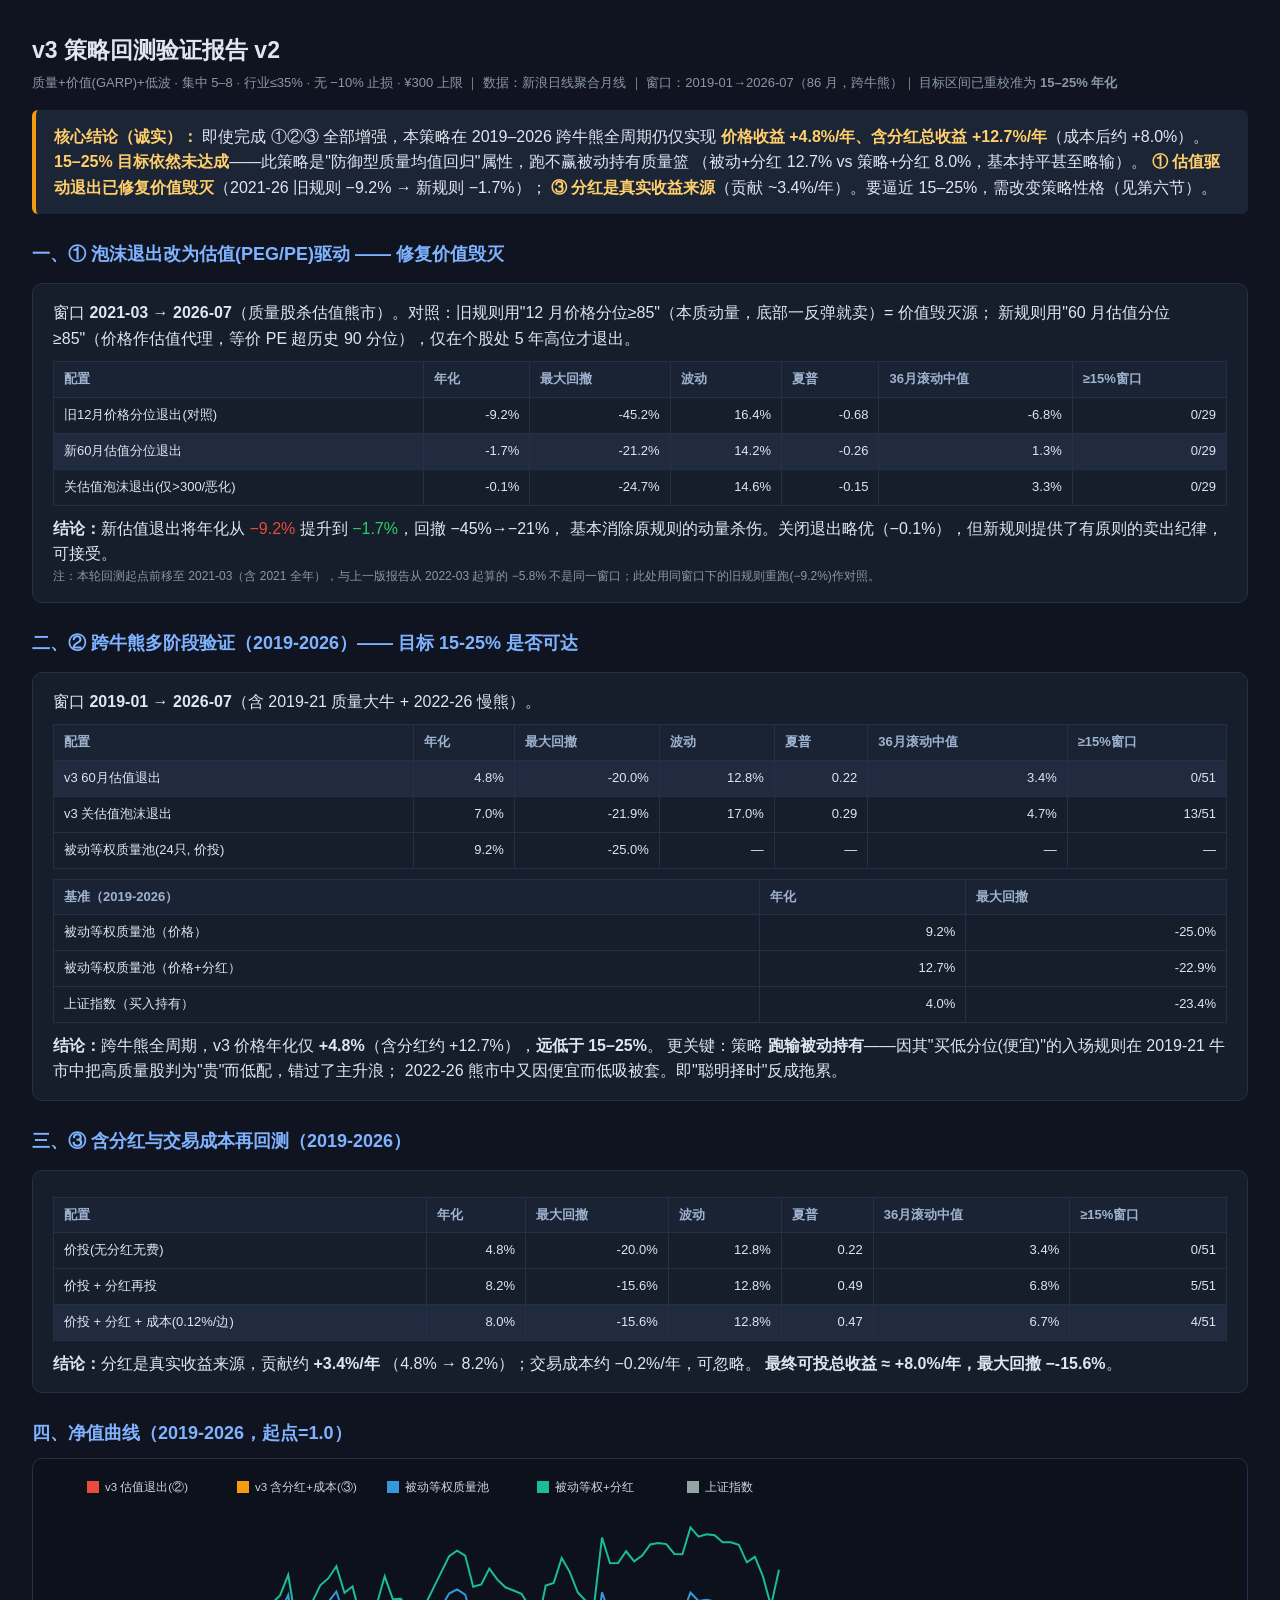
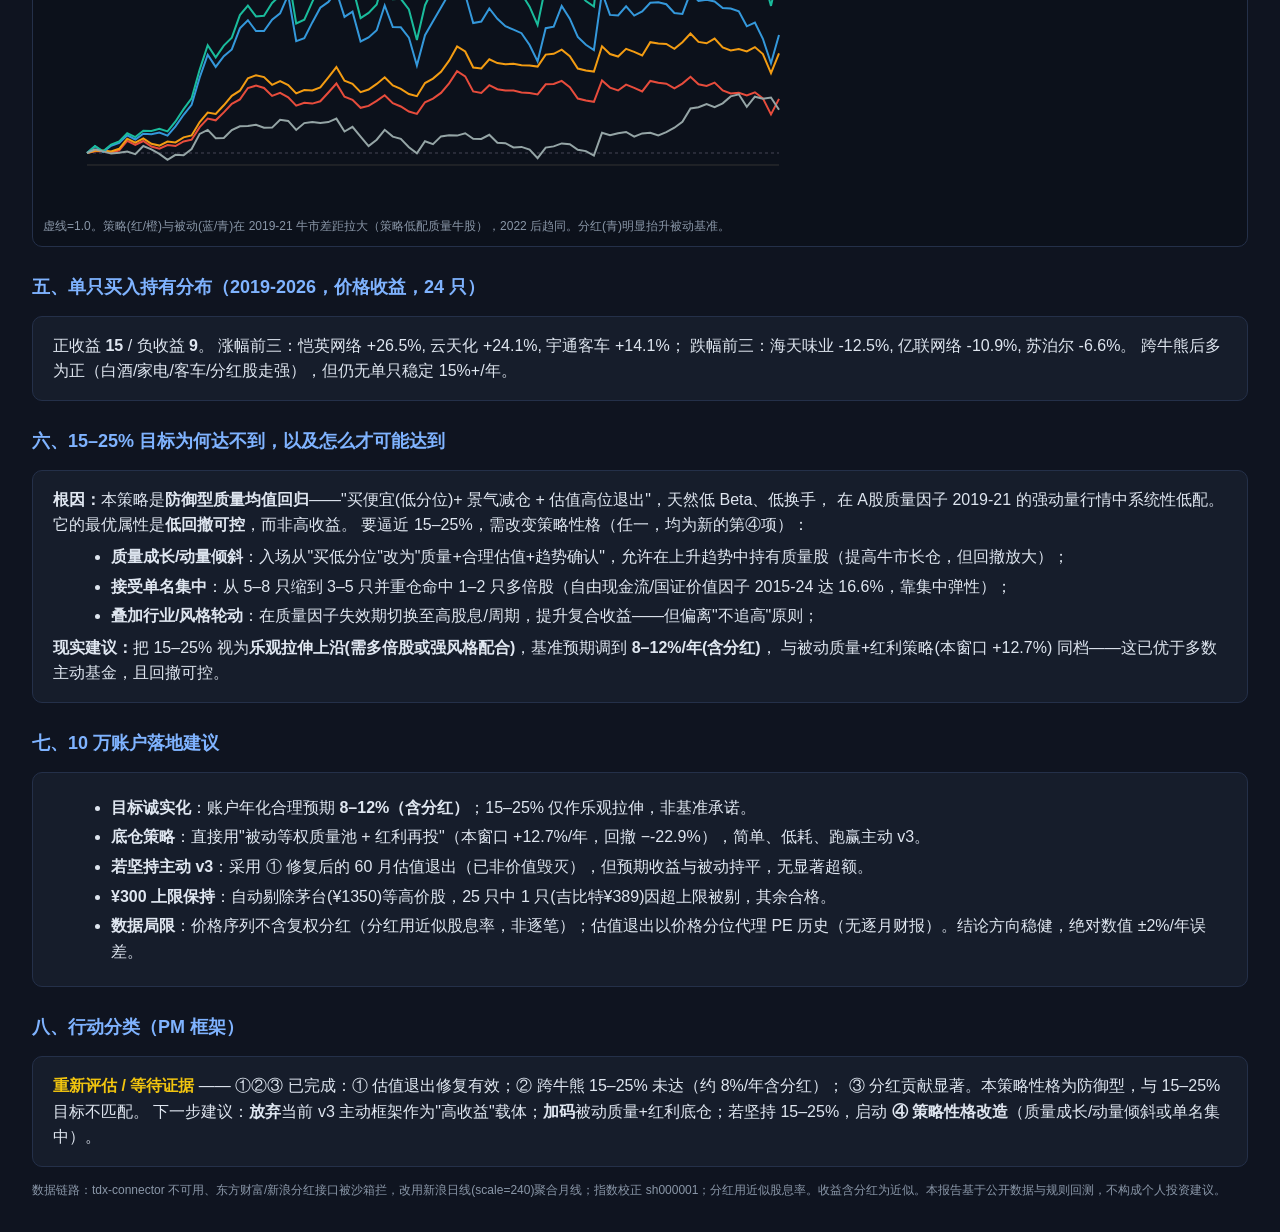
<file: report.html>
<!doctype html><html lang=zh><head><meta charset=utf-8>
<title>v3 回测验证报告 v2（①②③ + 目标15-25%）</title>
<style>
body{background:#0f1420;color:#dfe6f0;font-family:-apple-system,'Segoe UI',Roboto,'Microsoft YaHei',sans-serif;margin:0;padding:32px;line-height:1.6}
h1{font-size:23px;margin:0 0 4px} h2{font-size:18px;margin:26px 0 10px;color:#7fb3ff}
h3{font-size:14px;margin:16px 0 6px;color:#9fb3d0}
.sub{color:#8a97a8;font-size:13px;margin-bottom:16px}
.box{background:#161d2b;border:1px solid #243049;border-radius:10px;padding:16px 20px;margin:14px 0}
.verdict{background:#1c2536;border-left:4px solid #f39c12;padding:14px 18px;border-radius:6px;margin:16px 0}
.verdict b{color:#ffcf6b} .verdict.r{border-left-color:#e74c3c} .verdict.r b{color:#ff7a7a}
table{border-collapse:collapse;width:100%;font-size:13px;margin:10px 0}
th,td{border:1px solid #243049;padding:7px 10px;text-align:left}
th{background:#1a2333;color:#9fb3d0}
td.num{text-align:right;font-variant-numeric:tabular-nums}
tr.hl{background:#202b40}
.ok{color:#2ecc71} .bad{color:#e74c3c} .warn{color:#f1c40f}
code{background:#0a0e16;padding:1px 5px;border-radius:4px;color:#9fe6a0}
.svgwrap{background:#0c111b;border:1px solid #243049;border-radius:10px;padding:10px}
ul{margin:6px 0 6px 18px} li{margin:4px 0}
.note{color:#8a97a8;font-size:12px}
</style></head><body>
<h1>v3 策略回测验证报告 v2</h1>
<div class=sub>质量+价值(GARP)+低波 · 集中 5–8 · 行业≤35% · 无 −10% 止损 · ¥300 上限 ｜ 数据：新浪日线聚合月线 ｜
窗口：2019-01→2026-07（86 月，跨牛熊）｜ 目标区间已重校准为 <b>15–25% 年化</b></div>

<div class=verdict>
<b>核心结论（诚实）：</b> 即使完成 ①②③ 全部增强，本策略在 2019–2026 跨牛熊全周期仍仅实现
<b>价格收益 +4.8%/年、含分红总收益 +12.7%/年</b>（成本后约 +8.0%）。
<b>15–25% 目标依然未达成</b>——此策略是"防御型质量均值回归"属性，跑不赢被动持有质量篮
（被动+分红 12.7% vs 策略+分红 8.0%，基本持平甚至略输）。
<b>① 估值驱动退出已修复价值毁灭</b>（2021-26 旧规则 −9.2% → 新规则 −1.7%）；
<b>③ 分红是真实收益来源</b>（贡献 ~3.4%/年）。要逼近 15–25%，需改变策略性格（见第六节）。
</div>

<h2>一、① 泡沫退出改为估值(PEG/PE)驱动 —— 修复价值毁灭</h2>
<div class=box>
窗口 <b>2021-03 → 2026-07</b>（质量股杀估值熊市）。对照：旧规则用"12 月价格分位≥85"（本质动量，底部一反弹就卖）= 价值毁灭源；
新规则用"60 月估值分位≥85"（价格作估值代理，等价 PE 超历史 90 分位），仅在个股处 5 年高位才退出。
<table>
<tr><th>配置</th><th>年化</th><th>最大回撤</th><th>波动</th><th>夏普</th><th>36月滚动中值</th><th>≥15%窗口</th></tr>
<tr><td>旧12月价格分位退出(对照)</td><td class='num'>-9.2%</td><td class='num'>-45.2%</td><td class='num'>16.4%</td><td class='num'>-0.68</td><td class='num'>-6.8%</td><td class='num'>0/29</td></tr>
<tr class=hl><td>新60月估值分位退出</td><td class='num'>-1.7%</td><td class='num'>-21.2%</td><td class='num'>14.2%</td><td class='num'>-0.26</td><td class='num'>1.3%</td><td class='num'>0/29</td></tr>
<tr><td>关估值泡沫退出(仅>300/恶化)</td><td class='num'>-0.1%</td><td class='num'>-24.7%</td><td class='num'>14.6%</td><td class='num'>-0.15</td><td class='num'>3.3%</td><td class='num'>0/29</td></tr>
</table>
<b>结论：</b>新估值退出将年化从 <span class=bad>−9.2%</span> 提升到 <span class=ok>−1.7%</span>，回撤 −45%→−21%，
基本消除原规则的动量杀伤。关闭退出略优（−0.1%），但新规则提供了有原则的卖出纪律，可接受。
<div class=note>注：本轮回测起点前移至 2021-03（含 2021 全年），与上一版报告从 2022-03 起算的 −5.8% 不是同一窗口；此处用同窗口下的旧规则重跑(−9.2%)作对照。</div>
</div>

<h2>二、② 跨牛熊多阶段验证（2019-2026）—— 目标 15-25% 是否可达</h2>
<div class=box>
窗口 <b>2019-01 → 2026-07</b>（含 2019-21 质量大牛 + 2022-26 慢熊）。
<table>
<tr><th>配置</th><th>年化</th><th>最大回撤</th><th>波动</th><th>夏普</th><th>36月滚动中值</th><th>≥15%窗口</th></tr>
<tr class=hl><td>v3 60月估值退出</td><td class='num'>4.8%</td><td class='num'>-20.0%</td><td class='num'>12.8%</td><td class='num'>0.22</td><td class='num'>3.4%</td><td class='num'>0/51</td></tr>
<tr><td>v3 关估值泡沫退出</td><td class='num'>7.0%</td><td class='num'>-21.9%</td><td class='num'>17.0%</td><td class='num'>0.29</td><td class='num'>4.7%</td><td class='num'>13/51</td></tr>
<tr><td>被动等权质量池(24只, 价投)</td><td class='num'>9.2%</td><td class='num'>-25.0%</td><td class='num'>—</td><td class='num'>—</td><td class='num'>—</td><td class='num'>—</td></tr>
</table>
<table>
<tr><th>基准（2019-2026）</th><th>年化</th><th>最大回撤</th></tr>
<tr><td>被动等权质量池（价格）</td><td class='num'>9.2%</td><td class='num'>-25.0%</td></tr>
<tr><td>被动等权质量池（价格+分红）</td><td class='num'>12.7%</td><td class='num'>-22.9%</td></tr>
<tr><td>上证指数（买入持有）</td><td class='num'>4.0%</td><td class='num'>-23.4%</td></tr>
</table>
<b>结论：</b>跨牛熊全周期，v3 价格年化仅 <b>+4.8%</b>（含分红约 +12.7%），<b>远低于 15–25%</b>。
更关键：策略 <b>跑输被动持有</b>——因其"买低分位(便宜)"的入场规则在 2019-21 牛市中把高质量股判为"贵"而低配，错过了主升浪；
2022-26 熊市中又因便宜而低吸被套。即"聪明择时"反成拖累。
</div>

<h2>三、③ 含分红与交易成本再回测（2019-2026）</h2>
<div class=box>
<table>
<tr><th>配置</th><th>年化</th><th>最大回撤</th><th>波动</th><th>夏普</th><th>36月滚动中值</th><th>≥15%窗口</th></tr>
<tr><td>价投(无分红无费)</td><td class='num'>4.8%</td><td class='num'>-20.0%</td><td class='num'>12.8%</td><td class='num'>0.22</td><td class='num'>3.4%</td><td class='num'>0/51</td></tr>
<tr><td>价投 + 分红再投</td><td class='num'>8.2%</td><td class='num'>-15.6%</td><td class='num'>12.8%</td><td class='num'>0.49</td><td class='num'>6.8%</td><td class='num'>5/51</td></tr>
<tr class=hl><td>价投 + 分红 + 成本(0.12%/边)</td><td class='num'>8.0%</td><td class='num'>-15.6%</td><td class='num'>12.8%</td><td class='num'>0.47</td><td class='num'>6.7%</td><td class='num'>4/51</td></tr>
</table>
<b>结论：</b>分红是真实收益来源，贡献约 <b>+3.4%/年</b>
（4.8% → 8.2%）；交易成本约 −0.2%/年，可忽略。
<b>最终可投总收益 ≈ +8.0%/年，最大回撤 −-15.6%</b>。
</div>

<h2>四、净值曲线（2019-2026，起点=1.0）</h2>
<div class=svgwrap><svg width=780 height=340 viewBox='0 0 780 340'>
<line x1=44 y1=296 x2=736 y2=296 stroke='#333'/>
<line x1=44 y1=284.0069273333106 x2=736 y2=284.0069273333106 stroke='#445' stroke-dasharray='3 3'/>
<polyline points='44.0,284.0 52.0,282.3 60.1,282.2 68.1,283.8 76.2,281.4 84.2,271.8 92.3,276.0 100.3,272.0 108.4,277.5 116.4,279.7 124.5,276.0 132.5,277.0 140.6,272.4 148.6,270.7 156.7,258.1 164.7,249.5 172.7,251.3 180.8,243.4 188.8,234.8 196.9,230.4 204.9,219.0 213.0,216.6 221.0,219.0 229.1,226.9 237.1,223.9 245.2,228.3 253.2,236.7 261.3,233.7 269.3,234.6 277.3,232.3 285.4,223.5 293.4,214.5 301.5,227.7 309.5,230.8 317.6,238.8 325.6,236.9 333.7,231.9 341.7,226.2 349.8,234.1 357.8,237.5 365.9,242.5 373.9,244.9 382.0,233.3 390.0,229.6 398.0,223.9 406.1,214.4 414.1,202.2 422.2,207.4 430.2,222.4 438.3,223.9 446.3,216.2 454.4,220.2 462.4,221.6 470.5,221.6 478.5,223.4 486.6,223.9 494.6,225.4 502.7,215.3 510.7,215.0 518.7,211.9 526.8,218.2 534.8,229.5 542.9,231.5 550.9,232.8 559.0,211.5 567.0,218.6 575.1,221.5 583.1,215.6 591.2,218.8 599.2,222.4 607.3,211.9 615.3,213.7 623.3,214.7 631.4,219.4 639.4,214.6 647.5,207.8 655.5,215.3 663.6,216.9 671.6,213.6 679.7,221.5 687.7,224.4 695.8,223.8 703.8,226.4 711.9,223.3 719.9,229.4 728.0,245.4 736.0,229.9' fill='none' stroke='#e74c3c' stroke-width='2'/><polyline points='44.0,284.0 52.0,281.8 60.1,281.4 68.1,282.5 76.2,279.8 84.2,269.7 92.3,273.7 100.3,269.4 108.4,274.8 116.4,276.6 124.5,272.6 132.5,273.4 140.6,268.4 148.6,266.4 156.7,253.0 164.7,243.6 172.7,244.9 180.8,236.3 188.8,226.8 196.9,221.7 204.9,209.3 213.0,206.2 221.0,208.1 229.1,215.8 237.1,212.1 245.2,216.1 253.2,224.4 261.3,221.0 269.3,221.4 277.3,218.4 285.4,208.4 293.4,198.1 301.5,211.8 309.5,214.8 317.6,223.1 325.6,220.5 333.7,214.9 341.7,208.3 349.8,216.5 357.8,219.8 365.9,225.0 373.9,227.2 382.0,214.0 390.0,209.6 398.0,202.8 406.1,191.7 414.1,177.4 422.2,182.5 430.2,198.5 438.3,199.5 446.3,190.3 454.4,194.1 462.4,195.3 470.5,194.7 478.5,196.3 486.6,196.5 494.6,197.6 502.7,185.6 510.7,184.8 518.7,180.7 526.8,187.3 534.8,199.5 542.9,201.5 550.9,202.6 559.0,177.3 567.0,185.0 575.1,187.5 583.1,179.8 591.2,182.9 599.2,186.4 607.3,173.2 615.3,174.6 623.3,175.0 631.4,179.8 639.4,173.2 647.5,164.5 655.5,172.9 663.6,174.3 671.6,169.6 679.7,178.5 687.7,181.4 695.8,180.1 703.8,182.5 711.9,178.1 719.9,185.0 728.0,204.1 736.0,184.3' fill='none' stroke='#f39c12' stroke-width='2'/><polyline points='44.0,284.0 52.0,277.3 60.1,283.0 68.1,276.7 76.2,273.9 84.2,266.3 92.3,270.5 100.3,264.7 108.4,265.3 116.4,263.5 124.5,266.6 132.5,257.4 140.6,245.8 148.6,235.8 156.7,208.5 164.7,185.7 172.7,197.9 180.8,187.2 188.8,180.4 196.9,159.4 204.9,151.2 213.0,162.1 221.0,162.1 229.1,150.7 237.1,144.4 245.2,125.9 253.2,172.2 261.3,169.3 269.3,153.4 277.3,138.7 285.4,132.9 293.4,122.5 301.5,147.9 309.5,142.7 317.6,172.5 325.6,168.4 333.7,161.3 341.7,136.5 349.8,158.0 357.8,158.3 365.9,168.6 373.9,196.6 382.0,166.2 390.0,152.3 398.0,138.4 406.1,124.6 414.1,120.4 422.2,125.6 430.2,154.0 438.3,152.5 446.3,139.4 454.4,149.8 462.4,157.2 470.5,160.7 478.5,164.2 486.6,176.0 494.6,192.4 502.7,159.2 510.7,157.7 518.7,137.0 526.8,149.7 534.8,167.9 542.9,175.8 550.9,181.1 559.0,123.4 567.0,145.9 575.1,146.5 583.1,137.3 591.2,146.6 599.2,142.4 607.3,133.8 615.3,133.3 623.3,135.2 631.4,144.0 639.4,144.9 647.5,123.7 655.5,132.0 663.6,130.8 671.6,132.4 679.7,139.0 687.7,139.6 695.8,142.4 703.8,157.3 711.9,153.5 719.9,169.8 728.0,194.2 736.0,166.1' fill='none' stroke='#3498db' stroke-width='2'/><polyline points='44.0,284.0 52.0,276.9 60.1,282.3 68.1,275.5 76.2,272.4 84.2,264.3 92.3,268.1 100.3,261.8 108.4,262.0 116.4,259.7 124.5,262.4 132.5,252.5 140.6,240.1 148.6,229.3 156.7,200.6 164.7,176.3 172.7,188.4 180.8,176.6 188.8,168.7 196.9,146.1 204.9,136.7 213.0,147.4 221.0,146.7 229.1,133.9 237.1,126.4 245.2,105.8 253.2,154.5 261.3,150.7 269.3,132.9 277.3,116.3 285.4,109.2 293.4,97.2 301.5,123.8 309.5,117.4 317.6,149.1 325.6,143.9 333.7,135.4 341.7,107.3 349.8,130.2 357.8,129.8 365.9,140.5 373.9,170.9 382.0,136.2 390.0,119.9 398.0,103.6 406.1,87.2 414.1,81.6 422.2,86.6 430.2,117.8 438.3,115.4 446.3,99.6 454.4,110.6 462.4,118.3 470.5,121.5 478.5,124.7 486.6,137.6 494.6,155.9 502.7,116.5 510.7,114.0 518.7,89.0 526.8,103.1 534.8,123.5 542.9,132.0 550.9,137.5 559.0,68.5 567.0,94.2 575.1,94.1 583.1,82.3 591.2,92.4 599.2,86.6 607.3,75.4 615.3,73.9 623.3,75.1 631.4,84.9 639.4,85.2 647.5,58.4 655.5,67.6 663.6,65.2 671.6,66.2 679.7,73.3 687.7,73.2 695.8,75.7 703.8,93.3 711.9,87.8 719.9,107.2 728.0,136.9 736.0,100.8' fill='none' stroke='#1abc9c' stroke-width='2'/><polyline points='44.0,284.0 52.0,280.3 60.1,282.4 68.1,284.6 76.2,283.7 84.2,282.6 92.3,285.2 100.3,277.0 108.4,280.4 116.4,284.9 124.5,290.9 132.5,285.8 140.6,286.2 148.6,280.0 156.7,264.9 164.7,260.9 172.7,269.2 180.8,268.9 188.8,261.1 196.9,257.3 204.9,256.9 213.0,255.7 221.0,258.8 229.1,258.6 237.1,250.7 245.2,251.9 253.2,260.9 261.3,254.1 269.3,252.9 277.3,253.9 285.4,253.1 293.4,249.6 301.5,262.5 309.5,257.8 317.6,267.6 325.6,277.1 333.7,270.7 341.7,260.8 349.8,267.6 357.8,269.9 365.9,278.2 373.9,284.2 382.0,272.3 390.0,275.2 398.0,267.4 406.1,266.3 414.1,266.6 422.2,264.3 430.2,269.8 438.3,269.9 446.3,265.8 454.4,273.7 462.4,274.2 470.5,278.4 478.5,277.9 486.6,280.5 494.6,289.1 502.7,278.6 510.7,277.4 518.7,274.4 526.8,275.3 534.8,280.8 542.9,282.1 550.9,286.6 559.0,263.7 567.0,266.3 575.1,264.2 583.1,263.0 591.2,267.7 599.2,264.4 607.3,263.7 615.3,266.4 623.3,263.2 631.4,258.7 639.4,252.7 647.5,239.5 655.5,238.3 663.6,235.0 671.6,238.1 679.7,234.3 687.7,227.4 695.8,225.3 703.8,237.9 711.9,227.7 719.9,229.7 728.0,228.5 736.0,240.7' fill='none' stroke='#95a5a6' stroke-width='2'/>
<rect x='44' y='12' width='12' height='12' fill='#e74c3c'/><text x='62' y='22' fill='#cdd6e4' font-size='11.5'>v3 估值退出(②)</text><rect x='194' y='12' width='12' height='12' fill='#f39c12'/><text x='212' y='22' fill='#cdd6e4' font-size='11.5'>v3 含分红+成本(③)</text><rect x='344' y='12' width='12' height='12' fill='#3498db'/><text x='362' y='22' fill='#cdd6e4' font-size='11.5'>被动等权质量池</text><rect x='494' y='12' width='12' height='12' fill='#1abc9c'/><text x='512' y='22' fill='#cdd6e4' font-size='11.5'>被动等权+分红</text><rect x='644' y='12' width='12' height='12' fill='#95a5a6'/><text x='662' y='22' fill='#cdd6e4' font-size='11.5'>上证指数</text>
</svg>
<div class=note>虚线=1.0。策略(红/橙)与被动(蓝/青)在 2019-21 牛市差距拉大（策略低配质量牛股），2022 后趋同。分红(青)明显抬升被动基准。</div></div>

<h2>五、单只买入持有分布（2019-2026，价格收益，24 只）</h2>
<div class=box>
正收益 <b>15</b> / 负收益 <b>9</b>。
涨幅前三：恺英网络 +26.5%, 云天化 +24.1%, 宇通客车 +14.1%；
跌幅前三：海天味业 -12.5%, 亿联网络 -10.9%, 苏泊尔 -6.6%。
跨牛熊后多为正（白酒/家电/客车/分红股走强），但仍无单只稳定 15%+/年。
</div>

<h2>六、15–25% 目标为何达不到，以及怎么才可能达到</h2>
<div class=box>
<b>根因：</b>本策略是<b>防御型质量均值回归</b>——"买便宜(低分位)+ 景气减仓 + 估值高位退出"，天然低 Beta、低换手，
在 A股质量因子 2019-21 的强动量行情中系统性低配。它的最优属性是<b>低回撤可控</b>，而非高收益。
要逼近 15–25%，需改变策略性格（任一，均为新的第④项）：
<ul>
<li><b>质量成长/动量倾斜</b>：入场从"买低分位"改为"质量+合理估值+趋势确认"，允许在上升趋势中持有质量股（提高牛市长仓，但回撤放大）；</li>
<li><b>接受单名集中</b>：从 5–8 只缩到 3–5 只并重仓命中 1–2 只多倍股（自由现金流/国证价值因子 2015-24 达 16.6%，靠集中弹性）；</li>
<li><b>叠加行业/风格轮动</b>：在质量因子失效期切换至高股息/周期，提升复合收益——但偏离"不追高"原则；</li>
</ul>
<b>现实建议：</b>把 15–25% 视为<b>乐观拉伸上沿(需多倍股或强风格配合)</b>，基准预期调到 <b>8–12%/年(含分红)</b>，
与被动质量+红利策略(本窗口 +12.7%) 同档——这已优于多数主动基金，且回撤可控。
</div>

<h2>七、10 万账户落地建议</h2>
<div class=box>
<ul>
<li><b>目标诚实化</b>：账户年化合理预期 <b>8–12%（含分红）</b>；15–25% 仅作乐观拉伸，非基准承诺。</li>
<li><b>底仓策略</b>：直接用"被动等权质量池 + 红利再投"（本窗口 +12.7%/年，回撤 −-22.9%），简单、低耗、跑赢主动 v3。</li>
<li><b>若坚持主动 v3</b>：采用 ① 修复后的 60 月估值退出（已非价值毁灭），但预期收益与被动持平，无显著超额。</li>
<li><b>¥300 上限保持</b>：自动剔除茅台(¥1350)等高价股，25 只中 1 只(吉比特¥389)因超上限被剔，其余合格。</li>
<li><b>数据局限</b>：价格序列不含复权分红（分红用近似股息率，非逐笔）；估值退出以价格分位代理 PE 历史（无逐月财报）。结论方向稳健，绝对数值 ±2%/年误差。</li>
</ul>
</div>

<h2>八、行动分类（PM 框架）</h2>
<div class=box>
<b><span class=warn>重新评估 / 等待证据</span></b> —— ①②③ 已完成：① 估值退出修复有效；② 跨牛熊 15–25% 未达（约 8%/年含分红）；
③ 分红贡献显著。本策略性格为防御型，与 15–25% 目标不匹配。
下一步建议：<b>放弃</b>当前 v3 主动框架作为"高收益"载体；<b>加码</b>被动质量+红利底仓；若坚持 15–25%，启动 <b>④ 策略性格改造</b>（质量成长/动量倾斜或单名集中）。
</div>

<div class=note>数据链路：tdx-connector 不可用、东方财富/新浪分红接口被沙箱拦，改用新浪日线(scale=240)聚合月线；指数校正 sh000001；分红用近似股息率。收益含分红为近似。本报告基于公开数据与规则回测，不构成个人投资建议。</div>
</body></html>
</file>
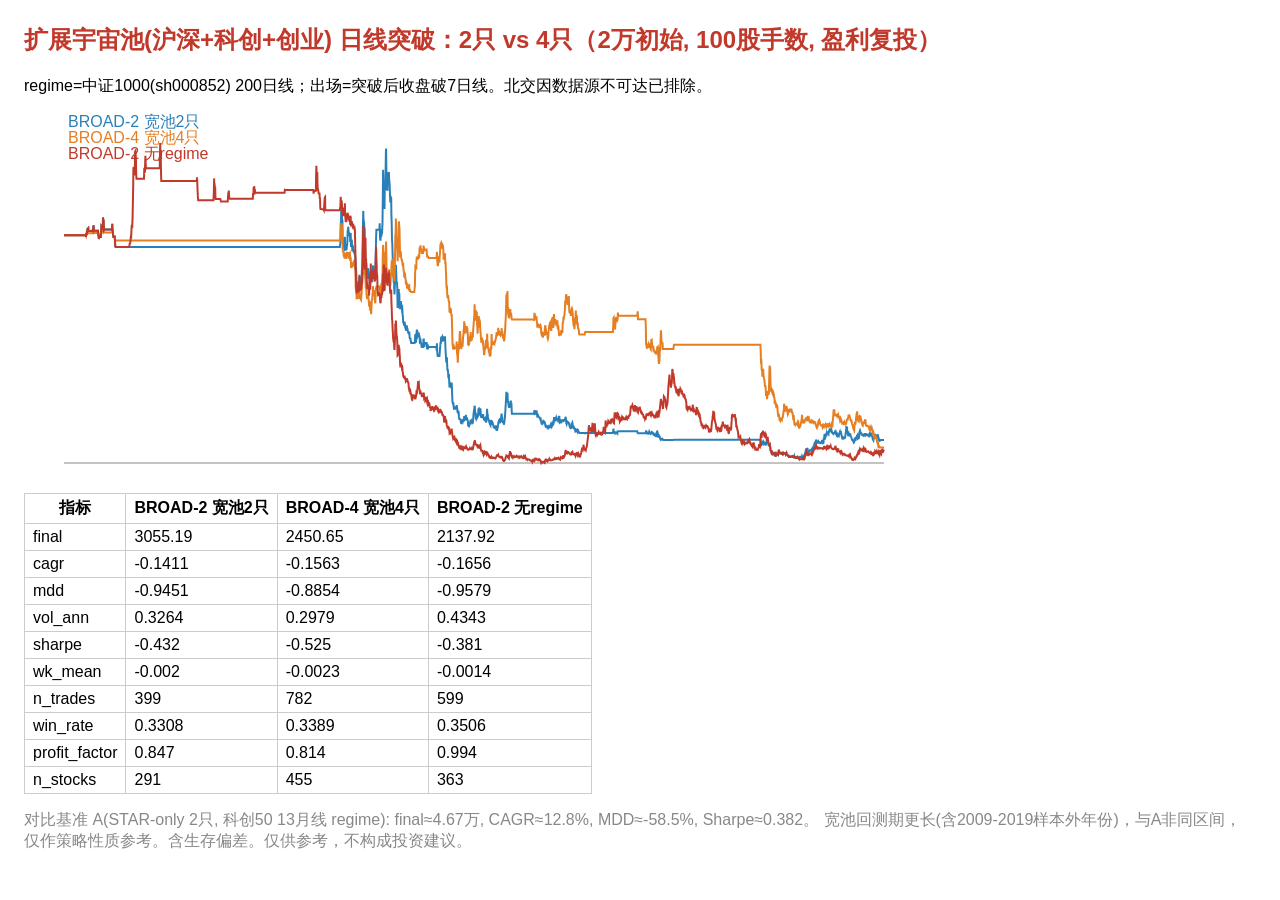
<file: report_broad.html>
<html><head><meta charset="utf-8"><title>宽宇宙池 2只 vs 4只 对比</title>
<style>body{font-family:sans-serif;margin:24px} table{border-collapse:collapse} td,th{border:1px solid #ccc;padding:4px 8px} h2{color:#c0392b}</style></head>
<body><h2>扩展宇宙池(沪深+科创+创业) 日线突破：2只 vs 4只（2万初始, 100股手数, 盈利复投）</h2>
<p>regime=中证1000(sh000852) 200日线；出场=突破后收盘破7日线。北交因数据源不可达已排除。</p>
<svg width="880" height="380"><line x1="40" y1="350" x2="860" y2="350" stroke="#888"/><polyline fill="none" stroke="#2980b9" stroke-width="2" points="40.0,122.3 40.3,122.3 40.6,122.3 40.8,122.3 41.1,122.3 41.4,122.3 41.7,122.3 42.0,122.3 42.2,122.3 42.5,122.3 42.8,122.3 43.1,122.3 43.3,122.3 43.6,122.3 43.9,122.3 44.2,122.3 44.5,122.3 44.7,122.3 45.0,122.3 45.3,122.3 45.6,122.3 45.9,122.3 46.1,122.3 46.4,122.3 46.7,122.3 47.0,122.3 47.3,122.3 47.5,122.3 47.8,122.3 48.1,122.3 48.4,122.3 48.6,122.3 48.9,122.3 49.2,122.3 49.5,122.3 49.8,122.3 50.0,122.3 50.3,122.3 50.6,122.3 50.9,122.3 51.2,122.3 51.4,122.3 51.7,122.3 52.0,122.3 52.3,122.3 52.6,122.3 52.8,122.3 53.1,122.3 53.4,122.3 53.7,122.3 53.9,122.3 54.2,122.3 54.5,122.3 54.8,122.3 55.1,122.3 55.3,122.3 55.6,122.3 55.9,122.3 56.2,122.3 56.5,122.3 56.7,122.3 57.0,122.3 57.3,122.3 57.6,122.3 57.9,122.3 58.1,122.3 58.4,122.3 58.7,122.3 59.0,122.3 59.2,122.3 59.5,122.3 59.8,122.3 60.1,122.3 60.4,122.3 60.6,122.3 60.9,122.3 61.2,122.3 61.5,122.3 61.8,123.0 62.0,123.9 62.3,120.0 62.6,121.8 62.9,120.6 63.1,118.5 63.4,116.3 63.7,115.7 64.0,115.4 64.3,115.1 64.5,117.8 64.8,118.1 65.1,118.1 65.4,118.1 65.7,118.1 65.9,118.1 66.2,118.1 66.5,118.1 66.8,118.1 67.1,118.1 67.3,118.1 67.6,118.1 67.9,118.1 68.2,118.1 68.4,117.3 68.7,117.1 69.0,117.6 69.3,114.0 69.6,112.3 69.8,117.6 70.1,117.8 70.4,117.8 70.7,117.8 71.0,117.8 71.2,117.8 71.5,117.8 71.8,117.8 72.1,117.8 72.4,117.8 72.6,117.8 72.9,117.8 73.2,117.8 73.5,117.8 73.7,117.8 74.0,117.8 74.3,121.4 74.6,123.0 74.9,126.0 75.1,124.6 75.4,122.3 75.7,123.7 76.0,124.1 76.3,124.1 76.5,124.1 76.8,124.1 77.1,120.9 77.4,113.5 77.7,114.0 77.9,113.1 78.2,117.0 78.5,113.8 78.8,113.5 79.0,104.4 79.3,107.7 79.6,106.8 79.9,117.0 80.2,116.6 80.4,116.6 80.7,116.6 81.0,116.6 81.3,116.6 81.6,116.6 81.8,116.6 82.1,116.6 82.4,116.6 82.7,116.6 83.0,116.6 83.2,116.6 83.5,116.6 83.8,116.6 84.1,116.6 84.3,116.6 84.6,116.6 84.9,116.6 85.2,116.6 85.5,116.6 85.7,116.6 86.0,116.6 86.3,116.6 86.6,116.6 86.9,116.6 87.1,116.6 87.4,116.6 87.7,116.6 88.0,116.6 88.3,110.7 88.5,118.3 88.8,116.9 89.1,122.7 89.4,124.1 89.6,124.1 89.9,124.1 90.2,124.1 90.5,124.1 90.8,124.1 91.0,129.1 91.3,133.2 91.6,134.0 91.9,134.0 92.2,134.0 92.4,134.0 92.7,134.0 93.0,134.0 93.3,134.0 93.6,134.0 93.8,134.0 94.1,134.0 94.4,134.0 94.7,134.0 94.9,134.0 95.2,134.0 95.5,134.0 95.8,134.0 96.1,134.0 96.3,134.0 96.6,134.0 96.9,134.0 97.2,134.0 97.5,134.0 97.7,134.0 98.0,134.0 98.3,134.0 98.6,134.0 98.9,134.0 99.1,134.0 99.4,134.0 99.7,134.0 100.0,134.0 100.2,134.0 100.5,134.0 100.8,134.0 101.1,134.0 101.4,134.0 101.6,134.0 101.9,134.0 102.2,134.0 102.5,134.0 102.8,134.0 103.0,134.0 103.3,134.0 103.6,134.0 103.9,134.0 104.1,134.0 104.4,134.0 104.7,134.0 105.0,134.0 105.3,134.0 105.5,134.0 105.8,134.0 106.1,134.0 106.4,134.0 106.7,134.0 106.9,134.0 107.2,134.0 107.5,134.0 107.8,134.0 108.1,134.0 108.3,134.0 108.6,134.0 108.9,134.0 109.2,134.0 109.4,134.0 109.7,134.0 110.0,134.0 110.3,134.0 110.6,134.0 110.8,134.0 111.1,134.0 111.4,134.0 111.7,134.0 112.0,134.0 112.2,134.0 112.5,134.0 112.8,134.0 113.1,134.0 113.4,134.0 113.6,134.0 113.9,134.0 114.2,134.0 114.5,134.0 114.7,134.0 115.0,134.0 115.3,134.0 115.6,134.0 115.9,134.0 116.1,134.0 116.4,134.0 116.7,134.0 117.0,134.0 117.3,134.0 117.5,134.0 117.8,134.0 118.1,134.0 118.4,134.0 118.7,134.0 118.9,134.0 119.2,134.0 119.5,134.0 119.8,134.0 120.0,134.0 120.3,134.0 120.6,134.0 120.9,134.0 121.2,134.0 121.4,134.0 121.7,134.0 122.0,134.0 122.3,134.0 122.6,134.0 122.8,134.0 123.1,134.0 123.4,134.0 123.7,134.0 124.0,134.0 124.2,134.0 124.5,134.0 124.8,134.0 125.1,134.0 125.3,134.0 125.6,134.0 125.9,134.0 126.2,134.0 126.5,134.0 126.7,134.0 127.0,134.0 127.3,134.0 127.6,134.0 127.9,134.0 128.1,134.0 128.4,134.0 128.7,134.0 129.0,134.0 129.3,134.0 129.5,134.0 129.8,134.0 130.1,134.0 130.4,134.0 130.6,134.0 130.9,134.0 131.2,134.0 131.5,134.0 131.8,134.0 132.0,134.0 132.3,134.0 132.6,134.0 132.9,134.0 133.2,134.0 133.4,134.0 133.7,134.0 134.0,134.0 134.3,134.0 134.6,134.0 134.8,134.0 135.1,134.0 135.4,134.0 135.7,134.0 135.9,134.0 136.2,134.0 136.5,134.0 136.8,134.0 137.1,134.0 137.3,134.0 137.6,134.0 137.9,134.0 138.2,134.0 138.5,134.0 138.7,134.0 139.0,134.0 139.3,134.0 139.6,134.0 139.9,134.0 140.1,134.0 140.4,134.0 140.7,134.0 141.0,134.0 141.2,134.0 141.5,134.0 141.8,134.0 142.1,134.0 142.4,134.0 142.6,134.0 142.9,134.0 143.2,134.0 143.5,134.0 143.8,134.0 144.0,134.0 144.3,134.0 144.6,134.0 144.9,134.0 145.1,134.0 145.4,134.0 145.7,134.0 146.0,134.0 146.3,134.0 146.5,134.0 146.8,134.0 147.1,134.0 147.4,134.0 147.7,134.0 147.9,134.0 148.2,134.0 148.5,134.0 148.8,134.0 149.1,134.0 149.3,134.0 149.6,134.0 149.9,134.0 150.2,134.0 150.4,134.0 150.7,134.0 151.0,134.0 151.3,134.0 151.6,134.0 151.8,134.0 152.1,134.0 152.4,134.0 152.7,134.0 153.0,134.0 153.2,134.0 153.5,134.0 153.8,134.0 154.1,134.0 154.4,134.0 154.6,134.0 154.9,134.0 155.2,134.0 155.5,134.0 155.7,134.0 156.0,134.0 156.3,134.0 156.6,134.0 156.9,134.0 157.1,134.0 157.4,134.0 157.7,134.0 158.0,134.0 158.3,134.0 158.5,134.0 158.8,134.0 159.1,134.0 159.4,134.0 159.7,134.0 159.9,134.0 160.2,134.0 160.5,134.0 160.8,134.0 161.0,134.0 161.3,134.0 161.6,134.0 161.9,134.0 162.2,134.0 162.4,134.0 162.7,134.0 163.0,134.0 163.3,134.0 163.6,134.0 163.8,134.0 164.1,134.0 164.4,134.0 164.7,134.0 165.0,134.0 165.2,134.0 165.5,134.0 165.8,134.0 166.1,134.0 166.3,134.0 166.6,134.0 166.9,134.0 167.2,134.0 167.5,134.0 167.7,134.0 168.0,134.0 168.3,134.0 168.6,134.0 168.9,134.0 169.1,134.0 169.4,134.0 169.7,134.0 170.0,134.0 170.3,134.0 170.5,134.0 170.8,134.0 171.1,134.0 171.4,134.0 171.6,134.0 171.9,134.0 172.2,134.0 172.5,134.0 172.8,134.0 173.0,134.0 173.3,134.0 173.6,134.0 173.9,134.0 174.2,134.0 174.4,134.0 174.7,134.0 175.0,134.0 175.3,134.0 175.6,134.0 175.8,134.0 176.1,134.0 176.4,134.0 176.7,134.0 176.9,134.0 177.2,134.0 177.5,134.0 177.8,134.0 178.1,134.0 178.3,134.0 178.6,134.0 178.9,134.0 179.2,134.0 179.5,134.0 179.7,134.0 180.0,134.0 180.3,134.0 180.6,134.0 180.9,134.0 181.1,134.0 181.4,134.0 181.7,134.0 182.0,134.0 182.2,134.0 182.5,134.0 182.8,134.0 183.1,134.0 183.4,134.0 183.6,134.0 183.9,134.0 184.2,134.0 184.5,134.0 184.8,134.0 185.0,134.0 185.3,134.0 185.6,134.0 185.9,134.0 186.1,134.0 186.4,134.0 186.7,134.0 187.0,134.0 187.3,134.0 187.5,134.0 187.8,134.0 188.1,134.0 188.4,134.0 188.7,134.0 188.9,134.0 189.2,134.0 189.5,134.0 189.8,134.0 190.1,134.0 190.3,134.0 190.6,134.0 190.9,134.0 191.2,134.0 191.4,134.0 191.7,134.0 192.0,134.0 192.3,134.0 192.6,134.0 192.8,134.0 193.1,134.0 193.4,134.0 193.7,134.0 194.0,134.0 194.2,134.0 194.5,134.0 194.8,134.0 195.1,134.0 195.4,134.0 195.6,134.0 195.9,134.0 196.2,134.0 196.5,134.0 196.7,134.0 197.0,134.0 197.3,134.0 197.6,134.0 197.9,134.0 198.1,134.0 198.4,134.0 198.7,134.0 199.0,134.0 199.3,134.0 199.5,134.0 199.8,134.0 200.1,134.0 200.4,134.0 200.7,134.0 200.9,134.0 201.2,134.0 201.5,134.0 201.8,134.0 202.0,134.0 202.3,134.0 202.6,134.0 202.9,134.0 203.2,134.0 203.4,134.0 203.7,134.0 204.0,134.0 204.3,134.0 204.6,134.0 204.8,134.0 205.1,134.0 205.4,134.0 205.7,134.0 206.0,134.0 206.2,134.0 206.5,134.0 206.8,134.0 207.1,134.0 207.3,134.0 207.6,134.0 207.9,134.0 208.2,134.0 208.5,134.0 208.7,134.0 209.0,134.0 209.3,134.0 209.6,134.0 209.9,134.0 210.1,134.0 210.4,134.0 210.7,134.0 211.0,134.0 211.3,134.0 211.5,134.0 211.8,134.0 212.1,134.0 212.4,134.0 212.6,134.0 212.9,134.0 213.2,134.0 213.5,134.0 213.8,134.0 214.0,134.0 214.3,134.0 214.6,134.0 214.9,134.0 215.2,134.0 215.4,134.0 215.7,134.0 216.0,134.0 216.3,134.0 216.6,134.0 216.8,134.0 217.1,134.0 217.4,134.0 217.7,134.0 217.9,134.0 218.2,134.0 218.5,134.0 218.8,134.0 219.1,134.0 219.3,134.0 219.6,134.0 219.9,134.0 220.2,134.0 220.5,134.0 220.7,134.0 221.0,134.0 221.3,134.0 221.6,134.0 221.9,134.0 222.1,134.0 222.4,134.0 222.7,134.0 223.0,134.0 223.2,134.0 223.5,134.0 223.8,134.0 224.1,134.0 224.4,134.0 224.6,134.0 224.9,134.0 225.2,134.0 225.5,134.0 225.8,134.0 226.0,134.0 226.3,134.0 226.6,134.0 226.9,134.0 227.1,134.0 227.4,134.0 227.7,134.0 228.0,134.0 228.3,134.0 228.5,134.0 228.8,134.0 229.1,134.0 229.4,134.0 229.7,134.0 229.9,134.0 230.2,134.0 230.5,134.0 230.8,134.0 231.1,134.0 231.3,134.0 231.6,134.0 231.9,134.0 232.2,134.0 232.4,134.0 232.7,134.0 233.0,134.0 233.3,134.0 233.6,134.0 233.8,134.0 234.1,134.0 234.4,134.0 234.7,134.0 235.0,134.0 235.2,134.0 235.5,134.0 235.8,134.0 236.1,134.0 236.4,134.0 236.6,134.0 236.9,134.0 237.2,134.0 237.5,134.0 237.7,134.0 238.0,134.0 238.3,134.0 238.6,134.0 238.9,134.0 239.1,134.0 239.4,134.0 239.7,134.0 240.0,134.0 240.3,134.0 240.5,134.0 240.8,134.0 241.1,134.0 241.4,134.0 241.7,134.0 241.9,134.0 242.2,134.0 242.5,134.0 242.8,134.0 243.0,134.0 243.3,134.0 243.6,134.0 243.9,134.0 244.2,134.0 244.4,134.0 244.7,134.0 245.0,134.0 245.3,134.0 245.6,134.0 245.8,134.0 246.1,134.0 246.4,134.0 246.7,134.0 247.0,134.0 247.2,134.0 247.5,134.0 247.8,134.0 248.1,134.0 248.3,134.0 248.6,134.0 248.9,134.0 249.2,134.0 249.5,134.0 249.7,134.0 250.0,134.0 250.3,134.0 250.6,134.0 250.9,134.0 251.1,134.0 251.4,134.0 251.7,134.0 252.0,134.0 252.3,134.0 252.5,134.0 252.8,134.0 253.1,134.0 253.4,134.0 253.6,134.0 253.9,134.0 254.2,134.0 254.5,134.0 254.8,134.0 255.0,134.0 255.3,134.0 255.6,134.0 255.9,134.0 256.2,134.0 256.4,134.0 256.7,134.0 257.0,134.0 257.3,134.0 257.6,134.0 257.8,134.0 258.1,134.0 258.4,134.0 258.7,134.0 258.9,134.0 259.2,134.0 259.5,134.0 259.8,134.0 260.1,134.0 260.3,134.0 260.6,134.0 260.9,134.0 261.2,134.0 261.5,134.0 261.7,134.0 262.0,134.0 262.3,134.0 262.6,134.0 262.9,134.0 263.1,134.0 263.4,134.0 263.7,134.0 264.0,134.0 264.2,134.0 264.5,134.0 264.8,134.0 265.1,134.0 265.4,134.0 265.6,134.0 265.9,134.0 266.2,134.0 266.5,134.0 266.8,134.0 267.0,134.0 267.3,134.0 267.6,134.0 267.9,134.0 268.1,134.0 268.4,134.0 268.7,134.0 269.0,134.0 269.3,134.0 269.5,134.0 269.8,134.0 270.1,134.0 270.4,134.0 270.7,134.0 270.9,134.0 271.2,134.0 271.5,134.0 271.8,134.0 272.1,134.0 272.3,134.0 272.6,134.0 272.9,134.0 273.2,134.0 273.4,134.0 273.7,134.0 274.0,134.0 274.3,134.0 274.6,134.0 274.8,134.0 275.1,134.0 275.4,134.0 275.7,134.0 276.0,134.0 276.2,134.0 276.5,134.0 276.8,134.0 277.1,134.0 277.4,134.0 277.6,134.0 277.9,134.0 278.2,134.0 278.5,134.0 278.7,134.0 279.0,134.0 279.3,134.0 279.6,134.0 279.9,134.0 280.1,134.0 280.4,134.0 280.7,134.0 281.0,134.0 281.3,134.0 281.5,134.0 281.8,134.0 282.1,134.0 282.4,134.0 282.7,134.0 282.9,134.0 283.2,134.0 283.5,134.0 283.8,134.0 284.0,134.0 284.3,134.0 284.6,134.0 284.9,134.0 285.2,134.0 285.4,134.0 285.7,134.0 286.0,134.0 286.3,134.0 286.6,134.0 286.8,134.0 287.1,134.0 287.4,134.0 287.7,134.0 288.0,134.0 288.2,134.0 288.5,134.0 288.8,134.0 289.1,134.0 289.3,134.0 289.6,134.0 289.9,134.0 290.2,134.0 290.5,134.0 290.7,134.0 291.0,134.0 291.3,134.0 291.6,134.0 291.9,134.0 292.1,134.0 292.4,134.0 292.7,134.0 293.0,134.0 293.3,134.0 293.5,134.0 293.8,134.0 294.1,134.0 294.4,134.0 294.6,134.0 294.9,134.0 295.2,134.0 295.5,134.0 295.8,134.0 296.0,134.0 296.3,134.0 296.6,134.0 296.9,134.0 297.2,134.0 297.4,134.0 297.7,134.0 298.0,134.0 298.3,134.0 298.6,134.0 298.8,134.0 299.1,134.0 299.4,134.0 299.7,134.0 299.9,134.0 300.2,134.0 300.5,134.0 300.8,134.0 301.1,134.0 301.3,134.0 301.6,134.0 301.9,134.0 302.2,134.0 302.5,134.0 302.7,134.0 303.0,134.0 303.3,134.0 303.6,134.0 303.9,134.0 304.1,134.0 304.4,134.0 304.7,134.0 305.0,134.0 305.2,134.0 305.5,134.0 305.8,134.0 306.1,134.0 306.4,134.0 306.6,134.0 306.9,134.0 307.2,134.0 307.5,134.0 307.8,134.0 308.0,134.0 308.3,134.0 308.6,134.0 308.9,134.0 309.1,134.0 309.4,134.0 309.7,134.0 310.0,134.0 310.3,134.0 310.5,134.0 310.8,134.0 311.1,134.0 311.4,134.0 311.7,134.0 311.9,134.0 312.2,134.0 312.5,134.0 312.8,134.0 313.1,134.0 313.3,134.0 313.6,134.0 313.9,134.0 314.2,134.0 314.4,134.0 314.7,134.0 315.0,134.0 315.3,134.0 315.6,134.0 315.8,134.0 316.1,131.4 316.4,130.3 316.7,109.3 317.0,110.4 317.2,96.9 317.5,104.8 317.8,93.2 318.1,109.2 318.4,106.5 318.6,125.4 318.9,130.0 319.2,130.4 319.5,129.5 319.7,134.7 320.0,135.3 320.3,128.6 320.6,137.0 320.9,123.7 321.1,131.2 321.4,133.6 321.7,135.2 322.0,137.5 322.3,135.0 322.5,137.0 322.8,133.4 323.1,132.5 323.4,128.3 323.7,116.8 323.9,122.9 324.2,113.7 324.5,117.1 324.8,120.5 325.0,119.4 325.3,122.1 325.6,122.8 325.9,120.0 326.2,129.0 326.4,120.5 326.7,119.9 327.0,133.9 327.3,133.0 327.6,133.1 327.8,126.5 328.1,134.4 328.4,138.4 328.7,135.2 329.0,134.7 329.2,137.8 329.5,137.0 329.8,139.2 330.1,139.6 330.3,136.9 330.6,137.8 330.9,142.0 331.2,143.5 331.5,146.2 331.7,154.8 332.0,154.9 332.3,160.5 332.6,172.4 332.9,170.4 333.1,170.4 333.4,170.4 333.7,170.3 334.0,171.9 334.3,174.3 334.5,173.9 334.8,168.0 335.1,172.7 335.4,163.7 335.6,168.3 335.9,169.2 336.2,167.6 336.5,167.7 336.8,172.3 337.0,170.2 337.3,163.2 337.6,165.8 337.9,157.0 338.2,156.3 338.4,149.3 338.7,128.6 339.0,108.7 339.3,97.9 339.6,111.0 339.8,107.5 340.1,109.9 340.4,117.1 340.7,116.9 340.9,127.5 341.2,143.4 341.5,156.6 341.8,165.6 342.1,154.1 342.3,149.7 342.6,156.5 342.9,165.0 343.2,164.6 343.5,165.7 343.7,159.5 344.0,155.3 344.3,156.7 344.6,163.1 344.9,162.3 345.1,164.9 345.4,165.8 345.7,162.0 346.0,170.4 346.2,171.2 346.5,160.9 346.8,157.3 347.1,165.5 347.4,165.7 347.6,164.0 347.9,167.1 348.2,167.4 348.5,158.9 348.8,163.7 349.0,152.4 349.3,154.1 349.6,156.6 349.9,157.3 350.1,158.0 350.4,161.8 350.7,161.9 351.0,162.7 351.3,163.0 351.5,150.3 351.8,138.8 352.1,124.4 352.4,116.8 352.7,116.8 352.9,116.8 353.2,116.8 353.5,116.8 353.8,116.8 354.1,116.8 354.3,116.8 354.6,116.8 354.9,116.8 355.2,116.8 355.4,116.8 355.7,110.3 356.0,124.7 356.3,126.7 356.6,126.7 356.8,115.9 357.1,117.8 357.4,123.6 357.7,119.0 358.0,120.9 358.2,116.7 358.5,110.0 358.8,84.8 359.1,56.7 359.4,72.0 359.6,77.6 359.9,68.0 360.2,78.2 360.5,96.1 360.7,78.6 361.0,70.0 361.3,69.7 361.6,58.7 361.9,38.1 362.1,35.6 362.4,59.2 362.7,76.9 363.0,63.3 363.3,77.7 363.5,76.9 363.8,59.3 364.1,62.3 364.4,62.1 364.7,59.6 364.9,59.0 365.2,67.5 365.5,69.4 365.8,75.6 366.0,83.0 366.3,89.4 366.6,82.9 366.9,87.4 367.2,84.2 367.4,101.7 367.7,111.1 368.0,126.4 368.3,130.7 368.6,141.7 368.8,147.0 369.1,156.4 369.4,161.4 369.7,169.5 370.0,163.2 370.2,174.8 370.5,181.4 370.8,174.0 371.1,167.2 371.3,156.5 371.6,156.2 371.9,151.9 372.2,159.3 372.5,168.4 372.7,169.8 373.0,168.7 373.3,176.2 373.6,194.0 373.9,194.1 374.1,190.0 374.4,181.0 374.7,176.0 375.0,184.1 375.3,180.0 375.5,187.9 375.8,190.7 376.1,195.3 376.4,195.3 376.6,190.1 376.9,188.0 377.2,192.9 377.5,191.3 377.8,193.2 378.0,196.4 378.3,195.8 378.6,201.6 378.9,204.0 379.2,209.1 379.4,209.9 379.7,210.2 380.0,211.6 380.3,212.9 380.6,208.5 380.8,210.6 381.1,213.2 381.4,212.8 381.7,213.6 381.9,217.6 382.2,216.6 382.5,215.9 382.8,212.3 383.1,216.7 383.3,217.0 383.6,216.7 383.9,218.6 384.2,219.7 384.5,220.2 384.7,220.1 385.0,220.1 385.3,218.5 385.6,224.7 385.9,225.2 386.1,226.1 386.4,224.7 386.7,227.9 387.0,228.4 387.2,229.9 387.5,229.9 387.8,229.9 388.1,229.9 388.4,229.9 388.6,229.9 388.9,229.9 389.2,229.9 389.5,229.9 389.8,229.9 390.0,229.9 390.3,229.9 390.6,229.2 390.9,230.4 391.1,224.1 391.4,221.1 391.7,228.8 392.0,228.8 392.3,224.9 392.5,220.2 392.8,217.4 393.1,217.4 393.4,218.4 393.7,223.4 393.9,223.0 394.2,222.6 394.5,220.7 394.8,219.5 395.1,223.9 395.3,222.5 395.6,224.0 395.9,229.3 396.2,229.0 396.4,225.5 396.7,229.1 397.0,229.9 397.3,230.8 397.6,233.8 397.8,233.9 398.1,233.9 398.4,233.9 398.7,233.9 399.0,233.9 399.2,232.5 399.5,226.6 399.8,226.6 400.1,234.1 400.4,232.6 400.6,230.8 400.9,229.9 401.2,229.9 401.5,229.9 401.7,229.9 402.0,229.9 402.3,229.9 402.6,229.9 402.9,233.7 403.1,235.4 403.4,235.4 403.7,235.4 404.0,235.4 404.3,233.5 404.5,233.9 404.8,233.9 405.1,233.9 405.4,233.9 405.7,233.9 405.9,233.9 406.2,233.9 406.5,233.9 406.8,233.9 407.0,233.9 407.3,233.9 407.6,233.9 407.9,233.9 408.2,233.9 408.4,233.9 408.7,233.9 409.0,233.9 409.3,233.9 409.6,233.9 409.8,233.9 410.1,233.9 410.4,233.9 410.7,233.9 411.0,233.9 411.2,233.9 411.5,233.9 411.8,233.9 412.1,233.9 412.3,233.9 412.6,237.3 412.9,230.3 413.2,238.5 413.5,241.5 413.7,243.1 414.0,243.1 414.3,242.6 414.6,242.4 414.9,242.5 415.1,242.2 415.4,243.8 415.7,240.4 416.0,235.9 416.3,232.8 416.5,229.3 416.8,231.0 417.1,225.1 417.4,225.1 417.6,223.4 417.9,224.9 418.2,224.9 418.5,228.7 418.8,224.1 419.0,224.5 419.3,227.8 419.6,227.0 419.9,225.1 420.2,224.2 420.4,224.2 420.7,224.2 421.0,224.2 421.3,230.9 421.6,238.8 421.8,241.0 422.1,247.0 422.4,249.7 422.7,248.6 422.9,244.4 423.2,253.2 423.5,257.0 423.8,257.0 424.1,259.4 424.3,263.8 424.6,265.4 424.9,261.1 425.2,268.9 425.5,274.5 425.7,271.6 426.0,272.9 426.3,270.8 426.6,271.5 426.9,271.9 427.1,275.3 427.4,273.6 427.7,269.6 428.0,276.1 428.2,282.6 428.5,289.3 428.8,289.5 429.1,291.5 429.4,289.6 429.6,293.3 429.9,295.7 430.2,295.7 430.5,295.7 430.8,295.8 431.0,294.6 431.3,295.0 431.6,295.0 431.9,295.0 432.1,295.0 432.4,295.4 432.7,292.1 433.0,294.5 433.3,296.2 433.5,299.1 433.8,299.4 434.1,299.9 434.4,297.6 434.7,299.8 434.9,303.4 435.2,305.6 435.5,306.9 435.8,305.4 436.1,306.7 436.3,306.0 436.6,307.3 436.9,309.7 437.2,310.0 437.4,309.4 437.7,308.3 438.0,307.8 438.3,308.9 438.6,309.3 438.8,308.2 439.1,308.0 439.4,309.0 439.7,306.6 440.0,306.4 440.2,303.1 440.5,307.1 440.8,306.9 441.1,305.8 441.4,305.2 441.6,304.1 441.9,301.9 442.2,303.9 442.5,305.3 442.7,305.0 443.0,305.1 443.3,306.1 443.6,308.2 443.9,307.3 444.1,312.1 444.4,312.0 444.7,312.9 445.0,313.3 445.3,312.5 445.5,311.7 445.8,311.2 446.1,309.7 446.4,308.6 446.7,306.7 446.9,308.7 447.2,309.5 447.5,309.7 447.8,308.4 448.0,308.9 448.3,310.4 448.6,310.3 448.9,309.2 449.2,305.8 449.4,302.7 449.7,299.6 450.0,297.0 450.3,295.7 450.6,293.3 450.8,292.8 451.1,298.3 451.4,299.1 451.7,304.9 452.0,305.6 452.2,304.1 452.5,305.9 452.8,305.8 453.1,304.6 453.3,300.5 453.6,304.1 453.9,301.2 454.2,300.5 454.5,296.0 454.7,295.8 455.0,301.6 455.3,301.1 455.6,300.1 455.9,298.9 456.1,296.9 456.4,295.4 456.7,299.6 457.0,303.3 457.3,304.8 457.5,303.3 457.8,303.7 458.1,304.0 458.4,303.6 458.6,303.2 458.9,302.1 459.2,302.1 459.5,305.0 459.8,305.7 460.0,306.4 460.3,306.9 460.6,307.0 460.9,305.3 461.2,305.0 461.4,307.6 461.7,308.4 462.0,308.4 462.3,309.4 462.6,304.5 462.8,303.9 463.1,295.9 463.4,302.8 463.7,300.8 463.9,305.2 464.2,306.0 464.5,306.2 464.8,307.4 465.1,307.7 465.3,309.2 465.6,309.2 465.9,311.0 466.2,311.7 466.5,312.3 466.7,310.0 467.0,307.1 467.3,308.2 467.6,310.7 467.9,310.4 468.1,310.0 468.4,309.5 468.7,310.2 469.0,311.3 469.2,311.7 469.5,313.4 469.8,313.3 470.1,313.7 470.4,313.6 470.6,315.9 470.9,314.5 471.2,314.1 471.5,314.8 471.8,313.5 472.0,313.4 472.3,314.6 472.6,314.9 472.9,315.9 473.1,317.9 473.4,315.4 473.7,314.6 474.0,312.7 474.3,310.3 474.5,309.3 474.8,308.1 475.1,308.3 475.4,307.1 475.7,306.0 475.9,307.7 476.2,305.1 476.5,308.9 476.8,308.6 477.1,306.1 477.3,302.6 477.6,300.6 477.9,304.4 478.2,303.7 478.4,307.6 478.7,308.2 479.0,309.3 479.3,309.5 479.6,310.4 479.8,311.6 480.1,310.7 480.4,308.3 480.7,306.7 481.0,303.2 481.2,300.3 481.5,295.6 481.8,290.2 482.1,284.8 482.4,278.8 482.6,283.5 482.9,282.7 483.2,285.1 483.5,279.8 483.7,286.7 484.0,289.9 484.3,288.3 484.6,293.1 484.9,293.9 485.1,293.9 485.4,291.1 485.7,292.6 486.0,292.6 486.3,293.0 486.5,290.4 486.8,287.6 487.1,289.2 487.4,290.3 487.7,297.7 487.9,300.7 488.2,300.7 488.5,300.7 488.8,300.7 489.0,300.7 489.3,300.7 489.6,300.7 489.9,300.7 490.2,300.7 490.4,300.7 490.7,300.7 491.0,300.7 491.3,300.7 491.6,300.7 491.8,300.7 492.1,300.7 492.4,300.7 492.7,300.7 493.0,300.7 493.2,300.7 493.5,300.7 493.8,300.7 494.1,300.7 494.3,300.7 494.6,300.7 494.9,300.7 495.2,300.7 495.5,300.7 495.7,300.7 496.0,300.7 496.3,300.7 496.6,300.7 496.9,300.7 497.1,300.7 497.4,300.7 497.7,300.7 498.0,300.7 498.3,300.7 498.5,300.7 498.8,300.7 499.1,300.7 499.4,300.7 499.6,300.7 499.9,300.7 500.2,300.7 500.5,300.7 500.8,300.7 501.0,300.7 501.3,300.7 501.6,300.7 501.9,300.7 502.2,300.7 502.4,300.7 502.7,300.7 503.0,300.7 503.3,300.7 503.6,300.7 503.8,300.7 504.1,300.7 504.4,300.7 504.7,300.7 504.9,300.7 505.2,300.7 505.5,300.7 505.8,300.7 506.1,300.7 506.3,300.7 506.6,300.7 506.9,300.7 507.2,300.7 507.5,300.7 507.7,300.7 508.0,300.7 508.3,300.7 508.6,300.7 508.9,300.7 509.1,300.7 509.4,300.7 509.7,300.7 510.0,299.9 510.2,299.4 510.5,297.2 510.8,299.8 511.1,300.8 511.4,300.6 511.6,301.4 511.9,299.6 512.2,298.8 512.5,297.4 512.8,299.4 513.0,300.6 513.3,304.4 513.6,303.4 513.9,301.9 514.1,302.2 514.4,303.3 514.7,303.9 515.0,304.0 515.3,304.6 515.5,304.6 515.8,305.3 516.1,305.3 516.4,306.4 516.7,306.1 516.9,307.3 517.2,309.1 517.5,310.0 517.8,311.5 518.1,309.3 518.3,309.0 518.6,308.8 518.9,310.0 519.2,309.3 519.4,308.1 519.7,308.4 520.0,309.0 520.3,308.7 520.6,309.0 520.8,309.5 521.1,310.8 521.4,312.8 521.7,312.7 522.0,312.9 522.2,315.0 522.5,314.3 522.8,312.8 523.1,313.0 523.4,313.2 523.6,314.0 523.9,314.3 524.2,315.3 524.5,315.0 524.7,314.7 525.0,313.5 525.3,313.9 525.6,314.1 525.9,313.4 526.1,314.8 526.4,314.0 526.7,313.5 527.0,312.0 527.3,312.9 527.5,312.0 527.8,311.6 528.1,310.7 528.4,312.1 528.7,311.4 528.9,311.3 529.2,311.5 529.5,310.8 529.8,308.4 530.0,304.0 530.3,307.6 530.6,307.8 530.9,305.4 531.2,307.3 531.4,304.7 531.7,305.5 532.0,304.7 532.3,306.5 532.6,306.9 532.8,307.0 533.1,306.2 533.4,306.0 533.7,307.1 534.0,307.7 534.2,306.8 534.5,304.6 534.8,302.9 535.1,304.8 535.3,303.1 535.6,306.7 535.9,308.9 536.2,308.4 536.5,308.8 536.7,309.6 537.0,309.6 537.3,306.4 537.6,308.1 537.9,306.6 538.1,307.3 538.4,307.5 538.7,307.5 539.0,308.1 539.3,307.7 539.5,307.0 539.8,307.1 540.1,307.4 540.4,307.0 540.6,306.5 540.9,306.2 541.2,306.0 541.5,304.6 541.8,303.8 542.0,306.7 542.3,310.4 542.6,311.2 542.9,309.9 543.2,309.4 543.4,310.3 543.7,309.1 544.0,309.2 544.3,309.2 544.6,309.6 544.8,309.9 545.1,311.1 545.4,312.4 545.7,313.4 545.9,314.1 546.2,314.6 546.5,314.2 546.8,315.0 547.1,314.9 547.3,312.5 547.6,310.7 547.9,310.6 548.2,309.9 548.5,312.2 548.7,311.7 549.0,313.5 549.3,314.1 549.6,314.8 549.9,314.4 550.1,315.0 550.4,315.5 550.7,315.7 551.0,315.7 551.2,317.6 551.5,319.5 551.8,316.9 552.1,315.6 552.4,317.1 552.6,316.9 552.9,315.7 553.2,317.1 553.5,318.4 553.8,317.5 554.0,317.9 554.3,317.7 554.6,318.9 554.9,319.1 555.1,319.7 555.4,320.1 555.7,320.1 556.0,320.1 556.3,320.1 556.5,320.1 556.8,320.1 557.1,320.1 557.4,320.1 557.7,320.1 557.9,320.1 558.2,320.1 558.5,320.1 558.8,320.1 559.1,320.1 559.3,320.1 559.6,320.1 559.9,320.1 560.2,320.1 560.4,320.1 560.7,320.1 561.0,320.3 561.3,319.9 561.6,320.0 561.8,320.0 562.1,320.0 562.4,320.0 562.7,320.0 563.0,320.0 563.2,320.0 563.5,320.0 563.8,320.0 564.1,320.0 564.4,320.0 564.6,320.0 564.9,320.0 565.2,320.0 565.5,320.0 565.7,320.0 566.0,320.0 566.3,320.0 566.6,320.0 566.9,320.0 567.1,320.0 567.4,320.0 567.7,320.0 568.0,320.0 568.3,320.0 568.5,320.0 568.8,320.0 569.1,320.0 569.4,320.0 569.7,320.0 569.9,320.0 570.2,320.0 570.5,320.0 570.8,320.0 571.0,320.0 571.3,320.0 571.6,320.0 571.9,320.0 572.2,320.0 572.4,320.0 572.7,320.0 573.0,320.0 573.3,320.0 573.6,320.0 573.8,320.0 574.1,320.0 574.4,320.0 574.7,320.0 575.0,320.0 575.2,320.0 575.5,320.0 575.8,320.0 576.1,320.0 576.3,320.0 576.6,320.0 576.9,320.0 577.2,320.0 577.5,320.0 577.7,320.0 578.0,320.0 578.3,320.0 578.6,320.0 578.9,320.0 579.1,320.0 579.4,320.0 579.7,320.0 580.0,320.0 580.3,320.0 580.5,320.0 580.8,320.0 581.1,320.0 581.4,320.0 581.6,320.0 581.9,320.0 582.2,320.0 582.5,320.0 582.8,320.0 583.0,320.0 583.3,320.0 583.6,320.0 583.9,320.0 584.2,320.0 584.4,320.0 584.7,320.0 585.0,320.0 585.3,320.0 585.6,320.0 585.8,320.0 586.1,320.0 586.4,320.0 586.7,320.0 586.9,320.0 587.2,320.0 587.5,320.0 587.8,320.0 588.1,320.0 588.3,320.0 588.6,320.0 588.9,320.0 589.2,317.9 589.5,315.5 589.7,317.9 590.0,319.3 590.3,319.3 590.6,319.3 590.9,319.3 591.1,320.1 591.4,319.6 591.7,319.9 592.0,318.7 592.2,319.5 592.5,320.1 592.8,320.2 593.1,319.6 593.4,320.1 593.6,317.7 593.9,318.7 594.2,318.5 594.5,318.2 594.8,318.2 595.0,318.2 595.3,318.2 595.6,318.2 595.9,318.2 596.1,318.2 596.4,318.2 596.7,318.2 597.0,318.2 597.3,318.2 597.5,318.2 597.8,318.2 598.1,318.2 598.4,318.2 598.7,318.2 598.9,318.2 599.2,318.2 599.5,318.2 599.8,318.2 600.1,318.2 600.3,318.2 600.6,318.2 600.9,318.2 601.2,318.2 601.4,318.2 601.7,318.2 602.0,318.2 602.3,318.2 602.6,318.2 602.8,318.2 603.1,318.2 603.4,318.2 603.7,318.2 604.0,318.2 604.2,318.2 604.5,318.2 604.8,318.2 605.1,318.2 605.4,318.2 605.6,318.2 605.9,318.2 606.2,318.2 606.5,318.2 606.7,318.2 607.0,318.2 607.3,318.2 607.6,318.2 607.9,318.2 608.1,318.2 608.4,318.2 608.7,318.2 609.0,318.2 609.3,318.2 609.5,318.2 609.8,318.2 610.1,318.2 610.4,318.2 610.7,318.2 610.9,318.2 611.2,318.2 611.5,318.2 611.8,318.2 612.0,318.2 612.3,318.2 612.6,318.2 612.9,318.2 613.2,318.2 613.4,319.5 613.7,320.0 614.0,320.2 614.3,320.2 614.6,320.2 614.8,320.2 615.1,320.2 615.4,320.2 615.7,320.2 616.0,320.2 616.2,320.2 616.5,320.2 616.8,320.2 617.1,320.2 617.3,320.2 617.6,320.2 617.9,320.2 618.2,320.2 618.5,320.2 618.7,320.2 619.0,320.2 619.3,320.2 619.6,320.2 619.9,320.2 620.1,320.2 620.4,320.2 620.7,320.2 621.0,320.2 621.3,320.2 621.5,320.2 621.8,319.9 622.1,317.3 622.4,319.7 622.6,320.2 622.9,320.4 623.2,320.5 623.5,320.0 623.8,320.4 624.0,320.3 624.3,319.9 624.6,320.5 624.9,320.3 625.2,320.2 625.4,318.9 625.7,319.6 626.0,320.0 626.3,320.2 626.6,320.8 626.8,320.6 627.1,319.7 627.4,319.4 627.7,319.0 627.9,319.3 628.2,320.3 628.5,320.2 628.8,319.9 629.1,320.3 629.3,321.1 629.6,321.0 629.9,321.8 630.2,322.0 630.5,322.1 630.7,322.3 631.0,321.6 631.3,322.6 631.6,323.0 631.9,323.2 632.1,323.2 632.4,323.2 632.7,323.2 633.0,319.6 633.2,319.8 633.5,319.1 633.8,319.9 634.1,322.8 634.4,322.5 634.6,323.0 634.9,322.7 635.2,323.7 635.5,323.8 635.8,323.8 636.0,324.7 636.3,326.0 636.6,326.5 636.9,326.2 637.1,326.7 637.4,326.4 637.7,326.1 638.0,326.0 638.3,326.1 638.5,325.9 638.8,326.6 639.1,326.9 639.4,326.9 639.7,326.9 639.9,326.9 640.2,326.9 640.5,326.9 640.8,326.9 641.1,326.9 641.3,326.9 641.6,326.9 641.9,326.9 642.2,326.9 642.4,326.9 642.7,326.9 643.0,326.9 643.3,326.9 643.6,326.9 643.8,326.9 644.1,326.9 644.4,326.9 644.7,326.9 645.0,326.9 645.2,326.9 645.5,326.9 645.8,326.9 646.1,326.9 646.4,326.9 646.6,326.9 646.9,326.9 647.2,326.9 647.5,326.9 647.7,326.9 648.0,326.9 648.3,326.9 648.6,326.9 648.9,326.9 649.1,326.9 649.4,326.9 649.7,326.8 650.0,326.7 650.3,326.7 650.5,326.7 650.8,326.7 651.1,326.7 651.4,326.7 651.7,326.7 651.9,326.7 652.2,326.7 652.5,326.7 652.8,326.7 653.0,326.7 653.3,326.7 653.6,326.7 653.9,326.7 654.2,326.7 654.4,326.7 654.7,326.7 655.0,326.7 655.3,326.7 655.6,326.7 655.8,326.7 656.1,326.7 656.4,326.7 656.7,326.7 657.0,326.7 657.2,326.7 657.5,326.7 657.8,326.7 658.1,326.7 658.3,326.7 658.6,326.7 658.9,326.7 659.2,326.7 659.5,326.7 659.7,326.7 660.0,326.7 660.3,326.7 660.6,326.7 660.9,326.7 661.1,326.7 661.4,326.7 661.7,326.7 662.0,326.7 662.3,326.7 662.5,326.7 662.8,326.7 663.1,326.7 663.4,326.7 663.6,326.7 663.9,326.7 664.2,326.7 664.5,326.7 664.8,326.7 665.0,326.7 665.3,326.7 665.6,326.7 665.9,326.7 666.2,326.7 666.4,326.7 666.7,326.7 667.0,326.7 667.3,326.7 667.6,326.7 667.8,326.7 668.1,326.7 668.4,326.7 668.7,326.7 668.9,326.7 669.2,326.7 669.5,326.7 669.8,326.7 670.1,326.7 670.3,326.7 670.6,326.7 670.9,326.7 671.2,326.7 671.5,326.7 671.7,326.7 672.0,326.7 672.3,326.7 672.6,326.7 672.9,326.7 673.1,326.7 673.4,326.7 673.7,326.7 674.0,326.7 674.2,326.7 674.5,326.7 674.8,326.7 675.1,326.7 675.4,326.7 675.6,326.7 675.9,326.7 676.2,326.7 676.5,326.7 676.8,326.7 677.0,326.7 677.3,326.7 677.6,326.7 677.9,326.7 678.1,326.7 678.4,326.7 678.7,326.7 679.0,326.7 679.3,326.7 679.5,326.7 679.8,326.7 680.1,326.7 680.4,326.7 680.7,326.7 680.9,326.7 681.2,326.7 681.5,326.7 681.8,326.7 682.1,326.7 682.3,326.7 682.6,326.7 682.9,326.7 683.2,326.7 683.4,326.7 683.7,326.7 684.0,326.7 684.3,326.7 684.6,326.7 684.8,326.7 685.1,326.7 685.4,326.7 685.7,326.7 686.0,326.7 686.2,326.7 686.5,326.7 686.8,326.7 687.1,326.7 687.4,326.7 687.6,326.7 687.9,326.7 688.2,326.7 688.5,326.7 688.7,326.7 689.0,326.7 689.3,326.7 689.6,326.7 689.9,326.7 690.1,326.7 690.4,326.7 690.7,326.7 691.0,326.7 691.3,326.7 691.5,326.7 691.8,326.7 692.1,326.7 692.4,326.7 692.7,326.7 692.9,326.7 693.2,326.7 693.5,326.7 693.8,326.7 694.0,326.7 694.3,326.7 694.6,326.7 694.9,326.7 695.2,326.7 695.4,326.7 695.7,326.7 696.0,326.7 696.3,326.7 696.6,326.7 696.8,326.7 697.1,326.7 697.4,326.7 697.7,326.7 698.0,326.7 698.2,326.7 698.5,326.7 698.8,326.7 699.1,326.7 699.3,326.7 699.6,326.7 699.9,326.7 700.2,326.7 700.5,326.7 700.7,326.7 701.0,326.7 701.3,326.7 701.6,326.7 701.9,326.7 702.1,326.7 702.4,326.7 702.7,326.7 703.0,326.7 703.3,326.7 703.5,326.7 703.8,326.7 704.1,326.7 704.4,326.7 704.6,326.7 704.9,326.7 705.2,326.7 705.5,326.7 705.8,326.7 706.0,326.7 706.3,326.7 706.6,326.7 706.9,326.7 707.2,326.7 707.4,326.7 707.7,326.7 708.0,326.7 708.3,326.7 708.6,326.7 708.8,326.7 709.1,326.7 709.4,326.7 709.7,326.7 709.9,326.7 710.2,326.7 710.5,326.7 710.8,326.7 711.1,326.7 711.3,326.7 711.6,326.7 711.9,326.7 712.2,326.7 712.5,326.7 712.7,326.7 713.0,326.7 713.3,326.7 713.6,326.7 713.9,326.7 714.1,326.7 714.4,326.7 714.7,326.7 715.0,326.7 715.2,326.7 715.5,326.7 715.8,326.7 716.1,326.7 716.4,326.7 716.6,326.7 716.9,326.7 717.2,326.7 717.5,326.7 717.8,326.7 718.0,326.7 718.3,326.7 718.6,326.7 718.9,326.7 719.1,326.7 719.4,326.7 719.7,326.7 720.0,326.7 720.3,326.7 720.5,326.7 720.8,326.7 721.1,326.7 721.4,326.7 721.7,326.7 721.9,326.7 722.2,326.7 722.5,326.7 722.8,326.7 723.1,326.7 723.3,326.7 723.6,326.7 723.9,326.7 724.2,326.7 724.4,326.7 724.7,326.7 725.0,326.7 725.3,326.7 725.6,326.7 725.8,326.7 726.1,326.7 726.4,326.7 726.7,326.7 727.0,326.7 727.2,326.7 727.5,326.7 727.8,326.7 728.1,326.7 728.4,326.7 728.6,326.7 728.9,326.7 729.2,326.7 729.5,326.7 729.7,326.7 730.0,326.7 730.3,326.7 730.6,326.7 730.9,326.7 731.1,326.7 731.4,326.7 731.7,326.7 732.0,326.7 732.3,326.7 732.5,326.7 732.8,326.7 733.1,326.7 733.4,326.7 733.7,326.7 733.9,326.7 734.2,326.7 734.5,326.7 734.8,326.7 735.0,326.7 735.3,326.7 735.6,326.7 735.9,326.7 736.2,326.7 736.4,326.7 736.7,328.3 737.0,331.4 737.3,330.1 737.6,331.5 737.8,331.2 738.1,331.3 738.4,329.5 738.7,328.0 739.0,329.0 739.2,330.3 739.5,328.5 739.8,328.9 740.1,330.7 740.3,330.4 740.6,330.5 740.9,330.6 741.2,330.3 741.5,330.1 741.7,332.7 742.0,330.9 742.3,330.0 742.6,328.1 742.9,328.6 743.1,329.2 743.4,327.5 743.7,328.6 744.0,329.6 744.3,330.6 744.5,331.2 744.8,332.2 745.1,332.6 745.4,332.7 745.6,332.9 745.9,332.3 746.2,334.2 746.5,336.7 746.8,338.2 747.0,338.5 747.3,339.3 747.6,338.3 747.9,338.4 748.2,339.7 748.4,339.9 748.7,341.2 749.0,341.0 749.3,340.6 749.6,339.2 749.8,340.1 750.1,340.7 750.4,341.1 750.7,342.5 750.9,342.5 751.2,340.8 751.5,340.5 751.8,342.5 752.1,342.3 752.3,342.4 752.6,341.7 752.9,340.7 753.2,340.7 753.5,342.0 753.7,341.2 754.0,341.6 754.3,340.0 754.6,338.9 754.9,336.8 755.1,339.1 755.4,339.3 755.7,341.2 756.0,339.6 756.2,340.5 756.5,340.5 756.8,340.6 757.1,340.0 757.4,340.1 757.6,340.6 757.9,340.5 758.2,341.1 758.5,341.2 758.8,341.5 759.0,341.1 759.3,340.0 759.6,340.3 759.9,340.6 760.1,340.5 760.4,340.5 760.7,340.6 761.0,340.5 761.3,341.6 761.5,339.8 761.8,341.2 762.1,340.6 762.4,340.0 762.7,341.1 762.9,341.5 763.2,341.7 763.5,342.4 763.8,342.7 764.1,342.9 764.3,343.2 764.6,343.0 764.9,343.8 765.2,343.6 765.4,343.7 765.7,343.8 766.0,344.0 766.3,343.9 766.6,344.0 766.8,344.0 767.1,343.6 767.4,343.6 767.7,343.6 768.0,343.5 768.2,343.3 768.5,343.3 768.8,344.0 769.1,344.1 769.4,343.8 769.6,343.9 769.9,343.8 770.2,343.0 770.5,344.5 770.7,344.5 771.0,344.5 771.3,344.2 771.6,344.6 771.9,344.6 772.1,344.7 772.4,344.3 772.7,344.3 773.0,344.6 773.3,344.7 773.5,344.7 773.8,345.1 774.1,345.2 774.4,344.9 774.7,345.2 774.9,345.4 775.2,346.0 775.5,345.0 775.8,344.4 776.0,343.7 776.3,343.7 776.6,343.8 776.9,343.9 777.2,344.0 777.4,344.3 777.7,344.6 778.0,343.4 778.3,344.3 778.6,344.8 778.8,345.2 779.1,345.1 779.4,344.7 779.7,343.7 780.0,344.3 780.2,345.0 780.5,343.5 780.8,341.5 781.1,340.0 781.3,339.6 781.6,338.3 781.9,336.8 782.2,335.5 782.5,337.4 782.7,337.2 783.0,335.8 783.3,335.6 783.6,335.7 783.9,337.8 784.1,338.9 784.4,339.0 784.7,338.3 785.0,338.0 785.3,338.0 785.5,338.2 785.8,337.9 786.1,337.2 786.4,337.4 786.6,337.8 786.9,337.9 787.2,337.3 787.5,338.4 787.8,335.9 788.0,335.9 788.3,335.4 788.6,336.3 788.9,335.6 789.2,335.3 789.4,334.9 789.7,333.4 790.0,332.4 790.3,331.0 790.6,330.3 790.8,330.7 791.1,331.4 791.4,330.1 791.7,328.8 791.9,328.9 792.2,326.6 792.5,327.5 792.8,328.8 793.1,328.1 793.3,328.2 793.6,329.0 793.9,329.4 794.2,329.8 794.5,329.7 794.7,328.9 795.0,329.5 795.3,329.7 795.6,329.3 795.9,329.4 796.1,330.1 796.4,330.2 796.7,330.2 797.0,330.0 797.2,330.0 797.5,329.9 797.8,329.2 798.1,327.0 798.4,328.1 798.6,328.5 798.9,328.1 799.2,330.1 799.5,329.9 799.8,324.8 800.0,326.9 800.3,323.5 800.6,320.8 800.9,322.2 801.1,323.0 801.4,323.8 801.7,322.2 802.0,321.8 802.3,321.7 802.5,321.9 802.8,319.7 803.1,320.3 803.4,319.6 803.7,319.5 803.9,320.5 804.2,320.7 804.5,321.1 804.8,318.3 805.1,317.6 805.3,317.5 805.6,316.4 805.9,316.6 806.2,317.5 806.4,318.0 806.7,319.4 807.0,317.2 807.3,316.2 807.6,317.5 807.8,318.2 808.1,319.8 808.4,320.1 808.7,320.1 809.0,320.7 809.2,320.9 809.5,320.2 809.8,320.1 810.1,320.0 810.4,320.1 810.6,320.2 810.9,319.2 811.2,319.7 811.5,318.8 811.7,318.5 812.0,319.7 812.3,319.7 812.6,321.7 812.9,321.5 813.1,323.2 813.4,323.4 813.7,321.3 814.0,321.7 814.3,322.8 814.5,322.7 814.8,323.0 815.1,321.6 815.4,320.9 815.7,319.2 815.9,318.7 816.2,320.2 816.5,319.2 816.8,318.0 817.0,319.5 817.3,320.6 817.6,322.8 817.9,323.8 818.2,325.1 818.4,326.4 818.7,324.4 819.0,324.3 819.3,325.3 819.6,324.9 819.8,325.0 820.1,325.3 820.4,325.3 820.7,324.7 821.0,324.7 821.2,324.1 821.5,322.0 821.8,319.2 822.1,317.2 822.3,314.2 822.6,314.5 822.9,313.6 823.2,316.8 823.5,319.3 823.7,320.0 824.0,321.4 824.3,321.0 824.6,320.5 824.9,322.5 825.1,322.5 825.4,321.3 825.7,320.2 826.0,322.0 826.3,321.0 826.5,322.0 826.8,323.5 827.1,324.0 827.4,324.4 827.6,325.3 827.9,326.7 828.2,327.1 828.5,327.1 828.8,327.7 829.0,327.8 829.3,327.8 829.6,329.0 829.9,328.4 830.2,328.7 830.4,327.5 830.7,325.6 831.0,325.6 831.3,326.6 831.6,326.0 831.8,326.2 832.1,324.6 832.4,324.0 832.7,324.4 832.9,323.5 833.2,322.8 833.5,325.1 833.8,325.7 834.1,325.4 834.3,324.8 834.6,324.1 834.9,322.3 835.2,323.0 835.5,320.4 835.7,318.3 836.0,317.5 836.3,318.5 836.6,320.2 836.9,319.1 837.1,320.5 837.4,320.7 837.7,321.6 838.0,321.6 838.2,322.1 838.5,322.2 838.8,322.0 839.1,322.6 839.4,322.8 839.6,322.3 839.9,322.4 840.2,323.4 840.5,321.3 840.8,320.2 841.0,321.2 841.3,321.5 841.6,322.0 841.9,321.1 842.1,321.1 842.4,321.4 842.7,321.9 843.0,321.8 843.3,321.9 843.5,321.8 843.8,322.2 844.1,322.6 844.4,321.9 844.7,321.7 844.9,322.1 845.2,321.4 845.5,320.5 845.8,320.1 846.1,321.8 846.3,321.3 846.6,321.6 846.9,319.7 847.2,321.7 847.4,321.9 847.7,322.4 848.0,323.0 848.3,324.0 848.6,325.1 848.8,326.4 849.1,326.8 849.4,327.3 849.7,325.5 850.0,323.8 850.2,324.7 850.5,324.5 850.8,324.7 851.1,321.1 851.4,322.2 851.6,321.9 851.9,322.0 852.2,323.6 852.5,324.2 852.7,324.0 853.0,325.3 853.3,323.5 853.6,322.8 853.9,321.4 854.1,323.0 854.4,325.7 854.7,325.3 855.0,326.2 855.3,328.1 855.5,328.8 855.8,326.9 856.1,327.1 856.4,327.1 856.7,327.1 856.9,327.1 857.2,327.1 857.5,327.1 857.8,327.1 858.0,327.1 858.3,327.1 858.6,327.1 858.9,327.1 859.2,327.1 859.4,327.1 859.7,327.1 860.0,327.1"/><text x="44" y="14" fill="#2980b9">BROAD-2 宽池2只</text><polyline fill="none" stroke="#e67e22" stroke-width="2" points="40.0,122.3 40.3,122.3 40.6,122.3 40.8,122.3 41.1,122.3 41.4,122.3 41.7,122.3 42.0,122.3 42.2,122.3 42.5,122.3 42.8,122.3 43.1,122.3 43.3,122.3 43.6,122.3 43.9,122.3 44.2,122.3 44.5,122.3 44.7,122.3 45.0,122.3 45.3,122.3 45.6,122.3 45.9,122.3 46.1,122.3 46.4,122.3 46.7,122.3 47.0,122.3 47.3,122.3 47.5,122.3 47.8,122.3 48.1,122.3 48.4,122.3 48.6,122.3 48.9,122.3 49.2,122.3 49.5,122.3 49.8,122.3 50.0,122.3 50.3,122.3 50.6,122.3 50.9,122.3 51.2,122.3 51.4,122.3 51.7,122.3 52.0,122.3 52.3,122.3 52.6,122.3 52.8,122.3 53.1,122.3 53.4,122.3 53.7,122.3 53.9,122.3 54.2,122.3 54.5,122.3 54.8,122.3 55.1,122.3 55.3,122.3 55.6,122.3 55.9,122.3 56.2,122.3 56.5,122.3 56.7,122.3 57.0,122.3 57.3,122.3 57.6,122.3 57.9,122.3 58.1,122.3 58.4,122.3 58.7,122.3 59.0,122.3 59.2,122.3 59.5,122.3 59.8,122.3 60.1,122.3 60.4,122.3 60.6,122.3 60.9,122.3 61.2,122.3 61.5,122.3 61.8,122.6 62.0,123.1 62.3,121.2 62.6,122.0 62.9,121.5 63.1,120.4 63.4,119.4 63.7,119.1 64.0,119.0 64.3,118.8 64.5,120.2 64.8,120.3 65.1,120.3 65.4,120.3 65.7,120.3 65.9,120.3 66.2,120.3 66.5,120.3 66.8,120.3 67.1,120.3 67.3,120.3 67.6,120.3 67.9,120.3 68.2,120.3 68.4,119.9 68.7,119.8 69.0,120.0 69.3,118.3 69.6,117.5 69.8,120.0 70.1,120.1 70.4,120.1 70.7,120.1 71.0,120.1 71.2,120.1 71.5,120.1 71.8,120.1 72.1,120.1 72.4,120.1 72.6,120.1 72.9,120.1 73.2,120.1 73.5,120.1 73.7,120.1 74.0,120.1 74.3,121.8 74.6,122.6 74.9,124.0 75.1,123.3 75.4,122.3 75.7,122.9 76.0,123.1 76.3,123.1 76.5,123.1 76.8,123.1 77.1,121.5 77.4,117.8 77.7,118.1 77.9,117.6 78.2,119.6 78.5,117.9 78.8,117.8 79.0,113.3 79.3,114.9 79.6,114.5 79.9,119.6 80.2,119.4 80.4,119.4 80.7,119.4 81.0,119.4 81.3,119.4 81.6,119.4 81.8,119.4 82.1,119.4 82.4,119.4 82.7,119.4 83.0,119.4 83.2,119.4 83.5,119.4 83.8,119.4 84.1,119.4 84.3,119.4 84.6,119.4 84.9,119.4 85.2,119.4 85.5,119.4 85.7,119.4 86.0,119.4 86.3,119.4 86.6,119.4 86.9,119.4 87.1,119.4 87.4,119.4 87.7,119.4 88.0,119.4 88.3,116.6 88.5,120.2 88.8,119.5 89.1,122.2 89.4,122.9 89.6,122.9 89.9,122.9 90.2,122.9 90.5,122.9 90.8,122.9 91.0,125.2 91.3,127.1 91.6,127.4 91.9,127.4 92.2,127.4 92.4,127.4 92.7,127.4 93.0,127.4 93.3,127.4 93.6,127.4 93.8,127.4 94.1,127.4 94.4,127.4 94.7,127.4 94.9,127.4 95.2,127.4 95.5,127.4 95.8,127.4 96.1,127.4 96.3,127.4 96.6,127.4 96.9,127.4 97.2,127.4 97.5,127.4 97.7,127.4 98.0,127.4 98.3,127.4 98.6,127.4 98.9,127.4 99.1,127.4 99.4,127.4 99.7,127.4 100.0,127.4 100.2,127.4 100.5,127.4 100.8,127.4 101.1,127.4 101.4,127.4 101.6,127.4 101.9,127.4 102.2,127.4 102.5,127.4 102.8,127.4 103.0,127.4 103.3,127.4 103.6,127.4 103.9,127.4 104.1,127.4 104.4,127.4 104.7,127.4 105.0,127.4 105.3,127.4 105.5,127.4 105.8,127.4 106.1,127.4 106.4,127.4 106.7,127.4 106.9,127.4 107.2,127.4 107.5,127.4 107.8,127.4 108.1,127.4 108.3,127.4 108.6,127.4 108.9,127.4 109.2,127.4 109.4,127.4 109.7,127.4 110.0,127.4 110.3,127.4 110.6,127.4 110.8,127.4 111.1,127.4 111.4,127.4 111.7,127.4 112.0,127.4 112.2,127.4 112.5,127.4 112.8,127.4 113.1,127.4 113.4,127.4 113.6,127.4 113.9,127.4 114.2,127.4 114.5,127.4 114.7,127.4 115.0,127.4 115.3,127.4 115.6,127.4 115.9,127.4 116.1,127.4 116.4,127.4 116.7,127.4 117.0,127.4 117.3,127.4 117.5,127.4 117.8,127.4 118.1,127.4 118.4,127.4 118.7,127.4 118.9,127.4 119.2,127.4 119.5,127.4 119.8,127.4 120.0,127.4 120.3,127.4 120.6,127.4 120.9,127.4 121.2,127.4 121.4,127.4 121.7,127.4 122.0,127.4 122.3,127.4 122.6,127.4 122.8,127.4 123.1,127.4 123.4,127.4 123.7,127.4 124.0,127.4 124.2,127.4 124.5,127.4 124.8,127.4 125.1,127.4 125.3,127.4 125.6,127.4 125.9,127.4 126.2,127.4 126.5,127.4 126.7,127.4 127.0,127.4 127.3,127.4 127.6,127.4 127.9,127.4 128.1,127.4 128.4,127.4 128.7,127.4 129.0,127.4 129.3,127.4 129.5,127.4 129.8,127.4 130.1,127.4 130.4,127.4 130.6,127.4 130.9,127.4 131.2,127.4 131.5,127.4 131.8,127.4 132.0,127.4 132.3,127.4 132.6,127.4 132.9,127.4 133.2,127.4 133.4,127.4 133.7,127.4 134.0,127.4 134.3,127.4 134.6,127.4 134.8,127.4 135.1,127.4 135.4,127.4 135.7,127.4 135.9,127.4 136.2,127.4 136.5,127.4 136.8,127.4 137.1,127.4 137.3,127.4 137.6,127.4 137.9,127.4 138.2,127.4 138.5,127.4 138.7,127.4 139.0,127.4 139.3,127.4 139.6,127.4 139.9,127.4 140.1,127.4 140.4,127.4 140.7,127.4 141.0,127.4 141.2,127.4 141.5,127.4 141.8,127.4 142.1,127.4 142.4,127.4 142.6,127.4 142.9,127.4 143.2,127.4 143.5,127.4 143.8,127.4 144.0,127.4 144.3,127.4 144.6,127.4 144.9,127.4 145.1,127.4 145.4,127.4 145.7,127.4 146.0,127.4 146.3,127.4 146.5,127.4 146.8,127.4 147.1,127.4 147.4,127.4 147.7,127.4 147.9,127.4 148.2,127.4 148.5,127.4 148.8,127.4 149.1,127.4 149.3,127.4 149.6,127.4 149.9,127.4 150.2,127.4 150.4,127.4 150.7,127.4 151.0,127.4 151.3,127.4 151.6,127.4 151.8,127.4 152.1,127.4 152.4,127.4 152.7,127.4 153.0,127.4 153.2,127.4 153.5,127.4 153.8,127.4 154.1,127.4 154.4,127.4 154.6,127.4 154.9,127.4 155.2,127.4 155.5,127.4 155.7,127.4 156.0,127.4 156.3,127.4 156.6,127.4 156.9,127.4 157.1,127.4 157.4,127.4 157.7,127.4 158.0,127.4 158.3,127.4 158.5,127.4 158.8,127.4 159.1,127.4 159.4,127.4 159.7,127.4 159.9,127.4 160.2,127.4 160.5,127.4 160.8,127.4 161.0,127.4 161.3,127.4 161.6,127.4 161.9,127.4 162.2,127.4 162.4,127.4 162.7,127.4 163.0,127.4 163.3,127.4 163.6,127.4 163.8,127.4 164.1,127.4 164.4,127.4 164.7,127.4 165.0,127.4 165.2,127.4 165.5,127.4 165.8,127.4 166.1,127.4 166.3,127.4 166.6,127.4 166.9,127.4 167.2,127.4 167.5,127.4 167.7,127.4 168.0,127.4 168.3,127.4 168.6,127.4 168.9,127.4 169.1,127.4 169.4,127.4 169.7,127.4 170.0,127.4 170.3,127.4 170.5,127.4 170.8,127.4 171.1,127.4 171.4,127.4 171.6,127.4 171.9,127.4 172.2,127.4 172.5,127.4 172.8,127.4 173.0,127.4 173.3,127.4 173.6,127.4 173.9,127.4 174.2,127.4 174.4,127.4 174.7,127.4 175.0,127.4 175.3,127.4 175.6,127.4 175.8,127.4 176.1,127.4 176.4,127.4 176.7,127.4 176.9,127.4 177.2,127.4 177.5,127.4 177.8,127.4 178.1,127.4 178.3,127.4 178.6,127.4 178.9,127.4 179.2,127.4 179.5,127.4 179.7,127.4 180.0,127.4 180.3,127.4 180.6,127.4 180.9,127.4 181.1,127.4 181.4,127.4 181.7,127.4 182.0,127.4 182.2,127.4 182.5,127.4 182.8,127.4 183.1,127.4 183.4,127.4 183.6,127.4 183.9,127.4 184.2,127.4 184.5,127.4 184.8,127.4 185.0,127.4 185.3,127.4 185.6,127.4 185.9,127.4 186.1,127.4 186.4,127.4 186.7,127.4 187.0,127.4 187.3,127.4 187.5,127.4 187.8,127.4 188.1,127.4 188.4,127.4 188.7,127.4 188.9,127.4 189.2,127.4 189.5,127.4 189.8,127.4 190.1,127.4 190.3,127.4 190.6,127.4 190.9,127.4 191.2,127.4 191.4,127.4 191.7,127.4 192.0,127.4 192.3,127.4 192.6,127.4 192.8,127.4 193.1,127.4 193.4,127.4 193.7,127.4 194.0,127.4 194.2,127.4 194.5,127.4 194.8,127.4 195.1,127.4 195.4,127.4 195.6,127.4 195.9,127.4 196.2,127.4 196.5,127.4 196.7,127.4 197.0,127.4 197.3,127.4 197.6,127.4 197.9,127.4 198.1,127.4 198.4,127.4 198.7,127.4 199.0,127.4 199.3,127.4 199.5,127.4 199.8,127.4 200.1,127.4 200.4,127.4 200.7,127.4 200.9,127.4 201.2,127.4 201.5,127.4 201.8,127.4 202.0,127.4 202.3,127.4 202.6,127.4 202.9,127.4 203.2,127.4 203.4,127.4 203.7,127.4 204.0,127.4 204.3,127.4 204.6,127.4 204.8,127.4 205.1,127.4 205.4,127.4 205.7,127.4 206.0,127.4 206.2,127.4 206.5,127.4 206.8,127.4 207.1,127.4 207.3,127.4 207.6,127.4 207.9,127.4 208.2,127.4 208.5,127.4 208.7,127.4 209.0,127.4 209.3,127.4 209.6,127.4 209.9,127.4 210.1,127.4 210.4,127.4 210.7,127.4 211.0,127.4 211.3,127.4 211.5,127.4 211.8,127.4 212.1,127.4 212.4,127.4 212.6,127.4 212.9,127.4 213.2,127.4 213.5,127.4 213.8,127.4 214.0,127.4 214.3,127.4 214.6,127.4 214.9,127.4 215.2,127.4 215.4,127.4 215.7,127.4 216.0,127.4 216.3,127.4 216.6,127.4 216.8,127.4 217.1,127.4 217.4,127.4 217.7,127.4 217.9,127.4 218.2,127.4 218.5,127.4 218.8,127.4 219.1,127.4 219.3,127.4 219.6,127.4 219.9,127.4 220.2,127.4 220.5,127.4 220.7,127.4 221.0,127.4 221.3,127.4 221.6,127.4 221.9,127.4 222.1,127.4 222.4,127.4 222.7,127.4 223.0,127.4 223.2,127.4 223.5,127.4 223.8,127.4 224.1,127.4 224.4,127.4 224.6,127.4 224.9,127.4 225.2,127.4 225.5,127.4 225.8,127.4 226.0,127.4 226.3,127.4 226.6,127.4 226.9,127.4 227.1,127.4 227.4,127.4 227.7,127.4 228.0,127.4 228.3,127.4 228.5,127.4 228.8,127.4 229.1,127.4 229.4,127.4 229.7,127.4 229.9,127.4 230.2,127.4 230.5,127.4 230.8,127.4 231.1,127.4 231.3,127.4 231.6,127.4 231.9,127.4 232.2,127.4 232.4,127.4 232.7,127.4 233.0,127.4 233.3,127.4 233.6,127.4 233.8,127.4 234.1,127.4 234.4,127.4 234.7,127.4 235.0,127.4 235.2,127.4 235.5,127.4 235.8,127.4 236.1,127.4 236.4,127.4 236.6,127.4 236.9,127.4 237.2,127.4 237.5,127.4 237.7,127.4 238.0,127.4 238.3,127.4 238.6,127.4 238.9,127.4 239.1,127.4 239.4,127.4 239.7,127.4 240.0,127.4 240.3,127.4 240.5,127.4 240.8,127.4 241.1,127.4 241.4,127.4 241.7,127.4 241.9,127.4 242.2,127.4 242.5,127.4 242.8,127.4 243.0,127.4 243.3,127.4 243.6,127.4 243.9,127.4 244.2,127.4 244.4,127.4 244.7,127.4 245.0,127.4 245.3,127.4 245.6,127.4 245.8,127.4 246.1,127.4 246.4,127.4 246.7,127.4 247.0,127.4 247.2,127.4 247.5,127.4 247.8,127.4 248.1,127.4 248.3,127.4 248.6,127.4 248.9,127.4 249.2,127.4 249.5,127.4 249.7,127.4 250.0,127.4 250.3,127.4 250.6,127.4 250.9,127.4 251.1,127.4 251.4,127.4 251.7,127.4 252.0,127.4 252.3,127.4 252.5,127.4 252.8,127.4 253.1,127.4 253.4,127.4 253.6,127.4 253.9,127.4 254.2,127.4 254.5,127.4 254.8,127.4 255.0,127.4 255.3,127.4 255.6,127.4 255.9,127.4 256.2,127.4 256.4,127.4 256.7,127.4 257.0,127.4 257.3,127.4 257.6,127.4 257.8,127.4 258.1,127.4 258.4,127.4 258.7,127.4 258.9,127.4 259.2,127.4 259.5,127.4 259.8,127.4 260.1,127.4 260.3,127.4 260.6,127.4 260.9,127.4 261.2,127.4 261.5,127.4 261.7,127.4 262.0,127.4 262.3,127.4 262.6,127.4 262.9,127.4 263.1,127.4 263.4,127.4 263.7,127.4 264.0,127.4 264.2,127.4 264.5,127.4 264.8,127.4 265.1,127.4 265.4,127.4 265.6,127.4 265.9,127.4 266.2,127.4 266.5,127.4 266.8,127.4 267.0,127.4 267.3,127.4 267.6,127.4 267.9,127.4 268.1,127.4 268.4,127.4 268.7,127.4 269.0,127.4 269.3,127.4 269.5,127.4 269.8,127.4 270.1,127.4 270.4,127.4 270.7,127.4 270.9,127.4 271.2,127.4 271.5,127.4 271.8,127.4 272.1,127.4 272.3,127.4 272.6,127.4 272.9,127.4 273.2,127.4 273.4,127.4 273.7,127.4 274.0,127.4 274.3,127.4 274.6,127.4 274.8,127.4 275.1,127.4 275.4,127.4 275.7,127.4 276.0,127.4 276.2,127.4 276.5,127.4 276.8,127.4 277.1,127.4 277.4,127.4 277.6,127.4 277.9,127.4 278.2,127.4 278.5,127.4 278.7,127.4 279.0,127.4 279.3,127.4 279.6,127.4 279.9,127.4 280.1,127.4 280.4,127.4 280.7,127.4 281.0,127.4 281.3,127.4 281.5,127.4 281.8,127.4 282.1,127.4 282.4,127.4 282.7,127.4 282.9,127.4 283.2,127.4 283.5,127.4 283.8,127.4 284.0,127.4 284.3,127.4 284.6,127.4 284.9,127.4 285.2,127.4 285.4,127.4 285.7,127.4 286.0,127.4 286.3,127.4 286.6,127.4 286.8,127.4 287.1,127.4 287.4,127.4 287.7,127.4 288.0,127.4 288.2,127.4 288.5,127.4 288.8,127.4 289.1,127.4 289.3,127.4 289.6,127.4 289.9,127.4 290.2,127.4 290.5,127.4 290.7,127.4 291.0,127.4 291.3,127.4 291.6,127.4 291.9,127.4 292.1,127.4 292.4,127.4 292.7,127.4 293.0,127.4 293.3,127.4 293.5,127.4 293.8,127.4 294.1,127.4 294.4,127.4 294.6,127.4 294.9,127.4 295.2,127.4 295.5,127.4 295.8,127.4 296.0,127.4 296.3,127.4 296.6,127.4 296.9,127.4 297.2,127.4 297.4,127.4 297.7,127.4 298.0,127.4 298.3,127.4 298.6,127.4 298.8,127.4 299.1,127.4 299.4,127.4 299.7,127.4 299.9,127.4 300.2,127.4 300.5,127.4 300.8,127.4 301.1,127.4 301.3,127.4 301.6,127.4 301.9,127.4 302.2,127.4 302.5,127.4 302.7,127.4 303.0,127.4 303.3,127.4 303.6,127.4 303.9,127.4 304.1,127.4 304.4,127.4 304.7,127.4 305.0,127.4 305.2,127.4 305.5,127.4 305.8,127.4 306.1,127.4 306.4,127.4 306.6,127.4 306.9,127.4 307.2,127.4 307.5,127.4 307.8,127.4 308.0,127.4 308.3,127.4 308.6,127.4 308.9,127.4 309.1,127.4 309.4,127.4 309.7,127.4 310.0,127.4 310.3,127.4 310.5,127.4 310.8,127.4 311.1,127.4 311.4,127.4 311.7,127.4 311.9,127.4 312.2,127.4 312.5,127.4 312.8,127.4 313.1,127.4 313.3,127.4 313.6,127.4 313.9,127.4 314.2,127.4 314.4,127.4 314.7,127.4 315.0,127.4 315.3,127.4 315.6,127.4 315.8,127.4 316.1,126.6 316.4,126.2 316.7,116.4 317.0,119.5 317.2,110.0 317.5,117.0 317.8,110.7 318.1,119.9 318.4,116.2 318.6,135.0 318.9,138.4 319.2,138.8 319.5,139.2 319.7,142.6 320.0,143.6 320.3,140.7 320.6,145.8 320.9,139.6 321.1,142.7 321.4,142.4 321.7,142.6 322.0,143.8 322.3,145.2 322.5,145.8 322.8,141.6 323.1,138.9 323.4,141.9 323.7,142.3 323.9,143.7 324.2,139.2 324.5,141.2 324.8,141.1 325.0,145.8 325.3,143.6 325.6,140.5 325.9,140.1 326.2,147.7 326.4,143.9 326.7,145.0 327.0,155.0 327.3,154.2 327.6,153.8 327.8,148.8 328.1,151.6 328.4,154.3 328.7,151.3 329.0,152.4 329.2,152.1 329.5,150.6 329.8,151.6 330.1,147.9 330.3,147.6 330.6,148.9 330.9,152.4 331.2,155.5 331.5,158.0 331.7,174.3 332.0,177.3 332.3,178.1 332.6,186.3 332.9,182.8 333.1,185.7 333.4,181.8 333.7,179.4 334.0,183.8 334.3,185.2 334.5,183.1 334.8,184.0 335.1,185.8 335.4,178.8 335.6,182.5 335.9,185.7 336.2,184.2 336.5,184.5 336.8,186.3 337.0,186.7 337.3,182.4 337.6,181.6 337.9,172.0 338.2,171.2 338.4,168.5 338.7,155.7 339.0,144.0 339.3,140.4 339.6,152.9 339.8,152.9 340.1,151.4 340.4,161.9 340.7,159.1 340.9,154.4 341.2,162.3 341.5,166.4 341.8,175.5 342.1,172.4 342.3,176.2 342.6,181.8 342.9,185.1 343.2,185.0 343.5,184.7 343.7,184.3 344.0,182.2 344.3,182.1 344.6,187.0 344.9,188.9 345.1,193.5 345.4,192.3 345.7,188.2 346.0,194.6 346.2,197.8 346.5,189.1 346.8,192.0 347.1,201.2 347.4,196.4 347.6,191.5 347.9,185.8 348.2,187.2 348.5,180.7 348.8,179.7 349.0,173.0 349.3,176.4 349.6,183.1 349.9,179.9 350.1,178.1 350.4,178.5 350.7,182.4 351.0,189.3 351.3,190.3 351.5,185.8 351.8,177.9 352.1,176.0 352.4,173.4 352.7,173.4 352.9,173.4 353.2,173.4 353.5,173.4 353.8,173.4 354.1,173.4 354.3,173.4 354.6,173.4 354.9,173.4 355.2,173.4 355.4,173.4 355.7,175.7 356.0,183.8 356.3,185.3 356.6,185.3 356.8,178.3 357.1,174.8 357.4,170.2 357.7,177.4 358.0,173.2 358.2,165.7 358.5,160.9 358.8,142.5 359.1,131.9 359.4,150.0 359.6,152.5 359.9,141.2 360.2,150.8 360.5,163.1 360.7,150.0 361.0,141.6 361.3,139.1 361.6,140.7 361.9,133.2 362.1,128.6 362.4,142.4 362.7,165.5 363.0,165.1 363.3,172.0 363.5,169.3 363.8,165.7 364.1,161.9 364.4,164.5 364.7,161.2 364.9,156.4 365.2,162.7 365.5,160.4 365.8,167.2 366.0,170.1 366.3,172.6 366.6,169.3 366.9,162.5 367.2,160.6 367.4,156.5 367.7,147.5 368.0,153.0 368.3,149.7 368.6,147.4 368.8,147.7 369.1,164.6 369.4,160.4 369.7,157.9 370.0,156.8 370.2,166.1 370.5,168.4 370.8,154.0 371.1,138.2 371.3,122.5 371.6,122.5 371.9,105.6 372.2,122.8 372.5,133.9 372.7,128.9 373.0,133.4 373.3,133.0 373.6,148.3 373.9,141.1 374.1,132.3 374.4,121.7 374.7,110.3 375.0,108.3 375.3,116.0 375.5,114.4 375.8,130.9 376.1,143.6 376.4,143.6 376.6,138.3 376.9,140.0 377.2,144.9 377.5,145.7 377.8,147.2 378.0,147.2 378.3,149.0 378.6,152.2 378.9,153.1 379.2,149.9 379.4,155.7 379.7,158.7 380.0,157.7 380.3,164.5 380.6,161.1 380.8,162.5 381.1,162.0 381.4,165.0 381.7,167.3 381.9,171.4 382.2,167.8 382.5,170.5 382.8,171.8 383.1,175.6 383.3,171.8 383.6,171.7 383.9,171.9 384.2,173.0 384.5,174.6 384.7,174.2 385.0,174.2 385.3,173.6 385.6,177.6 385.9,177.7 386.1,178.8 386.4,177.8 386.7,178.4 387.0,178.9 387.2,179.0 387.5,179.0 387.8,179.0 388.1,179.0 388.4,179.0 388.6,179.0 388.9,179.0 389.2,179.0 389.5,179.0 389.8,179.0 390.0,179.0 390.3,179.0 390.6,175.4 390.9,172.9 391.1,161.3 391.4,153.6 391.7,154.0 392.0,154.0 392.3,154.4 392.5,147.1 392.8,144.5 393.1,144.5 393.4,145.2 393.7,146.6 393.9,145.3 394.2,145.3 394.5,142.9 394.8,141.9 395.1,145.5 395.3,141.8 395.6,134.4 395.9,136.8 396.2,137.2 396.4,132.4 396.7,136.0 397.0,137.1 397.3,136.9 397.6,138.2 397.8,140.0 398.1,140.0 398.4,140.0 398.7,140.0 399.0,140.0 399.2,138.9 399.5,133.7 399.8,133.8 400.1,137.5 400.4,137.0 400.6,137.0 400.9,136.6 401.2,136.6 401.5,136.6 401.7,136.6 402.0,136.6 402.3,136.6 402.6,136.6 402.9,141.3 403.1,143.5 403.4,143.5 403.7,143.5 404.0,143.5 404.3,144.2 404.5,144.9 404.8,144.9 405.1,144.9 405.4,144.9 405.7,144.9 405.9,144.9 406.2,144.9 406.5,144.9 406.8,144.9 407.0,144.9 407.3,144.9 407.6,144.9 407.9,144.9 408.2,144.9 408.4,144.9 408.7,144.9 409.0,144.9 409.3,144.9 409.6,144.9 409.8,144.9 410.1,144.9 410.4,144.9 410.7,144.9 411.0,144.9 411.2,144.9 411.5,144.9 411.8,144.9 412.1,144.9 412.3,144.9 412.6,145.8 412.9,138.8 413.2,146.4 413.5,150.2 413.7,152.2 414.0,152.2 414.3,150.2 414.6,144.3 414.9,143.3 415.1,147.1 415.4,149.4 415.7,143.4 416.0,139.5 416.3,134.4 416.5,130.6 416.8,135.6 417.1,129.3 417.4,131.8 417.6,130.0 417.9,130.6 418.2,131.8 418.5,135.7 418.8,132.3 419.0,132.7 419.3,136.8 419.6,146.6 419.9,144.6 420.2,141.2 420.4,141.2 420.7,141.2 421.0,141.2 421.3,151.1 421.6,149.2 421.8,156.8 422.1,161.3 422.4,172.2 422.7,175.6 422.9,172.9 423.2,180.8 423.5,184.9 423.8,183.7 424.1,182.0 424.3,184.3 424.6,187.5 424.9,188.4 425.2,189.4 425.5,199.2 425.7,197.7 426.0,199.8 426.3,197.9 426.6,195.8 426.9,196.1 427.1,200.2 427.4,202.0 427.7,201.3 428.0,211.7 428.2,217.6 428.5,231.1 428.8,232.8 429.1,236.5 429.4,233.7 429.6,233.3 429.9,235.8 430.2,235.8 430.5,235.2 430.8,236.2 431.0,234.2 431.3,235.1 431.6,235.1 431.9,235.1 432.1,235.1 432.4,233.5 432.7,228.5 433.0,239.6 433.3,241.5 433.5,243.3 433.8,249.6 434.1,240.6 434.4,238.4 434.7,231.1 434.9,236.6 435.2,229.6 435.5,226.7 435.8,219.0 436.1,219.0 436.3,221.4 436.6,226.6 436.9,232.6 437.2,236.0 437.4,232.4 437.7,233.3 438.0,231.9 438.3,233.8 438.6,232.7 438.8,229.7 439.1,224.0 439.4,221.6 439.7,216.7 440.0,215.3 440.2,208.3 440.5,211.0 440.8,212.3 441.1,218.8 441.4,220.5 441.6,215.9 441.9,213.4 442.2,214.3 442.5,217.6 442.7,213.1 443.0,216.3 443.3,214.8 443.6,219.7 443.9,222.9 444.1,231.2 444.4,231.8 444.7,232.0 445.0,231.3 445.3,229.8 445.5,228.4 445.8,225.3 446.1,223.6 446.4,222.8 446.7,219.1 446.9,223.5 447.2,227.4 447.5,227.3 447.8,226.7 448.0,224.7 448.3,224.4 448.6,223.7 448.9,223.6 449.2,216.4 449.4,214.4 449.7,210.2 450.0,206.2 450.3,202.9 450.6,191.2 450.8,198.1 451.1,202.5 451.4,201.9 451.7,207.7 452.0,198.2 452.2,198.3 452.5,199.6 452.8,199.0 453.1,212.1 453.3,212.6 453.6,220.6 453.9,214.8 454.2,214.3 454.5,210.0 454.7,203.1 455.0,204.9 455.3,206.1 455.6,207.9 455.9,208.1 456.1,212.2 456.4,218.2 456.7,221.0 457.0,225.9 457.3,228.1 457.5,227.9 457.8,228.4 458.1,226.7 458.4,228.0 458.6,227.2 458.9,228.2 459.2,231.8 459.5,235.3 459.8,237.4 460.0,241.9 460.3,241.2 460.6,237.9 460.9,234.7 461.2,235.9 461.4,235.4 461.7,230.1 462.0,226.9 462.3,231.7 462.6,235.3 462.8,234.0 463.1,220.8 463.4,229.9 463.7,228.6 463.9,234.1 464.2,234.7 464.5,235.7 464.8,239.5 465.1,235.9 465.3,239.3 465.6,241.9 465.9,243.5 466.2,241.1 466.5,243.1 466.7,238.5 467.0,233.1 467.3,236.7 467.6,221.0 467.9,228.6 468.1,230.2 468.4,230.4 468.7,232.2 469.0,230.3 469.2,230.1 469.5,229.7 469.8,229.3 470.1,230.2 470.4,230.7 470.6,228.5 470.9,229.2 471.2,228.3 471.5,226.4 471.8,226.1 472.0,224.4 472.3,222.8 472.6,220.1 472.9,220.2 473.1,223.2 473.4,220.8 473.7,222.1 474.0,220.2 474.3,214.8 474.5,218.5 474.8,220.8 475.1,219.9 475.4,219.5 475.7,220.7 475.9,222.6 476.2,219.1 476.5,219.8 476.8,221.5 477.1,220.8 477.3,221.7 477.6,215.2 477.9,219.1 478.2,217.7 478.4,220.6 478.7,223.6 479.0,224.1 479.3,225.8 479.6,221.0 479.8,224.5 480.1,228.5 480.4,225.6 480.7,222.2 481.0,218.4 481.2,215.0 481.5,209.4 481.8,204.0 482.1,193.5 482.4,181.9 482.6,186.0 482.9,180.2 483.2,186.7 483.5,178.0 483.7,193.2 484.0,198.1 484.3,197.5 484.6,203.3 484.9,204.4 485.1,204.4 485.4,201.2 485.7,201.0 486.0,201.0 486.3,196.0 486.5,201.7 486.8,202.3 487.1,199.9 487.4,203.2 487.7,206.1 487.9,206.5 488.2,206.5 488.5,206.5 488.8,206.5 489.0,206.5 489.3,206.5 489.6,206.5 489.9,206.5 490.2,206.5 490.4,206.5 490.7,206.5 491.0,206.5 491.3,206.5 491.6,206.5 491.8,206.5 492.1,206.5 492.4,206.5 492.7,206.5 493.0,206.5 493.2,206.5 493.5,206.5 493.8,206.5 494.1,206.5 494.3,206.5 494.6,206.5 494.9,206.5 495.2,206.5 495.5,206.5 495.7,206.5 496.0,206.5 496.3,206.5 496.6,206.5 496.9,206.5 497.1,206.5 497.4,206.5 497.7,206.5 498.0,206.5 498.3,206.5 498.5,206.5 498.8,206.5 499.1,206.5 499.4,206.5 499.6,206.5 499.9,206.5 500.2,206.5 500.5,206.5 500.8,206.5 501.0,206.5 501.3,206.5 501.6,206.5 501.9,206.5 502.2,206.5 502.4,206.5 502.7,206.5 503.0,206.5 503.3,206.5 503.6,206.5 503.8,206.5 504.1,206.5 504.4,206.5 504.7,206.5 504.9,206.5 505.2,206.5 505.5,206.5 505.8,206.5 506.1,206.5 506.3,206.5 506.6,206.5 506.9,206.5 507.2,206.5 507.5,206.5 507.7,206.5 508.0,206.5 508.3,206.5 508.6,206.5 508.9,206.5 509.1,206.5 509.4,206.5 509.7,206.5 510.0,207.7 510.2,205.4 510.5,199.7 510.8,204.5 511.1,206.4 511.4,205.1 511.6,204.3 511.9,205.3 512.2,204.4 512.5,203.4 512.8,208.7 513.0,209.2 513.3,213.8 513.6,213.8 513.9,212.2 514.1,210.6 514.4,213.9 514.7,211.7 515.0,212.5 515.3,213.6 515.5,213.3 515.8,214.8 516.1,211.4 516.4,214.3 516.7,213.2 516.9,214.0 517.2,219.7 517.5,219.5 517.8,222.4 518.1,222.5 518.3,222.5 518.6,223.6 518.9,224.5 519.2,222.5 519.4,218.9 519.7,220.3 520.0,221.8 520.3,219.9 520.6,222.6 520.8,216.0 521.1,213.2 521.4,212.3 521.7,217.5 522.0,217.3 522.2,220.0 522.5,219.6 522.8,219.9 523.1,220.2 523.4,221.1 523.6,224.6 523.9,225.7 524.2,224.5 524.5,218.8 524.7,217.2 525.0,214.0 525.3,212.0 525.6,215.9 525.9,209.3 526.1,211.4 526.4,209.9 526.7,210.7 527.0,216.9 527.3,217.0 527.5,211.3 527.8,210.6 528.1,205.4 528.4,205.1 528.7,207.5 528.9,208.7 529.2,214.9 529.5,213.4 529.8,207.9 530.0,201.0 530.3,209.0 530.6,211.4 530.9,206.1 531.2,210.6 531.4,206.3 531.7,209.2 532.0,207.9 532.3,210.7 532.6,210.1 532.8,211.1 533.1,212.0 533.4,207.3 533.7,216.1 534.0,214.4 534.2,212.3 534.5,215.7 534.8,219.2 535.1,222.1 535.3,222.2 535.6,221.8 535.9,222.7 536.2,219.1 536.5,220.0 536.7,220.2 537.0,220.6 537.3,217.1 537.6,219.7 537.9,218.5 538.1,220.0 538.4,219.0 538.7,210.1 539.0,209.4 539.3,207.4 539.5,203.8 539.8,206.5 540.1,202.7 540.4,203.4 540.6,200.5 540.9,196.7 541.2,188.4 541.5,187.5 541.8,189.6 542.0,182.3 542.3,181.4 542.6,184.1 542.9,184.6 543.2,189.9 543.4,191.9 543.7,188.3 544.0,191.8 544.3,190.6 544.6,192.0 544.8,183.0 545.1,193.3 545.4,199.7 545.7,197.7 545.9,198.5 546.2,201.0 546.5,199.1 546.8,202.9 547.1,201.0 547.3,198.8 547.6,196.1 547.9,195.4 548.2,196.7 548.5,199.1 548.7,200.2 549.0,206.2 549.3,209.6 549.6,212.6 549.9,213.0 550.1,212.1 550.4,216.1 550.7,212.4 551.0,204.6 551.2,205.8 551.5,211.2 551.8,197.5 552.1,205.7 552.4,206.2 552.6,204.7 552.9,202.2 553.2,208.6 553.5,211.6 553.8,211.4 554.0,215.1 554.3,215.3 554.6,216.6 554.9,217.7 555.1,221.0 555.4,221.4 555.7,221.4 556.0,221.4 556.3,221.4 556.5,221.4 556.8,221.4 557.1,221.4 557.4,221.4 557.7,221.4 557.9,221.4 558.2,221.4 558.5,221.4 558.8,221.4 559.1,221.4 559.3,221.4 559.6,221.4 559.9,221.4 560.2,221.4 560.4,221.4 560.7,221.4 561.0,219.5 561.3,218.9 561.6,219.0 561.8,219.0 562.1,219.0 562.4,219.0 562.7,219.0 563.0,219.0 563.2,219.0 563.5,219.0 563.8,219.0 564.1,219.0 564.4,219.0 564.6,219.0 564.9,219.0 565.2,219.0 565.5,219.0 565.7,219.0 566.0,219.0 566.3,219.0 566.6,219.0 566.9,219.0 567.1,219.0 567.4,219.0 567.7,219.0 568.0,219.0 568.3,219.0 568.5,219.0 568.8,219.0 569.1,219.0 569.4,219.0 569.7,219.0 569.9,219.0 570.2,219.0 570.5,219.0 570.8,219.0 571.0,219.0 571.3,219.0 571.6,219.0 571.9,219.0 572.2,219.0 572.4,219.0 572.7,219.0 573.0,219.0 573.3,219.0 573.6,219.0 573.8,219.0 574.1,219.0 574.4,219.0 574.7,219.0 575.0,219.0 575.2,219.0 575.5,219.0 575.8,219.0 576.1,219.0 576.3,219.0 576.6,219.0 576.9,219.0 577.2,219.0 577.5,219.0 577.7,219.0 578.0,219.0 578.3,219.0 578.6,219.0 578.9,219.0 579.1,219.0 579.4,219.0 579.7,219.0 580.0,219.0 580.3,219.0 580.5,219.0 580.8,219.0 581.1,219.0 581.4,219.0 581.6,219.0 581.9,219.0 582.2,219.0 582.5,219.0 582.8,219.0 583.0,219.0 583.3,219.0 583.6,219.0 583.9,219.0 584.2,219.0 584.4,219.0 584.7,219.0 585.0,219.0 585.3,219.0 585.6,219.0 585.8,219.0 586.1,219.0 586.4,219.0 586.7,219.0 586.9,219.0 587.2,219.0 587.5,219.0 587.8,219.0 588.1,219.0 588.3,219.0 588.6,219.0 588.9,219.0 589.2,213.9 589.5,204.9 589.7,204.6 590.0,210.0 590.3,210.0 590.6,210.0 590.9,210.0 591.1,216.5 591.4,210.7 591.7,207.6 592.0,204.0 592.2,207.3 592.5,209.3 592.8,208.4 593.1,207.2 593.4,207.0 593.6,206.8 593.9,199.5 594.2,202.0 594.5,202.7 594.8,202.7 595.0,202.7 595.3,202.7 595.6,202.7 595.9,202.7 596.1,202.7 596.4,202.7 596.7,202.7 597.0,202.7 597.3,202.7 597.5,202.7 597.8,202.7 598.1,202.7 598.4,202.7 598.7,202.7 598.9,202.7 599.2,202.7 599.5,202.7 599.8,202.7 600.1,202.7 600.3,202.7 600.6,202.7 600.9,202.7 601.2,202.7 601.4,202.7 601.7,202.7 602.0,202.7 602.3,202.7 602.6,202.7 602.8,202.7 603.1,202.7 603.4,202.7 603.7,202.7 604.0,202.7 604.2,202.7 604.5,202.7 604.8,202.7 605.1,202.7 605.4,202.7 605.6,202.7 605.9,202.7 606.2,202.7 606.5,202.7 606.7,202.7 607.0,202.7 607.3,202.7 607.6,202.7 607.9,202.7 608.1,202.7 608.4,202.7 608.7,202.7 609.0,202.7 609.3,202.7 609.5,202.7 609.8,202.7 610.1,202.7 610.4,202.7 610.7,202.7 610.9,202.7 611.2,202.7 611.5,202.7 611.8,202.7 612.0,202.7 612.3,202.7 612.6,202.7 612.9,202.7 613.2,202.7 613.4,201.8 613.7,198.3 614.0,206.2 614.3,206.2 614.6,206.2 614.8,206.2 615.1,206.2 615.4,206.2 615.7,206.2 616.0,206.2 616.2,206.2 616.5,206.2 616.8,206.2 617.1,206.2 617.3,206.2 617.6,206.2 617.9,206.2 618.2,206.2 618.5,206.2 618.7,206.2 619.0,206.2 619.3,206.2 619.6,206.2 619.9,206.2 620.1,206.2 620.4,206.2 620.7,206.2 621.0,206.2 621.3,206.2 621.5,206.2 621.8,213.1 622.1,231.5 622.4,232.0 622.6,233.6 622.9,235.6 623.2,231.5 623.5,233.7 623.8,233.2 624.0,231.9 624.3,231.2 624.6,233.9 624.9,234.0 625.2,233.2 625.4,231.2 625.7,231.2 626.0,231.1 626.3,234.7 626.6,235.8 626.8,236.2 627.1,231.5 627.4,226.8 627.7,226.7 627.9,229.2 628.2,233.2 628.5,233.2 628.8,233.3 629.1,234.7 629.3,236.0 629.6,235.4 629.9,237.1 630.2,237.4 630.5,238.4 630.7,240.0 631.0,237.6 631.3,239.6 631.6,240.6 631.9,240.6 632.1,240.6 632.4,240.6 632.7,240.6 633.0,237.4 633.2,233.6 633.5,234.3 633.8,233.9 634.1,241.2 634.4,241.0 634.6,248.3 634.9,250.9 635.2,245.9 635.5,249.2 635.8,234.3 636.0,238.3 636.3,234.9 636.6,226.9 636.9,217.3 637.1,219.5 637.4,227.5 637.7,230.0 638.0,228.6 638.3,230.9 638.5,229.2 638.8,235.9 639.1,235.9 639.4,235.9 639.7,235.9 639.9,235.9 640.2,235.9 640.5,235.9 640.8,235.9 641.1,235.9 641.3,235.9 641.6,235.9 641.9,235.9 642.2,235.9 642.4,235.9 642.7,235.9 643.0,235.9 643.3,235.9 643.6,235.9 643.8,235.9 644.1,235.9 644.4,235.9 644.7,235.9 645.0,235.9 645.2,235.9 645.5,235.9 645.8,235.9 646.1,235.9 646.4,235.9 646.6,235.9 646.9,235.9 647.2,235.9 647.5,235.9 647.7,235.9 648.0,235.9 648.3,235.9 648.6,235.9 648.9,235.9 649.1,235.9 649.4,235.9 649.7,233.1 650.0,231.7 650.3,231.7 650.5,231.7 650.8,231.7 651.1,231.7 651.4,231.7 651.7,231.7 651.9,231.7 652.2,231.7 652.5,231.7 652.8,231.7 653.0,231.7 653.3,231.7 653.6,231.7 653.9,231.7 654.2,231.7 654.4,231.7 654.7,231.7 655.0,231.7 655.3,231.7 655.6,231.7 655.8,231.7 656.1,231.7 656.4,231.7 656.7,231.7 657.0,231.7 657.2,231.7 657.5,231.7 657.8,231.7 658.1,231.7 658.3,231.7 658.6,231.7 658.9,231.7 659.2,231.7 659.5,231.7 659.7,231.7 660.0,231.7 660.3,231.7 660.6,231.7 660.9,231.7 661.1,231.7 661.4,231.7 661.7,231.7 662.0,231.7 662.3,231.7 662.5,231.7 662.8,231.7 663.1,231.7 663.4,231.7 663.6,231.7 663.9,231.7 664.2,231.7 664.5,231.7 664.8,231.7 665.0,231.7 665.3,231.7 665.6,231.7 665.9,231.7 666.2,231.7 666.4,231.7 666.7,231.7 667.0,231.7 667.3,231.7 667.6,231.7 667.8,231.7 668.1,231.7 668.4,231.7 668.7,231.7 668.9,231.7 669.2,231.7 669.5,231.7 669.8,231.7 670.1,231.7 670.3,231.7 670.6,231.7 670.9,231.7 671.2,231.7 671.5,231.7 671.7,231.7 672.0,231.7 672.3,231.7 672.6,231.7 672.9,231.7 673.1,231.7 673.4,231.7 673.7,231.7 674.0,231.7 674.2,231.7 674.5,231.7 674.8,231.7 675.1,231.7 675.4,231.7 675.6,231.7 675.9,231.7 676.2,231.7 676.5,231.7 676.8,231.7 677.0,231.7 677.3,231.7 677.6,231.7 677.9,231.7 678.1,231.7 678.4,231.7 678.7,231.7 679.0,231.7 679.3,231.7 679.5,231.7 679.8,231.7 680.1,231.7 680.4,231.7 680.7,231.7 680.9,231.7 681.2,231.7 681.5,231.7 681.8,231.7 682.1,231.7 682.3,231.7 682.6,231.7 682.9,231.7 683.2,231.7 683.4,231.7 683.7,231.7 684.0,231.7 684.3,231.7 684.6,231.7 684.8,231.7 685.1,231.7 685.4,231.7 685.7,231.7 686.0,231.7 686.2,231.7 686.5,231.7 686.8,231.7 687.1,231.7 687.4,231.7 687.6,231.7 687.9,231.7 688.2,231.7 688.5,231.7 688.7,231.7 689.0,231.7 689.3,231.7 689.6,231.7 689.9,231.7 690.1,231.7 690.4,231.7 690.7,231.7 691.0,231.7 691.3,231.7 691.5,231.7 691.8,231.7 692.1,231.7 692.4,231.7 692.7,231.7 692.9,231.7 693.2,231.7 693.5,231.7 693.8,231.7 694.0,231.7 694.3,231.7 694.6,231.7 694.9,231.7 695.2,231.7 695.4,231.7 695.7,231.7 696.0,231.7 696.3,231.7 696.6,231.7 696.8,231.7 697.1,231.7 697.4,231.7 697.7,231.7 698.0,231.7 698.2,231.7 698.5,231.7 698.8,231.7 699.1,231.7 699.3,231.7 699.6,231.7 699.9,231.7 700.2,231.7 700.5,231.7 700.7,231.7 701.0,231.7 701.3,231.7 701.6,231.7 701.9,231.7 702.1,231.7 702.4,231.7 702.7,231.7 703.0,231.7 703.3,231.7 703.5,231.7 703.8,231.7 704.1,231.7 704.4,231.7 704.6,231.7 704.9,231.7 705.2,231.7 705.5,231.7 705.8,231.7 706.0,231.7 706.3,231.7 706.6,231.7 706.9,231.7 707.2,231.7 707.4,231.7 707.7,231.7 708.0,231.7 708.3,231.7 708.6,231.7 708.8,231.7 709.1,231.7 709.4,231.7 709.7,231.7 709.9,231.7 710.2,231.7 710.5,231.7 710.8,231.7 711.1,231.7 711.3,231.7 711.6,231.7 711.9,231.7 712.2,231.7 712.5,231.7 712.7,231.7 713.0,231.7 713.3,231.7 713.6,231.7 713.9,231.7 714.1,231.7 714.4,231.7 714.7,231.7 715.0,231.7 715.2,231.7 715.5,231.7 715.8,231.7 716.1,231.7 716.4,231.7 716.6,231.7 716.9,231.7 717.2,231.7 717.5,231.7 717.8,231.7 718.0,231.7 718.3,231.7 718.6,231.7 718.9,231.7 719.1,231.7 719.4,231.7 719.7,231.7 720.0,231.7 720.3,231.7 720.5,231.7 720.8,231.7 721.1,231.7 721.4,231.7 721.7,231.7 721.9,231.7 722.2,231.7 722.5,231.7 722.8,231.7 723.1,231.7 723.3,231.7 723.6,231.7 723.9,231.7 724.2,231.7 724.4,231.7 724.7,231.7 725.0,231.7 725.3,231.7 725.6,231.7 725.8,231.7 726.1,231.7 726.4,231.7 726.7,231.7 727.0,231.7 727.2,231.7 727.5,231.7 727.8,231.7 728.1,231.7 728.4,231.7 728.6,231.7 728.9,231.7 729.2,231.7 729.5,231.7 729.7,231.7 730.0,231.7 730.3,231.7 730.6,231.7 730.9,231.7 731.1,231.7 731.4,231.7 731.7,231.7 732.0,231.7 732.3,231.7 732.5,231.7 732.8,231.7 733.1,231.7 733.4,231.7 733.7,231.7 733.9,231.7 734.2,231.7 734.5,231.7 734.8,231.7 735.0,231.7 735.3,231.7 735.6,231.7 735.9,231.7 736.2,231.7 736.4,231.7 736.7,238.6 737.0,250.8 737.3,246.4 737.6,254.7 737.8,258.0 738.1,256.2 738.4,263.6 738.7,261.6 739.0,258.7 739.2,255.7 739.5,262.5 739.8,263.9 740.1,265.9 740.3,266.7 740.6,268.6 740.9,272.3 741.2,274.0 741.5,272.6 741.7,275.5 742.0,282.0 742.3,282.0 742.6,278.7 742.9,285.3 743.1,285.3 743.4,283.0 743.7,281.7 744.0,278.1 744.3,279.2 744.5,277.8 744.8,281.9 745.1,270.9 745.4,257.3 745.6,252.6 745.9,257.7 746.2,257.2 746.5,270.0 746.8,274.7 747.0,277.8 747.3,278.2 747.6,275.6 747.9,276.6 748.2,279.4 748.4,280.2 748.7,281.2 749.0,281.8 749.3,279.4 749.6,280.1 749.8,281.5 750.1,285.1 750.4,284.1 750.7,290.8 750.9,289.5 751.2,290.2 751.5,289.5 751.8,290.3 752.1,292.2 752.3,295.2 752.6,292.7 752.9,291.4 753.2,293.3 753.5,294.9 753.7,299.3 754.0,300.8 754.3,303.9 754.6,301.5 754.9,300.7 755.1,303.4 755.4,304.9 755.7,307.9 756.0,304.7 756.2,306.9 756.5,307.8 756.8,307.2 757.1,306.3 757.4,306.1 757.6,306.4 757.9,306.8 758.2,304.4 758.5,304.3 758.8,304.3 759.0,301.9 759.3,301.4 759.6,297.6 759.9,297.6 760.1,290.7 760.4,294.5 760.7,294.6 761.0,296.0 761.3,298.8 761.5,294.3 761.8,295.6 762.1,295.1 762.4,293.0 762.7,294.6 762.9,295.1 763.2,296.2 763.5,299.7 763.8,301.3 764.1,300.6 764.3,299.6 764.6,297.5 764.9,297.8 765.2,297.9 765.4,297.5 765.7,298.0 766.0,299.2 766.3,297.5 766.6,298.0 766.8,298.8 767.1,297.1 767.4,295.7 767.7,297.8 768.0,299.5 768.2,300.3 768.5,299.0 768.8,301.8 769.1,304.7 769.4,307.0 769.6,302.1 769.9,305.6 770.2,309.0 770.5,311.6 770.7,311.6 771.0,311.6 771.3,310.3 771.6,311.9 771.9,311.5 772.1,310.6 772.4,310.5 772.7,310.4 773.0,310.6 773.3,310.2 773.5,309.7 773.8,311.4 774.1,310.9 774.4,310.2 774.7,312.8 774.9,313.7 775.2,315.6 775.5,314.4 775.8,313.9 776.0,313.2 776.3,313.2 776.6,311.6 776.9,310.5 777.2,309.3 777.4,307.7 777.7,306.1 778.0,301.8 778.3,306.0 778.6,307.6 778.8,307.1 779.1,307.9 779.4,308.6 779.7,308.6 780.0,309.5 780.2,309.3 780.5,309.3 780.8,307.9 781.1,307.1 781.3,307.3 781.6,307.3 781.9,305.5 782.2,304.4 782.5,306.5 782.7,306.7 783.0,305.0 783.3,304.2 783.6,304.0 783.9,305.1 784.1,304.5 784.4,305.1 784.7,303.4 785.0,306.0 785.3,308.3 785.5,308.6 785.8,309.0 786.1,307.8 786.4,308.0 786.6,308.0 786.9,308.2 787.2,307.7 787.5,308.8 787.8,308.3 788.0,308.6 788.3,306.9 788.6,308.0 788.9,308.7 789.2,308.5 789.4,308.6 789.7,309.4 790.0,308.8 790.3,308.9 790.6,309.4 790.8,309.3 791.1,308.3 791.4,310.0 791.7,311.8 791.9,312.4 792.2,312.5 792.5,314.2 792.8,314.8 793.1,313.5 793.3,313.4 793.6,313.4 793.9,311.8 794.2,309.8 794.5,308.3 794.7,307.7 795.0,307.3 795.3,309.1 795.6,308.1 795.9,309.1 796.1,310.8 796.4,311.6 796.7,312.4 797.0,312.5 797.2,312.4 797.5,312.3 797.8,312.6 798.1,312.5 798.4,313.6 798.6,312.8 798.9,313.5 799.2,314.4 799.5,314.2 799.8,314.3 800.0,312.4 800.3,312.8 800.6,312.1 800.9,312.2 801.1,312.3 801.4,311.6 801.7,312.7 802.0,312.6 802.3,313.9 802.5,313.3 802.8,312.8 803.1,312.2 803.4,310.2 803.7,312.6 803.9,314.4 804.2,313.5 804.5,313.3 804.8,312.2 805.1,311.8 805.3,311.3 805.6,312.3 805.9,312.2 806.2,312.7 806.4,314.3 806.7,313.5 807.0,312.0 807.3,311.3 807.6,313.9 807.8,313.8 808.1,312.6 808.4,312.8 808.7,309.0 809.0,305.0 809.2,303.6 809.5,298.8 809.8,296.4 810.1,297.8 810.4,297.7 810.6,302.0 810.9,301.7 811.2,301.8 811.5,301.9 811.7,301.8 812.0,302.6 812.3,302.6 812.6,303.0 812.9,302.5 813.1,303.4 813.4,303.6 813.7,301.8 814.0,302.9 814.3,301.9 814.5,302.7 814.8,303.7 815.1,304.2 815.4,302.9 815.7,306.0 815.9,306.8 816.2,308.2 816.5,307.7 816.8,305.9 817.0,306.4 817.3,307.0 817.6,308.5 817.9,309.3 818.2,310.6 818.4,311.5 818.7,310.4 819.0,310.0 819.3,310.8 819.6,311.0 819.8,309.8 820.1,309.6 820.4,308.9 820.7,309.6 821.0,310.3 821.2,310.5 821.5,310.8 821.8,310.5 822.1,310.6 822.3,309.5 822.6,308.1 822.9,306.7 823.2,306.7 823.5,307.6 823.7,306.3 824.0,304.9 824.3,303.7 824.6,301.7 824.9,304.2 825.1,303.0 825.4,302.7 825.7,303.6 826.0,304.3 826.3,305.9 826.5,307.0 826.8,307.5 827.1,307.3 827.4,307.3 827.6,308.1 827.9,310.4 828.2,311.5 828.5,311.7 828.8,313.1 829.0,314.4 829.3,315.8 829.6,315.9 829.9,316.8 830.2,317.4 830.4,314.5 830.7,310.9 831.0,309.1 831.3,311.6 831.6,309.1 831.8,309.1 832.1,304.9 832.4,302.6 832.7,303.0 832.9,300.4 833.2,298.3 833.5,303.7 833.8,305.8 834.1,307.5 834.3,307.9 834.6,307.6 834.9,308.1 835.2,305.7 835.5,303.4 835.7,302.9 836.0,303.1 836.3,303.2 836.6,303.9 836.9,305.7 837.1,307.6 837.4,307.5 837.7,310.0 838.0,310.3 838.2,311.4 838.5,312.4 838.8,312.7 839.1,310.2 839.4,309.8 839.6,310.3 839.9,310.4 840.2,310.1 840.5,309.2 840.8,308.5 841.0,307.1 841.3,306.3 841.6,308.6 841.9,311.8 842.1,312.6 842.4,312.8 842.7,312.7 843.0,312.7 843.3,312.7 843.5,312.7 843.8,312.8 844.1,313.0 844.4,313.4 844.7,314.4 844.9,315.0 845.2,315.8 845.5,314.1 845.8,315.1 846.1,315.7 846.3,314.5 846.6,315.3 846.9,313.5 847.2,315.5 847.4,315.8 847.7,314.8 848.0,316.0 848.3,317.1 848.6,318.4 848.8,319.9 849.1,319.3 849.4,321.1 849.7,320.7 850.0,322.3 850.2,324.2 850.5,323.5 850.8,323.8 851.1,322.1 851.4,323.0 851.6,323.3 851.9,323.4 852.2,324.9 852.5,325.3 852.7,326.6 853.0,328.8 853.3,329.3 853.6,330.3 853.9,329.0 854.1,330.8 854.4,333.2 854.7,332.7 855.0,332.9 855.3,334.1 855.5,334.3 855.8,334.1 856.1,334.4 856.4,334.4 856.7,334.4 856.9,334.4 857.2,334.4 857.5,334.4 857.8,334.4 858.0,334.4 858.3,334.4 858.6,334.4 858.9,334.4 859.2,334.4 859.4,334.4 859.7,334.4 860.0,334.4"/><text x="44" y="30" fill="#e67e22">BROAD-4 宽池4只</text><polyline fill="none" stroke="#c0392b" stroke-width="2" points="40.0,122.3 40.3,122.3 40.6,122.3 40.8,122.3 41.1,122.3 41.4,122.3 41.7,122.3 42.0,122.3 42.2,122.3 42.5,122.3 42.8,122.3 43.1,122.3 43.3,122.3 43.6,122.3 43.9,122.3 44.2,122.3 44.5,122.3 44.7,122.3 45.0,122.3 45.3,122.3 45.6,122.3 45.9,122.3 46.1,122.3 46.4,122.3 46.7,122.3 47.0,122.3 47.3,122.3 47.5,122.3 47.8,122.3 48.1,122.3 48.4,122.3 48.6,122.3 48.9,122.3 49.2,122.3 49.5,122.3 49.8,122.3 50.0,122.3 50.3,122.3 50.6,122.3 50.9,122.3 51.2,122.3 51.4,122.3 51.7,122.3 52.0,122.3 52.3,122.3 52.6,122.3 52.8,122.3 53.1,122.3 53.4,122.3 53.7,122.3 53.9,122.3 54.2,122.3 54.5,122.3 54.8,122.3 55.1,122.3 55.3,122.3 55.6,122.3 55.9,122.3 56.2,122.3 56.5,122.3 56.7,122.3 57.0,122.3 57.3,122.3 57.6,122.3 57.9,122.3 58.1,122.3 58.4,122.3 58.7,122.3 59.0,122.3 59.2,122.3 59.5,122.3 59.8,122.3 60.1,122.3 60.4,122.3 60.6,122.3 60.9,122.3 61.2,122.3 61.5,122.3 61.8,123.0 62.0,123.9 62.3,120.0 62.6,121.8 62.9,120.6 63.1,118.5 63.4,116.3 63.7,115.7 64.0,115.4 64.3,115.1 64.5,117.8 64.8,118.1 65.1,118.1 65.4,118.1 65.7,118.1 65.9,118.1 66.2,118.1 66.5,118.1 66.8,118.1 67.1,118.1 67.3,118.1 67.6,118.1 67.9,118.1 68.2,118.1 68.4,117.3 68.7,117.1 69.0,117.6 69.3,114.0 69.6,112.3 69.8,117.6 70.1,117.8 70.4,117.8 70.7,117.8 71.0,117.8 71.2,117.8 71.5,117.8 71.8,117.8 72.1,117.8 72.4,117.8 72.6,117.8 72.9,117.8 73.2,117.8 73.5,117.8 73.7,117.8 74.0,117.8 74.3,121.4 74.6,123.0 74.9,126.0 75.1,124.6 75.4,122.3 75.7,123.7 76.0,124.1 76.3,124.1 76.5,124.1 76.8,124.1 77.1,120.9 77.4,113.5 77.7,114.0 77.9,113.1 78.2,117.0 78.5,113.8 78.8,113.5 79.0,104.4 79.3,107.7 79.6,106.8 79.9,117.0 80.2,116.6 80.4,116.6 80.7,116.6 81.0,116.6 81.3,116.6 81.6,116.6 81.8,116.6 82.1,116.6 82.4,116.6 82.7,116.6 83.0,116.6 83.2,116.6 83.5,116.6 83.8,116.6 84.1,116.6 84.3,116.6 84.6,116.6 84.9,116.6 85.2,116.6 85.5,116.6 85.7,116.6 86.0,116.6 86.3,116.6 86.6,116.6 86.9,116.6 87.1,116.6 87.4,116.6 87.7,116.6 88.0,116.6 88.3,110.7 88.5,118.3 88.8,116.9 89.1,122.7 89.4,124.1 89.6,124.1 89.9,124.1 90.2,124.1 90.5,124.1 90.8,124.1 91.0,129.1 91.3,133.2 91.6,134.0 91.9,134.0 92.2,134.0 92.4,134.0 92.7,134.0 93.0,134.0 93.3,134.0 93.6,134.0 93.8,134.0 94.1,134.0 94.4,134.0 94.7,134.0 94.9,134.0 95.2,134.0 95.5,134.0 95.8,134.0 96.1,134.0 96.3,134.0 96.6,134.0 96.9,134.0 97.2,134.0 97.5,134.0 97.7,134.0 98.0,134.0 98.3,134.0 98.6,134.0 98.9,134.0 99.1,134.0 99.4,134.0 99.7,134.0 100.0,134.0 100.2,134.0 100.5,134.0 100.8,134.0 101.1,134.0 101.4,134.0 101.6,134.0 101.9,134.0 102.2,134.0 102.5,134.0 102.8,134.0 103.0,134.0 103.3,134.0 103.6,134.0 103.9,134.0 104.1,134.0 104.4,134.0 104.7,134.0 105.0,132.9 105.3,134.9 105.5,132.7 105.8,129.9 106.1,130.9 106.4,128.9 106.7,125.1 106.9,123.6 107.2,123.8 107.5,116.0 107.8,111.8 108.1,112.6 108.3,112.8 108.6,103.5 108.9,88.9 109.2,72.8 109.4,55.2 109.7,54.0 110.0,59.1 110.3,62.5 110.6,58.3 110.8,57.8 111.1,38.6 111.4,38.1 111.7,42.0 112.0,47.6 112.2,61.2 112.5,65.7 112.8,65.7 113.1,65.7 113.4,65.7 113.6,65.7 113.9,65.7 114.2,65.7 114.5,65.7 114.7,65.7 115.0,65.7 115.3,65.7 115.6,65.7 115.9,65.7 116.1,65.7 116.4,65.7 116.7,65.7 117.0,65.7 117.3,65.7 117.5,65.7 117.8,65.7 118.1,65.7 118.4,65.7 118.7,65.7 118.9,65.7 119.2,65.7 119.5,65.7 119.8,65.7 120.0,65.7 120.3,54.8 120.6,59.3 120.9,59.0 121.2,49.0 121.4,42.9 121.7,50.8 122.0,56.3 122.3,55.3 122.6,55.3 122.8,55.3 123.1,55.3 123.4,55.3 123.7,55.3 124.0,55.3 124.2,55.3 124.5,55.3 124.8,55.3 125.1,55.3 125.3,55.3 125.6,55.3 125.9,55.3 126.2,55.3 126.5,55.3 126.7,55.3 127.0,55.3 127.3,55.3 127.6,55.3 127.9,55.3 128.1,55.3 128.4,55.3 128.7,55.3 129.0,55.3 129.3,55.3 129.5,55.3 129.8,55.3 130.1,55.3 130.4,55.3 130.6,55.3 130.9,55.3 131.2,55.3 131.5,55.3 131.8,55.3 132.0,55.3 132.3,55.3 132.6,55.3 132.9,55.3 133.2,55.3 133.4,55.3 133.7,55.3 134.0,55.3 134.3,55.3 134.6,55.3 134.8,55.3 135.1,55.3 135.4,55.3 135.7,55.3 135.9,45.8 136.2,30.0 136.5,47.3 136.8,46.9 137.1,62.5 137.3,68.0 137.6,68.0 137.9,68.0 138.2,68.0 138.5,68.0 138.7,68.0 139.0,68.0 139.3,68.0 139.6,68.0 139.9,68.0 140.1,68.0 140.4,68.0 140.7,68.0 141.0,68.0 141.2,68.0 141.5,68.0 141.8,68.0 142.1,68.0 142.4,68.0 142.6,68.0 142.9,68.0 143.2,68.0 143.5,68.0 143.8,68.0 144.0,68.0 144.3,68.0 144.6,68.0 144.9,68.0 145.1,68.0 145.4,68.0 145.7,68.0 146.0,68.0 146.3,68.0 146.5,68.0 146.8,68.0 147.1,68.0 147.4,68.0 147.7,68.0 147.9,68.0 148.2,68.0 148.5,68.0 148.8,68.0 149.1,68.0 149.3,68.0 149.6,68.0 149.9,68.0 150.2,68.0 150.4,68.0 150.7,68.0 151.0,68.0 151.3,68.0 151.6,68.0 151.8,68.0 152.1,68.0 152.4,68.0 152.7,68.0 153.0,68.0 153.2,68.0 153.5,68.0 153.8,68.0 154.1,68.0 154.4,68.0 154.6,68.0 154.9,68.0 155.2,68.0 155.5,68.0 155.7,68.0 156.0,68.0 156.3,68.0 156.6,68.0 156.9,68.0 157.1,68.0 157.4,68.0 157.7,68.0 158.0,68.0 158.3,68.0 158.5,68.0 158.8,68.0 159.1,68.0 159.4,68.0 159.7,68.0 159.9,68.0 160.2,68.0 160.5,68.0 160.8,68.0 161.0,68.0 161.3,68.0 161.6,68.0 161.9,68.0 162.2,68.0 162.4,68.0 162.7,68.0 163.0,68.0 163.3,68.0 163.6,68.0 163.8,68.0 164.1,68.0 164.4,68.0 164.7,68.0 165.0,68.0 165.2,68.0 165.5,68.0 165.8,68.0 166.1,68.0 166.3,68.0 166.6,68.0 166.9,68.0 167.2,68.0 167.5,68.0 167.7,68.0 168.0,68.0 168.3,68.0 168.6,68.0 168.9,68.0 169.1,68.0 169.4,68.0 169.7,68.0 170.0,68.0 170.3,68.0 170.5,68.0 170.8,68.0 171.1,68.0 171.4,68.0 171.6,68.0 171.9,68.0 172.2,68.0 172.5,68.0 172.8,68.0 173.0,64.4 173.3,70.2 173.6,78.3 173.9,83.9 174.2,87.3 174.4,87.3 174.7,87.3 175.0,87.3 175.3,87.3 175.6,87.3 175.8,87.3 176.1,87.3 176.4,87.3 176.7,87.3 176.9,87.3 177.2,87.3 177.5,87.3 177.8,87.3 178.1,87.3 178.3,87.3 178.6,87.3 178.9,87.3 179.2,87.3 179.5,87.3 179.7,87.3 180.0,87.3 180.3,87.3 180.6,87.3 180.9,87.3 181.1,87.3 181.4,87.3 181.7,87.3 182.0,87.3 182.2,87.3 182.5,87.3 182.8,87.3 183.1,87.3 183.4,87.3 183.6,87.3 183.9,87.3 184.2,87.3 184.5,87.3 184.8,87.3 185.0,87.3 185.3,87.3 185.6,87.3 185.9,87.3 186.1,87.3 186.4,87.3 186.7,87.3 187.0,87.3 187.3,87.3 187.5,87.3 187.8,87.3 188.1,87.3 188.4,87.3 188.7,87.3 188.9,87.3 189.2,87.3 189.5,87.3 189.8,79.9 190.1,65.4 190.3,71.8 190.6,71.7 190.9,74.4 191.2,74.6 191.4,83.7 191.7,86.0 192.0,86.0 192.3,86.0 192.6,86.0 192.8,86.0 193.1,86.0 193.4,86.0 193.7,86.0 194.0,86.0 194.2,86.0 194.5,86.0 194.8,86.0 195.1,86.0 195.4,86.0 195.6,86.0 195.9,86.0 196.2,86.0 196.5,86.3 196.7,87.5 197.0,88.6 197.3,88.6 197.6,88.6 197.9,88.6 198.1,88.6 198.4,88.6 198.7,88.6 199.0,88.6 199.3,88.6 199.5,88.6 199.8,88.6 200.1,88.6 200.4,88.6 200.7,88.6 200.9,88.6 201.2,88.6 201.5,88.6 201.8,88.6 202.0,88.6 202.3,88.6 202.6,88.6 202.9,88.6 203.2,88.6 203.4,88.6 203.7,88.6 204.0,84.7 204.3,80.1 204.6,79.1 204.8,77.6 205.1,82.6 205.4,85.5 205.7,85.7 206.0,85.7 206.2,85.7 206.5,85.7 206.8,85.7 207.1,85.7 207.3,85.7 207.6,85.7 207.9,85.7 208.2,85.7 208.5,85.7 208.7,85.7 209.0,85.7 209.3,85.7 209.6,85.7 209.9,85.7 210.1,85.7 210.4,85.7 210.7,85.7 211.0,85.7 211.3,85.7 211.5,85.7 211.8,85.7 212.1,85.7 212.4,85.7 212.6,85.7 212.9,85.7 213.2,85.7 213.5,85.7 213.8,85.7 214.0,85.7 214.3,85.7 214.6,85.7 214.9,85.7 215.2,85.7 215.4,85.7 215.7,85.7 216.0,85.7 216.3,85.7 216.6,85.7 216.8,85.7 217.1,85.7 217.4,85.7 217.7,85.7 217.9,85.7 218.2,85.7 218.5,85.7 218.8,85.7 219.1,85.7 219.3,85.7 219.6,85.7 219.9,85.7 220.2,85.7 220.5,85.7 220.7,85.7 221.0,85.7 221.3,85.7 221.6,85.7 221.9,85.7 222.1,85.7 222.4,85.7 222.7,85.7 223.0,85.7 223.2,85.7 223.5,85.7 223.8,85.7 224.1,85.7 224.4,85.7 224.6,85.7 224.9,85.7 225.2,85.7 225.5,85.7 225.8,85.7 226.0,85.7 226.3,85.7 226.6,85.7 226.9,85.7 227.1,85.7 227.4,85.7 227.7,85.7 228.0,85.7 228.3,85.7 228.5,85.7 228.8,85.7 229.1,80.0 229.4,80.9 229.7,74.0 229.9,80.1 230.2,73.2 230.5,76.8 230.8,76.1 231.1,80.0 231.3,79.8 231.6,79.8 231.9,79.8 232.2,79.8 232.4,79.8 232.7,79.8 233.0,79.8 233.3,79.8 233.6,79.8 233.8,79.8 234.1,79.8 234.4,79.8 234.7,79.8 235.0,79.8 235.2,79.8 235.5,79.8 235.8,79.8 236.1,79.8 236.4,79.8 236.6,79.8 236.9,79.8 237.2,79.8 237.5,79.8 237.7,79.8 238.0,79.8 238.3,79.8 238.6,79.8 238.9,79.8 239.1,79.8 239.4,79.8 239.7,79.8 240.0,79.8 240.3,79.8 240.5,79.8 240.8,79.8 241.1,79.8 241.4,79.8 241.7,79.8 241.9,79.8 242.2,79.8 242.5,79.8 242.8,79.8 243.0,79.8 243.3,79.8 243.6,79.8 243.9,79.8 244.2,79.8 244.4,79.8 244.7,79.8 245.0,79.8 245.3,79.8 245.6,79.8 245.8,79.8 246.1,79.8 246.4,79.8 246.7,79.8 247.0,79.8 247.2,79.8 247.5,79.8 247.8,79.8 248.1,79.8 248.3,79.8 248.6,79.8 248.9,79.8 249.2,79.8 249.5,79.8 249.7,79.8 250.0,79.8 250.3,79.8 250.6,79.8 250.9,79.8 251.1,79.8 251.4,79.8 251.7,79.8 252.0,79.8 252.3,79.8 252.5,79.8 252.8,79.8 253.1,79.8 253.4,79.8 253.6,79.8 253.9,79.8 254.2,79.8 254.5,79.8 254.8,79.8 255.0,79.8 255.3,79.8 255.6,79.8 255.9,79.8 256.2,79.8 256.4,79.8 256.7,79.8 257.0,79.8 257.3,79.8 257.6,79.8 257.8,79.8 258.1,79.8 258.4,79.8 258.7,79.8 258.9,79.8 259.2,79.8 259.5,79.8 259.8,79.8 260.1,79.8 260.3,79.8 260.6,79.8 260.9,76.9 261.2,77.1 261.5,77.1 261.7,77.1 262.0,77.1 262.3,77.1 262.6,77.1 262.9,77.1 263.1,77.1 263.4,77.1 263.7,77.1 264.0,77.1 264.2,77.1 264.5,77.1 264.8,77.1 265.1,77.1 265.4,77.1 265.6,77.1 265.9,77.1 266.2,77.1 266.5,77.1 266.8,77.1 267.0,77.1 267.3,77.1 267.6,77.1 267.9,77.1 268.1,77.1 268.4,77.1 268.7,77.1 269.0,77.1 269.3,77.1 269.5,77.1 269.8,77.1 270.1,77.1 270.4,77.1 270.7,77.1 270.9,77.1 271.2,77.1 271.5,77.1 271.8,77.1 272.1,77.1 272.3,77.1 272.6,77.1 272.9,77.1 273.2,77.1 273.4,77.1 273.7,77.1 274.0,77.1 274.3,77.1 274.6,77.1 274.8,77.1 275.1,77.1 275.4,77.1 275.7,77.1 276.0,77.1 276.2,77.1 276.5,77.1 276.8,77.1 277.1,77.1 277.4,77.1 277.6,77.1 277.9,77.1 278.2,77.1 278.5,77.1 278.7,77.1 279.0,77.1 279.3,77.1 279.6,77.1 279.9,77.1 280.1,77.1 280.4,77.1 280.7,77.1 281.0,77.1 281.3,77.1 281.5,77.1 281.8,77.1 282.1,77.1 282.4,77.1 282.7,77.1 282.9,77.1 283.2,77.1 283.5,77.1 283.8,77.1 284.0,77.1 284.3,77.1 284.6,77.1 284.9,77.1 285.2,77.1 285.4,77.1 285.7,77.1 286.0,77.1 286.3,77.1 286.6,77.1 286.8,77.1 287.1,77.1 287.4,77.1 287.7,77.1 288.0,77.1 288.2,77.1 288.5,77.1 288.8,77.1 289.1,77.1 289.3,77.1 289.6,80.6 289.9,77.9 290.2,77.9 290.5,77.9 290.7,77.9 291.0,77.9 291.3,77.9 291.6,77.2 291.9,78.6 292.1,62.7 292.4,52.8 292.7,64.9 293.0,74.9 293.3,59.0 293.5,70.8 293.8,76.6 294.1,76.6 294.4,78.5 294.6,80.4 294.9,80.6 295.2,80.6 295.5,80.6 295.8,86.3 296.0,85.1 296.3,95.0 296.6,96.8 296.9,95.8 297.2,96.1 297.4,96.2 297.7,96.2 298.0,96.2 298.3,96.2 298.6,96.2 298.8,96.2 299.1,96.2 299.4,96.2 299.7,96.8 299.9,97.2 300.2,92.8 300.5,87.9 300.8,84.4 301.1,84.0 301.3,97.0 301.6,97.3 301.9,97.3 302.2,97.3 302.5,97.3 302.7,97.3 303.0,97.3 303.3,97.3 303.6,97.3 303.9,97.3 304.1,97.3 304.4,97.3 304.7,97.3 305.0,97.3 305.2,97.3 305.5,97.3 305.8,97.3 306.1,97.3 306.4,97.3 306.6,97.3 306.9,97.3 307.2,97.3 307.5,97.3 307.8,97.3 308.0,97.3 308.3,97.3 308.6,97.3 308.9,97.3 309.1,97.3 309.4,97.3 309.7,97.3 310.0,97.3 310.3,97.3 310.5,97.3 310.8,97.3 311.1,97.3 311.4,97.3 311.7,97.3 311.9,97.3 312.2,97.3 312.5,97.3 312.8,97.3 313.1,97.3 313.3,97.3 313.6,97.3 313.9,97.3 314.2,97.3 314.4,97.3 314.7,97.3 315.0,97.3 315.3,97.3 315.6,97.3 315.8,97.3 316.1,94.7 316.4,93.5 316.7,83.9 317.0,89.7 317.2,89.2 317.5,87.3 317.8,89.0 318.1,95.2 318.4,94.3 318.6,101.3 318.9,103.2 319.2,101.3 319.5,95.6 319.7,101.9 320.0,100.9 320.3,94.7 320.6,103.2 320.9,90.3 321.1,101.0 321.4,104.6 321.7,108.3 322.0,108.3 322.3,106.2 322.5,108.6 322.8,102.8 323.1,101.5 323.4,99.8 323.7,100.9 323.9,103.9 324.2,104.7 324.5,102.8 324.8,103.6 325.0,105.9 325.3,107.9 325.6,108.2 325.9,106.0 326.2,111.9 326.4,102.7 326.7,104.4 327.0,110.7 327.3,110.1 327.6,110.1 327.8,108.0 328.1,112.6 328.4,113.3 328.7,111.1 329.0,111.6 329.2,113.0 329.5,112.7 329.8,114.1 330.1,114.3 330.3,115.4 330.6,115.0 330.9,117.2 331.2,131.0 331.5,144.0 331.7,156.9 332.0,165.2 332.3,173.4 332.6,180.3 332.9,174.6 333.1,180.5 333.4,175.3 333.7,171.6 334.0,177.9 334.3,178.6 334.5,174.4 334.8,179.2 335.1,176.6 335.4,161.7 335.6,169.1 335.9,171.8 336.2,169.2 336.5,171.7 336.8,169.9 337.0,175.6 337.3,175.1 337.6,169.8 337.9,169.7 338.2,166.0 338.4,155.7 338.7,143.2 339.0,127.0 339.3,113.3 339.6,112.7 339.8,125.0 340.1,128.5 340.4,151.8 340.7,156.4 340.9,151.9 341.2,138.4 341.5,124.8 341.8,146.3 342.1,145.4 342.3,156.8 342.6,165.7 342.9,169.4 343.2,173.8 343.5,176.1 343.7,172.1 344.0,174.2 344.3,173.1 344.6,177.5 344.9,181.2 345.1,182.4 345.4,166.4 345.7,161.5 346.0,170.8 346.2,176.6 346.5,165.5 346.8,150.6 347.1,167.2 347.4,167.5 347.6,165.5 347.9,162.2 348.2,159.1 348.5,159.5 348.8,164.3 349.0,165.3 349.3,166.0 349.6,157.1 349.9,165.3 350.1,162.6 350.4,161.9 350.7,168.4 351.0,167.2 351.3,165.9 351.5,157.0 351.8,144.3 352.1,133.7 352.4,144.0 352.7,154.3 352.9,162.7 353.2,161.6 353.5,174.2 353.8,179.0 354.1,181.7 354.3,181.5 354.6,181.6 354.9,182.0 355.2,182.4 355.4,180.7 355.7,181.0 356.0,185.9 356.3,189.4 356.6,190.3 356.8,183.7 357.1,181.4 357.4,184.9 357.7,180.8 358.0,182.3 358.2,179.2 358.5,179.8 358.8,170.5 359.1,160.2 359.4,161.9 359.6,161.5 359.9,151.6 360.2,156.5 360.5,176.9 360.7,176.8 361.0,161.1 361.3,157.5 361.6,158.2 361.9,154.9 362.1,158.5 362.4,158.8 362.7,169.6 363.0,161.4 363.3,171.5 363.5,171.6 363.8,160.6 364.1,162.5 364.4,162.5 364.7,160.9 364.9,160.5 365.2,165.8 365.5,166.9 365.8,171.9 366.0,176.9 366.3,180.7 366.6,176.3 366.9,179.3 367.2,176.8 367.4,188.9 367.7,195.3 368.0,205.5 368.3,208.0 368.6,215.5 368.8,218.9 369.1,225.2 369.4,227.2 369.7,229.6 370.0,226.3 370.2,233.7 370.5,237.0 370.8,230.0 371.1,223.0 371.3,213.6 371.6,214.0 371.9,207.5 372.2,215.7 372.5,222.1 372.7,222.5 373.0,224.8 373.3,229.3 373.6,242.4 373.9,242.0 374.1,239.8 374.4,234.7 374.7,231.7 375.0,236.6 375.3,234.6 375.5,239.3 375.8,243.3 376.1,251.3 376.4,254.3 376.6,250.9 376.9,249.5 377.2,252.7 377.5,251.6 377.8,252.9 378.0,255.1 378.3,254.6 378.6,258.2 378.9,259.7 379.2,263.0 379.4,263.4 379.7,263.6 380.0,264.5 380.3,265.3 380.6,262.6 380.8,264.0 381.1,265.5 381.4,265.3 381.7,265.8 381.9,268.2 382.2,267.8 382.5,267.5 382.8,265.0 383.1,267.8 383.3,268.0 383.6,267.8 383.9,269.1 384.2,269.7 384.5,270.1 384.7,274.2 385.0,275.7 385.3,274.9 385.6,278.4 385.9,278.7 386.1,279.3 386.4,278.6 386.7,280.4 387.0,280.7 387.2,282.1 387.5,283.1 387.8,285.6 388.1,285.2 388.4,285.8 388.6,284.1 388.9,282.9 389.2,281.4 389.5,283.0 389.8,283.9 390.0,284.2 390.3,283.5 390.6,283.2 390.9,284.1 391.1,283.5 391.4,284.1 391.7,284.6 392.0,283.4 392.3,281.6 392.5,277.3 392.8,281.1 393.1,277.9 393.4,276.2 393.7,273.6 393.9,271.2 394.2,268.2 394.5,270.5 394.8,270.0 395.1,274.6 395.3,275.5 395.6,276.6 395.9,279.9 396.2,279.7 396.4,277.6 396.7,279.7 397.0,280.1 397.3,280.6 397.6,282.2 397.8,282.0 398.1,282.9 398.4,283.9 398.7,282.0 399.0,281.3 399.2,281.6 399.5,280.4 399.8,279.7 400.1,284.8 400.4,284.2 400.6,284.6 400.9,285.2 401.2,287.4 401.5,286.7 401.7,288.0 402.0,286.6 402.3,289.1 402.6,285.3 402.9,284.9 403.1,286.0 403.4,290.9 403.7,291.6 404.0,290.5 404.3,289.8 404.5,291.2 404.8,290.1 405.1,290.1 405.4,290.7 405.7,293.2 405.9,294.9 406.2,293.8 406.5,297.1 406.8,297.0 407.0,295.9 407.3,295.5 407.6,296.2 407.9,295.8 408.2,293.2 408.4,294.2 408.7,294.7 409.0,295.9 409.3,296.4 409.6,293.9 409.8,297.3 410.1,298.0 410.4,297.7 410.7,296.6 411.0,294.3 411.2,294.0 411.5,295.6 411.8,295.8 412.1,295.7 412.3,295.2 412.6,294.3 412.9,294.9 413.2,295.5 413.5,295.2 413.7,296.6 414.0,296.0 414.3,296.0 414.6,296.9 414.9,297.6 415.1,299.4 415.4,299.2 415.7,298.1 416.0,298.5 416.3,298.2 416.5,297.6 416.8,298.1 417.1,298.3 417.4,300.2 417.6,298.9 417.9,299.4 418.2,301.6 418.5,301.8 418.8,302.2 419.0,301.4 419.3,302.6 419.6,303.0 419.9,306.0 420.2,309.4 420.4,308.9 420.7,306.0 421.0,303.2 421.3,305.5 421.6,309.0 421.8,309.5 422.1,306.6 422.4,308.1 422.7,311.9 422.9,312.6 423.2,313.3 423.5,314.8 423.8,314.8 424.1,313.7 424.3,315.4 424.6,316.0 424.9,314.8 425.2,315.3 425.5,319.2 425.7,318.8 426.0,319.1 426.3,319.8 426.6,319.0 426.9,318.4 427.1,318.6 427.4,318.0 427.7,315.6 428.0,319.1 428.2,320.4 428.5,322.7 428.8,323.8 429.1,325.2 429.4,324.6 429.6,324.4 429.9,322.9 430.2,324.8 430.5,324.3 430.8,325.9 431.0,325.6 431.3,325.9 431.6,328.1 431.9,328.8 432.1,329.0 432.4,329.6 432.7,327.0 433.0,327.4 433.3,329.6 433.5,331.1 433.8,330.8 434.1,330.5 434.4,332.2 434.7,332.7 434.9,333.9 435.2,334.3 435.5,335.2 435.8,335.0 436.1,334.0 436.3,332.4 436.6,333.6 436.9,335.9 437.2,336.3 437.4,336.2 437.7,336.0 438.0,334.9 438.3,335.9 438.6,336.2 438.8,335.8 439.1,335.1 439.4,336.0 439.7,335.1 440.0,334.8 440.2,333.4 440.5,335.1 440.8,335.1 441.1,335.2 441.4,335.1 441.6,333.9 441.9,333.4 442.2,335.0 442.5,335.9 442.7,334.7 443.0,335.2 443.3,335.4 443.6,336.3 443.9,336.5 444.1,336.8 444.4,336.5 444.7,336.6 445.0,336.4 445.3,336.0 445.5,335.7 445.8,335.2 446.1,335.8 446.4,336.0 446.7,335.9 446.9,335.8 447.2,336.0 447.5,335.8 447.8,335.2 448.0,335.6 448.3,336.4 448.6,336.4 448.9,335.9 449.2,334.5 449.4,333.3 449.7,332.1 450.0,330.1 450.3,328.9 450.6,328.0 450.8,327.2 451.1,329.4 451.4,329.9 451.7,331.0 452.0,331.4 452.2,331.9 452.5,332.3 452.8,332.3 453.1,332.9 453.3,331.2 453.6,333.3 453.9,333.3 454.2,333.7 454.5,333.2 454.7,333.0 455.0,334.7 455.3,335.0 455.6,335.1 455.9,334.3 456.1,333.2 456.4,332.5 456.7,335.2 457.0,336.6 457.3,337.7 457.5,337.7 457.8,337.5 458.1,337.6 458.4,337.9 458.6,339.3 458.9,340.1 459.2,340.2 459.5,341.5 459.8,340.6 460.0,341.6 460.3,341.1 460.6,339.1 460.9,339.6 461.2,339.6 461.4,339.6 461.7,339.0 462.0,338.1 462.3,340.9 462.6,341.5 462.8,340.8 463.1,338.8 463.4,340.2 463.7,340.5 463.9,341.2 464.2,341.5 464.5,341.9 464.8,343.1 465.1,343.1 465.3,344.1 465.6,344.6 465.9,344.7 466.2,344.9 466.5,344.4 466.7,344.2 467.0,344.4 467.3,344.6 467.6,343.8 467.9,344.4 468.1,344.6 468.4,345.0 468.7,344.7 469.0,344.7 469.2,344.8 469.5,344.6 469.8,344.5 470.1,345.0 470.4,345.1 470.6,344.9 470.9,345.0 471.2,344.9 471.5,345.3 471.8,344.8 472.0,344.5 472.3,343.8 472.6,342.9 472.9,342.3 473.1,342.3 473.4,342.1 473.7,342.2 474.0,342.5 474.3,342.0 474.5,343.2 474.8,343.4 475.1,343.4 475.4,343.6 475.7,343.7 475.9,344.2 476.2,344.3 476.5,344.5 476.8,344.6 477.1,344.7 477.3,344.7 477.6,343.0 477.9,344.2 478.2,344.4 478.4,345.3 478.7,345.9 479.0,347.2 479.3,347.3 479.6,347.4 479.8,347.9 480.1,347.9 480.4,347.5 480.7,347.3 481.0,346.6 481.2,346.2 481.5,345.2 481.8,344.0 482.1,342.9 482.4,341.6 482.6,342.8 482.9,342.7 483.2,343.2 483.5,342.1 483.7,343.5 484.0,344.2 484.3,344.2 484.6,344.9 484.9,345.4 485.1,343.9 485.4,342.2 485.7,340.2 486.0,338.1 486.3,339.6 486.5,341.4 486.8,341.1 487.1,340.9 487.4,342.3 487.7,343.7 487.9,344.2 488.2,344.1 488.5,343.7 488.8,344.4 489.0,343.8 489.3,343.6 489.6,343.5 489.9,343.2 490.2,344.2 490.4,344.2 490.7,344.0 491.0,344.1 491.3,344.1 491.6,343.5 491.8,343.3 492.1,343.4 492.4,343.4 492.7,343.0 493.0,343.7 493.2,343.6 493.5,343.4 493.8,343.4 494.1,343.5 494.3,344.1 494.6,343.8 494.9,344.3 495.2,344.8 495.5,344.4 495.7,343.8 496.0,344.1 496.3,343.8 496.6,344.3 496.9,344.2 497.1,343.9 497.4,343.5 497.7,344.2 498.0,344.1 498.3,344.4 498.5,344.8 498.8,344.9 499.1,345.2 499.4,345.2 499.6,344.0 499.9,342.9 500.2,343.2 500.5,343.5 500.8,344.9 501.0,344.9 501.3,343.9 501.6,344.9 501.9,345.0 502.2,346.0 502.4,345.9 502.7,346.3 503.0,346.7 503.3,347.0 503.6,346.2 503.8,346.3 504.1,346.3 504.4,346.4 504.7,346.5 504.9,346.4 505.2,346.4 505.5,346.6 505.8,347.3 506.1,347.3 506.3,347.5 506.6,347.7 506.9,347.8 507.2,347.8 507.5,348.0 507.7,347.7 508.0,347.8 508.3,348.6 508.6,347.4 508.9,347.0 509.1,347.6 509.4,347.5 509.7,347.7 510.0,348.0 510.2,347.5 510.5,347.7 510.8,346.6 511.1,345.9 511.4,345.3 511.6,344.7 511.9,346.4 512.2,346.2 512.5,346.2 512.8,346.5 513.0,346.4 513.3,346.7 513.6,346.7 513.9,347.0 514.1,346.3 514.4,346.3 514.7,346.3 515.0,346.9 515.3,347.0 515.5,346.7 515.8,347.2 516.1,347.1 516.4,347.8 516.7,348.2 516.9,348.9 517.2,349.8 517.5,349.2 517.8,349.7 518.1,349.7 518.3,349.6 518.6,349.1 518.9,348.7 519.2,348.7 519.4,349.2 519.7,349.2 520.0,349.5 520.3,349.8 520.6,350.0 520.8,348.7 521.1,347.2 521.4,346.9 521.7,348.2 522.0,346.8 522.2,347.6 522.5,347.7 522.8,347.9 523.1,347.1 523.4,347.5 523.6,348.1 523.9,347.7 524.2,347.7 524.5,347.3 524.7,347.3 525.0,346.9 525.3,345.9 525.6,346.5 525.9,346.4 526.1,346.8 526.4,347.2 526.7,347.3 527.0,347.4 527.3,347.3 527.5,347.2 527.8,347.2 528.1,347.1 528.4,347.0 528.7,347.0 528.9,346.8 529.2,346.3 529.5,346.0 529.8,345.9 530.0,345.7 530.3,345.6 530.6,345.9 530.9,345.2 531.2,345.7 531.4,345.8 531.7,346.1 532.0,346.0 532.3,346.0 532.6,345.2 532.8,345.3 533.1,345.3 533.4,345.2 533.7,345.5 534.0,345.3 534.2,345.1 534.5,344.9 534.8,345.8 535.1,346.3 535.3,346.3 535.6,346.2 535.9,346.4 536.2,346.6 536.5,345.6 536.7,344.6 537.0,345.0 537.3,344.6 537.6,344.8 537.9,344.5 538.1,345.3 538.4,345.4 538.7,345.0 539.0,344.9 539.3,343.0 539.5,342.1 539.8,343.3 540.1,344.0 540.4,343.6 540.6,342.6 540.9,342.0 541.2,339.8 541.5,338.0 541.8,337.0 542.0,339.2 542.3,340.1 542.6,340.2 542.9,339.5 543.2,339.2 543.4,339.7 543.7,339.1 544.0,339.1 544.3,339.1 544.6,339.3 544.8,339.5 545.1,340.2 545.4,340.4 545.7,340.9 545.9,341.1 546.2,341.4 546.5,341.1 546.8,341.5 547.1,341.5 547.3,340.3 547.6,339.4 547.9,339.4 548.2,339.0 548.5,340.1 548.7,339.8 549.0,340.7 549.3,341.1 549.6,341.1 549.9,340.9 550.1,341.2 550.4,341.8 550.7,341.8 551.0,341.5 551.2,342.1 551.5,342.9 551.8,341.6 552.1,341.0 552.4,341.7 552.6,341.6 552.9,341.0 553.2,341.7 553.5,342.3 553.8,341.2 554.0,341.5 554.3,340.8 554.6,341.9 554.9,341.9 555.1,342.5 555.4,344.3 555.7,343.3 556.0,344.4 556.3,342.9 556.5,341.8 556.8,341.2 557.1,340.0 557.4,338.6 557.7,337.2 557.9,337.7 558.2,336.8 558.5,334.8 558.8,336.8 559.1,335.9 559.3,333.3 559.6,331.8 559.9,334.6 560.2,336.5 560.4,336.1 560.7,335.5 561.0,335.7 561.3,336.0 561.6,336.6 561.8,337.0 562.1,335.3 562.4,334.6 562.7,334.0 563.0,332.3 563.2,330.4 563.5,328.0 563.8,325.6 564.1,323.0 564.4,319.6 564.6,316.2 564.9,312.2 565.2,313.9 565.5,317.2 565.7,314.1 566.0,318.2 566.3,317.2 566.6,314.9 566.9,316.2 567.1,316.9 567.4,318.1 567.7,317.3 568.0,316.5 568.3,312.6 568.5,309.7 568.8,314.9 569.1,318.1 569.4,318.2 569.7,315.6 569.9,317.6 570.2,315.8 570.5,313.0 570.8,310.3 571.0,313.6 571.3,317.7 571.6,321.9 571.9,322.6 572.2,321.7 572.4,321.3 572.7,321.1 573.0,322.7 573.3,321.3 573.6,319.5 573.8,320.8 574.1,320.1 574.4,321.1 574.7,321.1 575.0,319.5 575.2,320.0 575.5,320.1 575.8,320.1 576.1,319.1 576.3,320.8 576.6,321.1 576.9,320.4 577.2,321.0 577.5,321.4 577.7,321.0 578.0,321.3 578.3,321.0 578.6,319.1 578.9,318.8 579.1,318.4 579.4,317.5 579.7,313.8 580.0,315.7 580.3,316.2 580.5,317.9 580.8,319.0 581.1,319.4 581.4,314.5 581.6,307.5 581.9,309.4 582.2,311.0 582.5,314.5 582.8,311.3 583.0,309.6 583.3,312.4 583.6,310.9 583.9,309.6 584.2,308.1 584.4,308.5 584.7,308.9 585.0,310.1 585.3,310.0 585.6,308.1 585.8,309.2 586.1,310.3 586.4,308.7 586.7,309.3 586.9,309.7 587.2,309.1 587.5,306.8 587.8,306.5 588.1,307.7 588.3,307.5 588.6,306.6 588.9,306.9 589.2,308.6 589.5,309.0 589.7,310.2 590.0,310.4 590.3,305.4 590.6,300.8 590.9,301.0 591.1,303.4 591.4,305.4 591.7,300.2 592.0,300.2 592.2,302.6 592.5,304.4 592.8,304.9 593.1,302.8 593.4,303.0 593.6,303.1 593.9,300.9 594.2,301.4 594.5,303.3 594.8,303.5 595.0,305.9 595.3,306.8 595.6,306.1 595.9,308.5 596.1,308.1 596.4,308.0 596.7,307.6 597.0,307.2 597.3,305.2 597.5,305.0 597.8,305.6 598.1,303.8 598.4,304.3 598.7,304.2 598.9,304.7 599.2,305.9 599.5,306.1 599.8,305.7 600.1,306.3 600.3,306.3 600.6,305.7 600.9,304.7 601.2,307.2 601.4,306.6 601.7,305.6 602.0,304.5 602.3,303.7 602.6,304.2 602.8,305.5 603.1,305.9 603.4,304.2 603.7,304.2 604.0,305.1 604.2,305.8 604.5,302.7 604.8,303.4 605.1,303.0 605.4,301.9 605.6,301.7 605.9,302.5 606.2,300.2 606.5,297.1 606.7,294.2 607.0,294.4 607.3,294.4 607.6,292.6 607.9,293.8 608.1,292.7 608.4,291.9 608.7,293.0 609.0,295.0 609.3,295.7 609.5,297.0 609.8,296.9 610.1,297.4 610.4,298.4 610.7,296.0 610.9,292.0 611.2,296.8 611.5,297.2 611.8,294.6 612.0,293.2 612.3,295.2 612.6,293.6 612.9,296.5 613.2,294.0 613.4,296.0 613.7,299.2 614.0,299.6 614.3,295.9 614.6,296.7 614.8,295.2 615.1,296.1 615.4,295.5 615.7,293.6 616.0,295.6 616.2,297.5 616.5,296.4 616.8,299.3 617.1,299.7 617.3,299.3 617.6,299.1 617.9,299.4 618.2,301.2 618.5,301.4 618.7,301.2 619.0,301.4 619.3,302.2 619.6,304.1 619.9,305.2 620.1,303.9 620.4,304.4 620.7,304.3 621.0,306.0 621.3,305.3 621.5,304.8 621.8,305.1 622.1,303.6 622.4,301.6 622.6,301.6 622.9,301.4 623.2,301.2 623.5,301.9 623.8,302.0 624.0,301.2 624.3,301.3 624.6,301.6 624.9,300.6 625.2,300.3 625.4,300.3 625.7,299.7 626.0,299.5 626.3,301.0 626.6,302.0 626.8,302.4 627.1,300.5 627.4,300.0 627.7,299.5 627.9,300.3 628.2,302.0 628.5,302.2 628.8,301.8 629.1,301.7 629.3,302.4 629.6,303.0 629.9,303.6 630.2,303.9 630.5,304.5 630.7,305.2 631.0,303.6 631.3,303.9 631.6,305.1 631.9,302.4 632.1,301.5 632.4,301.9 632.7,299.9 633.0,299.9 633.2,299.3 633.5,299.7 633.8,299.3 634.1,303.0 634.4,302.6 634.6,304.4 634.9,301.1 635.2,299.6 635.5,299.6 635.8,296.4 636.0,294.4 636.3,291.5 636.6,288.6 636.9,285.9 637.1,289.8 637.4,289.5 637.7,291.7 638.0,290.8 638.3,291.8 638.5,291.4 638.8,295.2 639.1,295.1 639.4,289.2 639.7,286.9 639.9,283.4 640.2,283.8 640.5,284.2 640.8,286.7 641.1,286.9 641.3,286.8 641.6,288.7 641.9,292.6 642.2,294.2 642.4,294.6 642.7,292.5 643.0,290.4 643.3,290.7 643.6,288.2 643.8,284.2 644.1,280.3 644.4,273.6 644.7,270.0 645.0,267.8 645.2,264.4 645.5,261.5 645.8,267.7 646.1,267.9 646.4,268.4 646.6,271.5 646.9,274.6 647.2,272.8 647.5,270.8 647.7,270.2 648.0,265.8 648.3,256.0 648.6,257.4 648.9,262.5 649.1,262.9 649.4,260.3 649.7,262.9 650.0,264.9 650.3,271.1 650.5,270.6 650.8,272.9 651.1,273.5 651.4,275.4 651.7,273.4 651.9,276.6 652.2,278.1 652.5,277.8 652.8,279.1 653.0,279.8 653.3,280.2 653.6,275.9 653.9,279.1 654.2,281.3 654.4,282.0 654.7,283.3 655.0,278.9 655.3,275.7 655.6,278.4 655.8,276.1 656.1,277.6 656.4,275.8 656.7,276.4 657.0,279.3 657.2,278.8 657.5,280.2 657.8,280.2 658.1,280.5 658.3,279.9 658.6,281.2 658.9,281.3 659.2,282.6 659.5,281.4 659.7,284.7 660.0,280.8 660.3,282.0 660.6,282.7 660.9,284.9 661.1,285.5 661.4,286.0 661.7,286.2 662.0,288.3 662.3,289.5 662.5,294.8 662.8,296.0 663.1,295.8 663.4,296.4 663.6,296.8 663.9,295.6 664.2,294.1 664.5,294.3 664.8,293.2 665.0,294.3 665.3,294.9 665.6,296.4 665.9,295.4 666.2,296.7 666.4,295.9 666.7,296.6 667.0,295.8 667.3,296.0 667.6,296.8 667.8,297.0 668.1,296.6 668.4,297.0 668.7,292.4 668.9,291.9 669.2,296.5 669.5,296.8 669.8,296.5 670.1,297.6 670.3,297.2 670.6,297.4 670.9,297.5 671.2,297.9 671.5,298.4 671.7,298.6 672.0,302.2 672.3,298.3 672.6,294.8 672.9,294.9 673.1,297.4 673.4,296.0 673.7,298.1 674.0,300.1 674.2,300.7 674.5,299.1 674.8,302.2 675.1,300.6 675.4,301.4 675.6,300.5 675.9,304.7 676.2,304.7 676.5,307.8 676.8,308.8 677.0,309.1 677.3,310.5 677.6,313.1 677.9,312.2 678.1,310.6 678.4,312.7 678.7,314.6 679.0,314.7 679.3,314.7 679.5,315.0 679.8,314.6 680.1,314.1 680.4,312.9 680.7,312.8 680.9,313.9 681.2,314.2 681.5,314.6 681.8,313.2 682.1,312.5 682.3,312.9 682.6,313.1 682.9,312.8 683.2,312.9 683.4,313.4 683.7,313.8 684.0,314.6 684.3,314.9 684.6,316.1 684.8,318.0 685.1,318.7 685.4,318.6 685.7,318.2 686.0,317.7 686.2,317.1 686.5,317.5 686.8,318.2 687.1,318.0 687.4,315.3 687.6,312.4 687.9,309.1 688.2,308.1 688.5,306.6 688.7,303.1 689.0,302.2 689.3,297.8 689.6,301.0 689.9,300.0 690.1,298.9 690.4,304.1 690.7,307.0 691.0,308.1 691.3,309.6 691.5,310.1 691.8,310.9 692.1,314.2 692.4,315.7 692.7,315.7 692.9,315.8 693.2,316.8 693.5,315.9 693.8,316.7 694.0,316.0 694.3,315.2 694.6,315.6 694.9,315.5 695.2,315.7 695.4,316.4 695.7,316.0 696.0,319.2 696.3,317.4 696.6,316.4 696.8,318.8 697.1,317.7 697.4,317.3 697.7,313.1 698.0,313.2 698.2,312.1 698.5,311.7 698.8,308.5 699.1,311.8 699.3,311.6 699.6,312.3 699.9,312.7 700.2,312.4 700.5,312.5 700.7,313.5 701.0,314.3 701.3,313.7 701.6,315.1 701.9,312.0 702.1,312.6 702.4,312.9 702.7,314.9 703.0,315.5 703.3,317.9 703.5,311.7 703.8,315.0 704.1,316.9 704.4,319.9 704.6,320.1 704.9,319.9 705.2,318.3 705.5,316.7 705.8,315.3 706.0,315.5 706.3,317.2 706.6,316.2 706.9,317.3 707.2,315.4 707.4,310.6 707.7,307.9 708.0,302.2 708.3,301.8 708.6,302.2 708.8,302.4 709.1,302.5 709.4,302.9 709.7,304.4 709.9,302.9 710.2,304.0 710.5,302.1 710.8,301.2 711.1,304.1 711.3,304.8 711.6,307.1 711.9,306.8 712.2,312.7 712.5,312.5 712.7,312.8 713.0,315.1 713.3,315.8 713.6,317.8 713.9,318.2 714.1,320.2 714.4,323.5 714.7,323.0 715.0,324.3 715.2,324.4 715.5,324.2 715.8,324.0 716.1,324.8 716.4,324.2 716.6,325.8 716.9,327.7 717.2,327.9 717.5,330.2 717.8,330.7 718.0,329.4 718.3,329.6 718.6,328.4 718.9,329.1 719.1,328.6 719.4,329.6 719.7,329.9 720.0,330.4 720.3,330.9 720.5,330.1 720.8,331.1 721.1,330.9 721.4,330.6 721.7,330.1 721.9,329.8 722.2,330.0 722.5,330.0 722.8,329.8 723.1,329.4 723.3,330.1 723.6,329.8 723.9,329.6 724.2,328.6 724.4,327.7 724.7,328.1 725.0,326.8 725.3,326.3 725.6,328.0 725.8,328.5 726.1,330.1 726.4,330.7 726.7,330.5 727.0,331.6 727.2,331.8 727.5,332.2 727.8,332.9 728.1,332.8 728.4,333.2 728.6,333.6 728.9,331.2 729.2,330.0 729.5,332.0 729.7,329.4 730.0,331.4 730.3,332.8 730.6,334.2 730.9,335.2 731.1,334.6 731.4,334.6 731.7,335.1 732.0,336.2 732.3,336.8 732.5,336.8 732.8,336.8 733.1,336.9 733.4,336.9 733.7,336.9 733.9,336.1 734.2,335.3 734.5,334.5 734.8,333.2 735.0,331.2 735.3,332.5 735.6,333.8 735.9,334.1 736.2,332.4 736.4,328.3 736.7,323.6 737.0,320.4 737.3,321.3 737.6,325.0 737.8,320.5 738.1,319.1 738.4,320.1 738.7,321.2 739.0,317.5 739.2,319.6 739.5,320.0 739.8,321.6 740.1,322.3 740.3,321.5 740.6,320.6 740.9,320.2 741.2,321.9 741.5,321.6 741.7,323.7 742.0,324.4 742.3,323.6 742.6,325.2 742.9,326.2 743.1,326.7 743.4,325.4 743.7,323.9 744.0,327.4 744.3,328.2 744.5,330.5 744.8,332.0 745.1,332.4 745.4,332.5 745.6,332.7 745.9,332.1 746.2,334.0 746.5,336.6 746.8,338.0 747.0,338.3 747.3,339.1 747.6,338.1 747.9,338.2 748.2,339.5 748.4,339.7 748.7,341.0 749.0,340.8 749.3,340.4 749.6,339.0 749.8,339.9 750.1,340.5 750.4,340.9 750.7,342.3 750.9,342.3 751.2,340.7 751.5,340.3 751.8,342.3 752.1,342.1 752.3,342.2 752.6,341.6 752.9,340.5 753.2,340.5 753.5,341.8 753.7,341.0 754.0,341.4 754.3,339.8 754.6,338.7 754.9,336.6 755.1,338.9 755.4,339.1 755.7,341.0 756.0,339.4 756.2,340.3 756.5,340.4 756.8,340.4 757.1,339.8 757.4,339.9 757.6,340.4 757.9,340.3 758.2,340.9 758.5,341.0 758.8,341.3 759.0,340.9 759.3,339.8 759.6,340.1 759.9,340.4 760.1,340.3 760.4,340.3 760.7,340.4 761.0,340.3 761.3,341.4 761.5,339.6 761.8,341.0 762.1,340.4 762.4,339.8 762.7,340.9 762.9,341.3 763.2,341.5 763.5,342.2 763.8,342.5 764.1,342.8 764.3,343.0 764.6,342.8 764.9,343.6 765.2,343.5 765.4,343.6 765.7,343.6 766.0,343.8 766.3,343.7 766.6,343.8 766.8,343.8 767.1,343.4 767.4,343.4 767.7,343.4 768.0,343.2 768.2,343.1 768.5,343.0 768.8,344.0 769.1,344.1 769.4,343.8 769.6,343.9 769.9,343.8 770.2,343.0 770.5,345.1 770.7,344.1 771.0,344.1 771.3,344.1 771.6,345.1 771.9,345.1 772.1,344.7 772.4,344.6 772.7,344.5 773.0,344.8 773.3,344.6 773.5,343.9 773.8,344.3 774.1,344.6 774.4,344.5 774.7,344.9 774.9,345.9 775.2,346.0 775.5,346.1 775.8,346.2 776.0,346.3 776.3,346.3 776.6,346.2 776.9,346.2 777.2,346.2 777.4,346.2 777.7,346.1 778.0,345.5 778.3,345.9 778.6,346.1 778.8,346.3 779.1,346.3 779.4,345.8 779.7,344.9 780.0,345.5 780.2,346.1 780.5,345.7 780.8,344.5 781.1,343.6 781.3,342.4 781.6,341.4 781.9,339.9 782.2,339.1 782.5,341.0 782.7,341.4 783.0,341.1 783.3,339.9 783.6,339.7 783.9,341.0 784.1,342.2 784.4,342.2 784.7,341.5 785.0,341.2 785.3,341.3 785.5,341.4 785.8,341.1 786.1,340.4 786.4,340.6 786.6,341.0 786.9,341.1 787.2,341.0 787.5,341.5 787.8,339.7 788.0,339.8 788.3,339.6 788.6,340.2 788.9,339.1 789.2,338.8 789.4,338.6 789.7,337.2 790.0,335.9 790.3,335.4 790.6,335.9 790.8,336.0 791.1,335.9 791.4,334.8 791.7,333.2 791.9,333.2 792.2,332.5 792.5,333.3 792.8,334.4 793.1,335.0 793.3,335.5 793.6,335.1 793.9,334.8 794.2,335.4 794.5,335.4 794.7,335.3 795.0,335.4 795.3,335.3 795.6,334.9 795.9,335.1 796.1,335.4 796.4,335.3 796.7,335.2 797.0,334.9 797.2,335.0 797.5,335.2 797.8,335.5 798.1,335.5 798.4,335.5 798.6,335.5 798.9,335.2 799.2,335.9 799.5,335.7 799.8,335.6 800.0,334.1 800.3,334.3 800.6,333.8 800.9,333.9 801.1,334.5 801.4,334.5 801.7,335.2 802.0,335.2 802.3,335.8 802.5,335.1 802.8,334.2 803.1,333.0 803.4,331.8 803.7,333.6 803.9,335.2 804.2,334.9 804.5,335.2 804.8,334.2 805.1,333.8 805.3,334.1 805.6,333.4 805.9,333.6 806.2,334.1 806.4,334.1 806.7,333.1 807.0,334.4 807.3,334.8 807.6,335.1 807.8,335.5 808.1,335.8 808.4,335.8 808.7,335.8 809.0,336.1 809.2,336.2 809.5,335.8 809.8,335.7 810.1,335.7 810.4,335.7 810.6,335.8 810.9,334.8 811.2,335.3 811.5,334.4 811.7,334.1 812.0,335.2 812.3,335.7 812.6,336.9 812.9,337.6 813.1,336.9 813.4,337.4 813.7,336.5 814.0,336.8 814.3,336.6 814.5,338.2 814.8,338.2 815.1,338.5 815.4,338.7 815.7,338.8 815.9,338.9 816.2,339.6 816.5,338.5 816.8,337.3 817.0,338.4 817.3,338.2 817.6,339.4 817.9,340.1 818.2,340.9 818.4,341.4 818.7,340.8 819.0,340.7 819.3,341.1 819.6,341.5 819.8,341.4 820.1,341.4 820.4,341.1 820.7,341.6 821.0,342.0 821.2,341.9 821.5,342.2 821.8,342.1 822.1,342.3 822.3,342.4 822.6,342.6 822.9,342.6 823.2,342.7 823.5,342.6 823.7,342.9 824.0,343.0 824.3,342.7 824.6,342.4 824.9,343.4 825.1,343.3 825.4,342.7 825.7,342.1 826.0,343.3 826.3,342.6 826.5,343.5 826.8,344.2 827.1,344.3 827.4,344.6 827.6,345.6 827.9,346.6 828.2,346.8 828.5,346.6 828.8,346.2 829.0,346.3 829.3,346.6 829.6,346.8 829.9,346.3 830.2,346.1 830.4,346.0 830.7,344.8 831.0,345.1 831.3,345.7 831.6,345.0 831.8,345.0 832.1,344.4 832.4,343.3 832.7,343.4 832.9,343.2 833.2,341.4 833.5,341.3 833.8,340.4 834.1,341.9 834.3,341.1 834.6,339.9 834.9,338.9 835.2,339.7 835.5,339.0 835.7,337.6 836.0,335.8 836.3,336.2 836.6,337.7 836.9,336.2 837.1,337.2 837.4,337.2 837.7,336.8 838.0,336.3 838.2,336.8 838.5,337.6 838.8,337.4 839.1,337.0 839.4,337.2 839.6,337.5 839.9,335.1 840.2,335.7 840.5,336.0 840.8,336.6 841.0,335.5 841.3,335.6 841.6,336.5 841.9,338.0 842.1,338.4 842.4,338.6 842.7,338.8 843.0,338.6 843.3,338.5 843.5,338.5 843.8,338.6 844.1,338.4 844.4,338.7 844.7,339.1 844.9,339.4 845.2,339.7 845.5,339.6 845.8,339.8 846.1,339.9 846.3,339.8 846.6,340.2 846.9,339.5 847.2,340.1 847.4,341.0 847.7,341.1 848.0,340.4 848.3,340.9 848.6,341.1 848.8,342.1 849.1,342.4 849.4,342.2 849.7,340.4 850.0,340.7 850.2,341.0 850.5,340.5 850.8,340.2 851.1,338.3 851.4,338.8 851.6,339.3 851.9,339.4 852.2,340.2 852.5,340.2 852.7,338.9 853.0,339.6 853.3,339.2 853.6,339.4 853.9,338.8 854.1,339.8 854.4,340.4 854.7,339.7 855.0,340.8 855.3,341.5 855.5,342.0 855.8,340.1 856.1,338.5 856.4,338.8 856.7,338.4 856.9,340.5 857.2,341.0 857.5,339.2 857.8,337.3 858.0,336.8 858.3,336.7 858.6,338.9 858.9,339.0 859.2,338.6 859.4,338.0 859.7,337.7 860.0,338.2"/><text x="44" y="46" fill="#c0392b">BROAD-2 无regime</text></svg>
<table><tr><th>指标</th><th>BROAD-2 宽池2只</th><th>BROAD-4 宽池4只</th><th>BROAD-2 无regime</th></tr><tr><td>final</td><td>3055.19</td><td>2450.65</td><td>2137.92</td></tr><tr><td>cagr</td><td>-0.1411</td><td>-0.1563</td><td>-0.1656</td></tr><tr><td>mdd</td><td>-0.9451</td><td>-0.8854</td><td>-0.9579</td></tr><tr><td>vol_ann</td><td>0.3264</td><td>0.2979</td><td>0.4343</td></tr><tr><td>sharpe</td><td>-0.432</td><td>-0.525</td><td>-0.381</td></tr><tr><td>wk_mean</td><td>-0.002</td><td>-0.0023</td><td>-0.0014</td></tr><tr><td>n_trades</td><td>399</td><td>782</td><td>599</td></tr><tr><td>win_rate</td><td>0.3308</td><td>0.3389</td><td>0.3506</td></tr><tr><td>profit_factor</td><td>0.847</td><td>0.814</td><td>0.994</td></tr><tr><td>n_stocks</td><td>291</td><td>455</td><td>363</td></tr></table>
<p style="color:#888">对比基准 A(STAR-only 2只, 科创50 13月线 regime): final≈4.67万, CAGR≈12.8%, MDD≈-58.5%, Sharpe≈0.382。
宽池回测期更长(含2009-2019样本外年份)，与A非同区间，仅作策略性质参考。含生存偏差。仅供参考，不构成投资建议。</p></body></html>
</file>
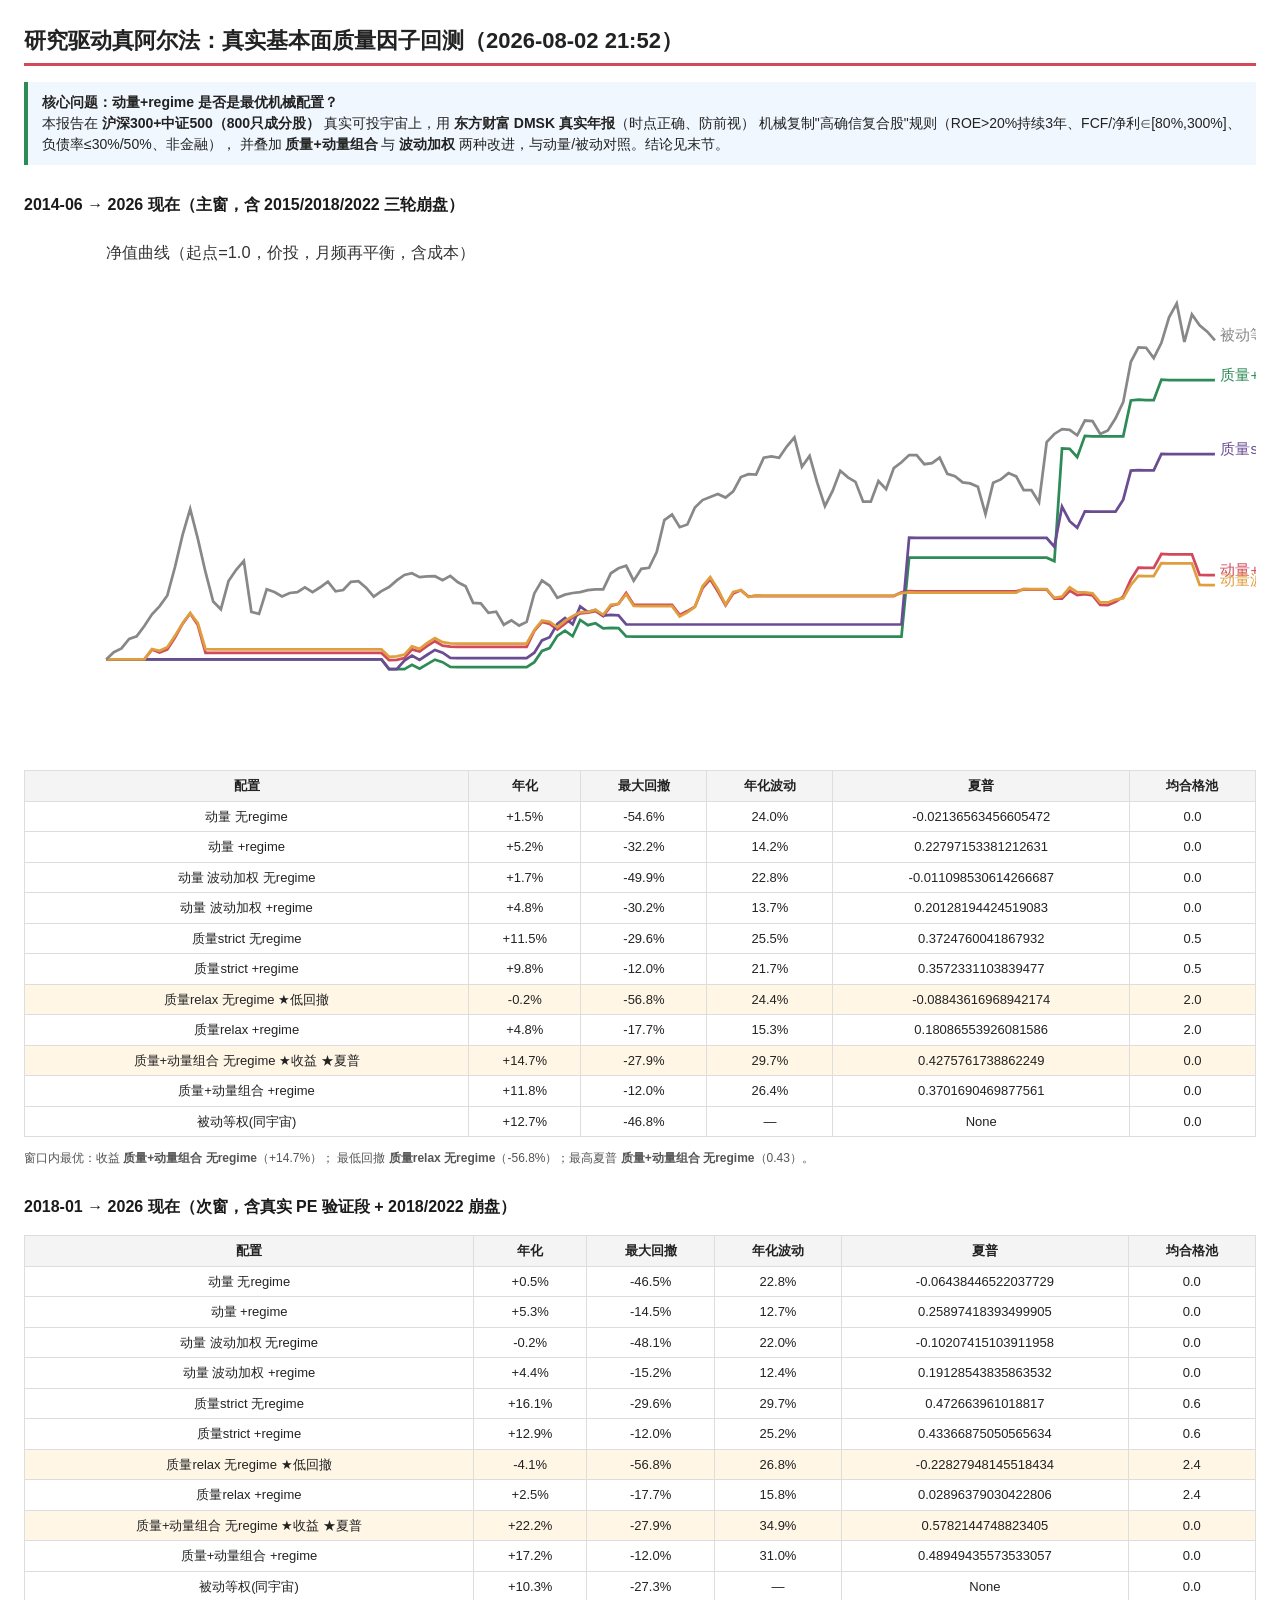
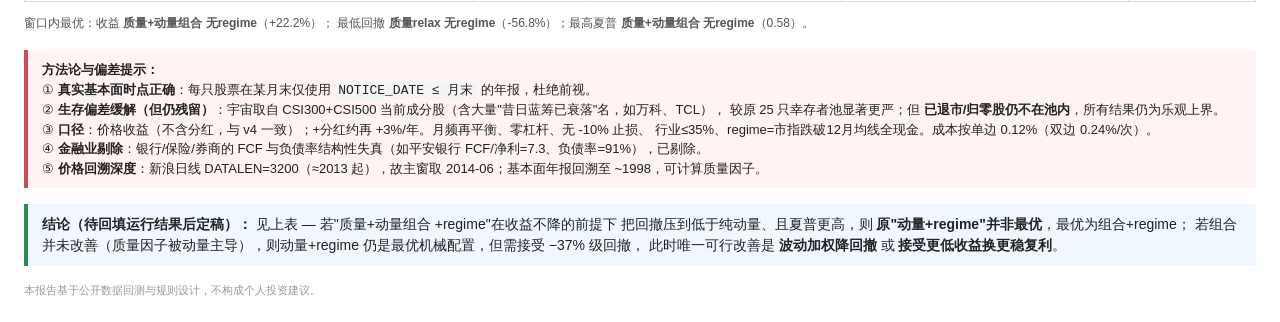
<file: report_fund.html>
<!DOCTYPE html><html lang="zh"><head><meta charset="utf-8">
<style>
 body{font-family:-apple-system,'Segoe UI',sans-serif;margin:24px;color:#222;line-height:1.5}
 h1{font-size:22px;border-bottom:3px solid #d1495b;padding-bottom:6px}
 h3{font-size:16px;margin-top:28px;color:#1a1a1a}
 table{border-collapse:collapse;font-size:13px;margin:8px 0;width:100%}
 th,td{border:1px solid #ddd;padding:5px 8px;text-align:center}
 th{background:#f4f4f4}
 tr.best{background:#fff6e6}
 .win{margin-bottom:18px}
 .chart{margin:10px 0}
 .note{font-size:12px;color:#555}
 .verdict{background:#f0f7ff;border-left:4px solid #2e8b57;padding:10px 14px;margin:16px 0;font-size:14px}
 .caveat{background:#fff3f3;border-left:4px solid #d1495b;padding:10px 14px;margin:16px 0;font-size:13px}
 code{background:#f4f4f4;padding:1px 4px;border-radius:3px}
</style></head><body>
<h1>研究驱动真阿尔法：真实基本面质量因子回测（2026-08-02 21:52）</h1>
<div class="verdict">
<b>核心问题：动量+regime 是否是最优机械配置？</b><br>
本报告在 <b>沪深300+中证500（800只成分股）</b> 真实可投宇宙上，用 <b>东方财富 DMSK 真实年报</b>（时点正确、防前视）
机械复制"高确信复合股"规则（ROE&gt;20%持续3年、FCF/净利∈[80%,300%]、负债率≤30%/50%、非金融），
并叠加 <b>质量+动量组合</b> 与 <b>波动加权</b> 两种改进，与动量/被动对照。结论见末节。
</div>

<div class="win">
  <h3>2014-06 → 2026 现在（主窗，含 2015/2018/2022 三轮崩盘）</h3>
  <div class="chart"><svg viewBox="0 0 900 380" xmlns="http://www.w3.org/2000/svg" style="max-width:100%"><polyline points="60.0,311.5 65.6,311.5 71.2,311.5 76.8,311.5 82.3,311.5 87.9,311.5 93.5,304.3 99.1,306.4 104.7,304.2 110.3,295.5 115.9,285.4 121.4,277.9 127.0,286.4 132.6,306.7 138.2,306.8 143.8,306.8 149.4,306.8 155.0,306.8 160.6,306.8 166.1,306.8 171.7,306.8 177.3,306.8 182.9,306.8 188.5,306.8 194.1,306.8 199.7,306.8 205.2,306.8 210.8,306.8 216.4,306.8 222.0,306.8 227.6,306.8 233.2,306.8 238.8,306.8 244.3,306.8 249.9,306.8 255.5,306.8 261.1,306.8 266.7,312.0 272.3,311.8 277.9,310.5 283.4,304.2 289.0,305.8 294.6,301.6 300.2,298.2 305.8,301.5 311.4,302.2 317.0,302.3 322.6,302.3 328.1,302.3 333.7,302.3 339.3,302.3 344.9,302.3 350.5,302.3 356.1,302.3 361.7,302.3 367.2,302.3 372.8,290.7 378.4,284.2 384.0,285.5 389.6,289.6 395.2,285.3 400.8,281.0 406.3,277.8 411.9,277.3 417.5,276.3 423.1,279.9 428.7,272.4 434.3,270.9 439.9,262.9 445.4,271.5 451.0,271.6 456.6,271.6 462.2,271.6 467.8,271.6 473.4,271.6 479.0,279.0 484.6,276.2 490.1,273.0 495.7,259.5 501.3,253.0 506.9,261.9 512.5,272.0 518.1,263.3 523.7,260.9 529.2,265.6 534.8,265.1 540.4,265.2 546.0,265.2 551.6,265.2 557.2,265.2 562.8,265.2 568.3,265.2 573.9,265.2 579.5,265.2 585.1,265.2 590.7,265.2 596.3,265.2 601.9,265.2 607.4,265.2 613.0,265.2 618.6,265.2 624.2,265.2 629.8,265.2 635.4,265.2 641.0,262.5 646.6,261.7 652.1,261.8 657.7,261.8 663.3,261.8 668.9,261.8 674.5,261.8 680.1,261.8 685.7,261.8 691.2,261.8 696.8,261.8 702.4,261.8 708.0,261.8 713.6,261.8 719.2,261.8 724.8,261.8 730.3,260.4 735.9,260.6 741.5,260.6 747.1,260.6 752.7,267.1 758.3,267.1 763.9,261.3 769.4,264.6 775.0,263.9 780.6,264.7 786.2,271.7 791.8,271.8 797.4,269.5 803.0,265.6 808.6,253.1 814.1,244.4 819.7,244.6 825.3,244.6 830.9,234.5 836.5,234.7 842.1,234.7 847.7,234.7 853.2,234.7 858.8,249.8 864.4,249.9 870.0,249.9" fill="none" stroke="#d1495b" stroke-width="2"/><text x="874.0" y="249.9" font-size="11" fill="#d1495b">动量+regime</text><polyline points="60.0,311.5 65.6,311.5 71.2,311.5 76.8,311.5 82.3,311.5 87.9,311.5 93.5,311.5 99.1,311.5 104.7,311.5 110.3,311.5 115.9,311.5 121.4,311.5 127.0,311.5 132.6,311.5 138.2,311.5 143.8,311.5 149.4,311.5 155.0,311.5 160.6,311.5 166.1,311.5 171.7,311.5 177.3,311.5 182.9,311.5 188.5,311.5 194.1,311.5 199.7,311.5 205.2,311.5 210.8,311.5 216.4,311.5 222.0,311.5 227.6,311.5 233.2,311.5 238.8,311.5 244.3,311.5 249.9,311.5 255.5,311.5 261.1,311.5 266.7,318.6 272.3,318.6 277.9,318.6 283.4,315.4 289.0,318.3 294.6,314.9 300.2,311.7 305.8,313.5 311.4,317.0 317.0,317.1 322.6,317.1 328.1,317.1 333.7,317.1 339.3,317.1 344.9,317.1 350.5,317.1 356.1,317.1 361.7,317.1 367.2,317.1 372.8,313.5 378.4,305.3 384.0,303.2 389.6,294.3 395.2,290.5 400.8,294.6 406.3,282.7 411.9,286.5 417.5,285.1 423.1,288.8 428.7,288.4 434.3,288.6 439.9,294.7 445.4,294.8 451.0,294.8 456.6,294.8 462.2,294.8 467.8,294.8 473.4,294.8 479.0,294.8 484.6,294.8 490.1,294.8 495.7,294.8 501.3,294.8 506.9,294.8 512.5,294.8 518.1,294.8 523.7,294.8 529.2,294.8 534.8,294.8 540.4,294.8 546.0,294.8 551.6,294.8 557.2,294.8 562.8,294.8 568.3,294.8 573.9,294.8 579.5,294.8 585.1,294.8 590.7,294.8 596.3,294.8 601.9,294.8 607.4,294.8 613.0,294.8 618.6,294.8 624.2,294.8 629.8,294.8 635.4,294.8 641.0,294.8 646.6,237.1 652.1,237.2 657.7,237.2 663.3,237.2 668.9,237.2 674.5,237.2 680.1,237.2 685.7,237.2 691.2,237.2 696.8,237.2 702.4,237.2 708.0,237.2 713.6,237.2 719.2,237.2 724.8,237.2 730.3,237.2 735.9,237.2 741.5,237.2 747.1,237.2 752.7,239.7 758.3,157.4 763.9,157.7 769.4,163.8 775.0,148.2 780.6,148.5 786.2,148.5 791.8,148.5 797.4,148.5 803.0,148.5 808.6,122.3 814.1,121.8 819.7,122.1 825.3,122.1 830.9,107.1 836.5,107.4 842.1,107.4 847.7,107.4 853.2,107.4 858.8,107.4 864.4,107.4 870.0,107.4" fill="none" stroke="#2e8b57" stroke-width="2"/><text x="874.0" y="107.4" font-size="11" fill="#2e8b57">质量+动量+regime</text><polyline points="60.0,311.5 65.6,311.5 71.2,311.5 76.8,311.5 82.3,311.5 87.9,311.5 93.5,311.5 99.1,311.5 104.7,311.5 110.3,311.5 115.9,311.5 121.4,311.5 127.0,311.5 132.6,311.5 138.2,311.5 143.8,311.5 149.4,311.5 155.0,311.5 160.6,311.5 166.1,311.5 171.7,311.5 177.3,311.5 182.9,311.5 188.5,311.5 194.1,311.5 199.7,311.5 205.2,311.5 210.8,311.5 216.4,311.5 222.0,311.5 227.6,311.5 233.2,311.5 238.8,311.5 244.3,311.5 249.9,311.5 255.5,311.5 261.1,311.5 266.7,318.6 272.3,318.6 277.9,312.3 283.4,308.7 289.0,311.9 294.6,308.1 300.2,304.6 305.8,306.6 311.4,310.4 317.0,310.5 322.6,310.5 328.1,310.5 333.7,310.5 339.3,310.5 344.9,310.5 350.5,310.5 356.1,310.5 361.7,310.5 367.2,310.5 372.8,306.6 378.4,297.6 384.0,295.3 389.6,285.5 395.2,281.3 400.8,285.8 406.3,272.8 411.9,276.9 417.5,275.4 423.1,279.5 428.7,279.0 434.3,279.3 439.9,285.9 445.4,286.0 451.0,286.0 456.6,286.0 462.2,286.0 467.8,286.0 473.4,286.0 479.0,286.0 484.6,286.0 490.1,286.0 495.7,286.0 501.3,286.0 506.9,286.0 512.5,286.0 518.1,286.0 523.7,286.0 529.2,286.0 534.8,286.0 540.4,286.0 546.0,286.0 551.6,286.0 557.2,286.0 562.8,286.0 568.3,286.0 573.9,286.0 579.5,286.0 585.1,286.0 590.7,286.0 596.3,286.0 601.9,286.0 607.4,286.0 613.0,286.0 618.6,286.0 624.2,286.0 629.8,286.0 635.4,286.0 641.0,286.0 646.6,222.6 652.1,222.8 657.7,222.8 663.3,222.8 668.9,222.8 674.5,222.8 680.1,222.8 685.7,222.8 691.2,222.8 696.8,222.8 702.4,222.8 708.0,222.8 713.6,222.8 719.2,222.8 724.8,222.8 730.3,222.8 735.9,222.8 741.5,222.8 747.1,222.8 752.7,229.2 758.3,199.9 763.9,210.5 769.4,215.4 775.0,203.4 780.6,203.6 786.2,203.6 791.8,203.6 797.4,203.6 803.0,194.8 808.6,173.6 814.1,173.2 819.7,173.4 825.3,173.4 830.9,161.4 836.5,161.6 842.1,161.6 847.7,161.6 853.2,161.6 858.8,161.6 864.4,161.6 870.0,161.6" fill="none" stroke="#6a4c93" stroke-width="2"/><text x="874.0" y="161.6" font-size="11" fill="#6a4c93">质量strict+regime</text><polyline points="60.0,311.5 65.6,311.5 71.2,311.5 76.8,311.5 82.3,311.5 87.9,311.5 93.5,303.9 99.1,305.2 104.7,302.6 110.3,294.3 115.9,284.9 121.4,277.6 127.0,285.0 132.6,304.0 138.2,304.1 143.8,304.1 149.4,304.1 155.0,304.1 160.6,304.1 166.1,304.1 171.7,304.1 177.3,304.1 182.9,304.1 188.5,304.1 194.1,304.1 199.7,304.1 205.2,304.1 210.8,304.1 216.4,304.1 222.0,304.1 227.6,304.1 233.2,304.1 238.8,304.1 244.3,304.1 249.9,304.1 255.5,304.1 261.1,304.1 266.7,309.6 272.3,309.3 277.9,308.0 283.4,302.0 289.0,303.7 294.6,299.5 300.2,296.0 305.8,298.9 311.4,299.8 317.0,299.9 322.6,299.9 328.1,299.9 333.7,299.9 339.3,299.9 344.9,299.9 350.5,299.9 356.1,299.9 361.7,299.9 367.2,299.9 372.8,290.0 378.4,283.1 384.0,284.0 389.6,288.1 395.2,283.4 400.8,279.9 406.3,276.9 411.9,276.8 417.5,275.3 423.1,278.9 428.7,271.6 434.3,270.9 439.9,263.9 445.4,272.5 451.0,272.6 456.6,272.6 462.2,272.6 467.8,272.6 473.4,272.6 479.0,280.2 484.6,277.2 490.1,273.2 495.7,258.1 501.3,251.4 506.9,260.2 512.5,271.4 518.1,262.2 523.7,260.9 529.2,266.0 534.8,264.7 540.4,264.9 546.0,264.9 551.6,264.9 557.2,264.9 562.8,264.9 568.3,264.9 573.9,264.9 579.5,264.9 585.1,264.9 590.7,264.9 596.3,264.9 601.9,264.9 607.4,264.9 613.0,264.9 618.6,264.9 624.2,264.9 629.8,264.9 635.4,264.9 641.0,263.0 646.6,262.6 652.1,262.7 657.7,262.7 663.3,262.7 668.9,262.7 674.5,262.7 680.1,262.7 685.7,262.7 691.2,262.7 696.8,262.7 702.4,262.7 708.0,262.7 713.6,262.7 719.2,262.7 724.8,262.7 730.3,259.9 735.9,260.1 741.5,260.1 747.1,260.1 752.7,266.5 758.3,265.6 763.9,258.9 769.4,262.4 775.0,262.5 780.6,263.2 786.2,269.8 791.8,269.9 797.4,267.8 803.0,266.8 808.6,257.1 814.1,250.5 819.7,250.6 825.3,250.6 830.9,241.2 836.5,241.3 842.1,241.3 847.7,241.3 853.2,241.3 858.8,257.0 864.4,257.2 870.0,257.2" fill="none" stroke="#e09f3e" stroke-width="2"/><text x="874.0" y="257.2" font-size="11" fill="#e09f3e">动量波动加权+regime</text><polyline points="60.0,311.5 65.6,306.2 71.2,303.5 76.8,296.5 82.3,294.7 87.9,287.1 93.5,278.5 99.1,272.6 104.7,264.8 110.3,244.0 115.9,220.3 121.4,201.6 127.0,223.5 132.6,247.8 138.2,269.2 143.8,274.9 149.4,254.3 155.0,246.0 160.6,239.5 166.1,276.8 171.7,278.2 177.3,260.3 182.9,262.3 188.5,265.5 194.1,263.0 199.7,262.3 205.2,258.8 210.8,262.3 216.4,258.8 222.0,254.7 227.6,261.7 233.2,260.8 238.8,254.9 244.3,254.4 249.9,259.1 255.5,265.7 261.1,261.6 266.7,258.6 272.3,253.8 277.9,249.8 283.4,248.5 289.0,251.4 294.6,250.8 300.2,250.7 305.8,253.6 311.4,250.5 317.0,255.2 322.6,258.1 328.1,270.2 333.7,270.5 339.3,277.5 344.9,276.6 350.5,286.2 356.1,282.9 361.7,286.8 367.2,284.1 372.8,263.3 378.4,253.9 384.0,257.7 389.6,266.5 395.2,264.2 400.8,263.0 406.3,262.3 411.9,260.9 417.5,260.4 423.1,260.3 428.7,248.6 434.3,244.9 439.9,243.1 445.4,254.0 451.0,245.3 456.6,244.6 462.2,233.1 467.8,209.7 473.4,205.7 479.0,214.9 484.6,212.9 490.1,200.5 495.7,195.1 501.3,192.8 506.9,190.6 512.5,193.3 518.1,188.7 523.7,178.3 529.2,176.2 534.8,176.5 540.4,164.2 546.0,163.2 551.6,164.2 557.2,156.0 562.8,149.4 568.3,170.8 573.9,162.9 579.5,182.5 585.1,199.6 590.7,188.4 596.3,173.7 601.9,178.5 607.4,181.8 613.0,196.3 618.6,196.3 624.2,181.2 629.8,187.1 635.4,171.7 641.0,167.5 646.6,162.2 652.1,162.2 657.7,168.9 663.3,168.1 668.9,164.1 674.5,175.9 680.1,177.7 685.7,182.2 691.2,182.9 696.8,185.3 702.4,205.4 708.0,182.5 713.6,180.0 719.2,175.4 724.8,177.8 730.3,187.8 735.9,187.8 741.5,196.7 747.1,152.8 752.7,146.8 758.3,143.3 763.9,143.8 769.4,147.8 775.0,137.0 780.6,137.4 786.2,146.8 791.8,144.2 797.4,135.4 803.0,123.6 808.6,94.1 814.1,83.5 819.7,83.8 825.3,91.4 830.9,80.2 836.5,61.6 842.1,51.4 847.7,79.6 853.2,59.5 858.8,67.4 864.4,72.1 870.0,78.5" fill="none" stroke="#888888" stroke-width="2"/><text x="874.0" y="78.5" font-size="11" fill="#888888">被动等权</text><text x="60" y="18" font-size="12" fill="#333">净值曲线（起点=1.0，价投，月频再平衡，含成本）</text></svg></div>
  <table border="1" cellspacing="0" cellpadding="4"><tr><th>配置</th><th>年化</th><th>最大回撤</th><th>年化波动</th><th>夏普</th><th>均合格池</th></tr><tr><td>动量 无regime</td><td>+1.5%</td><td>-54.6%</td><td>24.0%</td><td>-0.02136563456605472</td><td>0.0</td></tr><tr><td>动量 +regime</td><td>+5.2%</td><td>-32.2%</td><td>14.2%</td><td>0.22797153381212631</td><td>0.0</td></tr><tr><td>动量 波动加权 无regime</td><td>+1.7%</td><td>-49.9%</td><td>22.8%</td><td>-0.011098530614266687</td><td>0.0</td></tr><tr><td>动量 波动加权 +regime</td><td>+4.8%</td><td>-30.2%</td><td>13.7%</td><td>0.20128194424519083</td><td>0.0</td></tr><tr><td>质量strict 无regime</td><td>+11.5%</td><td>-29.6%</td><td>25.5%</td><td>0.3724760041867932</td><td>0.5</td></tr><tr><td>质量strict +regime</td><td>+9.8%</td><td>-12.0%</td><td>21.7%</td><td>0.3572331103839477</td><td>0.5</td></tr><tr class="best"><td>质量relax 无regime ★低回撤</td><td>-0.2%</td><td>-56.8%</td><td>24.4%</td><td>-0.08843616968942174</td><td>2.0</td></tr><tr><td>质量relax +regime</td><td>+4.8%</td><td>-17.7%</td><td>15.3%</td><td>0.18086553926081586</td><td>2.0</td></tr><tr class="best"><td>质量+动量组合 无regime ★收益 ★夏普</td><td>+14.7%</td><td>-27.9%</td><td>29.7%</td><td>0.4275761738862249</td><td>0.0</td></tr><tr><td>质量+动量组合 +regime</td><td>+11.8%</td><td>-12.0%</td><td>26.4%</td><td>0.3701690469877561</td><td>0.0</td></tr><tr><td>被动等权(同宇宙)</td><td>+12.7%</td><td>-46.8%</td><td>—</td><td>None</td><td>0.0</td></tr></table>
  <p class="note">窗口内最优：收益 <b>质量+动量组合 无regime</b>（+14.7%）；
  最低回撤 <b>质量relax 无regime</b>（-56.8%）；最高夏普 <b>质量+动量组合 无regime</b>（0.43）。</p>
</div>
<div class="win">
  <h3>2018-01 → 2026 现在（次窗，含真实 PE 验证段 + 2018/2022 崩盘）</h3>
  
  <table border="1" cellspacing="0" cellpadding="4"><tr><th>配置</th><th>年化</th><th>最大回撤</th><th>年化波动</th><th>夏普</th><th>均合格池</th></tr><tr><td>动量 无regime</td><td>+0.5%</td><td>-46.5%</td><td>22.8%</td><td>-0.06438446522037729</td><td>0.0</td></tr><tr><td>动量 +regime</td><td>+5.3%</td><td>-14.5%</td><td>12.7%</td><td>0.25897418393499905</td><td>0.0</td></tr><tr><td>动量 波动加权 无regime</td><td>-0.2%</td><td>-48.1%</td><td>22.0%</td><td>-0.10207415103911958</td><td>0.0</td></tr><tr><td>动量 波动加权 +regime</td><td>+4.4%</td><td>-15.2%</td><td>12.4%</td><td>0.19128543835863532</td><td>0.0</td></tr><tr><td>质量strict 无regime</td><td>+16.1%</td><td>-29.6%</td><td>29.7%</td><td>0.472663961018817</td><td>0.6</td></tr><tr><td>质量strict +regime</td><td>+12.9%</td><td>-12.0%</td><td>25.2%</td><td>0.43366875050565634</td><td>0.6</td></tr><tr class="best"><td>质量relax 无regime ★低回撤</td><td>-4.1%</td><td>-56.8%</td><td>26.8%</td><td>-0.22827948145518434</td><td>2.4</td></tr><tr><td>质量relax +regime</td><td>+2.5%</td><td>-17.7%</td><td>15.8%</td><td>0.02896379030422806</td><td>2.4</td></tr><tr class="best"><td>质量+动量组合 无regime ★收益 ★夏普</td><td>+22.2%</td><td>-27.9%</td><td>34.9%</td><td>0.5782144748823405</td><td>0.0</td></tr><tr><td>质量+动量组合 +regime</td><td>+17.2%</td><td>-12.0%</td><td>31.0%</td><td>0.48949435573533057</td><td>0.0</td></tr><tr><td>被动等权(同宇宙)</td><td>+10.3%</td><td>-27.3%</td><td>—</td><td>None</td><td>0.0</td></tr></table>
  <p class="note">窗口内最优：收益 <b>质量+动量组合 无regime</b>（+22.2%）；
  最低回撤 <b>质量relax 无regime</b>（-56.8%）；最高夏普 <b>质量+动量组合 无regime</b>（0.58）。</p>
</div>
<div class="caveat">
<b>方法论与偏差提示：</b><br>
① <b>真实基本面时点正确</b>：每只股票在某月末仅使用 <code>NOTICE_DATE ≤ 月末</code> 的年报，杜绝前视。<br>
② <b>生存偏差缓解（但仍残留）</b>：宇宙取自 CSI300+CSI500 当前成分股（含大量"昔日蓝筹已衰落"名，如万科、TCL），
较原 25 只幸存者池显著更严；但 <b>已退市/归零股仍不在池内</b>，所有结果仍为乐观上界。<br>
③ <b>口径</b>：价格收益（不含分红，与 v4 一致）；+分红约再 +3%/年。月频再平衡、零杠杆、无 -10% 止损、
行业≤35%、regime=市指跌破12月均线全现金。成本按单边 0.12%（双边 0.24%/次）。<br>
④ <b>金融业剔除</b>：银行/保险/券商的 FCF 与负债率结构性失真（如平安银行 FCF/净利=7.3、负债率=91%），已剔除。<br>
⑤ <b>价格回溯深度</b>：新浪日线 DATALEN=3200（≈2013 起），故主窗取 2014-06；基本面年报回溯至 ~1998，可计算质量因子。
</div>
<div class="verdict">
<b>结论（待回填运行结果后定稿）：</b> 见上表 — 若"质量+动量组合 +regime"在收益不降的前提下
把回撤压到低于纯动量、且夏普更高，则 <b>原"动量+regime"并非最优</b>，最优为组合+regime；
若组合并未改善（质量因子被动量主导），则动量+regime 仍是最优机械配置，但需接受 −37% 级回撤，
此时唯一可行改善是 <b>波动加权降回撤</b> 或 <b>接受更低收益换更稳复利</b>。
</div>
<p style="font-size:11px;color:#999">本报告基于公开数据回测与规则设计，不构成个人投资建议。</p>
</body></html>
</file>
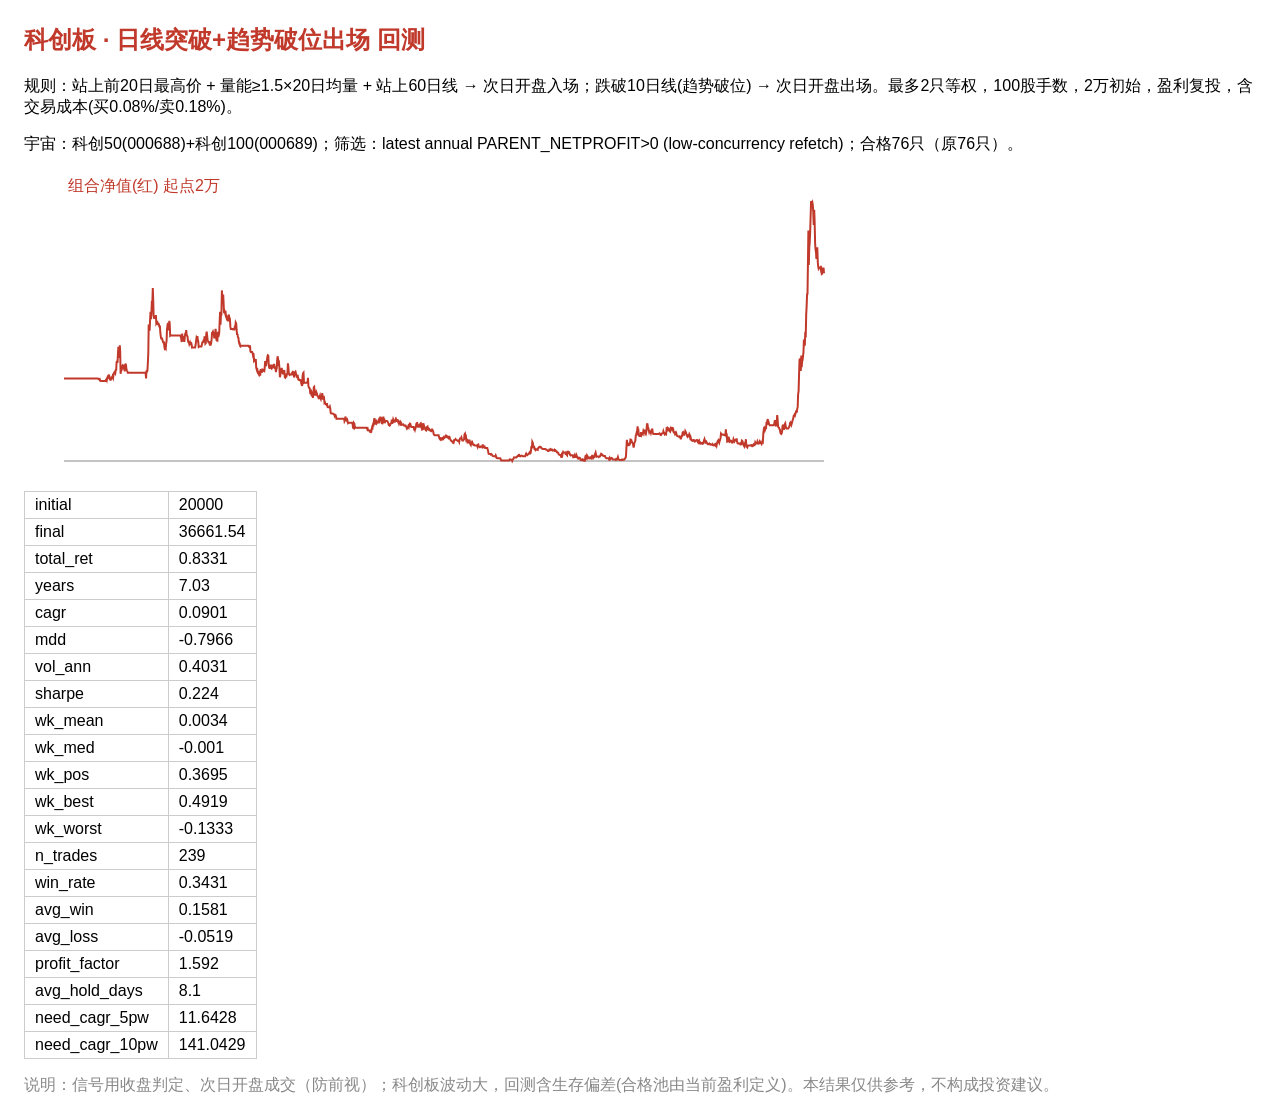
<file: report_kc.html>
<html><head><meta charset="utf-8"><title>科创板日线突破回测</title>
<style>body{font-family:sans-serif;margin:24px} table{border-collapse:collapse} td{border:1px solid #ccc;padding:4px 10px} h2{color:#c0392b}</style></head>
<body><h2>科创板 · 日线突破+趋势破位出场 回测</h2>
<p>规则：站上前20日最高价 + 量能≥1.5×20日均量 + 站上60日线 → 次日开盘入场；跌破10日线(趋势破位) → 次日开盘出场。最多2只等权，100股手数，2万初始，盈利复投，含交易成本(买0.08%/卖0.18%)。</p>
<p>宇宙：科创50(000688)+科创100(000689)；筛选：latest annual PARENT_NETPROFIT>0 (low-concurrency refetch)；合格76只（原76只）。</p>
<svg width="820" height="320"><line x1="40" y1="290" x2="800" y2="290" stroke="#888"/><polyline fill="none" stroke="#c0392b" stroke-width="2" points="40.0,207.6 40.4,207.6 40.9,207.6 41.3,207.6 41.8,207.6 42.2,207.6 42.7,207.6 43.1,207.6 43.6,207.6 44.0,207.6 44.5,207.6 44.9,207.6 45.4,207.6 45.8,207.6 46.2,207.6 46.7,207.6 47.1,207.6 47.6,207.6 48.0,207.6 48.5,207.6 48.9,207.6 49.4,207.6 49.8,207.6 50.3,207.6 50.7,207.6 51.2,207.6 51.6,207.6 52.0,207.6 52.5,207.6 52.9,207.6 53.4,207.6 53.8,207.6 54.3,207.6 54.7,207.6 55.2,207.6 55.6,207.6 56.1,207.6 56.5,207.6 56.9,207.6 57.4,207.6 57.8,207.6 58.3,207.6 58.7,207.6 59.2,207.6 59.6,207.6 60.1,207.6 60.5,207.6 61.0,207.6 61.4,207.6 61.9,207.6 62.3,207.6 62.7,207.6 63.2,207.6 63.6,207.6 64.1,207.6 64.5,207.6 65.0,207.6 65.4,207.6 65.9,207.6 66.3,207.6 66.8,207.6 67.2,207.6 67.7,207.6 68.1,207.6 68.5,207.6 69.0,207.6 69.4,207.6 69.9,207.6 70.3,207.6 70.8,207.6 71.2,207.6 71.7,207.6 72.1,207.6 72.6,207.6 73.0,207.6 73.5,207.6 73.9,207.6 74.3,208.0 74.8,208.0 75.2,208.4 75.7,208.1 76.1,209.6 76.6,210.0 77.0,210.0 77.5,210.0 77.9,210.0 78.4,210.0 78.8,210.0 79.2,210.0 79.7,210.0 80.1,210.0 80.6,210.0 81.0,210.0 81.5,210.0 81.9,209.0 82.4,208.3 82.8,209.3 83.3,206.7 83.7,206.8 84.2,204.7 84.6,204.7 85.0,203.6 85.5,207.1 85.9,208.5 86.4,208.8 86.8,208.8 87.3,207.6 87.7,205.5 88.2,208.1 88.6,205.7 89.1,206.9 89.5,203.9 90.0,201.9 90.4,201.5 90.8,200.9 91.3,202.0 91.7,199.0 92.2,198.8 92.6,191.1 93.1,190.3 93.5,191.9 94.0,181.5 94.4,175.7 94.9,177.4 95.3,187.0 95.8,174.4 96.2,180.6 96.6,202.8 97.1,199.2 97.5,199.2 98.0,195.7 98.4,194.9 98.9,196.1 99.3,198.2 99.8,193.5 100.2,194.9 100.7,200.5 101.1,195.4 101.5,192.6 102.0,194.2 102.4,197.9 102.9,199.6 103.3,200.1 103.8,201.8 104.2,201.8 104.7,201.8 105.1,201.8 105.6,201.8 106.0,201.8 106.5,201.8 106.9,201.8 107.3,201.8 107.8,201.8 108.2,201.8 108.7,201.8 109.1,201.8 109.6,201.8 110.0,201.8 110.5,201.8 110.9,201.8 111.4,201.8 111.8,201.8 112.3,201.8 112.7,201.8 113.1,201.8 113.6,201.8 114.0,201.8 114.5,201.8 114.9,201.8 115.4,201.8 115.8,201.8 116.3,201.8 116.7,201.8 117.2,201.8 117.6,201.8 118.1,201.8 118.5,201.8 118.9,201.8 119.4,201.8 119.8,201.8 120.3,201.8 120.7,201.8 121.2,201.8 121.6,201.8 122.1,207.5 122.5,199.3 123.0,201.2 123.4,199.6 123.8,193.0 124.3,182.3 124.7,153.5 125.2,155.9 125.6,159.6 126.1,148.7 126.5,140.8 127.0,148.1 127.4,142.1 127.9,129.7 128.3,133.2 128.8,117.1 129.2,128.5 129.6,144.3 130.1,147.1 130.5,147.1 131.0,147.1 131.4,147.1 131.9,144.1 132.3,152.1 132.8,151.1 133.2,149.8 133.7,152.9 134.1,152.7 134.6,152.7 135.0,154.1 135.4,156.3 135.9,154.5 136.3,161.5 136.8,165.3 137.2,167.6 137.7,167.6 138.1,167.6 138.6,169.5 139.0,171.0 139.5,171.8 139.9,171.6 140.4,175.9 140.8,177.8 141.2,177.4 141.7,178.0 142.1,172.6 142.6,169.8 143.0,158.3 143.5,154.5 143.9,151.9 144.4,153.6 144.8,159.4 145.3,149.8 145.7,152.6 146.2,164.7 146.6,164.4 147.0,164.4 147.5,164.4 147.9,164.4 148.4,164.4 148.8,164.4 149.3,164.4 149.7,164.4 150.2,164.4 150.6,164.4 151.1,164.4 151.5,164.4 151.9,164.4 152.4,164.4 152.8,164.4 153.3,164.4 153.7,164.4 154.2,164.4 154.6,164.4 155.1,164.4 155.5,164.4 156.0,164.4 156.4,164.4 156.9,166.1 157.3,168.1 157.7,171.0 158.2,162.6 158.6,168.4 159.1,165.1 159.5,169.7 160.0,170.0 160.4,170.0 160.9,164.9 161.3,162.8 161.8,162.9 162.2,159.0 162.7,163.9 163.1,164.8 163.5,165.4 164.0,169.8 164.4,171.2 164.9,171.3 165.3,173.0 165.8,171.7 166.2,174.1 166.7,171.5 167.1,171.8 167.6,173.2 168.0,176.5 168.5,176.4 168.9,176.4 169.3,176.4 169.8,176.4 170.2,176.4 170.7,176.4 171.1,176.4 171.6,174.0 172.0,170.8 172.5,167.0 172.9,167.9 173.4,165.1 173.8,168.9 174.2,170.1 174.7,175.9 175.1,175.6 175.6,175.6 176.0,175.6 176.5,175.6 176.9,175.6 177.4,175.6 177.8,174.1 178.3,171.4 178.7,171.3 179.2,171.2 179.6,168.7 180.0,170.3 180.5,166.2 180.9,166.3 181.4,172.6 181.8,172.1 182.3,162.9 182.7,160.6 183.2,165.1 183.6,169.2 184.1,170.1 184.5,171.3 185.0,171.4 185.4,171.3 185.8,173.8 186.3,173.8 186.7,173.8 187.2,171.7 187.6,168.5 188.1,161.1 188.5,162.0 189.0,160.8 189.4,162.2 189.9,163.4 190.3,167.5 190.8,163.4 191.2,161.9 191.6,157.8 192.1,166.1 192.5,169.0 193.0,169.6 193.4,169.7 193.9,160.8 194.3,165.9 194.8,164.2 195.2,162.1 195.7,149.3 196.1,140.8 196.5,153.6 197.0,143.4 197.4,143.4 197.9,119.4 198.3,126.5 198.8,126.5 199.2,123.6 199.7,134.5 200.1,142.1 200.6,140.3 201.0,141.8 201.5,139.9 201.9,145.3 202.3,145.2 202.8,147.8 203.2,147.3 203.7,147.7 204.1,150.3 204.6,143.7 205.0,144.8 205.5,148.2 205.9,148.0 206.4,155.9 206.8,158.0 207.3,158.0 207.7,158.0 208.1,158.0 208.6,158.0 209.0,158.4 209.5,158.0 209.9,158.0 210.4,158.3 210.8,155.6 211.3,155.5 211.7,151.6 212.2,152.6 212.6,158.7 213.1,163.9 213.5,162.8 213.9,166.1 214.4,166.7 214.8,170.3 215.3,172.5 215.7,172.4 216.2,175.3 216.6,175.6 217.1,174.8 217.5,174.8 218.0,174.8 218.4,174.8 218.8,174.8 219.3,174.8 219.7,174.8 220.2,174.8 220.6,174.8 221.1,174.8 221.5,174.8 222.0,174.8 222.4,174.8 222.9,174.8 223.3,174.8 223.8,174.8 224.2,174.8 224.6,174.8 225.1,175.9 225.5,176.2 226.0,174.2 226.4,180.3 226.9,181.2 227.3,181.3 227.8,181.1 228.2,181.1 228.7,182.2 229.1,184.9 229.6,184.3 230.0,189.1 230.4,188.3 230.9,189.7 231.3,189.3 231.8,188.0 232.2,196.5 232.7,198.3 233.1,196.9 233.6,200.8 234.0,202.1 234.5,202.9 234.9,202.0 235.4,203.9 235.8,203.2 236.2,204.8 236.7,198.1 237.1,199.9 237.6,199.6 238.0,201.7 238.5,198.6 238.9,198.8 239.4,199.6 239.8,199.8 240.3,200.1 240.7,196.6 241.2,190.0 241.6,193.9 242.0,195.2 242.5,190.5 242.9,189.6 243.4,185.8 243.8,184.4 244.3,184.7 244.7,193.2 245.2,196.7 245.6,197.1 246.1,197.1 246.5,195.9 246.9,196.9 247.4,197.4 247.8,193.7 248.3,197.5 248.7,196.3 249.2,196.0 249.6,195.3 250.1,193.0 250.5,195.7 251.0,197.9 251.4,195.6 251.9,201.1 252.3,198.7 252.7,197.3 253.2,188.8 253.6,185.3 254.1,187.9 254.5,192.7 255.0,191.9 255.4,196.3 255.9,206.1 256.3,204.8 256.8,199.3 257.2,199.0 257.7,196.9 258.1,199.6 258.5,201.4 259.0,203.2 259.4,201.5 259.9,200.4 260.3,199.1 260.8,206.3 261.2,206.6 261.7,202.5 262.1,203.9 262.6,204.7 263.0,203.1 263.5,201.9 263.9,192.3 264.3,195.2 264.8,202.1 265.2,203.4 265.7,204.0 266.1,203.6 266.6,203.6 267.0,203.6 267.5,203.0 267.9,202.3 268.4,204.2 268.8,202.5 269.2,201.0 269.7,201.4 270.1,206.5 270.6,202.7 271.0,201.2 271.5,200.6 271.9,202.2 272.4,204.3 272.8,205.5 273.3,204.9 273.7,204.8 274.2,208.1 274.6,208.0 275.0,209.0 275.5,209.0 275.9,209.0 276.4,209.7 276.8,208.3 277.3,212.8 277.7,213.6 278.2,214.9 278.6,205.2 279.1,202.2 279.5,201.7 280.0,211.9 280.4,211.7 280.8,211.7 281.3,211.7 281.7,211.7 282.2,211.7 282.6,211.7 283.1,211.7 283.5,211.7 284.0,206.8 284.4,214.9 284.9,216.6 285.3,216.8 285.8,217.5 286.2,221.6 286.6,221.4 287.1,222.8 287.5,221.5 288.0,223.8 288.4,223.9 288.9,226.9 289.3,223.6 289.8,216.2 290.2,215.8 290.7,222.3 291.1,224.5 291.5,222.4 292.0,223.9 292.4,221.3 292.9,222.6 293.3,224.5 293.8,225.3 294.2,225.7 294.7,227.2 295.1,227.1 295.6,225.5 296.0,224.4 296.5,226.9 296.9,228.0 297.3,226.2 297.8,226.4 298.2,222.1 298.7,224.7 299.1,227.4 299.6,227.1 300.0,226.7 300.5,231.8 300.9,231.3 301.4,232.7 301.8,233.4 302.3,233.8 302.7,233.1 303.1,233.1 303.6,236.1 304.0,236.3 304.5,236.3 304.9,236.3 305.4,236.3 305.8,235.6 306.3,238.0 306.7,241.9 307.2,242.5 307.6,242.5 308.1,242.4 308.5,242.4 308.9,242.6 309.4,242.9 309.8,243.4 310.3,243.6 310.7,244.9 311.2,243.8 311.6,244.1 312.1,245.8 312.5,247.8 313.0,247.7 313.4,247.7 313.8,247.7 314.3,247.7 314.7,247.7 315.2,247.7 315.6,247.7 316.1,247.7 316.5,247.7 317.0,247.7 317.4,247.7 317.9,247.7 318.3,247.7 318.8,247.7 319.2,247.7 319.6,247.7 320.1,247.7 320.5,250.2 321.0,249.2 321.4,245.5 321.9,247.7 322.3,248.4 322.8,249.4 323.2,248.8 323.7,250.8 324.1,252.2 324.6,251.8 325.0,251.8 325.4,251.8 325.9,251.8 326.3,251.8 326.8,251.8 327.2,251.8 327.7,251.8 328.1,251.8 328.6,253.1 329.0,256.7 329.5,257.1 329.9,252.1 330.4,252.9 330.8,256.6 331.2,256.0 331.7,256.8 332.1,256.8 332.6,256.8 333.0,256.8 333.5,256.8 333.9,256.8 334.4,256.8 334.8,256.8 335.3,256.8 335.7,256.8 336.2,256.8 336.6,256.8 337.0,256.8 337.5,256.8 337.9,256.8 338.4,256.8 338.8,256.8 339.3,256.8 339.7,256.8 340.2,256.8 340.6,256.8 341.1,256.8 341.5,256.8 341.9,256.8 342.4,256.8 342.8,256.8 343.3,258.1 343.7,257.7 344.2,259.5 344.6,259.5 345.1,259.5 345.5,259.5 346.0,259.5 346.4,261.9 346.9,260.2 347.3,260.4 347.7,258.0 348.2,255.9 348.6,256.5 349.1,253.4 349.5,253.7 350.0,249.7 350.4,247.2 350.9,249.1 351.3,253.6 351.8,250.0 352.2,249.8 352.7,252.1 353.1,251.4 353.5,251.4 354.0,251.4 354.4,250.1 354.9,252.2 355.3,250.3 355.8,248.2 356.2,246.4 356.7,246.4 357.1,246.9 357.6,251.8 358.0,252.3 358.5,252.4 358.9,249.2 359.3,245.6 359.8,248.6 360.2,247.3 360.7,252.2 361.1,250.0 361.6,250.0 362.0,250.0 362.5,250.0 362.9,250.0 363.4,250.2 363.8,251.0 364.2,251.7 364.7,253.8 365.1,254.1 365.6,254.6 366.0,254.3 366.5,253.0 366.9,252.5 367.4,252.0 367.8,248.6 368.3,252.9 368.7,250.8 369.2,248.4 369.6,249.5 370.0,250.5 370.5,250.4 370.9,250.6 371.4,249.1 371.8,250.7 372.3,248.6 372.7,249.5 373.2,249.2 373.6,249.1 374.1,250.8 374.5,250.4 375.0,252.3 375.4,251.0 375.8,251.4 376.3,252.5 376.7,251.2 377.2,252.2 377.6,253.9 378.1,253.8 378.5,253.4 379.0,253.4 379.4,253.3 379.9,254.4 380.3,254.8 380.8,254.5 381.2,254.5 381.6,254.5 382.1,255.7 382.5,256.6 383.0,257.7 383.4,257.1 383.9,256.0 384.3,255.0 384.8,256.1 385.2,254.2 385.7,253.2 386.1,254.2 386.5,253.7 387.0,255.8 387.4,255.9 387.9,255.9 388.3,255.9 388.8,255.9 389.2,255.9 389.7,255.9 390.1,258.0 390.6,257.6 391.0,258.9 391.5,257.3 391.9,256.1 392.3,252.8 392.8,252.1 393.2,252.0 393.7,254.6 394.1,255.6 394.6,255.4 395.0,254.4 395.5,254.0 395.9,256.5 396.4,252.5 396.8,252.2 397.3,253.8 397.7,257.3 398.1,258.6 398.6,258.4 399.0,252.3 399.5,255.1 399.9,254.5 400.4,256.9 400.8,256.5 401.3,257.6 401.7,259.1 402.2,259.5 402.6,258.5 403.1,255.9 403.5,255.6 403.9,258.1 404.4,258.5 404.8,257.5 405.3,258.0 405.7,259.2 406.2,259.6 406.6,259.8 407.1,260.1 407.5,258.9 408.0,258.4 408.4,258.9 408.8,259.3 409.3,261.1 409.7,263.2 410.2,264.0 410.6,264.2 411.1,264.2 411.5,264.2 412.0,264.2 412.4,264.2 412.9,264.2 413.3,264.2 413.8,264.2 414.2,264.2 414.6,264.2 415.1,266.3 415.5,267.6 416.0,268.2 416.4,266.3 416.9,268.4 417.3,268.6 417.8,267.9 418.2,267.5 418.7,268.4 419.1,268.3 419.6,266.5 420.0,267.1 420.4,267.1 420.9,266.2 421.3,265.2 421.8,264.5 422.2,264.6 422.7,265.7 423.1,265.4 423.6,266.4 424.0,266.4 424.5,267.0 424.9,265.7 425.4,265.7 425.8,267.3 426.2,268.1 426.7,269.2 427.1,269.6 427.6,270.4 428.0,270.7 428.5,270.9 428.9,271.5 429.4,270.3 429.8,271.0 430.3,269.2 430.7,268.8 431.2,268.7 431.6,268.1 432.0,268.7 432.5,269.1 432.9,269.2 433.4,269.7 433.8,269.9 434.3,269.9 434.7,269.5 435.2,270.9 435.6,268.8 436.1,267.3 436.5,267.2 436.9,267.2 437.4,266.3 437.8,268.3 438.3,269.5 438.7,269.5 439.2,269.5 439.6,268.7 440.1,268.3 440.5,263.4 441.0,262.7 441.4,265.3 441.9,265.0 442.3,269.3 442.7,268.9 443.2,268.8 443.6,272.4 444.1,270.7 444.5,270.4 445.0,268.7 445.4,270.5 445.9,271.9 446.3,273.2 446.8,274.0 447.2,271.8 447.7,273.1 448.1,273.1 448.5,271.9 449.0,273.5 449.4,273.9 449.9,273.7 450.3,274.2 450.8,274.6 451.2,274.6 451.7,274.6 452.1,274.6 452.6,274.6 453.0,274.6 453.5,275.8 453.9,273.6 454.3,273.4 454.8,275.5 455.2,275.7 455.7,276.2 456.1,276.2 456.6,275.6 457.0,275.6 457.5,275.6 457.9,276.0 458.4,274.9 458.8,273.5 459.2,276.3 459.7,276.1 460.1,276.1 460.6,275.6 461.0,276.8 461.5,276.9 461.9,276.9 462.4,276.9 462.8,276.9 463.3,276.9 463.7,278.4 464.2,280.5 464.6,282.8 465.0,282.9 465.5,282.9 465.9,282.9 466.4,282.9 466.8,283.5 467.3,283.1 467.7,283.6 468.2,284.0 468.6,285.0 469.1,285.1 469.5,285.2 470.0,285.2 470.4,285.2 470.8,285.2 471.3,285.5 471.7,284.5 472.2,285.7 472.6,287.0 473.1,287.0 473.5,287.3 474.0,287.3 474.4,287.3 474.9,287.3 475.3,287.3 475.8,287.3 476.2,287.3 476.6,288.0 477.1,289.3 477.5,289.4 478.0,289.4 478.4,289.4 478.9,289.4 479.3,289.4 479.8,289.4 480.2,289.4 480.7,289.4 481.1,289.4 481.5,289.4 482.0,289.4 482.4,289.4 482.9,289.4 483.3,289.4 483.8,289.4 484.2,289.4 484.7,289.4 485.1,289.4 485.6,288.5 486.0,288.6 486.5,288.5 486.9,288.7 487.3,288.8 487.8,289.0 488.2,290.0 488.7,288.9 489.1,288.0 489.6,287.5 490.0,286.3 490.5,286.4 490.9,286.4 491.4,286.4 491.8,286.3 492.3,286.4 492.7,286.2 493.1,285.6 493.6,285.0 494.0,285.0 494.5,285.0 494.9,283.1 495.4,285.0 495.8,285.1 496.3,285.4 496.7,285.1 497.2,284.7 497.6,284.8 498.1,284.8 498.5,284.9 498.9,285.2 499.4,285.2 499.8,285.2 500.3,285.2 500.7,285.2 501.2,285.2 501.6,283.9 502.1,282.8 502.5,283.7 503.0,283.6 503.4,284.1 503.8,283.7 504.3,283.0 504.7,282.4 505.2,282.4 505.6,281.6 506.1,282.6 506.5,282.3 507.0,279.8 507.4,275.2 507.9,277.4 508.3,270.7 508.8,271.7 509.2,274.5 509.6,275.9 510.1,275.8 510.5,278.1 511.0,278.3 511.4,279.0 511.9,278.1 512.3,278.5 512.8,278.4 513.2,278.9 513.7,279.0 514.1,277.1 514.6,276.9 515.0,276.2 515.4,275.9 515.9,275.7 516.3,276.2 516.8,276.1 517.2,276.8 517.7,277.5 518.1,277.5 518.6,277.8 519.0,277.9 519.5,277.9 519.9,277.9 520.4,277.9 520.8,277.9 521.2,277.9 521.7,278.4 522.1,278.4 522.6,278.6 523.0,279.0 523.5,279.4 523.9,280.0 524.4,279.9 524.8,279.8 525.3,278.7 525.7,279.1 526.2,278.7 526.6,278.2 527.0,278.9 527.5,278.7 527.9,278.5 528.4,279.5 528.8,279.3 529.3,279.3 529.7,279.3 530.2,279.6 530.6,278.9 531.1,279.6 531.5,279.4 531.9,280.0 532.4,280.1 532.8,281.0 533.3,281.4 533.7,281.4 534.2,281.7 534.6,283.3 535.1,283.7 535.5,283.9 536.0,284.0 536.4,284.0 536.9,285.1 537.3,284.2 537.7,286.6 538.2,285.0 538.6,282.6 539.1,281.1 539.5,281.8 540.0,281.6 540.4,281.6 540.9,281.5 541.3,281.6 541.8,283.9 542.2,282.4 542.7,283.7 543.1,284.2 543.5,281.1 544.0,280.7 544.4,281.1 544.9,281.7 545.3,281.5 545.8,283.4 546.2,283.4 546.7,284.5 547.1,284.3 547.6,284.3 548.0,284.3 548.5,284.3 548.9,284.4 549.3,287.0 549.8,285.1 550.2,285.2 550.7,284.1 551.1,285.9 551.6,286.0 552.0,286.1 552.5,284.3 552.9,285.5 553.4,285.8 553.8,286.8 554.2,287.6 554.7,287.1 555.1,287.1 555.6,286.8 556.0,287.1 556.5,288.9 556.9,288.8 557.4,289.0 557.8,289.1 558.3,288.3 558.7,288.3 559.2,289.2 559.6,288.7 560.0,288.9 560.5,289.7 560.9,289.7 561.4,285.1 561.8,284.8 562.3,286.2 562.7,284.9 563.2,286.6 563.6,285.4 564.1,286.3 564.5,286.7 565.0,287.3 565.4,286.9 565.8,287.2 566.3,286.4 566.7,286.9 567.2,287.3 567.6,287.6 568.1,284.8 568.5,284.8 569.0,285.5 569.4,286.6 569.9,285.7 570.3,285.9 570.8,283.6 571.2,282.8 571.6,281.7 572.1,284.0 572.5,285.7 573.0,285.5 573.4,285.5 573.9,285.5 574.3,285.5 574.8,286.0 575.2,285.6 575.7,285.6 576.1,285.5 576.5,284.1 577.0,283.1 577.4,283.8 577.9,283.4 578.3,284.1 578.8,284.2 579.2,284.9 579.7,285.0 580.1,285.0 580.6,285.0 581.0,285.0 581.5,286.5 581.9,287.0 582.3,287.2 582.8,287.2 583.2,287.2 583.7,287.2 584.1,287.2 584.6,287.4 585.0,287.9 585.5,289.7 585.9,287.0 586.4,287.8 586.8,287.2 587.3,287.2 587.7,287.0 588.1,287.4 588.6,288.5 589.0,288.6 589.5,288.6 589.9,288.6 590.4,288.6 590.8,288.6 591.3,288.6 591.7,288.9 592.2,287.9 592.6,288.2 593.1,288.4 593.5,287.4 593.9,286.2 594.4,288.3 594.8,288.5 595.3,288.8 595.7,288.9 596.2,288.9 596.6,288.9 597.1,288.9 597.5,288.9 598.0,288.5 598.4,288.9 598.8,288.8 599.3,288.8 599.7,288.7 600.2,288.6 600.6,287.7 601.1,287.6 601.5,287.0 602.0,285.0 602.4,277.1 602.9,268.9 603.3,273.2 603.8,271.6 604.2,274.9 604.6,273.3 605.1,273.4 605.5,273.6 606.0,272.8 606.4,268.5 606.9,268.6 607.3,269.0 607.8,270.7 608.2,271.7 608.7,272.1 609.1,273.4 609.6,276.5 610.0,274.9 610.4,271.8 610.9,270.9 611.3,269.9 611.8,264.6 612.2,263.8 612.7,261.0 613.1,260.1 613.6,255.4 614.0,261.4 614.5,260.4 614.9,264.2 615.4,265.1 615.8,265.1 616.2,265.1 616.7,265.1 617.1,261.1 617.6,263.5 618.0,262.4 618.5,261.9 618.9,262.7 619.4,259.8 619.8,260.7 620.3,259.4 620.7,259.4 621.2,262.2 621.6,261.2 622.0,262.2 622.5,259.8 622.9,253.8 623.4,252.3 623.8,255.5 624.3,256.9 624.7,258.9 625.2,261.2 625.6,260.2 626.1,260.8 626.5,260.6 626.9,261.9 627.4,259.8 627.8,260.0 628.3,257.5 628.7,261.6 629.2,262.9 629.6,263.1 630.1,263.1 630.5,263.1 631.0,263.1 631.4,263.1 631.9,263.1 632.3,263.1 632.7,263.1 633.2,263.1 633.6,263.1 634.1,263.1 634.5,263.1 635.0,262.8 635.4,262.3 635.9,262.7 636.3,263.0 636.8,264.7 637.2,262.7 637.7,262.5 638.1,262.6 638.5,262.6 639.0,262.2 639.4,260.3 639.9,261.8 640.3,261.9 640.8,263.5 641.2,263.3 641.7,263.2 642.1,263.4 642.6,257.7 643.0,258.0 643.5,256.7 643.9,257.0 644.3,258.8 644.8,258.2 645.2,259.4 645.7,260.2 646.1,260.6 646.6,258.1 647.0,259.1 647.5,258.3 647.9,256.8 648.4,256.9 648.8,258.7 649.2,258.3 649.7,261.4 650.1,261.6 650.6,261.5 651.0,262.8 651.5,261.8 651.9,261.3 652.4,262.6 652.8,264.5 653.3,264.8 653.7,265.1 654.2,265.4 654.6,265.5 655.0,265.8 655.5,265.5 655.9,266.3 656.4,266.7 656.8,268.3 657.3,266.4 657.7,264.9 658.2,264.8 658.6,261.5 659.1,261.1 659.5,261.8 660.0,264.6 660.4,261.6 660.8,262.8 661.3,260.1 661.7,260.9 662.2,262.0 662.6,264.1 663.1,264.9 663.5,265.6 664.0,264.7 664.4,265.2 664.9,264.5 665.3,263.2 665.8,264.4 666.2,266.9 666.6,266.3 667.1,268.4 667.5,269.5 668.0,269.6 668.4,269.8 668.9,269.1 669.3,269.0 669.8,269.0 670.2,270.2 670.7,270.6 671.1,270.5 671.5,269.5 672.0,269.4 672.4,269.1 672.9,269.0 673.3,270.0 673.8,270.9 674.2,268.7 674.7,270.2 675.1,269.7 675.6,272.5 676.0,272.6 676.5,271.7 676.9,272.2 677.3,272.4 677.8,272.3 678.2,272.0 678.7,272.8 679.1,272.5 679.6,272.2 680.0,269.6 680.5,268.2 680.9,269.8 681.4,270.3 681.8,271.3 682.3,270.7 682.7,271.8 683.1,272.0 683.6,273.0 684.0,273.3 684.5,273.3 684.9,273.3 685.4,272.5 685.8,272.9 686.3,273.3 686.7,273.7 687.2,273.6 687.6,273.5 688.1,273.7 688.5,273.1 688.9,273.7 689.4,274.3 689.8,274.4 690.3,273.6 690.7,273.3 691.2,273.0 691.6,274.5 692.1,273.9 692.5,274.8 693.0,272.0 693.4,271.0 693.8,270.0 694.3,269.3 694.7,270.6 695.2,271.8 695.6,270.1 696.1,268.7 696.5,267.6 697.0,262.6 697.4,263.1 697.9,263.5 698.3,263.5 698.8,263.8 699.2,263.7 699.6,263.6 700.1,264.1 700.5,264.2 701.0,264.2 701.4,263.6 701.9,258.4 702.3,264.6 702.8,264.2 703.2,270.5 703.7,270.2 704.1,269.6 704.6,265.7 705.0,269.4 705.4,268.9 705.9,270.5 706.3,270.1 706.8,269.7 707.2,269.8 707.7,271.3 708.1,271.4 708.6,271.5 709.0,270.7 709.5,268.2 709.9,269.3 710.4,270.3 710.8,269.3 711.2,269.3 711.7,268.8 712.1,269.3 712.6,267.5 713.0,269.9 713.5,272.1 713.9,272.6 714.4,272.6 714.8,272.6 715.3,272.6 715.7,272.6 716.2,272.6 716.6,274.2 717.0,272.4 717.5,272.7 717.9,269.7 718.4,270.1 718.8,271.4 719.3,272.4 719.7,274.3 720.2,275.2 720.6,272.3 721.1,271.7 721.5,271.5 721.9,268.2 722.4,275.8 722.8,275.9 723.3,276.4 723.7,274.6 724.2,274.6 724.6,274.6 725.1,274.6 725.5,274.6 726.0,274.6 726.4,274.6 726.9,274.2 727.3,274.1 727.7,274.7 728.2,275.3 728.6,275.1 729.1,273.8 729.5,273.4 730.0,274.3 730.4,274.0 730.9,273.8 731.3,271.2 731.8,272.0 732.2,271.6 732.7,271.8 733.1,273.1 733.5,270.8 734.0,272.2 734.4,272.7 734.9,272.6 735.3,272.2 735.8,270.3 736.2,270.8 736.7,272.0 737.1,272.3 737.6,273.0 738.0,271.9 738.5,269.9 738.9,270.5 739.3,262.4 739.8,258.7 740.2,259.6 740.7,257.6 741.1,258.7 741.6,257.3 742.0,257.2 742.5,251.7 742.9,251.5 743.4,249.5 743.8,248.1 744.2,252.0 744.7,251.5 745.1,253.2 745.6,254.2 746.0,254.1 746.5,254.2 746.9,254.2 747.4,254.2 747.8,254.2 748.3,254.2 748.7,254.2 749.2,254.2 749.6,254.2 750.0,253.1 750.5,251.5 750.9,249.1 751.4,253.0 751.8,254.6 752.3,254.5 752.7,251.6 753.2,244.1 753.6,248.4 754.1,255.2 754.5,256.4 755.0,256.8 755.4,257.9 755.8,258.3 756.3,261.2 756.7,262.5 757.2,263.0 757.6,262.5 758.1,260.5 758.5,255.1 759.0,254.3 759.4,254.4 759.9,258.6 760.3,257.6 760.8,253.2 761.2,252.4 761.6,254.5 762.1,256.9 762.5,257.4 763.0,257.4 763.4,257.4 763.9,257.4 764.3,257.4 764.8,256.6 765.2,255.8 765.7,253.9 766.1,252.0 766.5,251.4 767.0,252.3 767.4,253.7 767.9,252.0 768.3,250.4 768.8,248.6 769.2,247.7 769.7,244.7 770.1,244.4 770.6,243.5 771.0,244.3 771.5,242.4 771.9,241.6 772.3,239.3 772.8,241.6 773.2,237.9 773.7,235.9 774.1,223.3 774.6,220.2 775.0,205.4 775.5,189.1 775.9,187.5 776.4,195.1 776.8,199.9 777.3,184.5 777.7,196.3 778.1,190.8 778.6,188.8 779.0,185.5 779.5,180.8 779.9,168.6 780.4,172.0 780.8,174.6 781.3,160.7 781.7,166.6 782.2,143.5 782.6,135.9 783.1,122.6 783.5,123.5 783.9,94.8 784.4,59.5 784.8,93.9 785.3,75.8 785.7,71.9 786.2,60.1 786.6,46.3 787.1,30.0 787.5,32.1 788.0,32.6 788.4,31.6 788.8,34.0 789.3,42.1 789.7,54.0 790.2,38.9 790.6,49.3 791.1,71.7 791.5,78.5 792.0,81.3 792.4,88.0 792.9,80.4 793.3,76.3 793.8,91.3 794.2,95.7 794.6,97.6 795.1,96.6 795.5,96.6 796.0,96.6 796.4,96.2 796.9,98.9 797.3,98.0 797.8,102.9 798.2,102.6 798.7,100.1 799.1,97.8 799.6,96.7 800.0,102.2"/><text x="44" y="20" fill="#c0392b">组合净值(红) 起点2万</text></svg>
<table><tr><td>initial</td><td>20000</td></tr><tr><td>final</td><td>36661.54</td></tr><tr><td>total_ret</td><td>0.8331</td></tr><tr><td>years</td><td>7.03</td></tr><tr><td>cagr</td><td>0.0901</td></tr><tr><td>mdd</td><td>-0.7966</td></tr><tr><td>vol_ann</td><td>0.4031</td></tr><tr><td>sharpe</td><td>0.224</td></tr><tr><td>wk_mean</td><td>0.0034</td></tr><tr><td>wk_med</td><td>-0.001</td></tr><tr><td>wk_pos</td><td>0.3695</td></tr><tr><td>wk_best</td><td>0.4919</td></tr><tr><td>wk_worst</td><td>-0.1333</td></tr><tr><td>n_trades</td><td>239</td></tr><tr><td>win_rate</td><td>0.3431</td></tr><tr><td>avg_win</td><td>0.1581</td></tr><tr><td>avg_loss</td><td>-0.0519</td></tr><tr><td>profit_factor</td><td>1.592</td></tr><tr><td>avg_hold_days</td><td>8.1</td></tr><tr><td>need_cagr_5pw</td><td>11.6428</td></tr><tr><td>need_cagr_10pw</td><td>141.0429</td></tr></table>
<p style="color:#888">说明：信号用收盘判定、次日开盘成交（防前视）；科创板波动大，回测含生存偏差(合格池由当前盈利定义)。本结果仅供参考，不构成投资建议。</p>
</body></html>
</file>
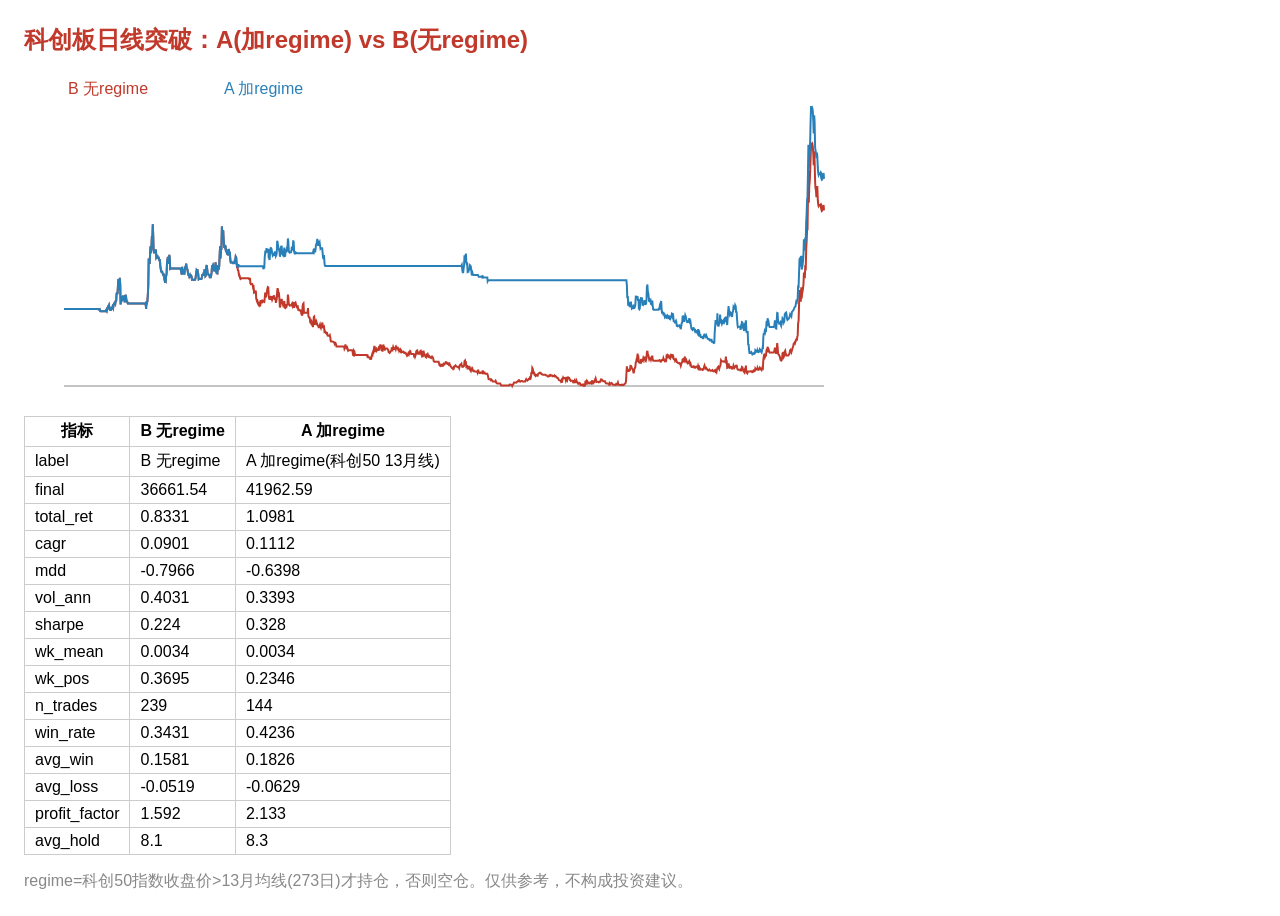
<file: report_kc_compare.html>
<html><head><meta charset="utf-8"><title>科创板日线突破 A vs B</title>
<style>body{font-family:sans-serif;margin:24px} table{border-collapse:collapse} td,th{border:1px solid #ccc;padding:4px 10px} h2{color:#c0392b}</style></head>
<body><h2>科创板日线突破：A(加regime) vs B(无regime)</h2>
<svg width="820" height="340"><line x1="40" y1="310" x2="800" y2="310" stroke="#888"/><polyline fill="none" stroke="#c0392b" stroke-width="2" points="40.0,232.9 40.4,232.9 40.9,232.9 41.3,232.9 41.8,232.9 42.2,232.9 42.7,232.9 43.1,232.9 43.6,232.9 44.0,232.9 44.5,232.9 44.9,232.9 45.4,232.9 45.8,232.9 46.2,232.9 46.7,232.9 47.1,232.9 47.6,232.9 48.0,232.9 48.5,232.9 48.9,232.9 49.4,232.9 49.8,232.9 50.3,232.9 50.7,232.9 51.2,232.9 51.6,232.9 52.0,232.9 52.5,232.9 52.9,232.9 53.4,232.9 53.8,232.9 54.3,232.9 54.7,232.9 55.2,232.9 55.6,232.9 56.1,232.9 56.5,232.9 56.9,232.9 57.4,232.9 57.8,232.9 58.3,232.9 58.7,232.9 59.2,232.9 59.6,232.9 60.1,232.9 60.5,232.9 61.0,232.9 61.4,232.9 61.9,232.9 62.3,232.9 62.7,232.9 63.2,232.9 63.6,232.9 64.1,232.9 64.5,232.9 65.0,232.9 65.4,232.9 65.9,232.9 66.3,232.9 66.8,232.9 67.2,232.9 67.7,232.9 68.1,232.9 68.5,232.9 69.0,232.9 69.4,232.9 69.9,232.9 70.3,232.9 70.8,232.9 71.2,232.9 71.7,232.9 72.1,232.9 72.6,232.9 73.0,232.9 73.5,232.9 73.9,232.9 74.3,233.3 74.8,233.3 75.2,233.7 75.7,233.4 76.1,234.8 76.6,235.2 77.0,235.2 77.5,235.2 77.9,235.2 78.4,235.2 78.8,235.2 79.2,235.2 79.7,235.2 80.1,235.2 80.6,235.2 81.0,235.2 81.5,235.2 81.9,234.2 82.4,233.6 82.8,234.6 83.3,232.1 83.7,232.2 84.2,230.2 84.6,230.2 85.0,229.2 85.5,232.5 85.9,233.8 86.4,234.0 86.8,234.0 87.3,232.9 87.7,231.0 88.2,233.4 88.6,231.1 89.1,232.2 89.5,229.5 90.0,227.6 90.4,227.2 90.8,226.6 91.3,227.7 91.7,224.9 92.2,224.7 92.6,217.5 93.1,216.7 93.5,218.3 94.0,208.5 94.4,203.1 94.9,204.6 95.3,213.6 95.8,201.9 96.2,207.7 96.6,228.4 97.1,225.1 97.5,225.1 98.0,221.8 98.4,221.1 98.9,222.2 99.3,224.2 99.8,219.7 100.2,221.1 100.7,226.3 101.1,221.5 101.5,218.9 102.0,220.4 102.4,223.9 102.9,225.5 103.3,225.9 103.8,227.5 104.2,227.5 104.7,227.5 105.1,227.5 105.6,227.5 106.0,227.5 106.5,227.5 106.9,227.5 107.3,227.5 107.8,227.5 108.2,227.5 108.7,227.5 109.1,227.5 109.6,227.5 110.0,227.5 110.5,227.5 110.9,227.5 111.4,227.5 111.8,227.5 112.3,227.5 112.7,227.5 113.1,227.5 113.6,227.5 114.0,227.5 114.5,227.5 114.9,227.5 115.4,227.5 115.8,227.5 116.3,227.5 116.7,227.5 117.2,227.5 117.6,227.5 118.1,227.5 118.5,227.5 118.9,227.5 119.4,227.5 119.8,227.5 120.3,227.5 120.7,227.5 121.2,227.5 121.6,227.5 122.1,232.9 122.5,225.2 123.0,226.9 123.4,225.4 123.8,219.3 124.3,209.2 124.7,182.4 125.2,184.6 125.6,188.0 126.1,177.8 126.5,170.4 127.0,177.3 127.4,171.6 127.9,160.1 128.3,163.3 128.8,148.3 129.2,158.9 129.6,173.7 130.1,176.4 130.5,176.4 131.0,176.4 131.4,176.4 131.9,173.5 132.3,181.1 132.8,180.1 133.2,178.9 133.7,181.8 134.1,181.6 134.6,181.6 135.0,182.9 135.4,185.0 135.9,183.2 136.3,189.8 136.8,193.4 137.2,195.5 137.7,195.5 138.1,195.5 138.6,197.3 139.0,198.7 139.5,199.5 139.9,199.2 140.4,203.3 140.8,205.1 141.2,204.7 141.7,205.3 142.1,200.2 142.6,197.6 143.0,186.8 143.5,183.2 143.9,180.8 144.4,182.4 144.8,187.9 145.3,178.9 145.7,181.5 146.2,192.8 146.6,192.5 147.0,192.5 147.5,192.5 147.9,192.5 148.4,192.5 148.8,192.5 149.3,192.5 149.7,192.5 150.2,192.5 150.6,192.5 151.1,192.5 151.5,192.5 151.9,192.5 152.4,192.5 152.8,192.5 153.3,192.5 153.7,192.5 154.2,192.5 154.6,192.5 155.1,192.5 155.5,192.5 156.0,192.5 156.4,192.5 156.9,194.1 157.3,196.0 157.7,198.7 158.2,190.8 158.6,196.2 159.1,193.2 159.5,197.5 160.0,197.8 160.4,197.8 160.9,193.0 161.3,191.0 161.8,191.2 162.2,187.5 162.7,192.1 163.1,192.9 163.5,193.5 164.0,197.6 164.4,198.9 164.9,198.9 165.3,200.5 165.8,199.4 166.2,201.6 166.7,199.2 167.1,199.5 167.6,200.8 168.0,203.8 168.5,203.7 168.9,203.7 169.3,203.7 169.8,203.7 170.2,203.7 170.7,203.7 171.1,203.7 171.6,201.5 172.0,198.5 172.5,194.9 172.9,195.8 173.4,193.2 173.8,196.7 174.2,197.8 174.7,203.3 175.1,203.0 175.6,203.0 176.0,203.0 176.5,203.0 176.9,203.0 177.4,203.0 177.8,201.6 178.3,199.0 178.7,199.0 179.2,198.9 179.6,196.6 180.0,198.0 180.5,194.2 180.9,194.3 181.4,200.2 181.8,199.7 182.3,191.1 182.7,189.0 183.2,193.1 183.6,197.0 184.1,197.8 184.5,199.0 185.0,199.1 185.4,199.0 185.8,201.3 186.3,201.3 186.7,201.3 187.2,199.3 187.6,196.4 188.1,189.4 188.5,190.3 189.0,189.1 189.4,190.5 189.9,191.6 190.3,195.4 190.8,191.6 191.2,190.2 191.6,186.4 192.1,194.1 192.5,196.8 193.0,197.4 193.4,197.5 193.9,189.2 194.3,193.9 194.8,192.4 195.2,190.4 195.7,178.4 196.1,170.4 196.5,182.4 197.0,172.9 197.4,172.9 197.9,150.4 198.3,157.1 198.8,157.1 199.2,154.3 199.7,164.6 200.1,171.6 200.6,170.0 201.0,171.4 201.5,169.6 201.9,174.7 202.3,174.6 202.8,177.0 203.2,176.5 203.7,176.9 204.1,179.3 204.6,173.2 205.0,174.2 205.5,177.4 205.9,177.2 206.4,184.5 206.8,186.5 207.3,186.5 207.7,186.5 208.1,186.5 208.6,186.5 209.0,187.0 209.5,186.6 209.9,186.5 210.4,186.8 210.8,184.3 211.3,184.2 211.7,180.6 212.2,181.5 212.6,187.2 213.1,192.1 213.5,191.0 213.9,194.2 214.4,194.7 214.8,198.0 215.3,200.1 215.7,200.0 216.2,202.7 216.6,203.0 217.1,202.2 217.5,202.2 218.0,202.2 218.4,202.2 218.8,202.2 219.3,202.2 219.7,202.2 220.2,202.2 220.6,202.2 221.1,202.2 221.5,202.2 222.0,202.2 222.4,202.2 222.9,202.2 223.3,202.2 223.8,202.2 224.2,202.2 224.6,202.2 225.1,203.2 225.5,203.6 226.0,201.7 226.4,207.4 226.9,208.3 227.3,208.3 227.8,208.1 228.2,208.1 228.7,209.1 229.1,211.7 229.6,211.1 230.0,215.6 230.4,214.9 230.9,216.2 231.3,215.8 231.8,214.6 232.2,222.6 232.7,224.2 233.1,223.0 233.6,226.6 234.0,227.8 234.5,228.6 234.9,227.7 235.4,229.4 235.8,228.8 236.2,230.4 236.7,224.0 237.1,225.7 237.6,225.4 238.0,227.4 238.5,224.5 238.9,224.7 239.4,225.4 239.8,225.6 240.3,225.9 240.7,222.6 241.2,216.5 241.6,220.1 242.0,221.4 242.5,216.9 242.9,216.1 243.4,212.6 243.8,211.2 244.3,211.6 244.7,219.4 245.2,222.7 245.6,223.1 246.1,223.1 246.5,221.9 246.9,222.9 247.4,223.4 247.8,220.0 248.3,223.4 248.7,222.4 249.2,222.1 249.6,221.4 250.1,219.3 250.5,221.8 251.0,223.8 251.4,221.7 251.9,226.8 252.3,224.6 252.7,223.3 253.2,215.4 253.6,212.1 254.1,214.5 254.5,218.9 255.0,218.3 255.4,222.4 255.9,231.5 256.3,230.3 256.8,225.2 257.2,224.8 257.7,222.9 258.1,225.4 258.5,227.2 259.0,228.8 259.4,227.2 259.9,226.2 260.3,225.0 260.8,231.7 261.2,231.9 261.7,228.2 262.1,229.4 262.6,230.2 263.0,228.7 263.5,227.6 263.9,218.6 264.3,221.3 264.8,227.8 265.2,229.0 265.7,229.6 266.1,229.2 266.6,229.2 267.0,229.2 267.5,228.7 267.9,227.9 268.4,229.7 268.8,228.2 269.2,226.8 269.7,227.1 270.1,231.9 270.6,228.3 271.0,226.9 271.5,226.4 271.9,227.9 272.4,229.8 272.8,230.9 273.3,230.4 273.7,230.3 274.2,233.4 274.6,233.3 275.0,234.2 275.5,234.2 275.9,234.2 276.4,234.9 276.8,233.6 277.3,237.8 277.7,238.5 278.2,239.7 278.6,230.7 279.1,227.9 279.5,227.4 280.0,236.9 280.4,236.7 280.8,236.7 281.3,236.7 281.7,236.7 282.2,236.7 282.6,236.7 283.1,236.7 283.5,236.7 284.0,232.1 284.4,239.8 284.9,241.4 285.3,241.5 285.8,242.2 286.2,246.0 286.6,245.8 287.1,247.1 287.5,245.9 288.0,248.0 288.4,248.2 288.9,251.0 289.3,247.9 289.8,241.0 290.2,240.6 290.7,246.7 291.1,248.7 291.5,246.7 292.0,248.2 292.4,245.7 292.9,247.0 293.3,248.8 293.8,249.5 294.2,249.9 294.7,251.3 295.1,251.2 295.6,249.7 296.0,248.6 296.5,251.0 296.9,252.0 297.3,250.3 297.8,250.6 298.2,246.5 298.7,248.9 299.1,251.4 299.6,251.2 300.0,250.8 300.5,255.5 300.9,255.1 301.4,256.4 301.8,257.0 302.3,257.4 302.7,256.7 303.1,256.8 303.6,259.6 304.0,259.8 304.5,259.8 304.9,259.8 305.4,259.8 305.8,259.2 306.3,261.4 306.7,265.0 307.2,265.6 307.6,265.6 308.1,265.5 308.5,265.5 308.9,265.7 309.4,265.9 309.8,266.4 310.3,266.6 310.7,267.8 311.2,266.8 311.6,267.1 312.1,268.7 312.5,270.5 313.0,270.5 313.4,270.5 313.8,270.5 314.3,270.5 314.7,270.5 315.2,270.5 315.6,270.5 316.1,270.5 316.5,270.5 317.0,270.5 317.4,270.5 317.9,270.5 318.3,270.5 318.8,270.5 319.2,270.5 319.6,270.5 320.1,270.5 320.5,272.8 321.0,271.8 321.4,268.4 321.9,270.5 322.3,271.1 322.8,272.1 323.2,271.5 323.7,273.3 324.1,274.7 324.6,274.2 325.0,274.2 325.4,274.2 325.9,274.2 326.3,274.2 326.8,274.2 327.2,274.2 327.7,274.2 328.1,274.2 328.6,275.5 329.0,278.9 329.5,279.2 329.9,274.6 330.4,275.3 330.8,278.7 331.2,278.2 331.7,279.0 332.1,279.0 332.6,279.0 333.0,279.0 333.5,279.0 333.9,279.0 334.4,279.0 334.8,279.0 335.3,279.0 335.7,279.0 336.2,279.0 336.6,279.0 337.0,279.0 337.5,279.0 337.9,279.0 338.4,279.0 338.8,279.0 339.3,279.0 339.7,279.0 340.2,279.0 340.6,279.0 341.1,279.0 341.5,279.0 341.9,279.0 342.4,279.0 342.8,279.0 343.3,280.2 343.7,279.8 344.2,281.4 344.6,281.5 345.1,281.5 345.5,281.5 346.0,281.5 346.4,283.7 346.9,282.1 347.3,282.3 347.7,280.0 348.2,278.1 348.6,278.6 349.1,275.8 349.5,276.1 350.0,272.3 350.4,270.0 350.9,271.7 351.3,276.0 351.8,272.6 352.2,272.4 352.7,274.6 353.1,273.9 353.5,273.9 354.0,273.9 354.4,272.7 354.9,274.6 355.3,272.8 355.8,270.9 356.2,269.2 356.7,269.2 357.1,269.7 357.6,274.3 358.0,274.7 358.5,274.8 358.9,271.8 359.3,268.5 359.8,271.2 360.2,270.0 360.7,274.6 361.1,272.6 361.6,272.6 362.0,272.6 362.5,272.6 362.9,272.6 363.4,272.7 363.8,273.6 364.2,274.2 364.7,276.2 365.1,276.4 365.6,276.9 366.0,276.6 366.5,275.4 366.9,275.0 367.4,274.4 367.8,271.3 368.3,275.3 368.7,273.3 369.2,271.1 369.6,272.2 370.0,273.0 370.5,273.0 370.9,273.1 371.4,271.8 371.8,273.2 372.3,271.3 372.7,272.2 373.2,271.9 373.6,271.7 374.1,273.3 374.5,273.0 375.0,274.7 375.4,273.5 375.8,273.9 376.3,274.9 376.7,273.7 377.2,274.6 377.6,276.3 378.1,276.1 378.5,275.7 379.0,275.8 379.4,275.7 379.9,276.7 380.3,277.0 380.8,276.8 381.2,276.8 381.6,276.8 382.1,277.9 382.5,278.7 383.0,279.8 383.4,279.2 383.9,278.2 384.3,277.3 384.8,278.3 385.2,276.5 385.7,275.6 386.1,276.6 386.5,276.0 387.0,278.0 387.4,278.1 387.9,278.1 388.3,278.1 388.8,278.1 389.2,278.1 389.7,278.1 390.1,280.1 390.6,279.7 391.0,280.9 391.5,279.4 391.9,278.3 392.3,275.2 392.8,274.6 393.2,274.4 393.7,276.9 394.1,277.8 394.6,277.6 395.0,276.7 395.5,276.3 395.9,278.6 396.4,274.9 396.8,274.7 397.3,276.1 397.7,279.4 398.1,280.6 398.6,280.5 399.0,274.8 399.5,277.4 399.9,276.8 400.4,279.0 400.8,278.7 401.3,279.7 401.7,281.1 402.2,281.5 402.6,280.6 403.1,278.1 403.5,277.8 403.9,280.2 404.4,280.6 404.8,279.6 405.3,280.1 405.7,281.2 406.2,281.6 406.6,281.7 407.1,282.0 407.5,280.9 408.0,280.5 408.4,281.0 408.8,281.3 409.3,282.9 409.7,285.0 410.2,285.6 410.6,285.8 411.1,285.8 411.5,285.8 412.0,285.8 412.4,285.8 412.9,285.8 413.3,285.8 413.8,285.8 414.2,285.8 414.6,285.8 415.1,287.8 415.5,289.1 416.0,289.6 416.4,287.8 416.9,289.8 417.3,289.9 417.8,289.3 418.2,288.9 418.7,289.8 419.1,289.7 419.6,288.1 420.0,288.6 420.4,288.6 420.9,287.8 421.3,286.8 421.8,286.1 422.2,286.2 422.7,287.2 423.1,287.0 423.6,287.9 424.0,287.9 424.5,288.5 424.9,287.3 425.4,287.3 425.8,288.7 426.2,289.5 426.7,290.5 427.1,290.9 427.6,291.6 428.0,292.0 428.5,292.1 428.9,292.7 429.4,291.6 429.8,292.2 430.3,290.6 430.7,290.2 431.2,290.1 431.6,289.5 432.0,290.1 432.5,290.4 432.9,290.6 433.4,291.0 433.8,291.2 434.3,291.2 434.7,290.8 435.2,292.1 435.6,290.2 436.1,288.8 436.5,288.6 436.9,288.7 437.4,287.9 437.8,289.7 438.3,290.9 438.7,290.8 439.2,290.8 439.6,290.1 440.1,289.7 440.5,285.1 441.0,284.5 441.4,286.9 441.9,286.6 442.3,290.6 442.7,290.3 443.2,290.2 443.6,293.5 444.1,292.0 444.5,291.7 445.0,290.0 445.4,291.8 445.9,293.1 446.3,294.3 446.8,295.0 447.2,293.0 447.7,294.2 448.1,294.2 448.5,293.1 449.0,294.6 449.4,295.0 449.9,294.8 450.3,295.3 450.8,295.6 451.2,295.6 451.7,295.6 452.1,295.6 452.6,295.6 453.0,295.6 453.5,296.7 453.9,294.6 454.3,294.5 454.8,296.4 455.2,296.6 455.7,297.1 456.1,297.1 456.6,296.5 457.0,296.5 457.5,296.5 457.9,296.9 458.4,295.9 458.8,294.5 459.2,297.2 459.7,297.0 460.1,297.0 460.6,296.6 461.0,297.6 461.5,297.7 461.9,297.7 462.4,297.7 462.8,297.7 463.3,297.7 463.7,299.1 464.2,301.1 464.6,303.2 465.0,303.3 465.5,303.3 465.9,303.3 466.4,303.3 466.8,304.0 467.3,303.5 467.7,304.0 468.2,304.4 468.6,305.3 469.1,305.4 469.5,305.5 470.0,305.5 470.4,305.5 470.8,305.5 471.3,305.8 471.7,304.9 472.2,306.0 472.6,307.2 473.1,307.2 473.5,307.4 474.0,307.4 474.4,307.4 474.9,307.4 475.3,307.4 475.8,307.4 476.2,307.4 476.6,308.2 477.1,309.3 477.5,309.4 478.0,309.4 478.4,309.4 478.9,309.4 479.3,309.4 479.8,309.4 480.2,309.4 480.7,309.4 481.1,309.4 481.5,309.4 482.0,309.4 482.4,309.4 482.9,309.4 483.3,309.4 483.8,309.4 484.2,309.4 484.7,309.4 485.1,309.4 485.6,308.6 486.0,308.7 486.5,308.6 486.9,308.8 487.3,308.8 487.8,309.0 488.2,310.0 488.7,308.9 489.1,308.2 489.6,307.7 490.0,306.6 490.5,306.6 490.9,306.6 491.4,306.6 491.8,306.5 492.3,306.7 492.7,306.4 493.1,305.9 493.6,305.3 494.0,305.3 494.5,305.3 494.9,303.5 495.4,305.3 495.8,305.5 496.3,305.7 496.7,305.4 497.2,305.1 497.6,305.1 498.1,305.1 498.5,305.2 498.9,305.5 499.4,305.5 499.8,305.5 500.3,305.5 500.7,305.5 501.2,305.5 501.6,304.3 502.1,303.3 502.5,304.1 503.0,304.0 503.4,304.5 503.8,304.1 504.3,303.5 504.7,302.9 505.2,302.9 505.6,302.1 506.1,303.1 506.5,302.8 507.0,300.5 507.4,296.2 507.9,298.2 508.3,292.0 508.8,292.9 509.2,295.5 509.6,296.8 510.1,296.7 510.5,298.9 511.0,299.1 511.4,299.8 511.9,298.9 512.3,299.3 512.8,299.1 513.2,299.7 513.7,299.7 514.1,297.9 514.6,297.7 515.0,297.1 515.4,296.8 515.9,296.6 516.3,297.1 516.8,297.0 517.2,297.6 517.7,298.3 518.1,298.3 518.6,298.6 519.0,298.7 519.5,298.7 519.9,298.7 520.4,298.7 520.8,298.7 521.2,298.7 521.7,299.2 522.1,299.2 522.6,299.3 523.0,299.7 523.5,300.1 523.9,300.6 524.4,300.6 524.8,300.5 525.3,299.4 525.7,299.8 526.2,299.4 526.6,299.0 527.0,299.6 527.5,299.4 527.9,299.3 528.4,300.2 528.8,300.0 529.3,300.0 529.7,300.0 530.2,300.3 530.6,299.6 531.1,300.2 531.5,300.1 531.9,300.7 532.4,300.7 532.8,301.6 533.3,301.9 533.7,301.9 534.2,302.3 534.6,303.7 535.1,304.1 535.5,304.3 536.0,304.4 536.4,304.4 536.9,305.4 537.3,304.6 537.7,306.8 538.2,305.3 538.6,303.1 539.1,301.6 539.5,302.4 540.0,302.1 540.4,302.1 540.9,302.1 541.3,302.2 541.8,304.3 542.2,302.9 542.7,304.1 543.1,304.6 543.5,301.6 544.0,301.3 544.4,301.7 544.9,302.2 545.3,302.1 545.8,303.8 546.2,303.8 546.7,304.9 547.1,304.7 547.6,304.7 548.0,304.7 548.5,304.7 548.9,304.8 549.3,307.2 549.8,305.4 550.2,305.5 550.7,304.5 551.1,306.2 551.6,306.3 552.0,306.3 552.5,304.7 552.9,305.8 553.4,306.1 553.8,307.0 554.2,307.8 554.7,307.2 555.1,307.2 555.6,307.0 556.0,307.3 556.5,309.0 556.9,308.8 557.4,309.1 557.8,309.2 558.3,308.4 558.7,308.4 559.2,309.3 559.6,308.7 560.0,309.0 560.5,309.8 560.9,309.7 561.4,305.5 561.8,305.2 562.3,306.4 562.7,305.3 563.2,306.8 563.6,305.7 564.1,306.5 564.5,306.9 565.0,307.4 565.4,307.1 565.8,307.4 566.3,306.6 566.7,307.1 567.2,307.5 567.6,307.7 568.1,305.1 568.5,305.2 569.0,305.7 569.4,306.8 569.9,306.0 570.3,306.1 570.8,304.0 571.2,303.3 571.6,302.3 572.1,304.4 572.5,306.0 573.0,305.8 573.4,305.8 573.9,305.8 574.3,305.8 574.8,306.3 575.2,305.9 575.7,305.9 576.1,305.8 576.5,304.5 577.0,303.6 577.4,304.2 577.9,303.8 578.3,304.5 578.8,304.6 579.2,305.3 579.7,305.3 580.1,305.3 580.6,305.3 581.0,305.3 581.5,306.7 581.9,307.2 582.3,307.4 582.8,307.4 583.2,307.4 583.7,307.4 584.1,307.4 584.6,307.6 585.0,308.0 585.5,309.7 585.9,307.2 586.4,307.9 586.8,307.4 587.3,307.4 587.7,307.1 588.1,307.6 588.6,308.6 589.0,308.7 589.5,308.7 589.9,308.7 590.4,308.7 590.8,308.7 591.3,308.7 591.7,309.0 592.2,308.0 592.6,308.3 593.1,308.5 593.5,307.5 593.9,306.5 594.4,308.4 594.8,308.6 595.3,308.9 595.7,308.9 596.2,308.9 596.6,308.9 597.1,308.9 597.5,308.9 598.0,308.6 598.4,309.0 598.8,308.9 599.3,308.9 599.7,308.8 600.2,308.6 600.6,307.8 601.1,307.7 601.5,307.2 602.0,305.3 602.4,298.0 602.9,290.3 603.3,294.3 603.8,292.8 604.2,295.8 604.6,294.4 605.1,294.5 605.5,294.6 606.0,293.9 606.4,289.9 606.9,290.0 607.3,290.4 607.8,291.9 608.2,292.9 608.7,293.3 609.1,294.5 609.6,297.3 610.0,295.9 610.4,293.0 610.9,292.1 611.3,291.2 611.8,286.3 612.2,285.5 612.7,282.8 613.1,282.0 613.6,277.6 614.0,283.3 614.5,282.3 614.9,285.9 615.4,286.7 615.8,286.7 616.2,286.7 616.7,286.7 617.1,283.0 617.6,285.2 618.0,284.2 618.5,283.8 618.9,284.5 619.4,281.8 619.8,282.6 620.3,281.4 620.7,281.4 621.2,284.0 621.6,283.1 622.0,284.0 622.5,281.8 622.9,276.1 623.4,274.8 623.8,277.8 624.3,279.1 624.7,280.9 625.2,283.1 625.6,282.1 626.1,282.7 626.5,282.5 626.9,283.7 627.4,281.7 627.8,282.0 628.3,279.6 628.7,283.4 629.2,284.7 629.6,284.8 630.1,284.8 630.5,284.8 631.0,284.8 631.4,284.8 631.9,284.8 632.3,284.8 632.7,284.8 633.2,284.8 633.6,284.8 634.1,284.8 634.5,284.8 635.0,284.5 635.4,284.1 635.9,284.5 636.3,284.7 636.8,286.4 637.2,284.5 637.7,284.2 638.1,284.4 638.5,284.3 639.0,284.0 639.4,282.2 639.9,283.7 640.3,283.7 640.8,285.2 641.2,285.0 641.7,285.0 642.1,285.1 642.6,279.8 643.0,280.1 643.5,278.8 643.9,279.1 644.3,280.8 644.8,280.2 645.2,281.4 645.7,282.1 646.1,282.5 646.6,280.2 647.0,281.1 647.5,280.4 647.9,278.9 648.4,279.0 648.8,280.7 649.2,280.3 649.7,283.2 650.1,283.4 650.6,283.3 651.0,284.6 651.5,283.6 651.9,283.2 652.4,284.4 652.8,286.1 653.3,286.4 653.7,286.7 654.2,287.0 654.6,287.1 655.0,287.4 655.5,287.1 655.9,287.9 656.4,288.2 656.8,289.7 657.3,288.0 657.7,286.6 658.2,286.4 658.6,283.3 659.1,283.0 659.5,283.6 660.0,286.3 660.4,283.5 660.8,284.5 661.3,282.1 661.7,282.7 662.2,283.8 662.6,285.8 663.1,286.5 663.5,287.1 664.0,286.3 664.4,286.8 664.9,286.2 665.3,285.0 665.8,286.0 666.2,288.4 666.6,287.9 667.1,289.8 667.5,290.8 668.0,290.9 668.4,291.1 668.9,290.5 669.3,290.3 669.8,290.3 670.2,291.5 670.7,291.8 671.1,291.8 671.5,290.8 672.0,290.7 672.4,290.4 672.9,290.3 673.3,291.3 673.8,292.1 674.2,290.0 674.7,291.5 675.1,291.0 675.6,293.6 676.0,293.7 676.5,292.9 676.9,293.4 677.3,293.5 677.8,293.4 678.2,293.2 678.7,293.9 679.1,293.6 679.6,293.4 680.0,290.9 680.5,289.6 680.9,291.1 681.4,291.5 681.8,292.5 682.3,292.0 682.7,292.9 683.1,293.2 683.6,294.1 684.0,294.4 684.5,294.4 684.9,294.4 685.4,293.6 685.8,294.0 686.3,294.4 686.7,294.7 687.2,294.7 687.6,294.6 688.1,294.7 688.5,294.2 688.9,294.8 689.4,295.3 689.8,295.4 690.3,294.7 690.7,294.4 691.2,294.1 691.6,295.5 692.1,295.0 692.5,295.8 693.0,293.2 693.4,292.2 693.8,291.3 694.3,290.7 694.7,291.9 695.2,293.0 695.6,291.4 696.1,290.0 696.5,289.1 697.0,284.3 697.4,284.9 697.9,285.2 698.3,285.2 698.8,285.5 699.2,285.4 699.6,285.3 700.1,285.8 700.5,285.8 701.0,285.8 701.4,285.3 701.9,280.5 702.3,286.3 702.8,285.9 703.2,291.8 703.7,291.5 704.1,290.9 704.6,287.3 705.0,290.7 705.4,290.3 705.9,291.7 706.3,291.4 706.8,291.1 707.2,291.1 707.7,292.6 708.1,292.6 708.6,292.7 709.0,291.9 709.5,289.6 709.9,290.7 710.4,291.6 710.8,290.6 711.2,290.6 711.7,290.2 712.1,290.6 712.6,288.9 713.0,291.2 713.5,293.3 713.9,293.7 714.4,293.7 714.8,293.7 715.3,293.7 715.7,293.7 716.2,293.7 716.6,295.2 717.0,293.5 717.5,293.8 717.9,291.0 718.4,291.4 718.8,292.6 719.3,293.6 719.7,295.3 720.2,296.1 720.6,293.5 721.1,292.9 721.5,292.7 721.9,289.6 722.4,296.7 722.8,296.8 723.3,297.3 723.7,295.6 724.2,295.6 724.6,295.6 725.1,295.6 725.5,295.6 726.0,295.6 726.4,295.6 726.9,295.2 727.3,295.2 727.7,295.7 728.2,296.2 728.6,296.1 729.1,294.9 729.5,294.5 730.0,295.3 730.4,295.1 730.9,294.8 731.3,292.4 731.8,293.2 732.2,292.8 732.7,293.0 733.1,294.2 733.5,292.0 734.0,293.4 734.4,293.9 734.9,293.7 735.3,293.3 735.8,291.6 736.2,292.0 736.7,293.2 737.1,293.5 737.6,294.1 738.0,293.1 738.5,291.2 738.9,291.8 739.3,284.2 739.8,280.7 740.2,281.6 740.7,279.7 741.1,280.7 741.6,279.4 742.0,279.4 742.5,274.2 742.9,274.0 743.4,272.1 743.8,270.8 744.2,274.5 744.7,274.0 745.1,275.6 745.6,276.5 746.0,276.4 746.5,276.5 746.9,276.5 747.4,276.5 747.8,276.5 748.3,276.5 748.7,276.5 749.2,276.5 749.6,276.5 750.0,275.5 750.5,274.0 750.9,271.7 751.4,275.4 751.8,276.9 752.3,276.8 752.7,274.1 753.2,267.1 753.6,271.1 754.1,277.5 754.5,278.6 755.0,278.9 755.4,280.0 755.8,280.4 756.3,283.0 756.7,284.2 757.2,284.7 757.6,284.3 758.1,282.4 758.5,277.4 759.0,276.7 759.4,276.7 759.9,280.6 760.3,279.7 760.8,275.6 761.2,274.8 761.6,276.8 762.1,279.0 762.5,279.5 763.0,279.5 763.4,279.5 763.9,279.5 764.3,279.5 764.8,278.7 765.2,278.0 765.7,276.2 766.1,274.5 766.5,273.9 767.0,274.8 767.4,276.1 767.9,274.4 768.3,272.9 768.8,271.2 769.2,270.4 769.7,267.6 770.1,267.4 770.6,266.5 771.0,267.2 771.5,265.4 771.9,264.8 772.3,262.6 772.8,264.7 773.2,261.3 773.7,259.4 774.1,247.6 774.6,244.7 775.0,230.9 775.5,215.7 775.9,214.1 776.4,221.2 776.8,225.7 777.3,211.4 777.7,222.3 778.1,217.2 778.6,215.4 779.0,212.3 779.5,207.8 779.9,196.5 780.4,199.7 780.8,202.1 781.3,189.1 781.7,194.6 782.2,173.0 782.6,165.9 783.1,153.4 783.5,154.2 783.9,127.4 784.4,94.4 784.8,126.6 785.3,109.6 785.7,106.0 786.2,94.9 786.6,82.0 787.1,66.8 787.5,68.7 788.0,69.2 788.4,68.3 788.8,70.5 789.3,78.2 789.7,89.2 790.2,75.2 790.6,84.8 791.1,105.8 791.5,112.2 792.0,114.8 792.4,121.1 792.9,113.9 793.3,110.1 793.8,124.2 794.2,128.2 794.6,130.0 795.1,129.1 795.5,129.1 796.0,129.1 796.4,128.7 796.9,131.3 797.3,130.4 797.8,135.0 798.2,134.7 798.7,132.4 799.1,130.3 799.6,129.2 800.0,134.3"/><polyline fill="none" stroke="#2980b9" stroke-width="2" points="40.0,232.9 40.4,232.9 40.9,232.9 41.3,232.9 41.8,232.9 42.2,232.9 42.7,232.9 43.1,232.9 43.6,232.9 44.0,232.9 44.5,232.9 44.9,232.9 45.4,232.9 45.8,232.9 46.2,232.9 46.7,232.9 47.1,232.9 47.6,232.9 48.0,232.9 48.5,232.9 48.9,232.9 49.4,232.9 49.8,232.9 50.3,232.9 50.7,232.9 51.2,232.9 51.6,232.9 52.0,232.9 52.5,232.9 52.9,232.9 53.4,232.9 53.8,232.9 54.3,232.9 54.7,232.9 55.2,232.9 55.6,232.9 56.1,232.9 56.5,232.9 56.9,232.9 57.4,232.9 57.8,232.9 58.3,232.9 58.7,232.9 59.2,232.9 59.6,232.9 60.1,232.9 60.5,232.9 61.0,232.9 61.4,232.9 61.9,232.9 62.3,232.9 62.7,232.9 63.2,232.9 63.6,232.9 64.1,232.9 64.5,232.9 65.0,232.9 65.4,232.9 65.9,232.9 66.3,232.9 66.8,232.9 67.2,232.9 67.7,232.9 68.1,232.9 68.5,232.9 69.0,232.9 69.4,232.9 69.9,232.9 70.3,232.9 70.8,232.9 71.2,232.9 71.7,232.9 72.1,232.9 72.6,232.9 73.0,232.9 73.5,232.9 73.9,232.9 74.3,233.3 74.8,233.3 75.2,233.7 75.7,233.4 76.1,234.8 76.6,235.2 77.0,235.2 77.5,235.2 77.9,235.2 78.4,235.2 78.8,235.2 79.2,235.2 79.7,235.2 80.1,235.2 80.6,235.2 81.0,235.2 81.5,235.2 81.9,234.2 82.4,233.6 82.8,234.6 83.3,232.1 83.7,232.2 84.2,230.2 84.6,230.2 85.0,229.2 85.5,232.5 85.9,233.8 86.4,234.0 86.8,234.0 87.3,232.9 87.7,231.0 88.2,233.4 88.6,231.1 89.1,232.2 89.5,229.5 90.0,227.6 90.4,227.2 90.8,226.6 91.3,227.7 91.7,224.9 92.2,224.7 92.6,217.5 93.1,216.7 93.5,218.3 94.0,208.5 94.4,203.1 94.9,204.6 95.3,213.6 95.8,201.9 96.2,207.7 96.6,228.4 97.1,225.1 97.5,225.1 98.0,221.8 98.4,221.1 98.9,222.2 99.3,224.2 99.8,219.7 100.2,221.1 100.7,226.3 101.1,221.5 101.5,218.9 102.0,220.4 102.4,223.9 102.9,225.5 103.3,225.9 103.8,227.5 104.2,227.5 104.7,227.5 105.1,227.5 105.6,227.5 106.0,227.5 106.5,227.5 106.9,227.5 107.3,227.5 107.8,227.5 108.2,227.5 108.7,227.5 109.1,227.5 109.6,227.5 110.0,227.5 110.5,227.5 110.9,227.5 111.4,227.5 111.8,227.5 112.3,227.5 112.7,227.5 113.1,227.5 113.6,227.5 114.0,227.5 114.5,227.5 114.9,227.5 115.4,227.5 115.8,227.5 116.3,227.5 116.7,227.5 117.2,227.5 117.6,227.5 118.1,227.5 118.5,227.5 118.9,227.5 119.4,227.5 119.8,227.5 120.3,227.5 120.7,227.5 121.2,227.5 121.6,227.5 122.1,232.9 122.5,225.2 123.0,226.9 123.4,225.4 123.8,219.3 124.3,209.2 124.7,182.4 125.2,184.6 125.6,188.0 126.1,177.8 126.5,170.4 127.0,177.3 127.4,171.6 127.9,160.1 128.3,163.3 128.8,148.3 129.2,158.9 129.6,173.7 130.1,176.4 130.5,176.4 131.0,176.4 131.4,176.4 131.9,173.5 132.3,181.1 132.8,180.1 133.2,178.9 133.7,181.8 134.1,181.6 134.6,181.6 135.0,182.9 135.4,185.0 135.9,183.2 136.3,189.8 136.8,193.4 137.2,195.5 137.7,195.5 138.1,195.5 138.6,197.3 139.0,198.7 139.5,199.5 139.9,199.2 140.4,203.3 140.8,205.1 141.2,204.7 141.7,205.3 142.1,200.2 142.6,197.6 143.0,186.8 143.5,183.2 143.9,180.8 144.4,182.4 144.8,187.9 145.3,178.9 145.7,181.5 146.2,192.8 146.6,192.5 147.0,192.5 147.5,192.5 147.9,192.5 148.4,192.5 148.8,192.5 149.3,192.5 149.7,192.5 150.2,192.5 150.6,192.5 151.1,192.5 151.5,192.5 151.9,192.5 152.4,192.5 152.8,192.5 153.3,192.5 153.7,192.5 154.2,192.5 154.6,192.5 155.1,192.5 155.5,192.5 156.0,192.5 156.4,192.5 156.9,194.1 157.3,196.0 157.7,198.7 158.2,190.8 158.6,196.2 159.1,193.2 159.5,197.5 160.0,197.8 160.4,197.8 160.9,193.0 161.3,191.0 161.8,191.2 162.2,187.5 162.7,192.1 163.1,192.9 163.5,193.5 164.0,197.6 164.4,198.9 164.9,198.9 165.3,200.5 165.8,199.4 166.2,201.6 166.7,199.2 167.1,199.5 167.6,200.8 168.0,203.8 168.5,203.7 168.9,203.7 169.3,203.7 169.8,203.7 170.2,203.7 170.7,203.7 171.1,203.7 171.6,201.5 172.0,198.5 172.5,194.9 172.9,195.8 173.4,193.2 173.8,196.7 174.2,197.8 174.7,203.3 175.1,203.0 175.6,203.0 176.0,203.0 176.5,203.0 176.9,203.0 177.4,203.0 177.8,201.6 178.3,199.0 178.7,199.0 179.2,198.9 179.6,196.6 180.0,198.0 180.5,194.2 180.9,194.3 181.4,200.2 181.8,199.7 182.3,191.1 182.7,189.0 183.2,193.1 183.6,197.0 184.1,197.8 184.5,199.0 185.0,199.1 185.4,199.0 185.8,201.3 186.3,201.3 186.7,201.3 187.2,199.3 187.6,196.4 188.1,189.4 188.5,190.3 189.0,189.1 189.4,190.5 189.9,191.6 190.3,195.4 190.8,191.6 191.2,190.2 191.6,186.4 192.1,194.1 192.5,196.8 193.0,197.4 193.4,197.5 193.9,189.2 194.3,193.9 194.8,192.4 195.2,190.4 195.7,178.4 196.1,170.4 196.5,182.4 197.0,172.9 197.4,172.9 197.9,150.4 198.3,157.1 198.8,157.1 199.2,154.3 199.7,164.6 200.1,171.6 200.6,170.0 201.0,171.4 201.5,169.6 201.9,174.7 202.3,174.6 202.8,177.0 203.2,176.5 203.7,176.9 204.1,179.3 204.6,173.2 205.0,174.2 205.5,177.4 205.9,177.2 206.4,184.5 206.8,186.5 207.3,186.5 207.7,186.5 208.1,186.5 208.6,186.5 209.0,187.0 209.5,186.6 209.9,186.5 210.4,186.8 210.8,184.3 211.3,184.2 211.7,180.6 212.2,181.5 212.6,187.2 213.1,189.9 213.5,189.9 213.9,191.7 214.4,188.1 214.8,190.3 215.3,190.3 215.7,190.3 216.2,190.3 216.6,190.3 217.1,190.3 217.5,190.3 218.0,190.3 218.4,190.3 218.8,190.3 219.3,190.3 219.7,190.3 220.2,190.3 220.6,190.3 221.1,190.3 221.5,190.3 222.0,190.3 222.4,190.3 222.9,190.3 223.3,190.3 223.8,190.3 224.2,190.3 224.6,190.3 225.1,190.3 225.5,190.3 226.0,190.3 226.4,190.3 226.9,190.3 227.3,190.3 227.8,190.3 228.2,190.3 228.7,190.3 229.1,190.3 229.6,190.3 230.0,190.3 230.4,190.3 230.9,190.3 231.3,190.3 231.8,190.3 232.2,190.3 232.7,190.3 233.1,190.3 233.6,190.3 234.0,190.3 234.5,190.3 234.9,190.3 235.4,190.3 235.8,190.3 236.2,190.3 236.7,190.3 237.1,190.3 237.6,190.3 238.0,190.3 238.5,190.3 238.9,190.3 239.4,193.2 239.8,191.7 240.3,191.6 240.7,181.9 241.2,176.4 241.6,176.8 242.0,176.1 242.5,172.0 242.9,175.2 243.4,173.2 243.8,176.5 244.3,172.8 244.7,181.6 245.2,182.2 245.6,183.9 246.1,176.1 246.5,172.6 246.9,171.4 247.4,175.2 247.8,174.6 248.3,177.8 248.7,179.4 249.2,178.6 249.6,178.8 250.1,177.7 250.5,179.1 251.0,178.9 251.4,175.4 251.9,180.0 252.3,179.2 252.7,177.3 253.2,164.8 253.6,166.3 254.1,170.1 254.5,172.0 255.0,173.9 255.4,172.6 255.9,180.7 256.3,178.8 256.8,171.8 257.2,170.6 257.7,170.6 258.1,176.5 258.5,178.1 259.0,179.0 259.4,177.0 259.9,176.0 260.3,171.5 260.8,180.0 261.2,179.8 261.7,173.4 262.1,174.6 262.6,176.3 263.0,171.6 263.5,170.3 263.9,162.5 264.3,165.0 264.8,174.9 265.2,176.2 265.7,176.7 266.1,176.3 266.6,176.3 267.0,176.3 267.5,173.7 267.9,170.6 268.4,174.6 268.8,172.7 269.2,164.4 269.7,166.2 270.1,175.7 270.6,177.5 271.0,177.5 271.5,177.5 271.9,176.6 272.4,177.2 272.8,177.2 273.3,177.2 273.7,177.2 274.2,177.2 274.6,177.2 275.0,177.2 275.5,177.2 275.9,177.2 276.4,177.2 276.8,177.2 277.3,177.2 277.7,177.2 278.2,177.2 278.6,177.2 279.1,177.2 279.5,177.2 280.0,177.2 280.4,177.2 280.8,177.2 281.3,177.2 281.7,177.2 282.2,177.2 282.6,177.2 283.1,177.2 283.5,177.2 284.0,177.2 284.4,177.2 284.9,177.2 285.3,177.2 285.8,177.2 286.2,177.2 286.6,177.2 287.1,177.2 287.5,177.2 288.0,177.2 288.4,177.2 288.9,177.2 289.3,175.3 289.8,176.1 290.2,172.4 290.7,174.8 291.1,176.3 291.5,173.9 292.0,169.0 292.4,168.1 292.9,165.9 293.3,162.8 293.8,167.5 294.2,166.9 294.7,169.8 295.1,167.5 295.6,166.4 296.0,169.4 296.5,172.7 296.9,172.2 297.3,172.2 297.8,172.2 298.2,172.2 298.7,177.7 299.1,182.1 299.6,182.6 300.0,179.0 300.5,187.1 300.9,189.7 301.4,190.0 301.8,190.0 302.3,190.0 302.7,190.0 303.1,190.0 303.6,190.0 304.0,190.0 304.5,190.0 304.9,190.0 305.4,190.0 305.8,190.0 306.3,190.0 306.7,190.0 307.2,190.0 307.6,190.0 308.1,190.0 308.5,190.0 308.9,190.0 309.4,190.0 309.8,190.0 310.3,190.0 310.7,190.0 311.2,190.0 311.6,190.0 312.1,190.0 312.5,190.0 313.0,190.0 313.4,190.0 313.8,190.0 314.3,190.0 314.7,190.0 315.2,190.0 315.6,190.0 316.1,190.0 316.5,190.0 317.0,190.0 317.4,190.0 317.9,190.0 318.3,190.0 318.8,190.0 319.2,190.0 319.6,190.0 320.1,190.0 320.5,190.0 321.0,190.0 321.4,190.0 321.9,190.0 322.3,190.0 322.8,190.0 323.2,190.0 323.7,190.0 324.1,190.0 324.6,190.0 325.0,190.0 325.4,190.0 325.9,190.0 326.3,190.0 326.8,190.0 327.2,190.0 327.7,190.0 328.1,190.0 328.6,190.0 329.0,190.0 329.5,190.0 329.9,190.0 330.4,190.0 330.8,190.0 331.2,190.0 331.7,190.0 332.1,190.0 332.6,190.0 333.0,190.0 333.5,190.0 333.9,190.0 334.4,190.0 334.8,190.0 335.3,190.0 335.7,190.0 336.2,190.0 336.6,190.0 337.0,190.0 337.5,190.0 337.9,190.0 338.4,190.0 338.8,190.0 339.3,190.0 339.7,190.0 340.2,190.0 340.6,190.0 341.1,190.0 341.5,190.0 341.9,190.0 342.4,190.0 342.8,190.0 343.3,190.0 343.7,190.0 344.2,190.0 344.6,190.0 345.1,190.0 345.5,190.0 346.0,190.0 346.4,190.0 346.9,190.0 347.3,190.0 347.7,190.0 348.2,190.0 348.6,190.0 349.1,190.0 349.5,190.0 350.0,190.0 350.4,190.0 350.9,190.0 351.3,190.0 351.8,190.0 352.2,190.0 352.7,190.0 353.1,190.0 353.5,190.0 354.0,190.0 354.4,190.0 354.9,190.0 355.3,190.0 355.8,190.0 356.2,190.0 356.7,190.0 357.1,190.0 357.6,190.0 358.0,190.0 358.5,190.0 358.9,190.0 359.3,190.0 359.8,190.0 360.2,190.0 360.7,190.0 361.1,190.0 361.6,190.0 362.0,190.0 362.5,190.0 362.9,190.0 363.4,190.0 363.8,190.0 364.2,190.0 364.7,190.0 365.1,190.0 365.6,190.0 366.0,190.0 366.5,190.0 366.9,190.0 367.4,190.0 367.8,190.0 368.3,190.0 368.7,190.0 369.2,190.0 369.6,190.0 370.0,190.0 370.5,190.0 370.9,190.0 371.4,190.0 371.8,190.0 372.3,190.0 372.7,190.0 373.2,190.0 373.6,190.0 374.1,190.0 374.5,190.0 375.0,190.0 375.4,190.0 375.8,190.0 376.3,190.0 376.7,190.0 377.2,190.0 377.6,190.0 378.1,190.0 378.5,190.0 379.0,190.0 379.4,190.0 379.9,190.0 380.3,190.0 380.8,190.0 381.2,190.0 381.6,190.0 382.1,190.0 382.5,190.0 383.0,190.0 383.4,190.0 383.9,190.0 384.3,190.0 384.8,190.0 385.2,190.0 385.7,190.0 386.1,190.0 386.5,190.0 387.0,190.0 387.4,190.0 387.9,190.0 388.3,190.0 388.8,190.0 389.2,190.0 389.7,190.0 390.1,190.0 390.6,190.0 391.0,190.0 391.5,190.0 391.9,190.0 392.3,190.0 392.8,190.0 393.2,190.0 393.7,190.0 394.1,190.0 394.6,190.0 395.0,190.0 395.5,190.0 395.9,190.0 396.4,190.0 396.8,190.0 397.3,190.0 397.7,190.0 398.1,190.0 398.6,190.0 399.0,190.0 399.5,190.0 399.9,190.0 400.4,190.0 400.8,190.0 401.3,190.0 401.7,190.0 402.2,190.0 402.6,190.0 403.1,190.0 403.5,190.0 403.9,190.0 404.4,190.0 404.8,190.0 405.3,190.0 405.7,190.0 406.2,190.0 406.6,190.0 407.1,190.0 407.5,190.0 408.0,190.0 408.4,190.0 408.8,190.0 409.3,190.0 409.7,190.0 410.2,190.0 410.6,190.0 411.1,190.0 411.5,190.0 412.0,190.0 412.4,190.0 412.9,190.0 413.3,190.0 413.8,190.0 414.2,190.0 414.6,190.0 415.1,190.0 415.5,190.0 416.0,190.0 416.4,190.0 416.9,190.0 417.3,190.0 417.8,190.0 418.2,190.0 418.7,190.0 419.1,190.0 419.6,190.0 420.0,190.0 420.4,190.0 420.9,190.0 421.3,190.0 421.8,190.0 422.2,190.0 422.7,190.0 423.1,190.0 423.6,190.0 424.0,190.0 424.5,190.0 424.9,190.0 425.4,190.0 425.8,190.0 426.2,190.0 426.7,190.0 427.1,190.0 427.6,190.0 428.0,190.0 428.5,190.0 428.9,190.0 429.4,190.0 429.8,190.0 430.3,190.0 430.7,190.0 431.2,190.0 431.6,190.0 432.0,190.0 432.5,190.0 432.9,190.0 433.4,190.0 433.8,190.0 434.3,190.0 434.7,190.0 435.2,190.0 435.6,190.0 436.1,190.0 436.5,190.0 436.9,190.0 437.4,190.0 437.8,189.1 438.3,193.9 438.7,196.2 439.2,196.2 439.6,192.6 440.1,189.1 440.5,179.4 441.0,180.6 441.4,181.3 441.9,177.6 442.3,186.6 442.7,187.9 443.2,187.6 443.6,195.4 444.1,194.8 444.5,195.3 445.0,193.3 445.4,193.2 445.9,189.1 446.3,189.5 446.8,190.5 447.2,193.0 447.7,198.5 448.1,198.4 448.5,197.2 449.0,199.0 449.4,199.1 449.9,199.1 450.3,199.1 450.8,199.1 451.2,199.1 451.7,199.1 452.1,199.1 452.6,199.1 453.0,199.1 453.5,199.1 453.9,199.1 454.3,200.0 454.8,200.8 455.2,200.8 455.7,200.8 456.1,200.8 456.6,200.8 457.0,200.8 457.5,200.8 457.9,201.2 458.4,200.1 458.8,200.3 459.2,201.6 459.7,201.6 460.1,201.6 460.6,201.6 461.0,201.6 461.5,201.6 461.9,201.6 462.4,201.6 462.8,201.6 463.3,201.6 463.7,205.2 464.2,204.3 464.6,204.3 465.0,204.3 465.5,204.3 465.9,204.3 466.4,204.3 466.8,204.3 467.3,204.3 467.7,204.3 468.2,204.3 468.6,204.3 469.1,204.3 469.5,204.3 470.0,204.3 470.4,204.3 470.8,204.3 471.3,204.3 471.7,204.3 472.2,204.3 472.6,204.3 473.1,204.3 473.5,204.3 474.0,204.3 474.4,204.3 474.9,204.3 475.3,204.3 475.8,204.3 476.2,204.3 476.6,204.3 477.1,204.3 477.5,204.3 478.0,204.3 478.4,204.3 478.9,204.3 479.3,204.3 479.8,204.3 480.2,204.3 480.7,204.3 481.1,204.3 481.5,204.3 482.0,204.3 482.4,204.3 482.9,204.3 483.3,204.3 483.8,204.3 484.2,204.3 484.7,204.3 485.1,204.3 485.6,204.3 486.0,204.3 486.5,204.3 486.9,204.3 487.3,204.3 487.8,204.3 488.2,204.3 488.7,204.3 489.1,204.3 489.6,204.3 490.0,204.3 490.5,204.3 490.9,204.3 491.4,204.3 491.8,204.3 492.3,204.3 492.7,204.3 493.1,204.3 493.6,204.3 494.0,204.3 494.5,204.3 494.9,204.3 495.4,204.3 495.8,204.3 496.3,204.3 496.7,204.3 497.2,204.3 497.6,204.3 498.1,204.3 498.5,204.3 498.9,204.3 499.4,204.3 499.8,204.3 500.3,204.3 500.7,204.3 501.2,204.3 501.6,204.3 502.1,204.3 502.5,204.3 503.0,204.3 503.4,204.3 503.8,204.3 504.3,204.3 504.7,204.3 505.2,204.3 505.6,204.3 506.1,204.3 506.5,204.3 507.0,204.3 507.4,204.3 507.9,204.3 508.3,204.3 508.8,204.3 509.2,204.3 509.6,204.3 510.1,204.3 510.5,204.3 511.0,204.3 511.4,204.3 511.9,204.3 512.3,204.3 512.8,204.3 513.2,204.3 513.7,204.3 514.1,204.3 514.6,204.3 515.0,204.3 515.4,204.3 515.9,204.3 516.3,204.3 516.8,204.3 517.2,204.3 517.7,204.3 518.1,204.3 518.6,204.3 519.0,204.3 519.5,204.3 519.9,204.3 520.4,204.3 520.8,204.3 521.2,204.3 521.7,204.3 522.1,204.3 522.6,204.3 523.0,204.3 523.5,204.3 523.9,204.3 524.4,204.3 524.8,204.3 525.3,204.3 525.7,204.3 526.2,204.3 526.6,204.3 527.0,204.3 527.5,204.3 527.9,204.3 528.4,204.3 528.8,204.3 529.3,204.3 529.7,204.3 530.2,204.3 530.6,204.3 531.1,204.3 531.5,204.3 531.9,204.3 532.4,204.3 532.8,204.3 533.3,204.3 533.7,204.3 534.2,204.3 534.6,204.3 535.1,204.3 535.5,204.3 536.0,204.3 536.4,204.3 536.9,204.3 537.3,204.3 537.7,204.3 538.2,204.3 538.6,204.3 539.1,204.3 539.5,204.3 540.0,204.3 540.4,204.3 540.9,204.3 541.3,204.3 541.8,204.3 542.2,204.3 542.7,204.3 543.1,204.3 543.5,204.3 544.0,204.3 544.4,204.3 544.9,204.3 545.3,204.3 545.8,204.3 546.2,204.3 546.7,204.3 547.1,204.3 547.6,204.3 548.0,204.3 548.5,204.3 548.9,204.3 549.3,204.3 549.8,204.3 550.2,204.3 550.7,204.3 551.1,204.3 551.6,204.3 552.0,204.3 552.5,204.3 552.9,204.3 553.4,204.3 553.8,204.3 554.2,204.3 554.7,204.3 555.1,204.3 555.6,204.3 556.0,204.3 556.5,204.3 556.9,204.3 557.4,204.3 557.8,204.3 558.3,204.3 558.7,204.3 559.2,204.3 559.6,204.3 560.0,204.3 560.5,204.3 560.9,204.3 561.4,204.3 561.8,204.3 562.3,204.3 562.7,204.3 563.2,204.3 563.6,204.3 564.1,204.3 564.5,204.3 565.0,204.3 565.4,204.3 565.8,204.3 566.3,204.3 566.7,204.3 567.2,204.3 567.6,204.3 568.1,204.3 568.5,204.3 569.0,204.3 569.4,204.3 569.9,204.3 570.3,204.3 570.8,204.3 571.2,204.3 571.6,204.3 572.1,204.3 572.5,204.3 573.0,204.3 573.4,204.3 573.9,204.3 574.3,204.3 574.8,204.3 575.2,204.3 575.7,204.3 576.1,204.3 576.5,204.3 577.0,204.3 577.4,204.3 577.9,204.3 578.3,204.3 578.8,204.3 579.2,204.3 579.7,204.3 580.1,204.3 580.6,204.3 581.0,204.3 581.5,204.3 581.9,204.3 582.3,204.3 582.8,204.3 583.2,204.3 583.7,204.3 584.1,204.3 584.6,204.3 585.0,204.3 585.5,204.3 585.9,204.3 586.4,204.3 586.8,204.3 587.3,204.3 587.7,204.3 588.1,204.3 588.6,204.3 589.0,204.3 589.5,204.3 589.9,204.3 590.4,204.3 590.8,204.3 591.3,204.3 591.7,204.3 592.2,204.3 592.6,204.3 593.1,204.3 593.5,204.3 593.9,204.3 594.4,204.3 594.8,204.3 595.3,204.3 595.7,204.3 596.2,204.3 596.6,204.3 597.1,204.3 597.5,204.3 598.0,204.3 598.4,204.3 598.8,204.3 599.3,204.3 599.7,204.3 600.2,204.3 600.6,204.3 601.1,204.3 601.5,204.3 602.0,204.3 602.4,204.3 602.9,209.4 603.3,222.1 603.8,220.0 604.2,229.8 604.6,225.7 605.1,228.8 605.5,230.2 606.0,230.2 606.4,230.2 606.9,225.7 607.3,230.0 607.8,232.3 608.2,231.7 608.7,231.6 609.1,233.1 609.6,228.5 610.0,231.9 610.4,231.9 610.9,230.8 611.3,229.1 611.8,220.8 612.2,221.0 612.7,222.7 613.1,220.8 613.6,221.0 614.0,224.8 614.5,223.1 614.9,232.6 615.4,233.2 615.8,232.2 616.2,226.4 616.7,223.0 617.1,221.3 617.6,226.0 618.0,221.5 618.5,228.9 618.9,229.1 619.4,225.5 619.8,226.6 620.3,225.0 620.7,224.9 621.2,229.0 621.6,227.0 622.0,228.3 622.5,223.3 622.9,211.1 623.4,208.5 623.8,215.2 624.3,217.1 624.7,221.2 625.2,225.8 625.6,223.8 626.1,225.0 626.5,224.4 626.9,227.7 627.4,228.2 627.8,226.7 628.3,224.6 628.7,229.8 629.2,233.4 629.6,233.7 630.1,233.7 630.5,233.7 631.0,233.7 631.4,233.7 631.9,233.7 632.3,233.7 632.7,233.7 633.2,233.7 633.6,233.7 634.1,233.7 634.5,233.7 635.0,231.9 635.4,233.8 635.9,228.8 636.3,227.8 636.8,231.7 637.2,225.1 637.7,234.6 638.1,237.7 638.5,236.3 639.0,237.5 639.4,236.2 639.9,238.7 640.3,237.3 640.8,240.5 641.2,239.7 641.7,239.6 642.1,241.6 642.6,241.9 643.0,241.0 643.5,239.5 643.9,240.0 644.3,241.4 644.8,240.8 645.2,241.9 645.7,243.0 646.1,243.2 646.6,239.6 647.0,241.3 647.5,240.1 647.9,237.5 648.4,237.8 648.8,240.6 649.2,239.9 649.7,245.1 650.1,245.4 650.6,245.3 651.0,247.2 651.5,245.3 651.9,244.7 652.4,246.8 652.8,249.8 653.3,250.1 653.7,249.6 654.2,249.5 654.6,249.6 655.0,250.1 655.5,249.6 655.9,251.1 656.4,251.7 656.8,253.2 657.3,249.8 657.7,247.0 658.2,246.7 658.6,240.5 659.1,240.3 659.5,241.3 660.0,245.9 660.4,240.7 660.8,243.1 661.3,239.2 661.7,240.2 662.2,242.7 662.6,245.3 663.1,246.1 663.5,246.2 664.0,245.4 664.4,245.6 664.9,244.4 665.3,242.2 665.8,243.8 666.2,248.0 666.6,247.0 667.1,250.9 667.5,252.7 668.0,253.2 668.4,253.7 668.9,252.4 669.3,252.1 669.8,252.2 670.2,253.7 670.7,254.3 671.1,255.4 671.5,254.5 672.0,255.4 672.4,255.8 672.9,255.3 673.3,257.0 673.8,257.9 674.2,253.1 674.7,255.6 675.1,254.3 675.6,259.5 676.0,260.0 676.5,259.5 676.9,261.2 677.3,261.3 677.8,261.3 678.2,261.0 678.7,262.1 679.1,262.3 679.6,262.0 680.0,259.4 680.5,257.7 680.9,259.5 681.4,259.5 681.8,260.5 682.3,259.5 682.7,260.9 683.1,261.1 683.6,262.6 684.0,262.9 684.5,262.9 684.9,263.5 685.4,263.4 685.8,264.5 686.3,264.5 686.7,264.0 687.2,264.5 687.6,264.1 688.1,265.8 688.5,265.7 688.9,266.0 689.4,266.6 689.8,267.1 690.3,266.9 690.7,256.2 691.2,249.5 691.6,244.2 692.1,245.6 692.5,247.3 693.0,247.5 693.4,237.2 693.8,250.3 694.3,249.0 694.7,249.4 695.2,247.5 695.6,247.1 696.1,238.6 696.5,244.6 697.0,243.2 697.4,245.8 697.9,247.8 698.3,246.6 698.8,248.2 699.2,245.2 699.6,244.5 700.1,243.6 700.5,245.4 701.0,244.0 701.4,242.9 701.9,240.6 702.3,245.5 702.8,245.9 703.2,249.0 703.7,241.4 704.1,236.1 704.6,230.1 705.0,236.5 705.4,235.8 705.9,238.6 706.3,237.7 706.8,236.9 707.2,237.5 707.7,239.8 708.1,240.9 708.6,236.3 709.0,235.5 709.5,231.0 709.9,231.7 710.4,233.6 710.8,231.7 711.2,229.1 711.7,230.2 712.1,236.6 712.6,235.4 713.0,242.1 713.5,248.8 713.9,251.2 714.4,250.8 714.8,250.8 715.3,250.8 715.7,250.8 716.2,250.8 716.6,253.8 717.0,250.2 717.5,250.7 717.9,246.1 718.4,246.4 718.8,249.1 719.3,250.6 719.7,253.6 720.2,255.0 720.6,247.9 721.1,247.4 721.5,247.9 721.9,244.4 722.4,255.6 722.8,255.7 723.3,256.6 723.7,255.0 724.2,269.2 724.6,268.2 725.1,274.5 725.5,277.0 726.0,277.0 726.4,276.9 726.9,276.2 727.3,276.0 727.7,277.2 728.2,278.2 728.6,277.5 729.1,277.4 729.5,277.2 730.0,278.0 730.4,277.8 730.9,276.9 731.3,274.5 731.8,275.3 732.2,274.4 732.7,274.4 733.1,276.6 733.5,274.4 734.0,275.8 734.4,276.1 734.9,275.9 735.3,275.5 735.8,273.3 736.2,273.8 736.7,275.2 737.1,275.7 737.6,276.4 738.0,274.9 738.5,272.1 738.9,272.9 739.3,261.7 739.8,257.2 740.2,258.5 740.7,255.5 741.1,256.6 741.6,254.7 742.0,254.8 742.5,247.1 742.9,247.5 743.4,244.4 743.8,242.2 744.2,247.7 744.7,246.9 745.1,249.6 745.6,251.0 746.0,251.0 746.5,251.0 746.9,251.0 747.4,251.0 747.8,251.0 748.3,251.0 748.7,251.0 749.2,251.0 749.6,251.0 750.0,250.0 750.5,248.6 750.9,244.4 751.4,249.0 751.8,252.3 752.3,252.5 752.7,244.9 753.2,237.0 753.6,237.2 754.1,246.2 754.5,246.1 755.0,246.5 755.4,248.6 755.8,246.9 756.3,246.2 756.7,248.3 757.2,249.8 757.6,248.0 758.1,245.8 758.5,242.5 759.0,243.3 759.4,242.2 759.9,246.2 760.3,245.3 760.8,238.2 761.2,237.6 761.6,236.9 762.1,236.5 762.5,238.2 763.0,242.6 763.4,243.8 763.9,243.2 764.3,243.2 764.8,242.4 765.2,241.7 765.7,240.4 766.1,238.5 766.5,239.2 767.0,238.9 767.4,239.9 767.9,236.0 768.3,235.5 768.8,234.9 769.2,234.5 769.7,233.5 770.1,232.5 770.6,231.2 771.0,231.0 771.5,230.4 771.9,227.7 772.3,225.5 772.8,226.1 773.2,223.9 773.7,222.5 774.1,210.7 774.6,210.9 775.0,198.3 775.5,183.3 775.9,182.6 776.4,185.2 776.8,190.7 777.3,179.8 777.7,193.5 778.1,191.8 778.6,188.9 779.0,185.5 779.5,177.5 779.9,163.4 780.4,168.6 780.8,174.7 781.3,161.6 781.7,167.1 782.2,145.5 782.6,138.5 783.1,123.7 783.5,120.7 783.9,100.2 784.4,68.7 784.8,92.7 785.3,80.5 785.7,78.3 786.2,63.8 786.6,45.1 787.1,30.0 787.5,32.3 788.0,31.5 788.4,32.6 788.8,35.5 789.3,45.1 789.7,57.5 790.2,39.4 790.6,45.9 791.1,71.1 791.5,74.5 792.0,77.1 792.4,82.1 792.9,76.7 793.3,80.4 793.8,91.7 794.2,96.5 794.6,98.8 795.1,97.7 795.5,97.7 796.0,97.7 796.4,97.0 796.9,99.8 797.3,98.9 797.8,103.7 798.2,103.4 798.7,100.7 799.1,98.3 799.6,97.1 800.0,102.9"/><text x="44" y="18" fill="#c0392b">B 无regime</text><text x="200" y="18" fill="#2980b9">A 加regime</text></svg>
<table><tr><th>指标</th><th>B 无regime</th><th>A 加regime</th></tr><tr><td>label</td><td>B 无regime</td><td>A 加regime(科创50 13月线)</td></tr><tr><td>final</td><td>36661.54</td><td>41962.59</td></tr><tr><td>total_ret</td><td>0.8331</td><td>1.0981</td></tr><tr><td>cagr</td><td>0.0901</td><td>0.1112</td></tr><tr><td>mdd</td><td>-0.7966</td><td>-0.6398</td></tr><tr><td>vol_ann</td><td>0.4031</td><td>0.3393</td></tr><tr><td>sharpe</td><td>0.224</td><td>0.328</td></tr><tr><td>wk_mean</td><td>0.0034</td><td>0.0034</td></tr><tr><td>wk_pos</td><td>0.3695</td><td>0.2346</td></tr><tr><td>n_trades</td><td>239</td><td>144</td></tr><tr><td>win_rate</td><td>0.3431</td><td>0.4236</td></tr><tr><td>avg_win</td><td>0.1581</td><td>0.1826</td></tr><tr><td>avg_loss</td><td>-0.0519</td><td>-0.0629</td></tr><tr><td>profit_factor</td><td>1.592</td><td>2.133</td></tr><tr><td>avg_hold</td><td>8.1</td><td>8.3</td></tr></table>
<p style="color:#888">regime=科创50指数收盘价>13月均线(273日)才持仓，否则空仓。仅供参考，不构成投资建议。</p></body></html>
</file>
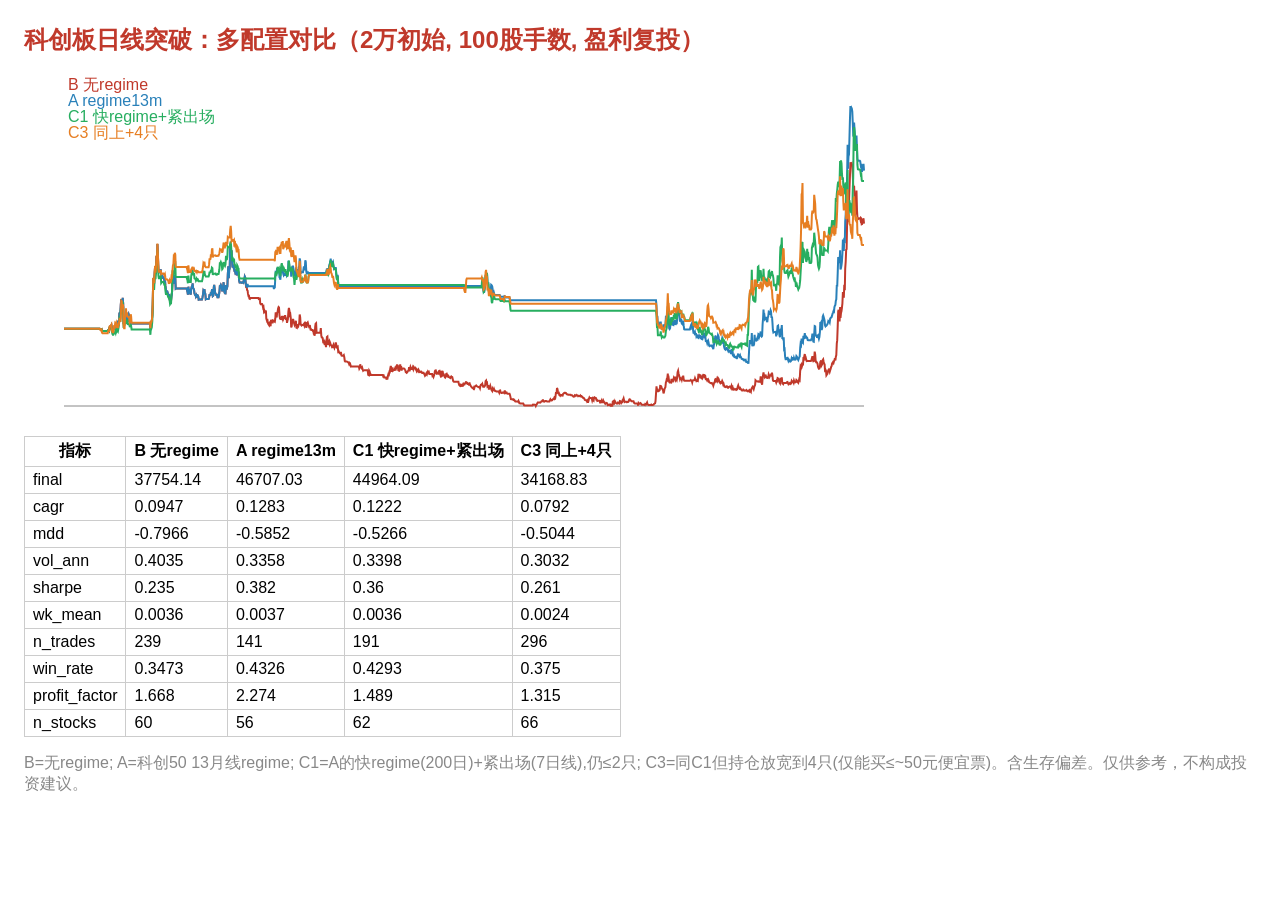
<file: report_kc_multicmp.html>
<html><head><meta charset="utf-8"><title>科创板日线突破 多配置对比</title>
<style>body{font-family:sans-serif;margin:24px} table{border-collapse:collapse} td,th{border:1px solid #ccc;padding:4px 8px} h2{color:#c0392b}</style></head>
<body><h2>科创板日线突破：多配置对比（2万初始, 100股手数, 盈利复投）</h2>
<svg width="860" height="360"><line x1="40" y1="330" x2="840" y2="330" stroke="#888"/><polyline fill="none" stroke="#c0392b" stroke-width="2" points="40.0,252.8 40.5,252.8 40.9,252.8 41.4,252.8 41.9,252.8 42.3,252.8 42.8,252.8 43.3,252.8 43.8,252.8 44.2,252.8 44.7,252.8 45.2,252.8 45.6,252.8 46.1,252.8 46.6,252.8 47.0,252.8 47.5,252.8 48.0,252.8 48.5,252.8 48.9,252.8 49.4,252.8 49.9,252.8 50.3,252.8 50.8,252.8 51.3,252.8 51.7,252.8 52.2,252.8 52.7,252.8 53.1,252.8 53.6,252.8 54.1,252.8 54.6,252.8 55.0,252.8 55.5,252.8 56.0,252.8 56.4,252.8 56.9,252.8 57.4,252.8 57.8,252.8 58.3,252.8 58.8,252.8 59.2,252.8 59.7,252.8 60.2,252.8 60.7,252.8 61.1,252.8 61.6,252.8 62.1,252.8 62.5,252.8 63.0,252.8 63.5,252.8 63.9,252.8 64.4,252.8 64.9,252.8 65.4,252.8 65.8,252.8 66.3,252.8 66.8,252.8 67.2,252.8 67.7,252.8 68.2,252.8 68.6,252.8 69.1,252.8 69.6,252.8 70.0,252.8 70.5,252.8 71.0,252.8 71.5,252.8 71.9,252.8 72.4,252.8 72.9,252.8 73.3,252.8 73.8,252.8 74.3,252.8 74.7,252.8 75.2,252.8 75.7,252.8 76.2,253.2 76.6,253.2 77.1,253.6 77.6,253.3 78.0,254.7 78.5,255.1 79.0,255.1 79.4,255.1 79.9,255.1 80.4,255.1 80.8,255.1 81.3,255.1 81.8,255.1 82.3,255.1 82.7,255.1 83.2,255.1 83.7,255.1 84.1,254.2 84.6,253.6 85.1,254.5 85.5,252.0 86.0,252.1 86.5,250.1 86.9,250.1 87.4,249.1 87.9,252.4 88.4,253.7 88.8,254.0 89.3,254.0 89.8,252.8 90.2,250.9 90.7,253.3 91.2,251.0 91.6,252.2 92.1,249.4 92.6,247.5 93.1,247.1 93.5,246.5 94.0,247.6 94.5,244.8 94.9,244.6 95.4,237.4 95.9,236.6 96.3,238.2 96.8,228.4 97.3,223.0 97.7,224.5 98.2,233.6 98.7,221.8 99.2,227.6 99.6,248.3 100.1,245.0 100.6,245.0 101.0,241.7 101.5,241.0 102.0,242.1 102.4,244.1 102.9,239.7 103.4,241.0 103.8,246.2 104.3,241.4 104.8,238.8 105.3,240.3 105.7,243.8 106.2,245.4 106.7,245.8 107.1,247.4 107.6,247.4 108.1,247.4 108.5,247.4 109.0,247.4 109.5,247.4 110.0,247.4 110.4,247.4 110.9,247.4 111.4,247.4 111.8,247.4 112.3,247.4 112.8,247.4 113.2,247.4 113.7,247.4 114.2,247.4 114.6,247.4 115.1,247.4 115.6,247.4 116.1,247.4 116.5,247.4 117.0,247.4 117.5,247.4 117.9,247.4 118.4,247.4 118.9,247.4 119.3,247.4 119.8,247.4 120.3,247.4 120.8,247.4 121.2,247.4 121.7,247.4 122.2,247.4 122.6,247.4 123.1,247.4 123.6,247.4 124.0,247.4 124.5,247.4 125.0,247.4 125.4,247.4 125.9,247.4 126.4,252.8 126.9,245.1 127.3,246.8 127.8,245.3 128.3,239.2 128.7,229.1 129.2,202.2 129.7,204.4 130.1,207.9 130.6,197.7 131.1,190.3 131.5,197.1 132.0,191.5 132.5,180.0 133.0,183.2 133.4,168.1 133.9,178.8 134.4,193.6 134.8,196.3 135.3,196.3 135.8,196.3 136.2,196.3 136.7,193.4 137.2,200.9 137.7,200.0 138.1,198.7 138.6,201.6 139.1,201.4 139.5,201.4 140.0,202.8 140.5,204.9 140.9,203.1 141.4,209.7 141.9,213.3 142.3,215.4 142.8,215.4 143.3,215.4 143.8,217.2 144.2,218.6 144.7,219.3 145.2,219.1 145.6,223.2 146.1,225.0 146.6,224.6 147.0,225.2 147.5,220.1 148.0,217.5 148.5,206.7 148.9,203.1 149.4,200.7 149.9,202.3 150.3,207.7 150.8,198.8 151.3,201.4 151.7,212.7 152.2,212.4 152.7,212.4 153.1,212.4 153.6,212.4 154.1,212.4 154.6,212.4 155.0,212.4 155.5,212.4 156.0,212.4 156.4,212.4 156.9,212.4 157.4,212.4 157.8,212.4 158.3,212.4 158.8,212.4 159.2,212.4 159.7,212.4 160.2,212.4 160.7,212.4 161.1,212.4 161.6,212.4 162.1,212.4 162.5,212.4 163.0,214.0 163.5,215.9 163.9,218.6 164.4,210.7 164.9,216.1 165.4,213.1 165.8,217.4 166.3,217.7 166.8,217.7 167.2,212.9 167.7,210.9 168.2,211.1 168.6,207.4 169.1,212.0 169.6,212.8 170.0,213.4 170.5,217.5 171.0,218.8 171.5,218.8 171.9,220.4 172.4,219.3 172.9,221.5 173.3,219.1 173.8,219.4 174.3,220.7 174.7,223.7 175.2,223.6 175.7,223.6 176.2,223.6 176.6,223.6 177.1,223.6 177.6,223.6 178.0,223.6 178.5,221.4 179.0,218.4 179.4,214.8 179.9,215.7 180.4,213.1 180.8,216.6 181.3,217.7 181.8,223.2 182.3,222.9 182.7,222.9 183.2,222.9 183.7,222.9 184.1,222.9 184.6,222.9 185.1,221.5 185.5,218.9 186.0,218.9 186.5,218.8 186.9,216.4 187.4,217.9 187.9,214.1 188.4,214.2 188.8,220.1 189.3,219.6 189.8,211.0 190.2,208.9 190.7,213.0 191.2,216.9 191.6,217.7 192.1,218.9 192.6,219.0 193.1,218.9 193.5,221.2 194.0,221.2 194.5,221.2 194.9,219.2 195.4,216.2 195.9,209.3 196.3,210.2 196.8,209.0 197.3,210.4 197.7,211.4 198.2,215.3 198.7,211.5 199.2,210.1 199.6,206.2 200.1,214.0 200.6,216.7 201.0,217.3 201.5,217.4 202.0,209.1 202.4,213.8 202.9,212.2 203.4,210.3 203.8,198.2 204.3,190.3 204.8,202.3 205.3,192.8 205.7,192.7 206.2,170.3 206.7,176.9 207.1,176.9 207.6,174.2 208.1,184.4 208.5,191.5 209.0,189.8 209.5,191.2 210.0,189.5 210.4,194.6 210.9,194.5 211.4,196.9 211.8,196.4 212.3,196.7 212.8,199.2 213.2,193.0 213.7,194.1 214.2,197.3 214.6,197.1 215.1,204.4 215.6,206.4 216.1,206.4 216.5,206.4 217.0,206.4 217.5,206.4 217.9,206.8 218.4,206.5 218.9,206.4 219.3,206.7 219.8,204.2 220.3,204.1 220.8,200.5 221.2,201.4 221.7,207.1 222.2,212.0 222.6,210.9 223.1,214.0 223.6,214.6 224.0,217.9 224.5,220.0 225.0,219.9 225.4,222.6 225.9,222.9 226.4,222.1 226.9,222.1 227.3,222.1 227.8,222.1 228.3,222.1 228.7,222.1 229.2,222.1 229.7,222.1 230.1,222.1 230.6,222.1 231.1,222.1 231.5,222.1 232.0,222.1 232.5,222.1 233.0,222.1 233.4,222.1 233.9,222.1 234.4,222.1 234.8,223.1 235.3,223.5 235.8,221.6 236.2,227.3 236.7,228.2 237.2,228.2 237.7,228.0 238.1,228.0 238.6,229.0 239.1,231.6 239.5,231.0 240.0,235.6 240.5,234.8 240.9,236.1 241.4,235.7 241.9,234.5 242.3,242.5 242.8,244.2 243.3,242.9 243.8,246.5 244.2,247.7 244.7,248.5 245.2,247.6 245.6,249.4 246.1,248.7 246.6,250.3 247.0,243.9 247.5,245.6 248.0,245.4 248.5,247.3 248.9,244.4 249.4,244.6 249.9,245.3 250.3,245.5 250.8,245.8 251.3,242.5 251.7,236.4 252.2,240.0 252.7,241.3 253.1,236.8 253.6,236.0 254.1,232.5 254.6,231.1 255.0,231.5 255.5,239.3 256.0,242.6 256.4,243.0 256.9,243.0 257.4,241.9 257.8,242.8 258.3,243.3 258.8,239.9 259.2,243.4 259.7,242.3 260.2,242.0 260.7,241.3 261.1,239.2 261.6,241.7 262.1,243.8 262.5,241.7 263.0,246.8 263.5,244.5 263.9,243.2 264.4,235.3 264.9,232.0 265.4,234.4 265.8,238.9 266.3,238.2 266.8,242.3 267.2,251.4 267.7,250.3 268.2,245.1 268.6,244.8 269.1,242.9 269.6,245.4 270.0,247.1 270.5,248.7 271.0,247.1 271.5,246.1 271.9,244.9 272.4,251.6 272.9,251.9 273.3,248.1 273.8,249.3 274.3,250.1 274.7,248.6 275.2,247.5 275.7,238.5 276.2,241.3 276.6,247.7 277.1,248.9 277.6,249.5 278.0,249.1 278.5,249.1 279.0,249.1 279.4,248.6 279.9,247.9 280.4,249.6 280.8,248.1 281.3,246.7 281.8,247.1 282.3,251.8 282.7,248.3 283.2,246.9 283.7,246.3 284.1,247.8 284.6,249.8 285.1,250.9 285.5,250.4 286.0,250.2 286.5,253.3 286.9,253.2 287.4,254.1 287.9,254.1 288.4,254.1 288.8,254.8 289.3,253.5 289.8,257.8 290.2,258.4 290.7,259.7 291.2,250.6 291.6,247.8 292.1,247.3 292.6,256.8 293.1,256.7 293.5,256.7 294.0,256.7 294.5,256.7 294.9,256.7 295.4,256.7 295.9,256.7 296.3,256.7 296.8,252.1 297.3,259.7 297.7,261.3 298.2,261.4 298.7,262.1 299.2,265.9 299.6,265.7 300.1,267.0 300.6,265.9 301.0,268.0 301.5,268.1 302.0,271.0 302.4,267.9 302.9,260.9 303.4,260.5 303.8,266.6 304.3,268.7 304.8,266.7 305.3,268.1 305.7,265.7 306.2,266.9 306.7,268.7 307.1,269.4 307.6,269.8 308.1,271.2 308.5,271.1 309.0,269.6 309.5,268.6 310.0,271.0 310.4,272.0 310.9,270.3 311.4,270.5 311.8,266.4 312.3,268.9 312.8,271.3 313.2,271.1 313.7,270.7 314.2,275.5 314.6,275.1 315.1,276.4 315.6,277.0 316.1,277.4 316.5,276.7 317.0,276.7 317.5,279.5 317.9,279.7 318.4,279.7 318.9,279.7 319.3,279.7 319.8,279.1 320.3,281.3 320.8,285.0 321.2,285.5 321.7,285.5 322.2,285.5 322.6,285.5 323.1,285.6 323.6,285.9 324.0,286.4 324.5,286.5 325.0,287.8 325.4,286.7 325.9,287.1 326.4,288.7 326.9,290.5 327.3,290.4 327.8,290.4 328.3,290.4 328.7,290.4 329.2,290.4 329.7,290.4 330.1,290.4 330.6,290.4 331.1,290.4 331.5,290.4 332.0,290.4 332.5,290.4 333.0,290.4 333.4,290.4 333.9,290.4 334.4,290.4 334.8,290.4 335.3,292.7 335.8,291.8 336.2,288.3 336.7,290.4 337.2,291.1 337.7,292.0 338.1,291.4 338.6,293.3 339.1,294.6 339.5,294.2 340.0,294.2 340.5,294.2 340.9,294.2 341.4,294.2 341.9,294.2 342.3,294.2 342.8,294.2 343.3,294.2 343.8,295.4 344.2,298.9 344.7,299.2 345.2,294.6 345.6,295.3 346.1,298.7 346.6,298.2 347.0,298.9 347.5,298.9 348.0,298.9 348.5,298.9 348.9,298.9 349.4,298.9 349.9,298.9 350.3,298.9 350.8,298.9 351.3,298.9 351.7,298.9 352.2,298.9 352.7,298.9 353.1,298.9 353.6,298.9 354.1,298.9 354.6,298.9 355.0,298.9 355.5,298.9 356.0,298.9 356.4,298.9 356.9,298.9 357.4,298.9 357.8,298.9 358.3,298.9 358.8,298.9 359.2,300.2 359.7,299.8 360.2,301.4 360.7,301.4 361.1,301.4 361.6,301.4 362.1,301.4 362.5,303.7 363.0,302.1 363.5,302.3 363.9,300.0 364.4,298.1 364.9,298.6 365.4,295.8 365.8,296.0 366.3,292.3 366.8,289.9 367.2,291.7 367.7,295.9 368.2,292.6 368.6,292.4 369.1,294.5 369.6,293.9 370.0,293.9 370.5,293.9 371.0,292.6 371.5,294.6 371.9,292.8 372.4,290.9 372.9,289.2 373.3,289.2 373.8,289.6 374.3,294.3 374.7,294.7 375.2,294.8 375.7,291.8 376.2,288.5 376.6,291.2 377.1,290.0 377.6,294.6 378.0,292.5 378.5,292.5 379.0,292.5 379.4,292.5 379.9,292.5 380.4,292.7 380.8,293.5 381.3,294.2 381.8,296.2 382.3,296.4 382.7,296.9 383.2,296.5 383.7,295.3 384.1,294.9 384.6,294.4 385.1,291.2 385.5,295.2 386.0,293.3 386.5,291.0 386.9,292.1 387.4,293.0 387.9,292.9 388.4,293.1 388.8,291.7 389.3,293.2 389.8,291.3 390.2,292.1 390.7,291.8 391.2,291.7 391.6,293.3 392.1,293.0 392.6,294.7 393.1,293.5 393.5,293.8 394.0,294.9 394.5,293.7 394.9,294.6 395.4,296.2 395.9,296.1 396.3,295.7 396.8,295.8 397.3,295.7 397.7,296.7 398.2,297.0 398.7,296.8 399.2,296.8 399.6,296.8 400.1,297.9 400.6,298.7 401.0,299.8 401.5,299.2 402.0,298.2 402.4,297.3 402.9,298.3 403.4,296.5 403.8,295.6 404.3,296.5 404.8,296.0 405.3,298.0 405.7,298.1 406.2,298.1 406.7,298.1 407.1,298.1 407.6,298.1 408.1,298.1 408.5,300.0 409.0,299.6 409.5,300.9 410.0,299.4 410.4,298.3 410.9,295.2 411.4,294.5 411.8,294.4 412.3,296.9 412.8,297.8 413.2,297.6 413.7,296.7 414.2,296.3 414.6,298.6 415.1,294.9 415.6,294.7 416.1,296.1 416.5,299.4 417.0,300.6 417.5,300.4 417.9,294.7 418.4,297.3 418.9,296.7 419.3,299.0 419.8,298.6 420.3,299.6 420.8,301.1 421.2,301.5 421.7,300.6 422.2,298.0 422.6,297.8 423.1,300.2 423.6,300.5 424.0,299.5 424.5,300.1 425.0,301.1 425.4,301.5 425.9,301.7 426.4,302.0 426.9,300.9 427.3,300.4 427.8,300.9 428.3,301.2 428.7,302.9 429.2,305.0 429.7,305.6 430.1,305.8 430.6,305.8 431.1,305.8 431.5,305.8 432.0,305.8 432.5,305.8 433.0,305.8 433.4,305.8 433.9,305.8 434.4,305.8 434.8,307.8 435.3,309.1 435.8,309.6 436.2,307.8 436.7,309.8 437.2,309.9 437.7,309.3 438.1,308.9 438.6,309.8 439.1,309.7 439.5,308.0 440.0,308.6 440.5,308.6 440.9,307.7 441.4,306.8 441.9,306.1 442.3,306.2 442.8,307.2 443.3,307.0 443.8,307.9 444.2,307.9 444.7,308.4 445.2,307.3 445.6,307.2 446.1,308.7 446.6,309.5 447.0,310.5 447.5,310.9 448.0,311.6 448.5,312.0 448.9,312.1 449.4,312.7 449.9,311.5 450.3,312.2 450.8,310.5 451.3,310.2 451.7,310.0 452.2,309.5 452.7,310.1 453.1,310.4 453.6,310.6 454.1,311.0 454.6,311.2 455.0,311.2 455.5,310.8 456.0,312.1 456.4,310.1 456.9,308.8 457.4,308.6 457.8,308.7 458.3,307.8 458.8,309.7 459.2,310.8 459.7,310.8 460.2,310.8 460.7,310.0 461.1,309.6 461.6,305.1 462.1,304.5 462.5,306.9 463.0,306.6 463.5,310.6 463.9,310.3 464.4,310.2 464.9,313.5 465.4,311.9 465.8,311.7 466.3,310.0 466.8,311.8 467.2,313.1 467.7,314.3 468.2,315.0 468.6,313.0 469.1,314.2 469.6,314.2 470.0,313.1 470.5,314.6 471.0,314.9 471.5,314.8 471.9,315.2 472.4,315.6 472.9,315.6 473.3,315.6 473.8,315.6 474.3,315.6 474.7,315.6 475.2,316.7 475.7,314.6 476.2,314.5 476.6,316.4 477.1,316.6 477.6,317.0 478.0,317.0 478.5,316.5 479.0,316.5 479.4,316.5 479.9,316.9 480.4,315.8 480.8,314.5 481.3,317.2 481.8,317.0 482.3,317.0 482.7,316.6 483.2,317.6 483.7,317.7 484.1,317.7 484.6,317.7 485.1,317.7 485.5,317.7 486.0,319.1 486.5,321.1 486.9,323.2 487.4,323.3 487.9,323.3 488.4,323.3 488.8,323.3 489.3,323.9 489.8,323.5 490.2,324.0 490.7,324.4 491.2,325.3 491.6,325.4 492.1,325.5 492.6,325.5 493.1,325.5 493.5,325.5 494.0,325.8 494.5,324.9 494.9,326.0 495.4,327.2 495.9,327.2 496.3,327.4 496.8,327.4 497.3,327.4 497.7,327.4 498.2,327.4 498.7,327.4 499.2,327.4 499.6,328.2 500.1,329.3 500.6,329.4 501.0,329.4 501.5,329.4 502.0,329.4 502.4,329.4 502.9,329.4 503.4,329.4 503.8,329.4 504.3,329.4 504.8,329.4 505.3,329.4 505.7,329.4 506.2,329.4 506.7,329.4 507.1,329.4 507.6,329.4 508.1,329.4 508.5,329.4 509.0,328.6 509.5,328.7 510.0,328.6 510.4,328.8 510.9,328.8 511.4,329.0 511.8,330.0 512.3,328.9 512.8,328.2 513.2,327.7 513.7,326.6 514.2,326.6 514.6,326.6 515.1,326.6 515.6,326.5 516.1,326.7 516.5,326.4 517.0,325.9 517.5,325.3 517.9,325.3 518.4,325.3 518.9,323.5 519.3,325.3 519.8,325.5 520.3,325.7 520.8,325.4 521.2,325.1 521.7,325.1 522.2,325.1 522.6,325.2 523.1,325.5 523.6,325.5 524.0,325.5 524.5,325.5 525.0,325.5 525.4,325.5 525.9,324.3 526.4,323.3 526.9,324.1 527.3,324.0 527.8,324.5 528.3,324.1 528.7,323.5 529.2,322.9 529.7,322.9 530.1,322.1 530.6,323.1 531.1,322.8 531.5,320.5 532.0,316.2 532.5,318.2 533.0,312.0 533.4,312.9 533.9,315.5 534.4,316.8 534.8,316.7 535.3,318.9 535.8,319.1 536.2,319.7 536.7,318.9 537.2,319.3 537.7,319.1 538.1,319.6 538.6,319.7 539.1,317.9 539.5,317.7 540.0,317.1 540.5,316.8 540.9,316.6 541.4,317.0 541.9,317.0 542.3,317.6 542.8,318.3 543.3,318.3 543.8,318.5 544.2,318.7 544.7,318.7 545.2,318.7 545.6,318.7 546.1,318.7 546.6,318.7 547.0,319.2 547.5,319.2 548.0,319.3 548.5,319.7 548.9,320.1 549.4,320.6 549.9,320.5 550.3,320.5 550.8,319.4 551.3,319.8 551.7,319.4 552.2,319.0 552.7,319.6 553.1,319.4 553.6,319.3 554.1,320.2 554.6,320.0 555.0,320.0 555.5,320.0 556.0,320.3 556.4,319.6 556.9,320.2 557.4,320.1 557.8,320.7 558.3,320.7 558.8,321.6 559.2,321.9 559.7,321.9 560.2,322.3 560.7,323.7 561.1,324.1 561.6,324.3 562.1,324.3 562.5,324.3 563.0,325.4 563.5,324.6 563.9,326.8 564.4,325.3 564.9,323.1 565.4,321.6 565.8,322.3 566.3,322.1 566.8,322.1 567.2,322.0 567.7,322.2 568.2,324.3 568.6,322.9 569.1,324.1 569.6,324.6 570.0,321.6 570.5,321.3 571.0,321.7 571.5,322.2 571.9,322.1 572.4,323.8 572.9,323.8 573.3,324.9 573.8,324.7 574.3,324.7 574.7,324.7 575.2,324.7 575.7,324.8 576.2,327.2 576.6,325.4 577.1,325.5 577.6,324.5 578.0,326.2 578.5,326.3 579.0,326.3 579.4,324.7 579.9,325.8 580.4,326.1 580.8,327.0 581.3,327.8 581.8,327.2 582.3,327.2 582.7,327.0 583.2,327.3 583.7,329.0 584.1,328.8 584.6,329.1 585.1,329.2 585.5,328.4 586.0,328.4 586.5,329.3 586.9,328.7 587.4,329.0 587.9,329.8 588.4,329.7 588.8,325.5 589.3,325.2 589.8,326.4 590.2,325.3 590.7,326.8 591.2,325.7 591.6,326.5 592.1,326.9 592.6,327.4 593.1,327.1 593.5,327.4 594.0,326.6 594.5,327.1 594.9,327.5 595.4,327.7 595.9,325.1 596.3,325.2 596.8,325.7 597.3,326.8 597.7,326.0 598.2,326.1 598.7,324.0 599.2,323.3 599.6,322.3 600.1,324.4 600.6,326.0 601.0,325.8 601.5,325.8 602.0,325.8 602.4,325.8 602.9,326.2 603.4,325.9 603.8,325.9 604.3,325.8 604.8,324.5 605.3,323.6 605.7,324.2 606.2,323.8 606.7,324.5 607.1,324.6 607.6,325.3 608.1,325.3 608.5,325.3 609.0,325.3 609.5,325.3 610.0,326.7 610.4,327.2 610.9,327.4 611.4,327.4 611.8,327.4 612.3,327.4 612.8,327.4 613.2,327.6 613.7,328.0 614.2,329.7 614.6,327.2 615.1,327.9 615.6,327.4 616.1,327.4 616.5,327.1 617.0,327.6 617.5,328.6 617.9,328.7 618.4,328.7 618.9,328.7 619.3,328.7 619.8,328.7 620.3,328.7 620.8,329.0 621.2,328.0 621.7,328.3 622.2,328.5 622.6,327.5 623.1,326.5 623.6,328.4 624.0,328.6 624.5,328.9 625.0,328.9 625.4,328.9 625.9,328.9 626.4,328.9 626.9,328.9 627.3,328.6 627.8,329.0 628.3,328.9 628.7,328.9 629.2,328.8 629.7,328.6 630.1,327.8 630.6,327.7 631.1,327.2 631.5,325.3 632.0,317.9 632.5,310.3 633.0,314.3 633.4,312.7 633.9,315.8 634.4,314.4 634.8,314.5 635.3,314.6 635.8,313.9 636.2,309.9 636.7,310.0 637.2,310.4 637.7,311.9 638.1,312.9 638.6,313.3 639.1,314.5 639.5,317.3 640.0,315.9 640.5,313.0 640.9,312.1 641.4,311.1 641.9,306.2 642.3,305.5 642.8,302.8 643.3,302.0 643.8,297.6 644.2,303.2 644.7,302.3 645.2,305.9 645.6,306.6 646.1,306.6 646.6,306.6 647.0,306.6 647.5,303.0 648.0,305.2 648.5,304.2 648.9,303.7 649.4,304.4 649.9,301.8 650.3,302.5 650.8,301.4 651.3,301.4 651.7,304.0 652.2,303.1 652.7,304.0 653.1,301.8 653.6,296.1 654.1,294.7 654.6,297.7 655.0,299.0 655.5,300.9 656.0,303.1 656.4,302.1 656.9,302.7 657.4,302.4 657.8,303.7 658.3,301.7 658.8,301.9 659.2,299.6 659.7,303.4 660.2,304.7 660.7,304.8 661.1,304.8 661.6,304.8 662.1,304.8 662.5,304.8 663.0,304.8 663.5,304.8 663.9,304.8 664.4,304.8 664.9,304.8 665.4,304.8 665.8,304.8 666.3,304.5 666.8,304.0 667.2,304.5 667.7,304.7 668.2,306.3 668.6,304.5 669.1,304.2 669.6,304.3 670.0,304.3 670.5,304.0 671.0,302.2 671.5,303.6 671.9,303.7 672.4,305.2 672.9,305.0 673.3,304.9 673.8,305.1 674.3,299.7 674.7,300.1 675.2,298.8 675.7,299.1 676.2,300.8 676.6,300.2 677.1,301.4 677.6,302.1 678.0,302.5 678.5,300.2 679.0,301.1 679.4,300.4 679.9,298.9 680.4,299.0 680.8,300.7 681.3,300.3 681.8,303.2 682.3,303.4 682.7,303.3 683.2,304.5 683.7,303.6 684.1,303.2 684.6,304.3 685.1,306.1 685.5,306.4 686.0,306.7 686.5,307.0 686.9,307.1 687.4,307.4 687.9,307.1 688.4,307.8 688.8,308.2 689.3,309.7 689.8,307.9 690.2,306.5 690.7,306.4 691.2,303.3 691.6,303.0 692.1,303.6 692.6,306.2 693.1,303.5 693.5,304.5 694.0,302.0 694.5,302.7 694.9,303.8 695.4,305.8 695.9,306.5 696.3,307.1 696.8,306.3 697.3,306.8 697.7,306.2 698.2,304.9 698.7,306.0 699.2,308.4 699.6,307.9 700.1,309.8 700.6,310.8 701.0,310.9 701.5,311.1 702.0,310.5 702.4,310.3 702.9,310.3 703.4,311.4 703.8,311.8 704.3,311.8 704.8,310.8 705.3,310.7 705.7,310.4 706.2,310.3 706.7,311.3 707.1,312.1 707.6,310.0 708.1,311.5 708.5,311.0 709.0,313.6 709.5,313.7 710.0,312.9 710.4,313.4 710.9,313.5 711.4,313.4 711.8,313.1 712.3,313.9 712.8,313.6 713.2,313.4 713.7,310.9 714.2,309.6 714.6,311.1 715.1,311.5 715.6,312.5 716.1,312.0 716.5,312.9 717.0,313.1 717.5,314.1 717.9,314.4 718.4,314.4 718.9,314.4 719.3,313.6 719.8,314.0 720.3,314.3 720.8,314.7 721.2,314.6 721.7,314.6 722.2,314.7 722.6,314.2 723.1,314.8 723.6,315.3 724.0,315.4 724.5,314.7 725.0,314.4 725.4,314.1 725.9,315.5 726.4,315.0 726.9,315.8 727.3,313.2 727.8,312.2 728.3,311.3 728.7,310.7 729.2,311.8 729.7,313.0 730.1,311.4 730.6,310.0 731.1,309.0 731.5,304.3 732.0,304.8 732.5,305.2 733.0,305.2 733.4,305.5 733.9,305.4 734.4,305.3 734.8,305.8 735.3,305.8 735.8,305.8 736.2,305.3 736.7,300.4 737.2,306.3 737.7,307.3 738.1,308.6 738.6,302.7 739.1,298.8 739.5,296.3 740.0,299.9 740.5,299.7 740.9,301.3 741.4,300.7 741.9,299.9 742.3,300.8 742.8,301.8 743.3,301.8 743.8,302.0 744.2,301.3 744.7,298.5 745.2,299.8 745.6,300.8 746.1,299.5 746.6,299.5 747.0,298.8 747.5,299.4 748.0,296.7 748.5,300.2 748.9,304.1 749.4,304.9 749.9,304.9 750.3,304.9 750.8,304.9 751.3,304.9 751.7,304.9 752.2,306.4 752.7,304.7 753.1,305.0 753.6,302.2 754.1,302.5 754.6,303.8 755.0,304.8 755.5,306.5 756.0,307.3 756.4,302.6 756.9,302.5 757.4,303.0 757.8,301.4 758.3,307.5 758.8,307.6 759.2,308.1 759.7,306.9 760.2,306.9 760.7,306.9 761.1,306.9 761.6,306.9 762.1,306.9 762.5,306.8 763.0,306.2 763.5,306.0 763.9,307.1 764.4,308.1 764.9,307.5 765.4,307.4 765.8,307.1 766.3,308.0 766.8,307.7 767.2,307.5 767.7,305.0 768.2,305.8 768.6,305.5 769.1,305.7 769.6,306.8 770.0,304.6 770.5,306.0 771.0,306.5 771.5,306.4 771.9,306.0 772.4,304.0 772.9,304.5 773.3,305.7 773.8,306.1 774.3,306.8 774.7,305.5 775.2,303.2 775.7,303.9 776.2,294.5 776.6,290.5 777.1,291.5 777.6,289.1 778.0,290.2 778.5,288.6 779.0,288.6 779.4,282.2 779.9,282.3 780.4,279.8 780.8,278.0 781.3,282.6 781.8,281.9 782.3,283.9 782.7,285.0 783.2,284.9 783.7,284.9 784.1,284.9 784.6,284.9 785.1,284.9 785.5,284.9 786.0,284.9 786.5,284.9 786.9,284.9 787.4,283.9 787.9,282.4 788.4,280.1 788.8,283.9 789.3,285.3 789.8,285.2 790.2,282.6 790.7,275.6 791.2,278.3 791.6,284.3 792.1,286.1 792.6,286.0 793.1,286.9 793.5,287.5 794.0,290.7 794.5,292.1 794.9,292.7 795.4,292.5 795.9,290.7 796.3,286.0 796.8,285.2 797.3,285.3 797.7,289.2 798.2,288.3 798.7,284.2 799.2,283.4 799.6,285.4 800.1,287.6 800.6,288.3 801.0,294.3 801.5,293.7 802.0,294.8 802.4,299.3 802.9,298.5 803.4,297.8 803.8,296.0 804.3,294.2 804.8,293.6 805.3,294.5 805.7,295.8 806.2,294.1 806.7,292.7 807.1,291.0 807.6,290.2 808.1,287.3 808.5,287.1 809.0,286.2 809.5,287.0 810.0,285.2 810.4,284.5 810.9,282.3 811.4,284.4 811.8,281.0 812.3,279.1 812.8,267.3 813.2,264.4 813.7,250.6 814.2,235.3 814.6,233.8 815.1,240.9 815.6,245.4 816.1,231.0 816.5,242.0 817.0,236.9 817.5,235.0 817.9,232.0 818.4,227.5 818.9,216.1 819.3,219.3 819.8,221.7 820.3,208.7 820.8,214.2 821.2,192.6 821.7,185.5 822.2,173.0 822.6,173.8 823.1,147.0 823.6,114.0 824.0,146.2 824.5,129.2 825.0,125.6 825.4,114.5 825.9,101.6 826.4,86.3 826.9,88.3 827.3,88.7 827.8,87.8 828.3,90.1 828.7,97.7 829.2,108.8 829.7,112.0 830.1,109.7 830.6,121.5 831.1,139.3 831.5,133.5 832.0,131.2 832.5,114.5 833.0,134.5 833.4,141.0 833.9,142.2 834.4,142.8 834.8,142.5 835.3,142.5 835.8,142.5 836.2,142.0 836.7,144.6 837.2,143.7 837.7,148.3 838.1,148.1 838.6,145.7 839.1,143.5 839.5,142.4 840.0,147.7"/><text x="44" y="14" fill="#c0392b">B 无regime</text><polyline fill="none" stroke="#2980b9" stroke-width="2" points="40.0,252.8 40.5,252.8 40.9,252.8 41.4,252.8 41.9,252.8 42.3,252.8 42.8,252.8 43.3,252.8 43.8,252.8 44.2,252.8 44.7,252.8 45.2,252.8 45.6,252.8 46.1,252.8 46.6,252.8 47.0,252.8 47.5,252.8 48.0,252.8 48.5,252.8 48.9,252.8 49.4,252.8 49.9,252.8 50.3,252.8 50.8,252.8 51.3,252.8 51.7,252.8 52.2,252.8 52.7,252.8 53.1,252.8 53.6,252.8 54.1,252.8 54.6,252.8 55.0,252.8 55.5,252.8 56.0,252.8 56.4,252.8 56.9,252.8 57.4,252.8 57.8,252.8 58.3,252.8 58.8,252.8 59.2,252.8 59.7,252.8 60.2,252.8 60.7,252.8 61.1,252.8 61.6,252.8 62.1,252.8 62.5,252.8 63.0,252.8 63.5,252.8 63.9,252.8 64.4,252.8 64.9,252.8 65.4,252.8 65.8,252.8 66.3,252.8 66.8,252.8 67.2,252.8 67.7,252.8 68.2,252.8 68.6,252.8 69.1,252.8 69.6,252.8 70.0,252.8 70.5,252.8 71.0,252.8 71.5,252.8 71.9,252.8 72.4,252.8 72.9,252.8 73.3,252.8 73.8,252.8 74.3,252.8 74.7,252.8 75.2,252.8 75.7,252.8 76.2,253.2 76.6,253.2 77.1,253.6 77.6,253.3 78.0,254.7 78.5,255.1 79.0,255.1 79.4,255.1 79.9,255.1 80.4,255.1 80.8,255.1 81.3,255.1 81.8,255.1 82.3,255.1 82.7,255.1 83.2,255.1 83.7,255.1 84.1,254.2 84.6,253.6 85.1,254.5 85.5,252.0 86.0,252.1 86.5,250.1 86.9,250.1 87.4,249.1 87.9,252.4 88.4,253.7 88.8,254.0 89.3,254.0 89.8,252.8 90.2,250.9 90.7,253.3 91.2,251.0 91.6,252.2 92.1,249.4 92.6,247.5 93.1,247.1 93.5,246.5 94.0,247.6 94.5,244.8 94.9,244.6 95.4,237.4 95.9,236.6 96.3,238.2 96.8,228.4 97.3,223.0 97.7,224.5 98.2,233.6 98.7,221.8 99.2,227.6 99.6,248.3 100.1,245.0 100.6,245.0 101.0,241.7 101.5,241.0 102.0,242.1 102.4,244.1 102.9,239.7 103.4,241.0 103.8,246.2 104.3,241.4 104.8,238.8 105.3,240.3 105.7,243.8 106.2,245.4 106.7,245.8 107.1,247.4 107.6,247.4 108.1,247.4 108.5,247.4 109.0,247.4 109.5,247.4 110.0,247.4 110.4,247.4 110.9,247.4 111.4,247.4 111.8,247.4 112.3,247.4 112.8,247.4 113.2,247.4 113.7,247.4 114.2,247.4 114.6,247.4 115.1,247.4 115.6,247.4 116.1,247.4 116.5,247.4 117.0,247.4 117.5,247.4 117.9,247.4 118.4,247.4 118.9,247.4 119.3,247.4 119.8,247.4 120.3,247.4 120.8,247.4 121.2,247.4 121.7,247.4 122.2,247.4 122.6,247.4 123.1,247.4 123.6,247.4 124.0,247.4 124.5,247.4 125.0,247.4 125.4,247.4 125.9,247.4 126.4,252.8 126.9,245.1 127.3,246.8 127.8,245.3 128.3,239.2 128.7,229.1 129.2,202.2 129.7,204.4 130.1,207.9 130.6,197.7 131.1,190.3 131.5,197.1 132.0,191.5 132.5,180.0 133.0,183.2 133.4,168.1 133.9,178.8 134.4,193.6 134.8,196.3 135.3,196.3 135.8,196.3 136.2,196.3 136.7,193.4 137.2,200.9 137.7,200.0 138.1,198.7 138.6,201.6 139.1,201.4 139.5,201.4 140.0,202.8 140.5,204.9 140.9,203.1 141.4,209.7 141.9,213.3 142.3,215.4 142.8,215.4 143.3,215.4 143.8,217.2 144.2,218.6 144.7,219.3 145.2,219.1 145.6,223.2 146.1,225.0 146.6,224.6 147.0,225.2 147.5,220.1 148.0,217.5 148.5,206.7 148.9,203.1 149.4,200.7 149.9,202.3 150.3,207.7 150.8,198.8 151.3,201.4 151.7,212.7 152.2,212.4 152.7,212.4 153.1,212.4 153.6,212.4 154.1,212.4 154.6,212.4 155.0,212.4 155.5,212.4 156.0,212.4 156.4,212.4 156.9,212.4 157.4,212.4 157.8,212.4 158.3,212.4 158.8,212.4 159.2,212.4 159.7,212.4 160.2,212.4 160.7,212.4 161.1,212.4 161.6,212.4 162.1,212.4 162.5,212.4 163.0,214.0 163.5,215.9 163.9,218.6 164.4,210.7 164.9,216.1 165.4,213.1 165.8,217.4 166.3,217.7 166.8,217.7 167.2,212.9 167.7,210.9 168.2,211.1 168.6,207.4 169.1,212.0 169.6,212.8 170.0,213.4 170.5,217.5 171.0,218.8 171.5,218.8 171.9,220.4 172.4,219.3 172.9,221.5 173.3,219.1 173.8,219.4 174.3,220.7 174.7,223.7 175.2,223.6 175.7,223.6 176.2,223.6 176.6,223.6 177.1,223.6 177.6,223.6 178.0,223.6 178.5,221.4 179.0,218.4 179.4,214.8 179.9,215.7 180.4,213.1 180.8,216.6 181.3,217.7 181.8,223.2 182.3,222.9 182.7,222.9 183.2,222.9 183.7,222.9 184.1,222.9 184.6,222.9 185.1,221.5 185.5,218.9 186.0,218.9 186.5,218.8 186.9,216.4 187.4,217.9 187.9,214.1 188.4,214.2 188.8,220.1 189.3,219.6 189.8,211.0 190.2,208.9 190.7,213.0 191.2,216.9 191.6,217.7 192.1,218.9 192.6,219.0 193.1,218.9 193.5,221.2 194.0,221.2 194.5,221.2 194.9,219.2 195.4,216.2 195.9,209.3 196.3,210.2 196.8,209.0 197.3,210.4 197.7,211.4 198.2,215.3 198.7,211.5 199.2,210.1 199.6,206.2 200.1,214.0 200.6,216.7 201.0,217.3 201.5,217.4 202.0,209.1 202.4,213.8 202.9,212.2 203.4,210.3 203.8,198.2 204.3,190.3 204.8,202.3 205.3,192.8 205.7,192.7 206.2,170.3 206.7,176.9 207.1,176.9 207.6,174.2 208.1,184.4 208.5,191.5 209.0,189.8 209.5,191.2 210.0,189.5 210.4,194.6 210.9,194.5 211.4,196.9 211.8,196.4 212.3,196.7 212.8,199.2 213.2,193.0 213.7,194.1 214.2,197.3 214.6,197.1 215.1,204.4 215.6,206.4 216.1,206.4 216.5,206.4 217.0,206.4 217.5,206.4 217.9,206.8 218.4,206.5 218.9,206.4 219.3,206.7 219.8,204.2 220.3,204.1 220.8,200.5 221.2,201.4 221.7,207.1 222.2,209.8 222.6,209.8 223.1,211.6 223.6,208.0 224.0,210.2 224.5,210.2 225.0,210.2 225.4,210.2 225.9,210.2 226.4,210.2 226.9,210.2 227.3,210.2 227.8,210.2 228.3,210.2 228.7,210.2 229.2,210.2 229.7,210.2 230.1,210.2 230.6,210.2 231.1,210.2 231.5,210.2 232.0,210.2 232.5,210.2 233.0,210.2 233.4,210.2 233.9,210.2 234.4,210.2 234.8,210.2 235.3,210.2 235.8,210.2 236.2,210.2 236.7,210.2 237.2,210.2 237.7,210.2 238.1,210.2 238.6,210.2 239.1,210.2 239.5,210.2 240.0,210.2 240.5,210.2 240.9,210.2 241.4,210.2 241.9,210.2 242.3,210.2 242.8,210.2 243.3,210.2 243.8,210.2 244.2,210.2 244.7,210.2 245.2,210.2 245.6,210.2 246.1,210.2 246.6,210.2 247.0,210.2 247.5,210.2 248.0,210.2 248.5,210.2 248.9,210.2 249.4,210.2 249.9,213.1 250.3,211.6 250.8,211.5 251.3,201.8 251.7,196.3 252.2,196.7 252.7,196.0 253.1,191.8 253.6,195.1 254.1,193.0 254.6,196.4 255.0,192.7 255.5,201.4 256.0,202.1 256.4,203.7 256.9,196.0 257.4,192.5 257.8,191.3 258.3,195.1 258.8,194.5 259.2,197.7 259.7,199.3 260.2,198.4 260.7,198.7 261.1,197.6 261.6,199.0 262.1,198.8 262.5,195.2 263.0,199.8 263.5,199.1 263.9,197.2 264.4,184.7 264.9,186.2 265.4,189.9 265.8,191.8 266.3,193.8 266.8,192.4 267.2,200.6 267.7,198.6 268.2,191.7 268.6,190.5 269.1,190.5 269.6,196.4 270.0,197.9 270.5,198.9 271.0,196.9 271.5,195.9 271.9,191.3 272.4,199.9 272.9,199.7 273.3,193.2 273.8,194.4 274.3,196.2 274.7,191.5 275.2,190.2 275.7,182.4 276.2,184.9 276.6,194.7 277.1,196.0 277.6,196.6 278.0,196.2 278.5,196.2 279.0,196.2 279.4,193.6 279.9,190.4 280.4,194.4 280.8,192.6 281.3,184.3 281.8,186.0 282.3,195.6 282.7,197.4 283.2,197.4 283.7,197.4 284.1,196.5 284.6,197.1 285.1,197.1 285.5,197.1 286.0,197.1 286.5,197.1 286.9,197.1 287.4,197.1 287.9,197.1 288.4,197.1 288.8,197.1 289.3,197.1 289.8,197.1 290.2,197.1 290.7,197.1 291.2,197.1 291.6,197.1 292.1,197.1 292.6,197.1 293.1,197.1 293.5,197.1 294.0,197.1 294.5,197.1 294.9,197.1 295.4,197.1 295.9,197.1 296.3,197.1 296.8,197.1 297.3,197.1 297.7,197.1 298.2,197.1 298.7,197.1 299.2,197.1 299.6,197.1 300.1,197.1 300.6,197.1 301.0,197.1 301.5,197.1 302.0,197.1 302.4,195.2 302.9,196.0 303.4,192.2 303.8,194.6 304.3,196.2 304.8,193.8 305.3,188.9 305.7,188.0 306.2,185.8 306.7,182.6 307.1,187.3 307.6,186.8 308.1,189.7 308.5,187.3 309.0,186.2 309.5,189.2 310.0,192.5 310.4,192.0 310.9,192.0 311.4,192.0 311.8,192.0 312.3,197.6 312.8,202.0 313.2,202.5 313.7,198.9 314.2,207.0 314.6,209.6 315.1,209.9 315.6,209.9 316.1,209.9 316.5,209.9 317.0,209.9 317.5,209.9 317.9,209.9 318.4,209.9 318.9,209.9 319.3,209.9 319.8,209.9 320.3,209.9 320.8,209.9 321.2,209.9 321.7,209.9 322.2,209.9 322.6,209.9 323.1,209.9 323.6,209.9 324.0,209.9 324.5,209.9 325.0,209.9 325.4,209.9 325.9,209.9 326.4,209.9 326.9,209.9 327.3,209.9 327.8,209.9 328.3,209.9 328.7,209.9 329.2,209.9 329.7,209.9 330.1,209.9 330.6,209.9 331.1,209.9 331.5,209.9 332.0,209.9 332.5,209.9 333.0,209.9 333.4,209.9 333.9,209.9 334.4,209.9 334.8,209.9 335.3,209.9 335.8,209.9 336.2,209.9 336.7,209.9 337.2,209.9 337.7,209.9 338.1,209.9 338.6,209.9 339.1,209.9 339.5,209.9 340.0,209.9 340.5,209.9 340.9,209.9 341.4,209.9 341.9,209.9 342.3,209.9 342.8,209.9 343.3,209.9 343.8,209.9 344.2,209.9 344.7,209.9 345.2,209.9 345.6,209.9 346.1,209.9 346.6,209.9 347.0,209.9 347.5,209.9 348.0,209.9 348.5,209.9 348.9,209.9 349.4,209.9 349.9,209.9 350.3,209.9 350.8,209.9 351.3,209.9 351.7,209.9 352.2,209.9 352.7,209.9 353.1,209.9 353.6,209.9 354.1,209.9 354.6,209.9 355.0,209.9 355.5,209.9 356.0,209.9 356.4,209.9 356.9,209.9 357.4,209.9 357.8,209.9 358.3,209.9 358.8,209.9 359.2,209.9 359.7,209.9 360.2,209.9 360.7,209.9 361.1,209.9 361.6,209.9 362.1,209.9 362.5,209.9 363.0,209.9 363.5,209.9 363.9,209.9 364.4,209.9 364.9,209.9 365.4,209.9 365.8,209.9 366.3,209.9 366.8,209.9 367.2,209.9 367.7,209.9 368.2,209.9 368.6,209.9 369.1,209.9 369.6,209.9 370.0,209.9 370.5,209.9 371.0,209.9 371.5,209.9 371.9,209.9 372.4,209.9 372.9,209.9 373.3,209.9 373.8,209.9 374.3,209.9 374.7,209.9 375.2,209.9 375.7,209.9 376.2,209.9 376.6,209.9 377.1,209.9 377.6,209.9 378.0,209.9 378.5,209.9 379.0,209.9 379.4,209.9 379.9,209.9 380.4,209.9 380.8,209.9 381.3,209.9 381.8,209.9 382.3,209.9 382.7,209.9 383.2,209.9 383.7,209.9 384.1,209.9 384.6,209.9 385.1,209.9 385.5,209.9 386.0,209.9 386.5,209.9 386.9,209.9 387.4,209.9 387.9,209.9 388.4,209.9 388.8,209.9 389.3,209.9 389.8,209.9 390.2,209.9 390.7,209.9 391.2,209.9 391.6,209.9 392.1,209.9 392.6,209.9 393.1,209.9 393.5,209.9 394.0,209.9 394.5,209.9 394.9,209.9 395.4,209.9 395.9,209.9 396.3,209.9 396.8,209.9 397.3,209.9 397.7,209.9 398.2,209.9 398.7,209.9 399.2,209.9 399.6,209.9 400.1,209.9 400.6,209.9 401.0,209.9 401.5,209.9 402.0,209.9 402.4,209.9 402.9,209.9 403.4,209.9 403.8,209.9 404.3,209.9 404.8,209.9 405.3,209.9 405.7,209.9 406.2,209.9 406.7,209.9 407.1,209.9 407.6,209.9 408.1,209.9 408.5,209.9 409.0,209.9 409.5,209.9 410.0,209.9 410.4,209.9 410.9,209.9 411.4,209.9 411.8,209.9 412.3,209.9 412.8,209.9 413.2,209.9 413.7,209.9 414.2,209.9 414.6,209.9 415.1,209.9 415.6,209.9 416.1,209.9 416.5,209.9 417.0,209.9 417.5,209.9 417.9,209.9 418.4,209.9 418.9,209.9 419.3,209.9 419.8,209.9 420.3,209.9 420.8,209.9 421.2,209.9 421.7,209.9 422.2,209.9 422.6,209.9 423.1,209.9 423.6,209.9 424.0,209.9 424.5,209.9 425.0,209.9 425.4,209.9 425.9,209.9 426.4,209.9 426.9,209.9 427.3,209.9 427.8,209.9 428.3,209.9 428.7,209.9 429.2,209.9 429.7,209.9 430.1,209.9 430.6,209.9 431.1,209.9 431.5,209.9 432.0,209.9 432.5,209.9 433.0,209.9 433.4,209.9 433.9,209.9 434.4,209.9 434.8,209.9 435.3,209.9 435.8,209.9 436.2,209.9 436.7,209.9 437.2,209.9 437.7,209.9 438.1,209.9 438.6,209.9 439.1,209.9 439.5,209.9 440.0,209.9 440.5,209.9 440.9,209.9 441.4,209.9 441.9,209.9 442.3,209.9 442.8,209.9 443.3,209.9 443.8,209.9 444.2,209.9 444.7,209.9 445.2,209.9 445.6,209.9 446.1,209.9 446.6,209.9 447.0,209.9 447.5,209.9 448.0,209.9 448.5,209.9 448.9,209.9 449.4,209.9 449.9,209.9 450.3,209.9 450.8,209.9 451.3,209.9 451.7,209.9 452.2,209.9 452.7,209.9 453.1,209.9 453.6,209.9 454.1,209.9 454.6,209.9 455.0,209.9 455.5,209.9 456.0,209.9 456.4,209.9 456.9,209.9 457.4,209.9 457.8,209.9 458.3,209.9 458.8,208.9 459.2,213.8 459.7,216.1 460.2,216.1 460.7,212.5 461.1,208.9 461.6,199.3 462.1,200.4 462.5,201.1 463.0,197.4 463.5,206.5 463.9,207.7 464.4,207.5 464.9,215.3 465.4,214.7 465.8,215.2 466.3,213.2 466.8,213.1 467.2,208.9 467.7,209.4 468.2,210.4 468.6,212.9 469.1,218.4 469.6,218.3 470.0,217.0 470.5,218.9 471.0,218.9 471.5,218.9 471.9,218.9 472.4,218.9 472.9,218.9 473.3,218.9 473.8,218.9 474.3,218.9 474.7,218.9 475.2,218.9 475.7,218.9 476.2,219.9 476.6,220.7 477.1,220.7 477.6,220.7 478.0,220.7 478.5,220.7 479.0,220.7 479.4,220.7 479.9,221.1 480.4,220.0 480.8,220.2 481.3,221.5 481.8,221.5 482.3,221.5 482.7,221.5 483.2,221.5 483.7,221.5 484.1,221.5 484.6,221.5 485.1,221.5 485.5,221.5 486.0,225.1 486.5,224.2 486.9,224.2 487.4,224.2 487.9,224.2 488.4,224.2 488.8,224.2 489.3,224.2 489.8,224.2 490.2,224.2 490.7,224.2 491.2,224.2 491.6,224.2 492.1,224.2 492.6,224.2 493.1,224.2 493.5,224.2 494.0,224.2 494.5,224.2 494.9,224.2 495.4,224.2 495.9,224.2 496.3,224.2 496.8,224.2 497.3,224.2 497.7,224.2 498.2,224.2 498.7,224.2 499.2,224.2 499.6,224.2 500.1,224.2 500.6,224.2 501.0,224.2 501.5,224.2 502.0,224.2 502.4,224.2 502.9,224.2 503.4,224.2 503.8,224.2 504.3,224.2 504.8,224.2 505.3,224.2 505.7,224.2 506.2,224.2 506.7,224.2 507.1,224.2 507.6,224.2 508.1,224.2 508.5,224.2 509.0,224.2 509.5,224.2 510.0,224.2 510.4,224.2 510.9,224.2 511.4,224.2 511.8,224.2 512.3,224.2 512.8,224.2 513.2,224.2 513.7,224.2 514.2,224.2 514.6,224.2 515.1,224.2 515.6,224.2 516.1,224.2 516.5,224.2 517.0,224.2 517.5,224.2 517.9,224.2 518.4,224.2 518.9,224.2 519.3,224.2 519.8,224.2 520.3,224.2 520.8,224.2 521.2,224.2 521.7,224.2 522.2,224.2 522.6,224.2 523.1,224.2 523.6,224.2 524.0,224.2 524.5,224.2 525.0,224.2 525.4,224.2 525.9,224.2 526.4,224.2 526.9,224.2 527.3,224.2 527.8,224.2 528.3,224.2 528.7,224.2 529.2,224.2 529.7,224.2 530.1,224.2 530.6,224.2 531.1,224.2 531.5,224.2 532.0,224.2 532.5,224.2 533.0,224.2 533.4,224.2 533.9,224.2 534.4,224.2 534.8,224.2 535.3,224.2 535.8,224.2 536.2,224.2 536.7,224.2 537.2,224.2 537.7,224.2 538.1,224.2 538.6,224.2 539.1,224.2 539.5,224.2 540.0,224.2 540.5,224.2 540.9,224.2 541.4,224.2 541.9,224.2 542.3,224.2 542.8,224.2 543.3,224.2 543.8,224.2 544.2,224.2 544.7,224.2 545.2,224.2 545.6,224.2 546.1,224.2 546.6,224.2 547.0,224.2 547.5,224.2 548.0,224.2 548.5,224.2 548.9,224.2 549.4,224.2 549.9,224.2 550.3,224.2 550.8,224.2 551.3,224.2 551.7,224.2 552.2,224.2 552.7,224.2 553.1,224.2 553.6,224.2 554.1,224.2 554.6,224.2 555.0,224.2 555.5,224.2 556.0,224.2 556.4,224.2 556.9,224.2 557.4,224.2 557.8,224.2 558.3,224.2 558.8,224.2 559.2,224.2 559.7,224.2 560.2,224.2 560.7,224.2 561.1,224.2 561.6,224.2 562.1,224.2 562.5,224.2 563.0,224.2 563.5,224.2 563.9,224.2 564.4,224.2 564.9,224.2 565.4,224.2 565.8,224.2 566.3,224.2 566.8,224.2 567.2,224.2 567.7,224.2 568.2,224.2 568.6,224.2 569.1,224.2 569.6,224.2 570.0,224.2 570.5,224.2 571.0,224.2 571.5,224.2 571.9,224.2 572.4,224.2 572.9,224.2 573.3,224.2 573.8,224.2 574.3,224.2 574.7,224.2 575.2,224.2 575.7,224.2 576.2,224.2 576.6,224.2 577.1,224.2 577.6,224.2 578.0,224.2 578.5,224.2 579.0,224.2 579.4,224.2 579.9,224.2 580.4,224.2 580.8,224.2 581.3,224.2 581.8,224.2 582.3,224.2 582.7,224.2 583.2,224.2 583.7,224.2 584.1,224.2 584.6,224.2 585.1,224.2 585.5,224.2 586.0,224.2 586.5,224.2 586.9,224.2 587.4,224.2 587.9,224.2 588.4,224.2 588.8,224.2 589.3,224.2 589.8,224.2 590.2,224.2 590.7,224.2 591.2,224.2 591.6,224.2 592.1,224.2 592.6,224.2 593.1,224.2 593.5,224.2 594.0,224.2 594.5,224.2 594.9,224.2 595.4,224.2 595.9,224.2 596.3,224.2 596.8,224.2 597.3,224.2 597.7,224.2 598.2,224.2 598.7,224.2 599.2,224.2 599.6,224.2 600.1,224.2 600.6,224.2 601.0,224.2 601.5,224.2 602.0,224.2 602.4,224.2 602.9,224.2 603.4,224.2 603.8,224.2 604.3,224.2 604.8,224.2 605.3,224.2 605.7,224.2 606.2,224.2 606.7,224.2 607.1,224.2 607.6,224.2 608.1,224.2 608.5,224.2 609.0,224.2 609.5,224.2 610.0,224.2 610.4,224.2 610.9,224.2 611.4,224.2 611.8,224.2 612.3,224.2 612.8,224.2 613.2,224.2 613.7,224.2 614.2,224.2 614.6,224.2 615.1,224.2 615.6,224.2 616.1,224.2 616.5,224.2 617.0,224.2 617.5,224.2 617.9,224.2 618.4,224.2 618.9,224.2 619.3,224.2 619.8,224.2 620.3,224.2 620.8,224.2 621.2,224.2 621.7,224.2 622.2,224.2 622.6,224.2 623.1,224.2 623.6,224.2 624.0,224.2 624.5,224.2 625.0,224.2 625.4,224.2 625.9,224.2 626.4,224.2 626.9,224.2 627.3,224.2 627.8,224.2 628.3,224.2 628.7,224.2 629.2,224.2 629.7,224.2 630.1,224.2 630.6,224.2 631.1,224.2 631.5,224.2 632.0,224.2 632.5,229.3 633.0,242.1 633.4,239.9 633.9,249.8 634.4,245.6 634.8,248.7 635.3,250.1 635.8,250.1 636.2,250.1 636.7,245.6 637.2,249.9 637.7,252.2 638.1,251.6 638.6,251.5 639.1,253.0 639.5,248.4 640.0,251.8 640.5,251.8 640.9,250.8 641.4,249.0 641.9,240.8 642.3,240.9 642.8,242.6 643.3,240.8 643.8,241.0 644.2,244.8 644.7,243.0 645.2,252.5 645.6,253.1 646.1,252.2 646.6,246.3 647.0,242.9 647.5,241.2 648.0,245.9 648.5,241.4 648.9,248.8 649.4,249.0 649.9,245.4 650.3,246.5 650.8,244.9 651.3,244.8 651.7,248.9 652.2,246.9 652.7,248.2 653.1,243.2 653.6,231.0 654.1,228.4 654.6,235.1 655.0,237.0 655.5,241.1 656.0,245.7 656.4,243.7 656.9,244.9 657.4,244.3 657.8,247.6 658.3,248.1 658.8,246.6 659.2,244.5 659.7,249.7 660.2,253.4 660.7,253.6 661.1,253.6 661.6,253.6 662.1,253.6 662.5,253.6 663.0,253.6 663.5,253.6 663.9,253.6 664.4,253.6 664.9,253.6 665.4,253.6 665.8,253.6 666.3,251.8 666.8,253.7 667.2,248.7 667.7,247.7 668.2,251.6 668.6,245.0 669.1,254.5 669.6,257.6 670.0,256.3 670.5,257.4 671.0,256.1 671.5,258.6 671.9,257.2 672.4,260.5 672.9,259.6 673.3,259.5 673.8,261.5 674.3,261.9 674.7,261.0 675.2,259.4 675.7,259.9 676.2,261.3 676.6,260.7 677.1,261.8 677.6,262.9 678.0,263.1 678.5,259.5 679.0,261.3 679.4,260.0 679.9,257.5 680.4,257.7 680.8,260.5 681.3,259.9 681.8,265.1 682.3,265.4 682.7,265.2 683.2,267.1 683.7,265.3 684.1,264.6 684.6,266.7 685.1,269.8 685.5,270.1 686.0,269.5 686.5,269.4 686.9,269.5 687.4,270.0 687.9,269.6 688.4,271.0 688.8,271.6 689.3,273.2 689.8,269.7 690.2,267.0 690.7,266.7 691.2,260.5 691.6,260.3 692.1,261.3 692.6,265.8 693.1,260.6 693.5,263.0 694.0,259.1 694.5,260.1 694.9,262.7 695.4,265.2 695.9,266.0 696.3,266.1 696.8,265.3 697.3,265.6 697.7,264.3 698.2,262.1 698.7,263.8 699.2,267.9 699.6,266.9 700.1,270.9 700.6,272.6 701.0,273.2 701.5,273.6 702.0,272.3 702.4,272.1 702.9,272.1 703.4,273.6 703.8,274.2 704.3,275.3 704.8,274.4 705.3,275.4 705.7,275.7 706.2,275.3 706.7,276.9 707.1,277.9 707.6,273.0 708.1,275.5 708.5,274.3 709.0,279.5 709.5,280.0 710.0,279.4 710.4,281.1 710.9,281.3 711.4,281.2 711.8,280.9 712.3,282.1 712.8,282.3 713.2,281.9 713.7,279.4 714.2,277.6 714.6,279.5 715.1,279.5 715.6,280.5 716.1,279.4 716.5,280.9 717.0,281.0 717.5,282.6 717.9,282.9 718.4,282.9 718.9,283.5 719.3,283.4 719.8,284.4 720.3,284.5 720.8,283.9 721.2,284.4 721.7,284.0 722.2,285.8 722.6,285.7 723.1,285.9 723.6,286.5 724.0,287.0 724.5,286.9 725.0,276.1 725.4,269.4 725.9,264.1 726.4,265.6 726.9,267.2 727.3,267.4 727.8,257.1 728.3,270.3 728.7,268.9 729.2,269.3 729.7,269.3 730.1,268.1 730.6,258.9 731.1,265.3 731.5,262.5 732.0,264.0 732.5,264.4 733.0,263.0 733.4,264.6 733.9,262.0 734.4,258.1 734.8,258.4 735.3,260.4 735.8,258.7 736.2,258.2 736.7,255.5 737.2,259.8 737.7,260.5 738.1,260.0 738.6,248.4 739.1,241.7 739.5,233.5 740.0,240.9 740.5,239.9 740.9,243.0 741.4,242.3 741.9,241.8 742.3,241.8 742.8,244.9 743.3,246.1 743.8,241.4 744.2,240.7 744.7,236.2 745.2,236.8 745.6,238.7 746.1,236.8 746.6,234.3 747.0,235.3 747.5,241.8 748.0,240.6 748.5,247.3 748.9,254.0 749.4,256.4 749.9,256.0 750.3,256.0 750.8,256.0 751.3,256.0 751.7,256.0 752.2,260.4 752.7,254.6 753.1,255.5 753.6,250.1 754.1,249.7 754.6,254.0 755.0,255.6 755.5,259.5 756.0,261.3 756.4,254.0 756.9,253.3 757.4,253.6 757.8,249.0 758.3,262.2 758.8,262.3 759.2,263.3 759.7,261.2 760.2,275.4 760.7,274.4 761.1,280.7 761.6,283.2 762.1,283.2 762.5,283.0 763.0,282.0 763.5,281.8 763.9,283.5 764.4,285.0 764.9,283.8 765.4,284.8 765.8,284.7 766.3,285.6 766.8,285.3 767.2,284.5 767.7,282.0 768.2,282.9 768.6,281.9 769.1,281.9 769.6,284.2 770.0,281.9 770.5,283.3 771.0,283.6 771.5,283.5 771.9,282.6 772.4,280.0 772.9,280.6 773.3,282.6 773.8,283.0 774.3,284.0 774.7,282.9 775.2,281.2 775.7,280.6 776.2,271.9 776.6,267.8 777.1,268.8 777.6,262.7 778.0,266.3 778.5,265.3 779.0,266.2 779.4,259.8 779.9,263.1 780.4,260.1 780.8,257.1 781.3,262.3 781.8,261.0 782.3,260.7 782.7,261.5 783.2,261.9 783.7,264.0 784.1,264.2 784.6,264.2 785.1,264.2 785.5,264.2 786.0,264.2 786.5,264.2 786.9,264.2 787.4,263.2 787.9,261.7 788.4,257.5 788.8,262.1 789.3,265.5 789.8,265.7 790.2,258.0 790.7,250.1 791.2,250.4 791.6,259.3 792.1,259.2 792.6,259.6 793.1,261.8 793.5,260.0 794.0,259.4 794.5,261.4 794.9,262.9 795.4,261.0 795.9,256.2 796.3,247.0 796.8,247.0 797.3,246.0 797.7,253.9 798.2,252.1 798.7,240.8 799.2,239.5 799.6,240.8 800.1,242.5 800.6,244.7 801.0,249.2 801.5,250.3 802.0,249.7 802.4,249.7 802.9,249.0 803.4,248.3 803.8,247.0 804.3,245.1 804.8,245.7 805.3,245.5 805.7,246.4 806.2,242.5 806.7,242.0 807.1,241.5 807.6,241.1 808.1,239.4 808.5,237.9 809.0,236.6 809.5,235.1 810.0,235.6 810.4,231.3 810.9,229.6 811.4,228.9 811.8,224.9 812.3,223.3 812.8,209.1 813.2,210.7 813.7,197.2 814.2,181.0 814.6,182.2 815.1,181.7 815.6,187.1 816.1,174.2 816.5,193.5 817.0,192.0 817.5,189.0 817.9,185.6 818.4,177.7 818.9,163.5 819.3,168.8 819.8,174.9 820.3,161.7 820.8,167.3 821.2,145.6 821.7,138.6 822.2,123.8 822.6,120.8 823.1,100.3 823.6,68.7 824.0,92.8 824.5,80.5 825.0,78.3 825.4,63.8 825.9,45.1 826.4,30.0 826.9,32.3 827.3,31.5 827.8,32.6 828.3,35.5 828.7,45.1 829.2,57.6 829.7,56.7 830.1,46.5 830.6,54.9 831.1,66.1 831.5,71.8 832.0,73.6 832.5,59.5 833.0,73.5 833.4,82.8 833.9,84.8 834.4,84.8 834.8,84.8 835.3,84.8 835.8,84.8 836.2,85.2 836.7,88.8 837.2,87.7 837.7,95.3 838.1,95.2 838.6,92.1 839.1,89.3 839.5,87.9 840.0,94.6"/><text x="44" y="30" fill="#2980b9">A regime13m</text><polyline fill="none" stroke="#27ae60" stroke-width="2" points="40.0,252.8 40.5,252.8 40.9,252.8 41.4,252.8 41.9,252.8 42.3,252.8 42.8,252.8 43.3,252.8 43.8,252.8 44.2,252.8 44.7,252.8 45.2,252.8 45.6,252.8 46.1,252.8 46.6,252.8 47.0,252.8 47.5,252.8 48.0,252.8 48.5,252.8 48.9,252.8 49.4,252.8 49.9,252.8 50.3,252.8 50.8,252.8 51.3,252.8 51.7,252.8 52.2,252.8 52.7,252.8 53.1,252.8 53.6,252.8 54.1,252.8 54.6,252.8 55.0,252.8 55.5,252.8 56.0,252.8 56.4,252.8 56.9,252.8 57.4,252.8 57.8,252.8 58.3,252.8 58.8,252.8 59.2,252.8 59.7,252.8 60.2,252.8 60.7,252.8 61.1,252.8 61.6,252.8 62.1,252.8 62.5,252.8 63.0,252.8 63.5,252.8 63.9,252.8 64.4,252.8 64.9,252.8 65.4,252.8 65.8,252.8 66.3,252.8 66.8,252.8 67.2,252.8 67.7,252.8 68.2,252.8 68.6,252.8 69.1,252.8 69.6,252.8 70.0,252.8 70.5,252.8 71.0,252.8 71.5,252.8 71.9,252.8 72.4,252.8 72.9,252.8 73.3,252.8 73.8,252.8 74.3,252.8 74.7,252.8 75.2,252.8 75.7,252.8 76.2,253.2 76.6,253.2 77.1,253.6 77.6,253.3 78.0,254.7 78.5,255.1 79.0,255.1 79.4,255.1 79.9,255.1 80.4,255.1 80.8,255.1 81.3,255.1 81.8,255.1 82.3,255.1 82.7,255.1 83.2,255.1 83.7,255.1 84.1,254.2 84.6,253.6 85.1,254.5 85.5,252.0 86.0,252.1 86.5,252.2 86.9,252.2 87.4,251.7 87.9,255.5 88.4,258.0 88.8,258.7 89.3,258.7 89.8,257.6 90.2,255.6 90.7,258.1 91.2,255.8 91.6,256.9 92.1,254.1 92.6,252.2 93.1,254.6 93.5,253.6 94.0,254.8 94.5,252.0 94.9,249.5 95.4,243.1 95.9,244.1 96.3,245.9 96.8,234.3 97.3,228.7 97.7,230.7 98.2,238.3 98.7,225.5 99.2,231.4 99.6,252.1 100.1,248.8 100.6,248.8 101.0,245.5 101.5,244.8 102.0,245.9 102.4,247.8 102.9,243.4 103.4,244.8 103.8,248.9 104.3,247.6 104.8,248.1 105.3,248.8 105.7,250.3 106.2,250.2 106.7,247.9 107.1,250.0 107.6,253.4 108.1,253.4 108.5,253.4 109.0,253.4 109.5,253.4 110.0,253.4 110.4,253.4 110.9,253.4 111.4,253.4 111.8,253.4 112.3,253.4 112.8,253.4 113.2,253.4 113.7,253.4 114.2,253.4 114.6,253.4 115.1,253.4 115.6,253.4 116.1,253.4 116.5,253.4 117.0,253.4 117.5,253.4 117.9,253.4 118.4,253.4 118.9,253.4 119.3,253.4 119.8,253.4 120.3,253.4 120.8,253.4 121.2,253.4 121.7,253.4 122.2,253.4 122.6,253.4 123.1,253.4 123.6,253.4 124.0,253.4 124.5,253.4 125.0,253.4 125.4,253.4 125.9,253.4 126.4,258.8 126.9,251.1 127.3,252.8 127.8,251.3 128.3,245.2 128.7,235.1 129.2,208.2 129.7,210.4 130.1,213.9 130.6,203.7 131.1,196.2 131.5,203.1 132.0,197.5 132.5,185.9 133.0,189.1 133.4,174.1 133.9,184.7 134.4,199.5 134.8,202.2 135.3,202.2 135.8,202.2 136.2,202.2 136.7,199.3 137.2,206.9 137.7,206.1 138.1,206.1 138.6,206.1 139.1,206.1 139.5,206.1 140.0,207.4 140.5,209.5 140.9,207.7 141.4,214.3 141.9,218.1 142.3,218.1 142.8,218.1 143.3,218.1 143.8,219.8 144.2,221.2 144.7,222.0 145.2,221.7 145.6,224.4 146.1,228.1 146.6,227.2 147.0,228.1 147.5,218.2 148.0,216.2 148.5,194.3 148.9,200.9 149.4,198.1 149.9,195.7 150.3,198.4 150.8,187.5 151.3,187.1 151.7,201.0 152.2,201.1 152.7,201.1 153.1,201.1 153.6,201.1 154.1,201.1 154.6,201.1 155.0,201.1 155.5,201.1 156.0,201.1 156.4,201.1 156.9,201.1 157.4,201.1 157.8,201.1 158.3,201.1 158.8,201.1 159.2,201.1 159.7,201.1 160.2,201.1 160.7,201.1 161.1,201.1 161.6,201.1 162.1,201.1 162.5,201.1 163.0,202.7 163.5,204.6 163.9,207.3 164.4,199.5 164.9,204.9 165.4,206.1 165.8,206.1 166.3,206.1 166.8,206.1 167.2,200.0 167.7,196.9 168.2,197.2 168.6,193.3 169.1,198.6 169.6,198.6 170.0,196.8 170.5,202.4 171.0,202.7 171.5,202.7 171.9,204.3 172.4,203.1 172.9,205.3 173.3,202.9 173.8,203.2 174.3,204.5 174.7,205.3 175.2,205.3 175.7,205.3 176.2,205.3 176.6,205.3 177.1,205.3 177.6,205.3 178.0,205.3 178.5,203.1 179.0,200.1 179.4,196.5 179.9,197.4 180.4,194.8 180.8,198.3 181.3,199.4 181.8,200.4 182.3,200.4 182.7,200.4 183.2,200.4 183.7,200.4 184.1,200.4 184.6,200.4 185.1,198.9 185.5,196.4 186.0,196.4 186.5,196.2 186.9,193.9 187.4,195.4 187.9,191.6 188.4,192.1 188.8,199.0 189.3,197.7 189.8,197.7 190.2,197.7 190.7,197.7 191.2,197.7 191.6,197.5 192.1,198.6 192.6,198.7 193.1,198.6 193.5,198.1 194.0,198.1 194.5,198.1 194.9,196.2 195.4,193.2 195.9,186.2 196.3,187.1 196.8,185.9 197.3,187.3 197.7,188.9 198.2,193.2 198.7,192.6 199.2,187.8 199.6,186.1 200.1,189.1 200.6,189.2 201.0,189.9 201.5,188.3 202.0,179.8 202.4,183.7 202.9,183.4 203.4,180.5 203.8,170.7 204.3,171.3 204.8,171.3 205.3,171.3 205.7,171.3 206.2,167.4 206.7,165.4 207.1,170.0 207.6,177.5 208.1,185.3 208.5,183.7 209.0,182.8 209.5,184.2 210.0,182.5 210.4,187.7 210.9,188.7 211.4,190.7 211.8,191.1 212.3,191.8 212.8,195.1 213.2,189.2 213.7,190.2 214.2,193.4 214.6,193.2 215.1,200.5 215.6,202.5 216.1,202.5 216.5,202.5 217.0,202.5 217.5,202.5 217.9,202.5 218.4,202.5 218.9,202.5 219.3,202.5 219.8,202.5 220.3,202.5 220.8,202.5 221.2,202.5 221.7,202.5 222.2,202.5 222.6,202.5 223.1,202.5 223.6,202.5 224.0,202.5 224.5,202.5 225.0,202.5 225.4,202.5 225.9,202.5 226.4,202.5 226.9,202.5 227.3,202.5 227.8,202.5 228.3,202.5 228.7,202.5 229.2,202.5 229.7,202.5 230.1,202.5 230.6,202.5 231.1,202.5 231.5,202.5 232.0,202.5 232.5,202.5 233.0,202.5 233.4,202.5 233.9,202.5 234.4,202.5 234.8,202.5 235.3,202.5 235.8,202.5 236.2,202.5 236.7,202.5 237.2,202.5 237.7,202.5 238.1,202.5 238.6,202.5 239.1,202.5 239.5,202.5 240.0,202.5 240.5,202.5 240.9,202.5 241.4,202.5 241.9,202.5 242.3,202.5 242.8,202.5 243.3,202.5 243.8,202.5 244.2,202.5 244.7,202.5 245.2,202.5 245.6,202.5 246.1,202.5 246.6,202.5 247.0,202.5 247.5,202.5 248.0,202.5 248.5,202.5 248.9,202.5 249.4,202.5 249.9,202.5 250.3,202.5 250.8,203.2 251.3,199.1 251.7,195.6 252.2,197.5 252.7,198.3 253.1,196.6 253.6,190.8 254.1,192.2 254.6,194.0 255.0,193.1 255.5,197.7 256.0,198.6 256.4,200.3 256.9,192.6 257.4,188.8 257.8,187.2 258.3,191.7 258.8,189.5 259.2,194.5 259.7,194.5 260.2,193.2 260.7,194.7 261.1,194.1 261.6,194.1 262.1,197.3 262.5,195.3 263.0,199.7 263.5,199.8 263.9,197.9 264.4,191.3 264.9,184.6 265.4,189.4 265.8,195.3 266.3,193.0 266.8,194.0 267.2,193.0 267.7,195.3 268.2,193.4 268.6,193.3 269.1,197.0 269.6,201.2 270.0,202.3 270.5,208.8 271.0,203.2 271.5,203.1 271.9,199.5 272.4,203.9 272.9,201.2 273.3,196.3 273.8,196.4 274.3,196.4 274.7,198.4 275.2,199.6 275.7,200.0 276.2,198.9 276.6,204.3 277.1,207.4 277.6,204.1 278.0,203.2 278.5,206.1 279.0,205.7 279.4,204.1 279.9,202.2 280.4,205.1 280.8,203.4 281.3,198.6 281.8,200.6 282.3,205.5 282.7,206.4 283.2,206.4 283.7,206.4 284.1,205.5 284.6,200.4 285.1,198.6 285.5,198.6 286.0,198.6 286.5,198.6 286.9,198.6 287.4,198.6 287.9,198.6 288.4,198.6 288.8,198.6 289.3,198.6 289.8,198.6 290.2,198.6 290.7,198.6 291.2,198.6 291.6,198.6 292.1,198.6 292.6,198.6 293.1,198.6 293.5,198.6 294.0,198.6 294.5,198.6 294.9,198.6 295.4,198.6 295.9,198.6 296.3,198.6 296.8,198.6 297.3,198.6 297.7,198.6 298.2,198.6 298.7,198.6 299.2,198.6 299.6,198.6 300.1,198.6 300.6,198.6 301.0,198.6 301.5,198.6 302.0,198.6 302.4,196.7 302.9,197.5 303.4,193.8 303.8,196.2 304.3,197.7 304.8,195.3 305.3,190.4 305.7,189.5 306.2,187.3 306.7,184.2 307.1,188.9 307.6,188.3 308.1,191.2 308.5,188.9 309.0,187.8 309.5,190.8 310.0,192.1 310.4,193.2 310.9,193.2 311.4,193.2 311.8,193.2 312.3,198.8 312.8,203.2 313.2,203.7 313.7,200.1 314.2,208.2 314.6,209.1 315.1,209.1 315.6,209.1 316.1,209.1 316.5,209.1 317.0,209.1 317.5,209.1 317.9,209.1 318.4,209.1 318.9,209.1 319.3,209.1 319.8,209.1 320.3,209.1 320.8,209.1 321.2,209.1 321.7,209.1 322.2,209.1 322.6,209.1 323.1,209.1 323.6,209.1 324.0,209.1 324.5,209.1 325.0,209.1 325.4,209.1 325.9,209.1 326.4,209.1 326.9,209.1 327.3,209.1 327.8,209.1 328.3,209.1 328.7,209.1 329.2,209.1 329.7,209.1 330.1,209.1 330.6,209.1 331.1,209.1 331.5,209.1 332.0,209.1 332.5,209.1 333.0,209.1 333.4,209.1 333.9,209.1 334.4,209.1 334.8,209.1 335.3,209.1 335.8,209.1 336.2,209.1 336.7,209.1 337.2,209.1 337.7,209.1 338.1,209.1 338.6,209.1 339.1,209.1 339.5,209.1 340.0,209.1 340.5,209.1 340.9,209.1 341.4,209.1 341.9,209.1 342.3,209.1 342.8,209.1 343.3,209.1 343.8,209.1 344.2,209.1 344.7,209.1 345.2,209.1 345.6,209.1 346.1,209.1 346.6,209.1 347.0,209.1 347.5,209.1 348.0,209.1 348.5,209.1 348.9,209.1 349.4,209.1 349.9,209.1 350.3,209.1 350.8,209.1 351.3,209.1 351.7,209.1 352.2,209.1 352.7,209.1 353.1,209.1 353.6,209.1 354.1,209.1 354.6,209.1 355.0,209.1 355.5,209.1 356.0,209.1 356.4,209.1 356.9,209.1 357.4,209.1 357.8,209.1 358.3,209.1 358.8,209.1 359.2,209.1 359.7,209.1 360.2,209.1 360.7,209.1 361.1,209.1 361.6,209.1 362.1,209.1 362.5,209.1 363.0,209.1 363.5,209.1 363.9,209.1 364.4,209.1 364.9,209.1 365.4,209.1 365.8,209.1 366.3,209.1 366.8,209.1 367.2,209.1 367.7,209.1 368.2,209.1 368.6,209.1 369.1,209.1 369.6,209.1 370.0,209.1 370.5,209.1 371.0,209.1 371.5,209.1 371.9,209.1 372.4,209.1 372.9,209.1 373.3,209.1 373.8,209.1 374.3,209.1 374.7,209.1 375.2,209.1 375.7,209.1 376.2,209.1 376.6,209.1 377.1,209.1 377.6,209.1 378.0,209.1 378.5,209.1 379.0,209.1 379.4,209.1 379.9,209.1 380.4,209.1 380.8,209.1 381.3,209.1 381.8,209.1 382.3,209.1 382.7,209.1 383.2,209.1 383.7,209.1 384.1,209.1 384.6,209.1 385.1,209.1 385.5,209.1 386.0,209.1 386.5,209.1 386.9,209.1 387.4,209.1 387.9,209.1 388.4,209.1 388.8,209.1 389.3,209.1 389.8,209.1 390.2,209.1 390.7,209.1 391.2,209.1 391.6,209.1 392.1,209.1 392.6,209.1 393.1,209.1 393.5,209.1 394.0,209.1 394.5,209.1 394.9,209.1 395.4,209.1 395.9,209.1 396.3,209.1 396.8,209.1 397.3,209.1 397.7,209.1 398.2,209.1 398.7,209.1 399.2,209.1 399.6,209.1 400.1,209.1 400.6,209.1 401.0,209.1 401.5,209.1 402.0,209.1 402.4,209.1 402.9,209.1 403.4,209.1 403.8,209.1 404.3,209.1 404.8,209.1 405.3,209.1 405.7,209.1 406.2,209.1 406.7,209.1 407.1,209.1 407.6,209.1 408.1,209.1 408.5,209.1 409.0,209.1 409.5,209.1 410.0,209.1 410.4,209.1 410.9,209.1 411.4,209.1 411.8,209.1 412.3,209.1 412.8,209.1 413.2,209.1 413.7,209.1 414.2,209.1 414.6,209.1 415.1,209.1 415.6,209.1 416.1,209.1 416.5,209.1 417.0,209.1 417.5,209.1 417.9,209.1 418.4,209.1 418.9,209.1 419.3,209.1 419.8,209.1 420.3,209.1 420.8,209.1 421.2,209.1 421.7,209.1 422.2,209.1 422.6,209.1 423.1,209.1 423.6,209.1 424.0,209.1 424.5,209.1 425.0,209.1 425.4,209.1 425.9,209.1 426.4,209.1 426.9,209.1 427.3,209.1 427.8,209.1 428.3,209.1 428.7,209.1 429.2,209.1 429.7,209.1 430.1,209.1 430.6,209.1 431.1,209.1 431.5,209.1 432.0,209.1 432.5,209.1 433.0,209.1 433.4,209.1 433.9,209.1 434.4,209.1 434.8,209.1 435.3,209.1 435.8,209.1 436.2,209.1 436.7,209.1 437.2,209.1 437.7,209.1 438.1,209.1 438.6,209.1 439.1,209.1 439.5,209.1 440.0,209.1 440.5,210.5 440.9,210.1 441.4,210.1 441.9,210.9 442.3,210.8 442.8,211.6 443.3,211.6 443.8,211.6 444.2,211.6 444.7,211.6 445.2,211.6 445.6,211.6 446.1,211.6 446.6,211.6 447.0,211.6 447.5,211.6 448.0,211.6 448.5,211.6 448.9,211.6 449.4,211.6 449.9,211.6 450.3,211.6 450.8,211.6 451.3,211.6 451.7,211.6 452.2,211.6 452.7,211.6 453.1,211.6 453.6,211.6 454.1,211.6 454.6,211.6 455.0,211.6 455.5,211.6 456.0,211.6 456.4,211.6 456.9,211.6 457.4,211.6 457.8,208.0 458.3,201.3 458.8,202.9 459.2,208.6 459.7,216.0 460.2,215.3 460.7,211.7 461.1,208.2 461.6,198.5 462.1,199.7 462.5,200.4 463.0,196.7 463.5,205.7 463.9,207.0 464.4,208.3 464.9,216.3 465.4,212.9 465.8,215.9 466.3,218.1 466.8,216.6 467.2,218.0 467.7,226.0 468.2,227.2 468.6,223.4 469.1,220.4 469.6,221.4 470.0,219.8 470.5,221.6 471.0,223.1 471.5,223.3 471.9,223.3 472.4,223.3 472.9,223.3 473.3,223.3 473.8,223.3 474.3,223.3 474.7,223.3 475.2,223.3 475.7,223.3 476.2,224.3 476.6,225.1 477.1,225.1 477.6,225.1 478.0,225.1 478.5,225.1 479.0,225.1 479.4,225.1 479.9,225.5 480.4,224.3 480.8,224.2 481.3,225.3 481.8,225.3 482.3,225.3 482.7,225.3 483.2,225.3 483.7,225.3 484.1,225.3 484.6,225.3 485.1,225.3 485.5,225.3 486.0,228.8 486.5,234.0 486.9,234.8 487.4,234.8 487.9,234.8 488.4,234.8 488.8,234.8 489.3,234.8 489.8,234.8 490.2,234.8 490.7,234.8 491.2,234.8 491.6,234.8 492.1,234.8 492.6,234.8 493.1,234.8 493.5,234.8 494.0,234.8 494.5,234.8 494.9,234.8 495.4,234.8 495.9,234.8 496.3,234.8 496.8,234.8 497.3,234.8 497.7,234.8 498.2,234.8 498.7,234.8 499.2,234.8 499.6,234.8 500.1,234.8 500.6,234.8 501.0,234.8 501.5,234.8 502.0,234.8 502.4,234.8 502.9,234.8 503.4,234.8 503.8,234.8 504.3,234.8 504.8,234.8 505.3,234.8 505.7,234.8 506.2,234.8 506.7,234.8 507.1,234.8 507.6,234.8 508.1,234.8 508.5,234.8 509.0,234.8 509.5,234.8 510.0,234.8 510.4,234.8 510.9,234.8 511.4,234.8 511.8,234.8 512.3,234.8 512.8,234.8 513.2,234.8 513.7,234.8 514.2,234.8 514.6,234.8 515.1,234.8 515.6,234.8 516.1,234.8 516.5,234.8 517.0,234.8 517.5,234.8 517.9,234.8 518.4,234.8 518.9,234.8 519.3,234.8 519.8,234.8 520.3,234.8 520.8,234.8 521.2,234.8 521.7,234.8 522.2,234.8 522.6,234.8 523.1,234.8 523.6,234.8 524.0,234.8 524.5,234.8 525.0,234.8 525.4,234.8 525.9,234.8 526.4,234.8 526.9,234.8 527.3,234.8 527.8,234.8 528.3,234.8 528.7,234.8 529.2,234.8 529.7,234.8 530.1,234.8 530.6,234.8 531.1,234.8 531.5,234.8 532.0,234.8 532.5,234.8 533.0,234.8 533.4,234.8 533.9,234.8 534.4,234.8 534.8,234.8 535.3,234.8 535.8,234.8 536.2,234.8 536.7,234.8 537.2,234.8 537.7,234.8 538.1,234.8 538.6,234.8 539.1,234.8 539.5,234.8 540.0,234.8 540.5,234.8 540.9,234.8 541.4,234.8 541.9,234.8 542.3,234.8 542.8,234.8 543.3,234.8 543.8,234.8 544.2,234.8 544.7,234.8 545.2,234.8 545.6,234.8 546.1,234.8 546.6,234.8 547.0,234.8 547.5,234.8 548.0,234.8 548.5,234.8 548.9,234.8 549.4,234.8 549.9,234.8 550.3,234.8 550.8,234.8 551.3,234.8 551.7,234.8 552.2,234.8 552.7,234.8 553.1,234.8 553.6,234.8 554.1,234.8 554.6,234.8 555.0,234.8 555.5,234.8 556.0,234.8 556.4,234.8 556.9,234.8 557.4,234.8 557.8,234.8 558.3,234.8 558.8,234.8 559.2,234.8 559.7,234.8 560.2,234.8 560.7,234.8 561.1,234.8 561.6,234.8 562.1,234.8 562.5,234.8 563.0,234.8 563.5,234.8 563.9,234.8 564.4,234.8 564.9,234.8 565.4,234.8 565.8,234.8 566.3,234.8 566.8,234.8 567.2,234.8 567.7,234.8 568.2,234.8 568.6,234.8 569.1,234.8 569.6,234.8 570.0,234.8 570.5,234.8 571.0,234.8 571.5,234.8 571.9,234.8 572.4,234.8 572.9,234.8 573.3,234.8 573.8,234.8 574.3,234.8 574.7,234.8 575.2,234.8 575.7,234.8 576.2,234.8 576.6,234.8 577.1,234.8 577.6,234.8 578.0,234.8 578.5,234.8 579.0,234.8 579.4,234.8 579.9,234.8 580.4,234.8 580.8,234.8 581.3,234.8 581.8,234.8 582.3,234.8 582.7,234.8 583.2,234.8 583.7,234.8 584.1,234.8 584.6,234.8 585.1,234.8 585.5,234.8 586.0,234.8 586.5,234.8 586.9,234.8 587.4,234.8 587.9,234.8 588.4,234.8 588.8,234.8 589.3,234.8 589.8,234.8 590.2,234.8 590.7,234.8 591.2,234.8 591.6,234.8 592.1,234.8 592.6,234.8 593.1,234.8 593.5,234.8 594.0,234.8 594.5,234.8 594.9,234.8 595.4,234.8 595.9,234.8 596.3,234.8 596.8,234.8 597.3,234.8 597.7,234.8 598.2,234.8 598.7,234.8 599.2,234.8 599.6,234.8 600.1,234.8 600.6,234.8 601.0,234.8 601.5,234.8 602.0,234.8 602.4,234.8 602.9,234.8 603.4,234.8 603.8,234.8 604.3,234.8 604.8,234.8 605.3,234.8 605.7,234.8 606.2,234.8 606.7,234.8 607.1,234.8 607.6,234.8 608.1,234.8 608.5,234.8 609.0,234.8 609.5,234.8 610.0,234.8 610.4,234.8 610.9,234.8 611.4,234.8 611.8,234.8 612.3,234.8 612.8,234.8 613.2,234.8 613.7,234.8 614.2,234.8 614.6,234.8 615.1,234.8 615.6,234.8 616.1,234.8 616.5,234.8 617.0,234.8 617.5,234.8 617.9,234.8 618.4,234.8 618.9,234.8 619.3,234.8 619.8,234.8 620.3,234.8 620.8,234.8 621.2,234.8 621.7,234.8 622.2,234.8 622.6,234.8 623.1,234.8 623.6,234.8 624.0,234.8 624.5,234.8 625.0,234.8 625.4,234.8 625.9,234.8 626.4,234.8 626.9,234.8 627.3,234.8 627.8,234.8 628.3,234.8 628.7,234.8 629.2,234.8 629.7,234.8 630.1,234.8 630.6,234.8 631.1,234.8 631.5,234.8 632.0,234.8 632.5,239.6 633.0,251.9 633.4,249.7 633.9,259.2 634.4,259.2 634.8,259.2 635.3,259.2 635.8,259.2 636.2,259.2 636.7,255.5 637.2,258.7 637.7,261.0 638.1,260.1 638.6,260.2 639.1,261.3 639.5,261.6 640.0,261.6 640.5,261.6 640.9,260.7 641.4,259.8 641.9,254.9 642.3,253.5 642.8,251.7 643.3,241.9 643.8,230.2 644.2,239.9 644.7,239.9 645.2,247.4 645.6,248.6 646.1,248.6 646.6,248.6 647.0,248.6 647.5,241.3 648.0,245.7 648.5,243.7 648.9,242.8 649.4,244.2 649.9,238.8 650.3,240.4 650.8,238.0 651.3,238.1 651.7,243.2 652.2,241.5 652.7,243.1 653.1,238.9 653.6,228.5 654.1,226.1 654.6,231.7 655.0,233.8 655.5,237.3 656.0,236.7 656.4,235.5 656.9,236.7 657.4,236.1 657.8,239.4 658.3,239.9 658.8,240.0 659.2,237.6 659.7,240.0 660.2,240.7 660.7,243.2 661.1,244.2 661.6,244.2 662.1,244.2 662.5,244.2 663.0,244.2 663.5,244.2 663.9,244.2 664.4,244.2 664.9,244.2 665.4,244.2 665.8,244.2 666.3,242.4 666.8,244.3 667.2,239.3 667.7,238.3 668.2,242.2 668.6,236.4 669.1,245.0 669.6,249.6 670.0,249.6 670.5,249.5 671.0,245.6 671.5,246.9 671.9,246.5 672.4,248.6 672.9,247.9 673.3,250.2 673.8,253.3 674.3,254.3 674.7,255.6 675.2,254.9 675.7,250.8 676.2,254.9 676.6,254.1 677.1,255.0 677.6,256.9 678.0,259.2 678.5,254.4 679.0,255.7 679.4,253.4 679.9,251.1 680.4,250.8 680.8,252.8 681.3,254.3 681.8,258.5 682.3,259.1 682.7,258.6 683.2,256.5 683.7,254.1 684.1,250.9 684.6,252.4 685.1,256.7 685.5,256.8 686.0,257.2 686.5,257.8 686.9,257.9 687.4,258.5 687.9,257.9 688.4,259.4 688.8,260.4 689.3,266.0 689.8,265.7 690.2,265.7 690.7,265.7 691.2,265.8 691.6,264.6 692.1,265.5 692.6,267.5 693.1,265.9 693.5,267.1 694.0,266.6 694.5,265.8 694.9,267.1 695.4,268.6 695.9,268.7 696.3,268.7 696.8,268.1 697.3,265.6 697.7,264.4 698.2,263.3 698.7,262.9 699.2,265.2 699.6,265.0 700.1,264.6 700.6,265.6 701.0,266.5 701.5,268.6 702.0,267.4 702.4,268.7 702.9,269.1 703.4,269.1 703.8,269.7 704.3,270.8 704.8,271.4 705.3,272.6 705.7,268.9 706.2,267.9 706.7,269.3 707.1,269.4 707.6,270.5 708.1,271.0 708.5,269.9 709.0,273.8 709.5,273.6 710.0,271.5 710.4,270.7 710.9,270.8 711.4,271.1 711.8,271.2 712.3,271.3 712.8,271.4 713.2,271.4 713.7,271.3 714.2,270.0 714.6,271.0 715.1,270.3 715.6,268.7 716.1,268.1 716.5,269.7 717.0,269.9 717.5,271.0 717.9,267.8 718.4,268.2 718.9,267.7 719.3,268.0 719.8,268.0 720.3,268.1 720.8,267.6 721.2,268.3 721.7,267.5 722.2,267.5 722.6,269.4 723.1,269.7 723.6,258.0 724.0,259.6 724.5,247.0 725.0,231.3 725.4,225.4 725.9,217.0 726.4,216.1 726.9,216.9 727.3,216.4 727.8,193.8 728.3,219.5 728.7,218.2 729.2,224.0 729.7,224.6 730.1,223.5 730.6,222.3 731.1,226.5 731.5,224.4 732.0,210.4 732.5,207.0 733.0,206.4 733.4,206.2 733.9,191.0 734.4,190.5 734.8,196.9 735.3,205.0 735.8,200.4 736.2,196.8 736.7,194.3 737.2,200.5 737.7,200.4 738.1,204.2 738.6,204.1 739.1,202.6 739.5,192.8 740.0,202.2 740.5,200.9 740.9,204.9 741.4,204.9 741.9,204.4 742.3,202.7 742.8,204.7 743.3,207.3 743.8,202.4 744.2,201.6 744.7,195.5 745.2,195.0 745.6,201.1 746.1,201.6 746.6,199.6 747.0,197.2 747.5,197.3 748.0,195.0 748.5,199.3 748.9,199.4 749.4,202.3 749.9,210.1 750.3,208.9 750.8,208.9 751.3,208.9 751.7,208.9 752.2,214.8 752.7,207.4 753.1,208.5 753.6,200.3 754.1,200.3 754.6,205.8 755.0,208.4 755.5,209.0 756.0,181.4 756.4,171.1 756.9,169.7 757.4,170.0 757.8,161.6 758.3,184.9 758.8,187.2 759.2,185.7 759.7,184.8 760.2,193.6 760.7,196.7 761.1,197.0 761.6,197.0 762.1,197.0 762.5,196.7 763.0,194.7 763.5,194.2 763.9,197.6 764.4,200.6 764.9,199.4 765.4,198.1 765.8,195.9 766.3,195.2 766.8,194.9 767.2,197.9 767.7,191.4 768.2,196.3 768.6,197.3 769.1,200.2 769.6,202.1 770.0,203.3 770.5,201.5 771.0,204.3 771.5,205.5 771.9,211.0 772.4,206.4 772.9,209.0 773.3,211.1 773.8,211.7 774.3,213.4 774.7,212.5 775.2,211.9 775.7,208.7 776.2,204.2 776.6,196.8 777.1,188.0 777.6,165.7 778.0,170.7 778.5,165.9 779.0,186.9 779.4,172.7 779.9,180.5 780.4,175.1 780.8,176.0 781.3,181.7 781.8,182.8 782.3,185.9 782.7,184.3 783.2,172.7 783.7,184.2 784.1,175.8 784.6,182.2 785.1,182.1 785.5,186.8 786.0,187.1 786.5,187.1 786.9,187.1 787.4,186.0 787.9,171.9 788.4,169.9 788.8,171.3 789.3,169.0 789.8,166.0 790.2,156.7 790.7,161.7 791.2,166.6 791.6,171.6 792.1,177.6 792.6,178.6 793.1,179.8 793.5,181.6 794.0,189.2 794.5,191.3 794.9,192.7 795.4,191.2 795.9,185.0 796.3,167.4 796.8,165.2 797.3,165.3 797.7,177.1 798.2,178.9 798.7,178.9 799.2,178.9 799.6,178.9 800.1,172.0 800.6,172.6 801.0,174.6 801.5,174.6 802.0,174.6 802.4,174.6 802.9,174.6 803.4,174.6 803.8,175.2 804.3,167.6 804.8,155.8 805.3,150.8 805.7,157.1 806.2,158.7 806.7,150.8 807.1,154.8 807.6,149.7 808.1,144.2 808.5,149.6 809.0,153.4 809.5,144.1 810.0,150.2 810.4,155.5 810.9,147.7 811.4,134.9 811.8,122.1 812.3,126.0 812.8,117.6 813.2,114.3 813.7,108.8 814.2,105.7 814.6,111.2 815.1,108.3 815.6,103.8 816.1,85.1 816.5,100.3 817.0,84.3 817.5,87.4 817.9,96.3 818.4,104.0 818.9,101.3 819.3,109.8 819.8,118.4 820.3,114.0 820.8,110.1 821.2,108.5 821.7,106.6 822.2,128.0 822.6,121.6 823.1,112.6 823.6,94.1 824.0,130.9 824.5,139.9 825.0,132.8 825.4,124.1 825.9,128.0 826.4,126.9 826.9,135.1 827.3,137.1 827.8,131.7 828.3,139.7 828.7,116.3 829.2,101.9 829.7,57.4 830.1,51.2 830.6,55.8 831.1,62.2 831.5,74.8 832.0,70.3 832.5,71.6 833.0,68.0 833.4,88.9 833.9,93.4 834.4,93.6 834.8,93.6 835.3,93.6 835.8,93.6 836.2,94.1 836.7,97.6 837.2,96.5 837.7,104.0 838.1,104.9 838.6,104.9 839.1,104.9 839.5,104.9 840.0,104.9"/><text x="44" y="46" fill="#27ae60">C1 快regime+紧出场</text><polyline fill="none" stroke="#e67e22" stroke-width="2" points="40.0,252.8 40.5,252.8 40.9,252.8 41.4,252.8 41.9,252.8 42.3,252.8 42.8,252.8 43.3,252.8 43.8,252.8 44.2,252.8 44.7,252.8 45.2,252.8 45.6,252.8 46.1,252.8 46.6,252.8 47.0,252.8 47.5,252.8 48.0,252.8 48.5,252.8 48.9,252.8 49.4,252.8 49.9,252.8 50.3,252.8 50.8,252.8 51.3,252.8 51.7,252.8 52.2,252.8 52.7,252.8 53.1,252.8 53.6,252.8 54.1,252.8 54.6,252.8 55.0,252.8 55.5,252.8 56.0,252.8 56.4,252.8 56.9,252.8 57.4,252.8 57.8,252.8 58.3,252.8 58.8,252.8 59.2,252.8 59.7,252.8 60.2,252.8 60.7,252.8 61.1,252.8 61.6,252.8 62.1,252.8 62.5,252.8 63.0,252.8 63.5,252.8 63.9,252.8 64.4,252.8 64.9,252.8 65.4,252.8 65.8,252.8 66.3,252.8 66.8,252.8 67.2,252.8 67.7,252.8 68.2,252.8 68.6,252.8 69.1,252.8 69.6,252.8 70.0,252.8 70.5,252.8 71.0,252.8 71.5,252.8 71.9,252.8 72.4,252.8 72.9,252.8 73.3,252.8 73.8,252.8 74.3,252.8 74.7,252.8 75.2,252.8 75.7,252.8 76.2,253.6 76.6,253.5 77.1,254.4 77.6,253.8 78.0,256.6 78.5,257.3 79.0,257.3 79.4,257.3 79.9,257.3 80.4,257.3 80.8,257.3 81.3,257.3 81.8,257.3 82.3,257.3 82.7,257.3 83.2,257.3 83.7,257.3 84.1,255.5 84.6,254.3 85.1,255.9 85.5,250.5 86.0,250.1 86.5,249.7 86.9,249.7 87.4,248.7 87.9,254.1 88.4,256.0 88.8,256.2 89.3,256.2 89.8,252.9 90.2,249.2 90.7,252.7 91.2,247.5 91.6,248.1 92.1,246.8 92.6,249.7 93.1,251.2 93.5,251.2 94.0,251.2 94.5,247.5 94.9,247.8 95.4,243.9 95.9,244.7 96.3,245.9 96.8,242.2 97.3,224.8 97.7,225.2 98.2,232.6 98.7,228.2 99.2,231.2 99.6,249.8 100.1,252.3 100.6,252.3 101.0,242.4 101.5,240.2 102.0,232.3 102.4,239.0 102.9,236.5 103.4,240.0 103.8,240.7 104.3,240.7 104.8,240.9 105.3,243.1 105.7,246.2 106.2,245.1 106.7,238.2 107.1,240.2 107.6,246.8 108.1,246.8 108.5,246.8 109.0,246.8 109.5,246.8 110.0,246.8 110.4,246.8 110.9,246.8 111.4,246.8 111.8,246.8 112.3,246.8 112.8,246.8 113.2,246.8 113.7,246.8 114.2,246.8 114.6,246.8 115.1,246.8 115.6,246.8 116.1,246.8 116.5,246.8 117.0,246.8 117.5,246.8 117.9,246.8 118.4,246.8 118.9,246.8 119.3,246.8 119.8,246.8 120.3,246.8 120.8,246.8 121.2,246.8 121.7,246.8 122.2,246.8 122.6,246.8 123.1,246.8 123.6,246.8 124.0,246.8 124.5,246.8 125.0,246.8 125.4,246.8 125.9,246.8 126.4,252.2 126.9,244.5 127.3,246.3 127.8,244.8 128.3,238.6 128.7,228.6 129.2,201.7 129.7,203.9 130.1,207.3 130.6,197.1 131.1,189.7 131.5,196.6 132.0,190.9 132.5,179.4 133.0,182.6 133.4,167.5 133.9,178.2 134.4,193.0 134.8,195.7 135.3,195.7 135.8,195.7 136.2,195.7 136.7,194.2 137.2,198.0 137.7,197.6 138.1,197.6 138.6,197.6 139.1,197.6 139.5,197.6 140.0,198.3 140.5,199.3 140.9,198.4 141.4,201.7 141.9,203.6 142.3,203.6 142.8,203.6 143.3,203.6 143.8,204.2 144.2,204.7 144.7,206.8 145.2,206.6 145.6,204.9 146.1,206.6 146.6,206.2 147.0,205.7 147.5,200.5 148.0,201.1 148.5,194.1 148.9,189.6 149.4,187.7 149.9,178.3 150.3,185.6 150.8,176.9 151.3,178.6 151.7,190.7 152.2,191.0 152.7,191.0 153.1,191.0 153.6,191.0 154.1,191.0 154.6,191.0 155.0,191.0 155.5,191.0 156.0,191.0 156.4,191.0 156.9,191.0 157.4,191.0 157.8,191.0 158.3,191.0 158.8,191.0 159.2,191.0 159.7,191.0 160.2,191.0 160.7,191.0 161.1,191.0 161.6,191.0 162.1,191.0 162.5,191.0 163.0,192.6 163.5,194.5 163.9,197.2 164.4,189.3 164.9,194.7 165.4,196.0 165.8,196.0 166.3,196.0 166.8,196.0 167.2,193.6 167.7,192.6 168.2,192.7 168.6,190.8 169.1,193.1 169.6,193.5 170.0,192.9 170.5,194.8 171.0,194.9 171.5,194.9 171.9,195.7 172.4,195.1 172.9,196.2 173.3,195.0 173.8,195.2 174.3,195.8 174.7,196.2 175.2,196.2 175.7,196.2 176.2,196.2 176.6,196.2 177.1,196.2 177.6,196.2 178.0,196.2 178.5,194.0 179.0,191.0 179.4,187.4 179.9,188.4 180.4,185.7 180.8,189.3 181.3,190.4 181.8,191.3 182.3,191.3 182.7,191.3 183.2,191.3 183.7,191.3 184.1,191.3 184.6,191.3 185.1,188.4 185.5,183.3 186.0,183.3 186.5,183.0 186.9,178.4 187.4,181.4 187.9,173.7 188.4,172.4 188.8,181.5 189.3,179.4 189.8,179.4 190.2,179.4 190.7,179.4 191.2,179.4 191.6,179.3 192.1,180.0 192.6,180.1 193.1,180.0 193.5,179.7 194.0,179.7 194.5,179.7 194.9,178.7 195.4,177.2 195.9,173.7 196.3,174.2 196.8,173.6 197.3,174.3 197.7,173.9 198.2,176.8 198.7,175.3 199.2,170.0 199.6,166.5 200.1,169.1 200.6,170.3 201.0,171.2 201.5,170.3 202.0,165.9 202.4,168.9 202.9,168.2 203.4,167.2 203.8,161.1 204.3,161.6 204.8,161.6 205.3,161.6 205.7,161.6 206.2,153.9 206.7,149.8 207.1,154.4 207.6,165.3 208.1,164.7 208.5,164.7 209.0,164.3 209.5,165.0 210.0,164.2 210.4,170.8 210.9,164.9 211.4,171.7 211.8,170.5 212.3,172.8 212.8,176.3 213.2,170.4 213.7,171.4 214.2,174.6 214.6,174.4 215.1,181.7 215.6,183.7 216.1,183.7 216.5,183.7 217.0,183.7 217.5,183.7 217.9,183.7 218.4,183.7 218.9,183.7 219.3,183.7 219.8,183.7 220.3,183.7 220.8,183.7 221.2,183.7 221.7,183.7 222.2,183.7 222.6,183.7 223.1,183.7 223.6,183.7 224.0,183.7 224.5,183.7 225.0,183.7 225.4,183.7 225.9,183.7 226.4,183.7 226.9,183.7 227.3,183.7 227.8,183.7 228.3,183.7 228.7,183.7 229.2,183.7 229.7,183.7 230.1,183.7 230.6,183.7 231.1,183.7 231.5,183.7 232.0,183.7 232.5,183.7 233.0,183.7 233.4,183.7 233.9,183.7 234.4,183.7 234.8,183.7 235.3,183.7 235.8,183.7 236.2,183.7 236.7,183.7 237.2,183.7 237.7,183.7 238.1,183.7 238.6,183.7 239.1,183.7 239.5,183.7 240.0,183.7 240.5,183.7 240.9,183.7 241.4,183.7 241.9,183.7 242.3,183.7 242.8,183.7 243.3,183.7 243.8,183.7 244.2,183.7 244.7,183.7 245.2,183.7 245.6,183.7 246.1,183.7 246.6,183.7 247.0,183.7 247.5,183.7 248.0,183.7 248.5,183.7 248.9,183.7 249.4,183.7 249.9,183.7 250.3,183.7 250.8,185.1 251.3,176.1 251.7,175.4 252.2,176.4 252.7,178.8 253.1,176.5 253.6,170.9 254.1,172.7 254.6,173.5 255.0,172.6 255.5,176.5 256.0,176.0 256.4,177.9 256.9,169.7 257.4,167.8 257.8,165.9 258.3,168.9 258.8,165.1 259.2,173.2 259.7,171.7 260.2,169.3 260.7,171.3 261.1,169.2 261.6,169.8 262.1,166.5 262.5,164.9 263.0,172.0 263.5,171.3 263.9,172.9 264.4,166.1 264.9,162.1 265.4,167.5 265.8,173.2 266.3,172.2 266.8,172.3 267.2,179.7 267.7,181.0 268.2,175.4 268.6,174.9 269.1,174.9 269.6,179.5 270.0,181.7 270.5,186.1 271.0,182.7 271.5,179.3 271.9,181.8 272.4,194.9 272.9,195.1 273.3,196.4 273.8,194.6 274.3,198.1 274.7,201.0 275.2,195.2 275.7,184.9 276.2,191.3 276.6,204.5 277.1,205.9 277.6,205.7 278.0,205.7 278.5,205.7 279.0,205.7 279.4,204.2 279.9,201.7 280.4,205.0 280.8,203.5 281.3,198.8 281.8,200.9 282.3,205.7 282.7,206.6 283.2,206.6 283.7,206.6 284.1,205.7 284.6,200.7 285.1,198.9 285.5,198.9 286.0,198.9 286.5,198.9 286.9,198.9 287.4,198.9 287.9,198.9 288.4,198.9 288.8,198.9 289.3,198.9 289.8,198.9 290.2,198.9 290.7,198.9 291.2,198.9 291.6,198.9 292.1,198.9 292.6,198.9 293.1,198.9 293.5,198.9 294.0,198.9 294.5,198.9 294.9,198.9 295.4,198.9 295.9,198.9 296.3,198.9 296.8,198.9 297.3,198.9 297.7,198.9 298.2,198.9 298.7,198.9 299.2,198.9 299.6,198.9 300.1,198.9 300.6,198.9 301.0,198.9 301.5,198.9 302.0,198.9 302.4,197.7 302.9,198.0 303.4,192.8 303.8,195.1 304.3,197.5 304.8,197.8 305.3,195.1 305.7,191.7 306.2,190.2 306.7,192.5 307.1,196.8 307.6,197.4 308.1,199.7 308.5,201.9 309.0,199.9 309.5,203.2 310.0,207.1 310.4,208.6 310.9,206.8 311.4,206.8 311.8,206.8 312.3,211.7 312.8,211.9 313.2,213.9 313.7,208.2 314.2,212.2 314.6,212.1 315.1,212.1 315.6,212.1 316.1,212.1 316.5,212.1 317.0,212.1 317.5,212.1 317.9,212.1 318.4,212.1 318.9,212.1 319.3,212.1 319.8,212.1 320.3,212.1 320.8,212.1 321.2,212.1 321.7,212.1 322.2,212.1 322.6,212.1 323.1,212.1 323.6,212.1 324.0,212.1 324.5,212.1 325.0,212.1 325.4,212.1 325.9,212.1 326.4,212.1 326.9,212.1 327.3,212.1 327.8,212.1 328.3,212.1 328.7,212.1 329.2,212.1 329.7,212.1 330.1,212.1 330.6,212.1 331.1,212.1 331.5,212.1 332.0,212.1 332.5,212.1 333.0,212.1 333.4,212.1 333.9,212.1 334.4,212.1 334.8,212.1 335.3,212.1 335.8,212.1 336.2,212.1 336.7,212.1 337.2,212.1 337.7,212.1 338.1,212.1 338.6,212.1 339.1,212.1 339.5,212.1 340.0,212.1 340.5,212.1 340.9,212.1 341.4,212.1 341.9,212.1 342.3,212.1 342.8,212.1 343.3,212.1 343.8,212.1 344.2,212.1 344.7,212.1 345.2,212.1 345.6,212.1 346.1,212.1 346.6,212.1 347.0,212.1 347.5,212.1 348.0,212.1 348.5,212.1 348.9,212.1 349.4,212.1 349.9,212.1 350.3,212.1 350.8,212.1 351.3,212.1 351.7,212.1 352.2,212.1 352.7,212.1 353.1,212.1 353.6,212.1 354.1,212.1 354.6,212.1 355.0,212.1 355.5,212.1 356.0,212.1 356.4,212.1 356.9,212.1 357.4,212.1 357.8,212.1 358.3,212.1 358.8,212.1 359.2,212.1 359.7,212.1 360.2,212.1 360.7,212.1 361.1,212.1 361.6,212.1 362.1,212.1 362.5,212.1 363.0,212.1 363.5,212.1 363.9,212.1 364.4,212.1 364.9,212.1 365.4,212.1 365.8,212.1 366.3,212.1 366.8,212.1 367.2,212.1 367.7,212.1 368.2,212.1 368.6,212.1 369.1,212.1 369.6,212.1 370.0,212.1 370.5,212.1 371.0,212.1 371.5,212.1 371.9,212.1 372.4,212.1 372.9,212.1 373.3,212.1 373.8,212.1 374.3,212.1 374.7,212.1 375.2,212.1 375.7,212.1 376.2,212.1 376.6,212.1 377.1,212.1 377.6,212.1 378.0,212.1 378.5,212.1 379.0,212.1 379.4,212.1 379.9,212.1 380.4,212.1 380.8,212.1 381.3,212.1 381.8,212.1 382.3,212.1 382.7,212.1 383.2,212.1 383.7,212.1 384.1,212.1 384.6,212.1 385.1,212.1 385.5,212.1 386.0,212.1 386.5,212.1 386.9,212.1 387.4,212.1 387.9,212.1 388.4,212.1 388.8,212.1 389.3,212.1 389.8,212.1 390.2,212.1 390.7,212.1 391.2,212.1 391.6,212.1 392.1,212.1 392.6,212.1 393.1,212.1 393.5,212.1 394.0,212.1 394.5,212.1 394.9,212.1 395.4,212.1 395.9,212.1 396.3,212.1 396.8,212.1 397.3,212.1 397.7,212.1 398.2,212.1 398.7,212.1 399.2,212.1 399.6,212.1 400.1,212.1 400.6,212.1 401.0,212.1 401.5,212.1 402.0,212.1 402.4,212.1 402.9,212.1 403.4,212.1 403.8,212.1 404.3,212.1 404.8,212.1 405.3,212.1 405.7,212.1 406.2,212.1 406.7,212.1 407.1,212.1 407.6,212.1 408.1,212.1 408.5,212.1 409.0,212.1 409.5,212.1 410.0,212.1 410.4,212.1 410.9,212.1 411.4,212.1 411.8,212.1 412.3,212.1 412.8,212.1 413.2,212.1 413.7,212.1 414.2,212.1 414.6,212.1 415.1,212.1 415.6,212.1 416.1,212.1 416.5,212.1 417.0,212.1 417.5,212.1 417.9,212.1 418.4,212.1 418.9,212.1 419.3,212.1 419.8,212.1 420.3,212.1 420.8,212.1 421.2,212.1 421.7,212.1 422.2,212.1 422.6,212.1 423.1,212.1 423.6,212.1 424.0,212.1 424.5,212.1 425.0,212.1 425.4,212.1 425.9,212.1 426.4,212.1 426.9,212.1 427.3,212.1 427.8,212.1 428.3,212.1 428.7,212.1 429.2,212.1 429.7,212.1 430.1,212.1 430.6,212.1 431.1,212.1 431.5,212.1 432.0,212.1 432.5,212.1 433.0,212.1 433.4,212.1 433.9,212.1 434.4,212.1 434.8,212.1 435.3,212.1 435.8,212.1 436.2,212.1 436.7,212.1 437.2,212.1 437.7,212.1 438.1,212.1 438.6,212.1 439.1,212.1 439.5,212.1 440.0,212.1 440.5,215.0 440.9,215.9 441.4,215.9 441.9,210.1 442.3,204.0 442.8,202.6 443.3,202.6 443.8,202.6 444.2,202.6 444.7,202.6 445.2,202.6 445.6,202.6 446.1,202.6 446.6,202.6 447.0,202.6 447.5,202.6 448.0,202.6 448.5,202.6 448.9,202.6 449.4,202.6 449.9,202.6 450.3,202.6 450.8,202.6 451.3,202.6 451.7,202.6 452.2,202.6 452.7,202.6 453.1,202.6 453.6,202.6 454.1,202.6 454.6,202.6 455.0,202.6 455.5,202.6 456.0,202.6 456.4,202.6 456.9,202.6 457.4,202.6 457.8,201.5 458.3,203.5 458.8,205.5 459.2,203.0 459.7,213.4 460.2,212.9 460.7,210.6 461.1,209.4 461.6,196.0 462.1,193.9 462.5,203.0 463.0,202.4 463.5,214.5 463.9,212.2 464.4,213.6 464.9,220.2 465.4,212.6 465.8,215.3 466.3,217.7 466.8,217.5 467.2,213.7 467.7,218.4 468.2,219.4 468.6,217.0 469.1,218.6 469.6,218.7 470.0,218.1 470.5,218.8 471.0,219.4 471.5,219.5 471.9,219.5 472.4,219.5 472.9,219.5 473.3,219.5 473.8,219.5 474.3,219.5 474.7,219.5 475.2,219.5 475.7,219.5 476.2,221.4 476.6,223.1 477.1,223.1 477.6,223.1 478.0,223.1 478.5,223.1 479.0,223.1 479.4,223.1 479.9,223.9 480.4,221.9 480.8,219.6 481.3,221.1 481.8,221.1 482.3,221.1 482.7,221.1 483.2,221.1 483.7,221.1 484.1,221.1 484.6,221.1 485.1,221.1 485.5,221.1 486.0,223.7 486.5,227.2 486.9,227.7 487.4,227.7 487.9,227.7 488.4,227.7 488.8,227.7 489.3,227.7 489.8,227.7 490.2,227.7 490.7,227.7 491.2,227.7 491.6,227.7 492.1,227.7 492.6,227.7 493.1,227.7 493.5,227.7 494.0,227.7 494.5,227.7 494.9,227.7 495.4,227.7 495.9,227.7 496.3,227.7 496.8,227.7 497.3,227.7 497.7,227.7 498.2,227.7 498.7,227.7 499.2,227.7 499.6,227.7 500.1,227.7 500.6,227.7 501.0,227.7 501.5,227.7 502.0,227.7 502.4,227.7 502.9,227.7 503.4,227.7 503.8,227.7 504.3,227.7 504.8,227.7 505.3,227.7 505.7,227.7 506.2,227.7 506.7,227.7 507.1,227.7 507.6,227.7 508.1,227.7 508.5,227.7 509.0,227.7 509.5,227.7 510.0,227.7 510.4,227.7 510.9,227.7 511.4,227.7 511.8,227.7 512.3,227.7 512.8,227.7 513.2,227.7 513.7,227.7 514.2,227.7 514.6,227.7 515.1,227.7 515.6,227.7 516.1,227.7 516.5,227.7 517.0,227.7 517.5,227.7 517.9,227.7 518.4,227.7 518.9,227.7 519.3,227.7 519.8,227.7 520.3,227.7 520.8,227.7 521.2,227.7 521.7,227.7 522.2,227.7 522.6,227.7 523.1,227.7 523.6,227.7 524.0,227.7 524.5,227.7 525.0,227.7 525.4,227.7 525.9,227.7 526.4,227.7 526.9,227.7 527.3,227.7 527.8,227.7 528.3,227.7 528.7,227.7 529.2,227.7 529.7,227.7 530.1,227.7 530.6,227.7 531.1,227.7 531.5,227.7 532.0,227.7 532.5,227.7 533.0,227.7 533.4,227.7 533.9,227.7 534.4,227.7 534.8,227.7 535.3,227.7 535.8,227.7 536.2,227.7 536.7,227.7 537.2,227.7 537.7,227.7 538.1,227.7 538.6,227.7 539.1,227.7 539.5,227.7 540.0,227.7 540.5,227.7 540.9,227.7 541.4,227.7 541.9,227.7 542.3,227.7 542.8,227.7 543.3,227.7 543.8,227.7 544.2,227.7 544.7,227.7 545.2,227.7 545.6,227.7 546.1,227.7 546.6,227.7 547.0,227.7 547.5,227.7 548.0,227.7 548.5,227.7 548.9,227.7 549.4,227.7 549.9,227.7 550.3,227.7 550.8,227.7 551.3,227.7 551.7,227.7 552.2,227.7 552.7,227.7 553.1,227.7 553.6,227.7 554.1,227.7 554.6,227.7 555.0,227.7 555.5,227.7 556.0,227.7 556.4,227.7 556.9,227.7 557.4,227.7 557.8,227.7 558.3,227.7 558.8,227.7 559.2,227.7 559.7,227.7 560.2,227.7 560.7,227.7 561.1,227.7 561.6,227.7 562.1,227.7 562.5,227.7 563.0,227.7 563.5,227.7 563.9,227.7 564.4,227.7 564.9,227.7 565.4,227.7 565.8,227.7 566.3,227.7 566.8,227.7 567.2,227.7 567.7,227.7 568.2,227.7 568.6,227.7 569.1,227.7 569.6,227.7 570.0,227.7 570.5,227.7 571.0,227.7 571.5,227.7 571.9,227.7 572.4,227.7 572.9,227.7 573.3,227.7 573.8,227.7 574.3,227.7 574.7,227.7 575.2,227.7 575.7,227.7 576.2,227.7 576.6,227.7 577.1,227.7 577.6,227.7 578.0,227.7 578.5,227.7 579.0,227.7 579.4,227.7 579.9,227.7 580.4,227.7 580.8,227.7 581.3,227.7 581.8,227.7 582.3,227.7 582.7,227.7 583.2,227.7 583.7,227.7 584.1,227.7 584.6,227.7 585.1,227.7 585.5,227.7 586.0,227.7 586.5,227.7 586.9,227.7 587.4,227.7 587.9,227.7 588.4,227.7 588.8,227.7 589.3,227.7 589.8,227.7 590.2,227.7 590.7,227.7 591.2,227.7 591.6,227.7 592.1,227.7 592.6,227.7 593.1,227.7 593.5,227.7 594.0,227.7 594.5,227.7 594.9,227.7 595.4,227.7 595.9,227.7 596.3,227.7 596.8,227.7 597.3,227.7 597.7,227.7 598.2,227.7 598.7,227.7 599.2,227.7 599.6,227.7 600.1,227.7 600.6,227.7 601.0,227.7 601.5,227.7 602.0,227.7 602.4,227.7 602.9,227.7 603.4,227.7 603.8,227.7 604.3,227.7 604.8,227.7 605.3,227.7 605.7,227.7 606.2,227.7 606.7,227.7 607.1,227.7 607.6,227.7 608.1,227.7 608.5,227.7 609.0,227.7 609.5,227.7 610.0,227.7 610.4,227.7 610.9,227.7 611.4,227.7 611.8,227.7 612.3,227.7 612.8,227.7 613.2,227.7 613.7,227.7 614.2,227.7 614.6,227.7 615.1,227.7 615.6,227.7 616.1,227.7 616.5,227.7 617.0,227.7 617.5,227.7 617.9,227.7 618.4,227.7 618.9,227.7 619.3,227.7 619.8,227.7 620.3,227.7 620.8,227.7 621.2,227.7 621.7,227.7 622.2,227.7 622.6,227.7 623.1,227.7 623.6,227.7 624.0,227.7 624.5,227.7 625.0,227.7 625.4,227.7 625.9,227.7 626.4,227.7 626.9,227.7 627.3,227.7 627.8,227.7 628.3,227.7 628.7,227.7 629.2,227.7 629.7,227.7 630.1,227.7 630.6,227.7 631.1,227.7 631.5,227.7 632.0,227.7 632.5,232.9 633.0,244.6 633.4,244.0 633.9,249.2 634.4,249.5 634.8,250.3 635.3,251.7 635.8,251.7 636.2,251.7 636.7,247.7 637.2,249.4 637.7,253.8 638.1,251.1 638.6,252.2 639.1,252.9 639.5,256.6 640.0,254.2 640.5,252.0 640.9,250.3 641.4,249.3 641.9,244.4 642.3,243.0 642.8,239.9 643.3,229.9 643.8,217.4 644.2,228.5 644.7,228.3 645.2,236.4 645.6,238.3 646.1,238.1 646.6,238.1 647.0,238.1 647.5,234.4 648.0,236.6 648.5,235.7 648.9,235.2 649.4,235.9 649.9,233.2 650.3,234.0 650.8,232.8 651.3,232.8 651.7,235.3 652.2,234.6 652.7,235.5 653.1,233.7 653.6,228.9 654.1,227.5 654.6,231.0 655.0,232.5 655.5,236.1 656.0,236.2 656.4,235.6 656.9,236.2 657.4,235.7 657.8,241.1 658.3,240.8 658.8,240.9 659.2,238.5 659.7,240.9 660.2,241.5 660.7,244.0 661.1,245.1 661.6,245.1 662.1,245.1 662.5,245.1 663.0,245.1 663.5,245.1 663.9,245.1 664.4,245.1 664.9,245.1 665.4,245.1 665.8,245.1 666.3,243.3 666.8,245.2 667.2,240.2 667.7,239.2 668.2,243.1 668.6,237.3 669.1,245.9 669.6,249.8 670.0,248.4 670.5,249.4 671.0,247.3 671.5,250.1 671.9,249.6 672.4,251.0 672.9,249.6 673.3,249.7 673.8,252.7 674.3,249.7 674.7,248.3 675.2,245.9 675.7,244.6 676.2,246.0 676.6,245.8 677.1,247.2 677.6,250.3 678.0,251.0 678.5,249.4 679.0,251.6 679.4,250.4 679.9,249.0 680.4,247.9 680.8,249.9 681.3,248.5 681.8,249.9 682.3,250.0 682.7,247.1 683.2,235.6 683.7,229.8 684.1,229.1 684.6,233.3 685.1,240.0 685.5,240.4 686.0,240.6 686.5,240.9 686.9,241.9 687.4,240.8 687.9,240.5 688.4,241.3 688.8,242.5 689.3,246.7 689.8,246.5 690.2,246.5 690.7,246.5 691.2,246.5 691.6,246.1 692.1,247.2 692.6,250.1 693.1,249.8 693.5,252.4 694.0,252.1 694.5,251.9 694.9,252.4 695.4,253.8 695.9,254.5 696.3,257.7 696.8,258.4 697.3,256.7 697.7,255.7 698.2,254.8 698.7,254.2 699.2,256.7 699.6,256.1 700.1,259.5 700.6,260.3 701.0,260.0 701.5,261.1 702.0,259.7 702.4,260.4 702.9,260.1 703.4,261.4 703.8,259.0 704.3,259.7 704.8,260.4 705.3,261.6 705.7,257.9 706.2,256.8 706.7,258.2 707.1,257.5 707.6,258.2 708.1,256.9 708.5,256.4 709.0,257.3 709.5,258.1 710.0,255.2 710.4,254.4 710.9,254.8 711.4,255.4 711.8,251.6 712.3,252.8 712.8,253.1 713.2,253.1 713.7,252.9 714.2,251.0 714.6,252.8 715.1,252.4 715.6,249.1 716.1,249.3 716.5,250.8 717.0,251.6 717.5,252.7 717.9,249.4 718.4,249.2 718.9,248.7 719.3,249.1 719.8,249.1 720.3,249.2 720.8,248.4 721.2,249.6 721.7,248.0 722.2,246.6 722.6,246.5 723.1,245.7 723.6,243.4 724.0,243.9 724.5,236.3 725.0,223.9 725.4,220.6 725.9,215.5 726.4,213.6 726.9,216.4 727.3,213.0 727.8,204.1 728.3,216.5 728.7,219.3 729.2,217.8 729.7,213.6 730.1,213.5 730.6,203.5 731.1,211.2 731.5,203.6 732.0,205.1 732.5,208.0 733.0,208.2 733.4,210.8 733.9,208.7 734.4,208.9 734.8,210.1 735.3,212.9 735.8,211.4 736.2,208.5 736.7,205.8 737.2,208.3 737.7,210.3 738.1,213.8 738.6,213.0 739.1,209.5 739.5,200.9 740.0,207.5 740.5,204.1 740.9,206.4 741.4,207.9 741.9,208.7 742.3,206.6 742.8,207.0 743.3,211.0 743.8,209.1 744.2,210.2 744.7,203.3 745.2,203.9 745.6,208.1 746.1,208.8 746.6,207.2 747.0,206.7 747.5,212.4 748.0,214.5 748.5,222.6 748.9,224.2 749.4,227.5 749.9,233.6 750.3,232.8 750.8,232.8 751.3,232.8 751.7,232.8 752.2,234.3 752.7,232.7 753.1,227.5 753.6,218.1 754.1,220.1 754.6,224.3 755.0,227.4 755.5,226.0 756.0,217.1 756.4,209.4 756.9,203.6 757.4,194.0 757.8,189.7 758.3,193.9 758.8,181.5 759.2,172.3 759.7,173.8 760.2,190.4 760.7,190.1 761.1,190.2 761.6,190.2 762.1,190.2 762.5,190.0 763.0,189.0 763.5,188.8 763.9,190.5 764.4,192.0 764.9,192.0 765.4,190.5 765.8,189.7 766.3,189.9 766.8,189.8 767.2,188.9 767.7,187.7 768.2,191.0 768.6,188.6 769.1,191.3 769.6,195.3 770.0,194.0 770.5,194.3 771.0,194.4 771.5,194.3 771.9,195.3 772.4,190.9 772.9,192.8 773.3,195.5 773.8,196.1 774.3,197.3 774.7,196.8 775.2,193.3 775.7,190.7 776.2,180.7 776.6,170.7 777.1,152.9 777.6,118.8 778.0,118.9 778.5,107.0 779.0,147.4 779.4,146.2 779.9,149.8 780.4,148.7 780.8,148.2 781.3,152.3 781.8,149.7 782.3,147.2 782.7,146.9 783.2,139.9 783.7,151.6 784.1,145.1 784.6,150.0 785.1,149.9 785.5,153.5 786.0,153.6 786.5,153.6 786.9,153.6 787.4,152.6 787.9,138.5 788.4,134.6 788.8,136.8 789.3,136.4 789.8,133.7 790.2,118.8 790.7,123.5 791.2,127.9 791.6,138.0 792.1,143.0 792.6,143.9 793.1,147.5 793.5,150.0 794.0,153.8 794.5,156.6 794.9,160.4 795.4,168.3 795.9,163.0 796.3,166.3 796.8,164.3 797.3,164.4 797.7,168.3 798.2,168.9 798.7,168.9 799.2,168.9 799.6,168.9 800.1,155.2 800.6,156.2 801.0,160.4 801.5,160.4 802.0,160.4 802.4,160.4 802.9,160.4 803.4,160.4 803.8,161.9 804.3,160.5 804.8,162.8 805.3,162.4 805.7,165.3 806.2,163.5 806.7,158.9 807.1,160.7 807.6,156.9 808.1,151.5 808.5,155.5 809.0,156.2 809.5,149.4 810.0,153.8 810.4,159.6 810.9,155.0 811.4,158.3 811.8,151.0 812.3,152.2 812.8,142.8 813.2,133.6 813.7,117.9 814.2,114.6 814.6,116.0 815.1,114.9 815.6,118.8 816.1,100.2 816.5,120.3 817.0,109.9 817.5,111.5 817.9,119.0 818.4,119.3 818.9,112.1 819.3,124.9 819.8,134.4 820.3,131.8 820.8,129.5 821.2,128.5 821.7,127.0 822.2,143.1 822.6,137.8 823.1,134.5 823.6,113.2 824.0,140.9 824.5,143.1 825.0,138.4 825.4,147.4 825.9,148.8 826.4,148.9 826.9,155.9 827.3,157.3 827.8,156.8 828.3,162.8 828.7,148.3 829.2,138.3 829.7,122.0 830.1,121.7 830.6,128.6 831.1,138.4 831.5,143.5 832.0,144.5 832.5,142.1 833.0,140.9 833.4,156.9 833.9,159.0 834.4,159.1 834.8,159.1 835.3,159.1 835.8,159.1 836.2,161.1 836.7,162.9 837.2,162.5 837.7,168.3 838.1,168.9 838.6,168.9 839.1,168.9 839.5,168.9 840.0,168.9"/><text x="44" y="62" fill="#e67e22">C3 同上+4只</text></svg>
<table><tr><th>指标</th><th>B 无regime</th><th>A regime13m</th><th>C1 快regime+紧出场</th><th>C3 同上+4只</th></tr><tr><td>final</td><td>37754.14</td><td>46707.03</td><td>44964.09</td><td>34168.83</td></tr><tr><td>cagr</td><td>0.0947</td><td>0.1283</td><td>0.1222</td><td>0.0792</td></tr><tr><td>mdd</td><td>-0.7966</td><td>-0.5852</td><td>-0.5266</td><td>-0.5044</td></tr><tr><td>vol_ann</td><td>0.4035</td><td>0.3358</td><td>0.3398</td><td>0.3032</td></tr><tr><td>sharpe</td><td>0.235</td><td>0.382</td><td>0.36</td><td>0.261</td></tr><tr><td>wk_mean</td><td>0.0036</td><td>0.0037</td><td>0.0036</td><td>0.0024</td></tr><tr><td>n_trades</td><td>239</td><td>141</td><td>191</td><td>296</td></tr><tr><td>win_rate</td><td>0.3473</td><td>0.4326</td><td>0.4293</td><td>0.375</td></tr><tr><td>profit_factor</td><td>1.668</td><td>2.274</td><td>1.489</td><td>1.315</td></tr><tr><td>n_stocks</td><td>60</td><td>56</td><td>62</td><td>66</td></tr></table>
<p style="color:#888">B=无regime; A=科创50 13月线regime; C1=A的快regime(200日)+紧出场(7日线),仍≤2只; C3=同C1但持仓放宽到4只(仅能买≤~50元便宜票)。含生存偏差。仅供参考，不构成投资建议。</p></body></html>
</file>
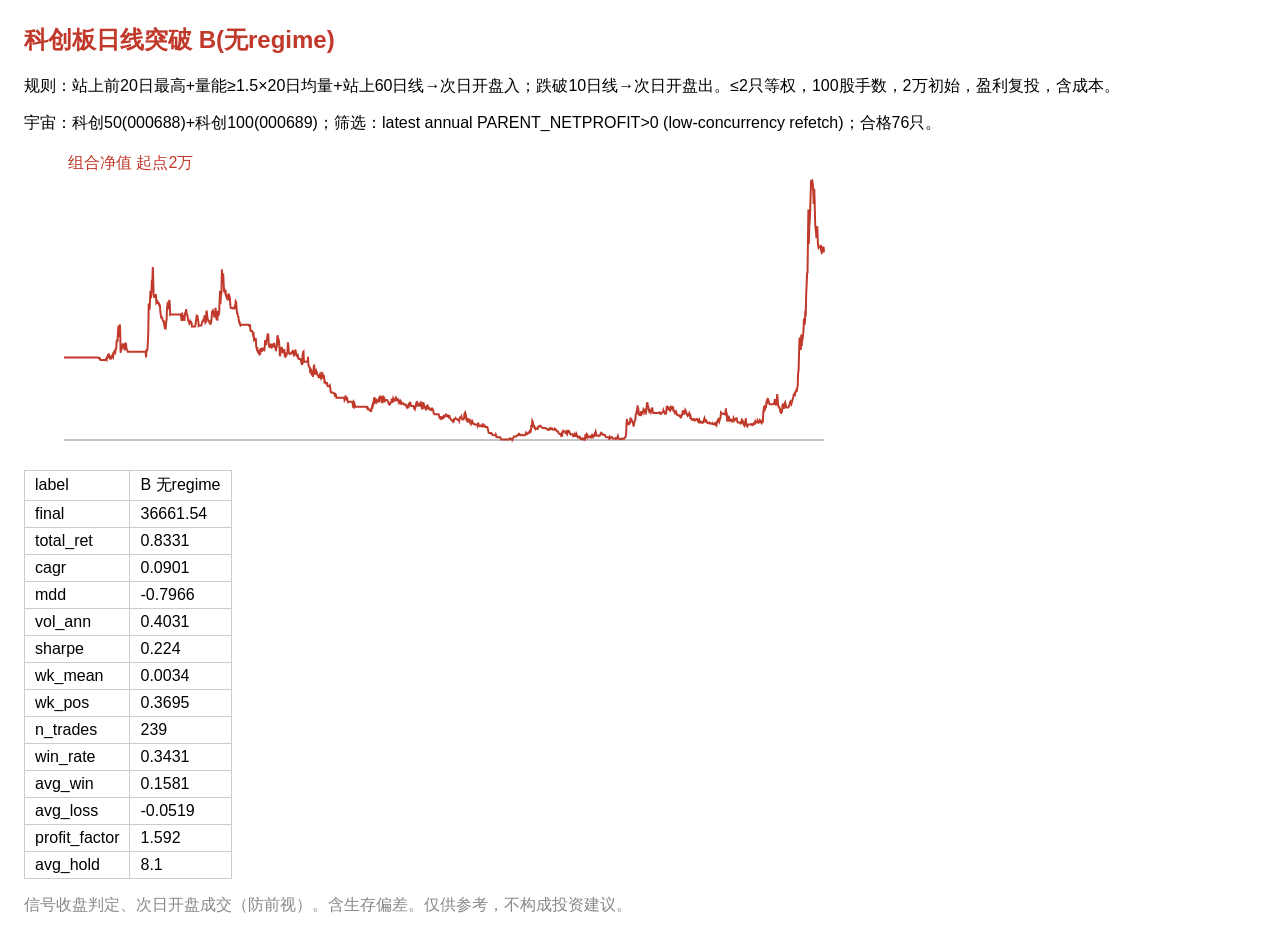
<file: report_kc_noregime.html>
<html><head><meta charset="utf-8"><title>科创板日线突破 B(无regime)</title>
<style>body{font-family:sans-serif;margin:24px} table{border-collapse:collapse} td{border:1px solid #ccc;padding:4px 10px} h2{color:#c0392b}</style></head>
<body><h2>科创板日线突破 B(无regime)</h2><p>规则：站上前20日最高+量能≥1.5×20日均量+站上60日线→次日开盘入；跌破10日线→次日开盘出。≤2只等权，100股手数，2万初始，盈利复投，含成本。</p>
<p>宇宙：科创50(000688)+科创100(000689)；筛选：latest annual PARENT_NETPROFIT>0 (low-concurrency refetch)；合格76只。</p>
<svg width="820" height="320"><line x1="40" y1="290" x2="800" y2="290" stroke="#888"/><polyline fill="none" stroke="#c0392b" stroke-width="2" points="40.0,207.6 40.4,207.6 40.9,207.6 41.3,207.6 41.8,207.6 42.2,207.6 42.7,207.6 43.1,207.6 43.6,207.6 44.0,207.6 44.5,207.6 44.9,207.6 45.4,207.6 45.8,207.6 46.2,207.6 46.7,207.6 47.1,207.6 47.6,207.6 48.0,207.6 48.5,207.6 48.9,207.6 49.4,207.6 49.8,207.6 50.3,207.6 50.7,207.6 51.2,207.6 51.6,207.6 52.0,207.6 52.5,207.6 52.9,207.6 53.4,207.6 53.8,207.6 54.3,207.6 54.7,207.6 55.2,207.6 55.6,207.6 56.1,207.6 56.5,207.6 56.9,207.6 57.4,207.6 57.8,207.6 58.3,207.6 58.7,207.6 59.2,207.6 59.6,207.6 60.1,207.6 60.5,207.6 61.0,207.6 61.4,207.6 61.9,207.6 62.3,207.6 62.7,207.6 63.2,207.6 63.6,207.6 64.1,207.6 64.5,207.6 65.0,207.6 65.4,207.6 65.9,207.6 66.3,207.6 66.8,207.6 67.2,207.6 67.7,207.6 68.1,207.6 68.5,207.6 69.0,207.6 69.4,207.6 69.9,207.6 70.3,207.6 70.8,207.6 71.2,207.6 71.7,207.6 72.1,207.6 72.6,207.6 73.0,207.6 73.5,207.6 73.9,207.6 74.3,208.0 74.8,208.0 75.2,208.4 75.7,208.1 76.1,209.6 76.6,210.0 77.0,210.0 77.5,210.0 77.9,210.0 78.4,210.0 78.8,210.0 79.2,210.0 79.7,210.0 80.1,210.0 80.6,210.0 81.0,210.0 81.5,210.0 81.9,209.0 82.4,208.3 82.8,209.3 83.3,206.7 83.7,206.8 84.2,204.7 84.6,204.7 85.0,203.6 85.5,207.1 85.9,208.5 86.4,208.8 86.8,208.8 87.3,207.6 87.7,205.5 88.2,208.1 88.6,205.7 89.1,206.9 89.5,203.9 90.0,201.9 90.4,201.5 90.8,200.9 91.3,202.0 91.7,199.0 92.2,198.8 92.6,191.1 93.1,190.3 93.5,191.9 94.0,181.5 94.4,175.7 94.9,177.4 95.3,187.0 95.8,174.4 96.2,180.6 96.6,202.8 97.1,199.2 97.5,199.2 98.0,195.7 98.4,194.9 98.9,196.1 99.3,198.2 99.8,193.5 100.2,194.9 100.7,200.5 101.1,195.4 101.5,192.6 102.0,194.2 102.4,197.9 102.9,199.6 103.3,200.1 103.8,201.8 104.2,201.8 104.7,201.8 105.1,201.8 105.6,201.8 106.0,201.8 106.5,201.8 106.9,201.8 107.3,201.8 107.8,201.8 108.2,201.8 108.7,201.8 109.1,201.8 109.6,201.8 110.0,201.8 110.5,201.8 110.9,201.8 111.4,201.8 111.8,201.8 112.3,201.8 112.7,201.8 113.1,201.8 113.6,201.8 114.0,201.8 114.5,201.8 114.9,201.8 115.4,201.8 115.8,201.8 116.3,201.8 116.7,201.8 117.2,201.8 117.6,201.8 118.1,201.8 118.5,201.8 118.9,201.8 119.4,201.8 119.8,201.8 120.3,201.8 120.7,201.8 121.2,201.8 121.6,201.8 122.1,207.5 122.5,199.3 123.0,201.2 123.4,199.6 123.8,193.0 124.3,182.3 124.7,153.5 125.2,155.9 125.6,159.6 126.1,148.7 126.5,140.8 127.0,148.1 127.4,142.1 127.9,129.7 128.3,133.2 128.8,117.1 129.2,128.5 129.6,144.3 130.1,147.1 130.5,147.1 131.0,147.1 131.4,147.1 131.9,144.1 132.3,152.1 132.8,151.1 133.2,149.8 133.7,152.9 134.1,152.7 134.6,152.7 135.0,154.1 135.4,156.3 135.9,154.5 136.3,161.5 136.8,165.3 137.2,167.6 137.7,167.6 138.1,167.6 138.6,169.5 139.0,171.0 139.5,171.8 139.9,171.6 140.4,175.9 140.8,177.8 141.2,177.4 141.7,178.0 142.1,172.6 142.6,169.8 143.0,158.3 143.5,154.5 143.9,151.9 144.4,153.6 144.8,159.4 145.3,149.8 145.7,152.6 146.2,164.7 146.6,164.4 147.0,164.4 147.5,164.4 147.9,164.4 148.4,164.4 148.8,164.4 149.3,164.4 149.7,164.4 150.2,164.4 150.6,164.4 151.1,164.4 151.5,164.4 151.9,164.4 152.4,164.4 152.8,164.4 153.3,164.4 153.7,164.4 154.2,164.4 154.6,164.4 155.1,164.4 155.5,164.4 156.0,164.4 156.4,164.4 156.9,166.1 157.3,168.1 157.7,171.0 158.2,162.6 158.6,168.4 159.1,165.1 159.5,169.7 160.0,170.0 160.4,170.0 160.9,164.9 161.3,162.8 161.8,162.9 162.2,159.0 162.7,163.9 163.1,164.8 163.5,165.4 164.0,169.8 164.4,171.2 164.9,171.3 165.3,173.0 165.8,171.7 166.2,174.1 166.7,171.5 167.1,171.8 167.6,173.2 168.0,176.5 168.5,176.4 168.9,176.4 169.3,176.4 169.8,176.4 170.2,176.4 170.7,176.4 171.1,176.4 171.6,174.0 172.0,170.8 172.5,167.0 172.9,167.9 173.4,165.1 173.8,168.9 174.2,170.1 174.7,175.9 175.1,175.6 175.6,175.6 176.0,175.6 176.5,175.6 176.9,175.6 177.4,175.6 177.8,174.1 178.3,171.4 178.7,171.3 179.2,171.2 179.6,168.7 180.0,170.3 180.5,166.2 180.9,166.3 181.4,172.6 181.8,172.1 182.3,162.9 182.7,160.6 183.2,165.1 183.6,169.2 184.1,170.1 184.5,171.3 185.0,171.4 185.4,171.3 185.8,173.8 186.3,173.8 186.7,173.8 187.2,171.7 187.6,168.5 188.1,161.1 188.5,162.0 189.0,160.8 189.4,162.2 189.9,163.4 190.3,167.5 190.8,163.4 191.2,161.9 191.6,157.8 192.1,166.1 192.5,169.0 193.0,169.6 193.4,169.7 193.9,160.8 194.3,165.9 194.8,164.2 195.2,162.1 195.7,149.3 196.1,140.8 196.5,153.6 197.0,143.4 197.4,143.4 197.9,119.4 198.3,126.5 198.8,126.5 199.2,123.6 199.7,134.5 200.1,142.1 200.6,140.3 201.0,141.8 201.5,139.9 201.9,145.3 202.3,145.2 202.8,147.8 203.2,147.3 203.7,147.7 204.1,150.3 204.6,143.7 205.0,144.8 205.5,148.2 205.9,148.0 206.4,155.9 206.8,158.0 207.3,158.0 207.7,158.0 208.1,158.0 208.6,158.0 209.0,158.4 209.5,158.0 209.9,158.0 210.4,158.3 210.8,155.6 211.3,155.5 211.7,151.6 212.2,152.6 212.6,158.7 213.1,163.9 213.5,162.8 213.9,166.1 214.4,166.7 214.8,170.3 215.3,172.5 215.7,172.4 216.2,175.3 216.6,175.6 217.1,174.8 217.5,174.8 218.0,174.8 218.4,174.8 218.8,174.8 219.3,174.8 219.7,174.8 220.2,174.8 220.6,174.8 221.1,174.8 221.5,174.8 222.0,174.8 222.4,174.8 222.9,174.8 223.3,174.8 223.8,174.8 224.2,174.8 224.6,174.8 225.1,175.9 225.5,176.2 226.0,174.2 226.4,180.3 226.9,181.2 227.3,181.3 227.8,181.1 228.2,181.1 228.7,182.2 229.1,184.9 229.6,184.3 230.0,189.1 230.4,188.3 230.9,189.7 231.3,189.3 231.8,188.0 232.2,196.5 232.7,198.3 233.1,196.9 233.6,200.8 234.0,202.1 234.5,202.9 234.9,202.0 235.4,203.9 235.8,203.2 236.2,204.8 236.7,198.1 237.1,199.9 237.6,199.6 238.0,201.7 238.5,198.6 238.9,198.8 239.4,199.6 239.8,199.8 240.3,200.1 240.7,196.6 241.2,190.0 241.6,193.9 242.0,195.2 242.5,190.5 242.9,189.6 243.4,185.8 243.8,184.4 244.3,184.7 244.7,193.2 245.2,196.7 245.6,197.1 246.1,197.1 246.5,195.9 246.9,196.9 247.4,197.4 247.8,193.7 248.3,197.5 248.7,196.3 249.2,196.0 249.6,195.3 250.1,193.0 250.5,195.7 251.0,197.9 251.4,195.6 251.9,201.1 252.3,198.7 252.7,197.3 253.2,188.8 253.6,185.3 254.1,187.9 254.5,192.7 255.0,191.9 255.4,196.3 255.9,206.1 256.3,204.8 256.8,199.3 257.2,199.0 257.7,196.9 258.1,199.6 258.5,201.4 259.0,203.2 259.4,201.5 259.9,200.4 260.3,199.1 260.8,206.3 261.2,206.6 261.7,202.5 262.1,203.9 262.6,204.7 263.0,203.1 263.5,201.9 263.9,192.3 264.3,195.2 264.8,202.1 265.2,203.4 265.7,204.0 266.1,203.6 266.6,203.6 267.0,203.6 267.5,203.0 267.9,202.3 268.4,204.2 268.8,202.5 269.2,201.0 269.7,201.4 270.1,206.5 270.6,202.7 271.0,201.2 271.5,200.6 271.9,202.2 272.4,204.3 272.8,205.5 273.3,204.9 273.7,204.8 274.2,208.1 274.6,208.0 275.0,209.0 275.5,209.0 275.9,209.0 276.4,209.7 276.8,208.3 277.3,212.8 277.7,213.6 278.2,214.9 278.6,205.2 279.1,202.2 279.5,201.7 280.0,211.9 280.4,211.7 280.8,211.7 281.3,211.7 281.7,211.7 282.2,211.7 282.6,211.7 283.1,211.7 283.5,211.7 284.0,206.8 284.4,214.9 284.9,216.6 285.3,216.8 285.8,217.5 286.2,221.6 286.6,221.4 287.1,222.8 287.5,221.5 288.0,223.8 288.4,223.9 288.9,226.9 289.3,223.6 289.8,216.2 290.2,215.8 290.7,222.3 291.1,224.5 291.5,222.4 292.0,223.9 292.4,221.3 292.9,222.6 293.3,224.5 293.8,225.3 294.2,225.7 294.7,227.2 295.1,227.1 295.6,225.5 296.0,224.4 296.5,226.9 296.9,228.0 297.3,226.2 297.8,226.4 298.2,222.1 298.7,224.7 299.1,227.4 299.6,227.1 300.0,226.7 300.5,231.8 300.9,231.3 301.4,232.7 301.8,233.4 302.3,233.8 302.7,233.1 303.1,233.1 303.6,236.1 304.0,236.3 304.5,236.3 304.9,236.3 305.4,236.3 305.8,235.6 306.3,238.0 306.7,241.9 307.2,242.5 307.6,242.5 308.1,242.4 308.5,242.4 308.9,242.6 309.4,242.9 309.8,243.4 310.3,243.6 310.7,244.9 311.2,243.8 311.6,244.1 312.1,245.8 312.5,247.8 313.0,247.7 313.4,247.7 313.8,247.7 314.3,247.7 314.7,247.7 315.2,247.7 315.6,247.7 316.1,247.7 316.5,247.7 317.0,247.7 317.4,247.7 317.9,247.7 318.3,247.7 318.8,247.7 319.2,247.7 319.6,247.7 320.1,247.7 320.5,250.2 321.0,249.2 321.4,245.5 321.9,247.7 322.3,248.4 322.8,249.4 323.2,248.8 323.7,250.8 324.1,252.2 324.6,251.8 325.0,251.8 325.4,251.8 325.9,251.8 326.3,251.8 326.8,251.8 327.2,251.8 327.7,251.8 328.1,251.8 328.6,253.1 329.0,256.7 329.5,257.1 329.9,252.1 330.4,252.9 330.8,256.6 331.2,256.0 331.7,256.8 332.1,256.8 332.6,256.8 333.0,256.8 333.5,256.8 333.9,256.8 334.4,256.8 334.8,256.8 335.3,256.8 335.7,256.8 336.2,256.8 336.6,256.8 337.0,256.8 337.5,256.8 337.9,256.8 338.4,256.8 338.8,256.8 339.3,256.8 339.7,256.8 340.2,256.8 340.6,256.8 341.1,256.8 341.5,256.8 341.9,256.8 342.4,256.8 342.8,256.8 343.3,258.1 343.7,257.7 344.2,259.5 344.6,259.5 345.1,259.5 345.5,259.5 346.0,259.5 346.4,261.9 346.9,260.2 347.3,260.4 347.7,258.0 348.2,255.9 348.6,256.5 349.1,253.4 349.5,253.7 350.0,249.7 350.4,247.2 350.9,249.1 351.3,253.6 351.8,250.0 352.2,249.8 352.7,252.1 353.1,251.4 353.5,251.4 354.0,251.4 354.4,250.1 354.9,252.2 355.3,250.3 355.8,248.2 356.2,246.4 356.7,246.4 357.1,246.9 357.6,251.8 358.0,252.3 358.5,252.4 358.9,249.2 359.3,245.6 359.8,248.6 360.2,247.3 360.7,252.2 361.1,250.0 361.6,250.0 362.0,250.0 362.5,250.0 362.9,250.0 363.4,250.2 363.8,251.0 364.2,251.7 364.7,253.8 365.1,254.1 365.6,254.6 366.0,254.3 366.5,253.0 366.9,252.5 367.4,252.0 367.8,248.6 368.3,252.9 368.7,250.8 369.2,248.4 369.6,249.5 370.0,250.5 370.5,250.4 370.9,250.6 371.4,249.1 371.8,250.7 372.3,248.6 372.7,249.5 373.2,249.2 373.6,249.1 374.1,250.8 374.5,250.4 375.0,252.3 375.4,251.0 375.8,251.4 376.3,252.5 376.7,251.2 377.2,252.2 377.6,253.9 378.1,253.8 378.5,253.4 379.0,253.4 379.4,253.3 379.9,254.4 380.3,254.8 380.8,254.5 381.2,254.5 381.6,254.5 382.1,255.7 382.5,256.6 383.0,257.7 383.4,257.1 383.9,256.0 384.3,255.0 384.8,256.1 385.2,254.2 385.7,253.2 386.1,254.2 386.5,253.7 387.0,255.8 387.4,255.9 387.9,255.9 388.3,255.9 388.8,255.9 389.2,255.9 389.7,255.9 390.1,258.0 390.6,257.6 391.0,258.9 391.5,257.3 391.9,256.1 392.3,252.8 392.8,252.1 393.2,252.0 393.7,254.6 394.1,255.6 394.6,255.4 395.0,254.4 395.5,254.0 395.9,256.5 396.4,252.5 396.8,252.2 397.3,253.8 397.7,257.3 398.1,258.6 398.6,258.4 399.0,252.3 399.5,255.1 399.9,254.5 400.4,256.9 400.8,256.5 401.3,257.6 401.7,259.1 402.2,259.5 402.6,258.5 403.1,255.9 403.5,255.6 403.9,258.1 404.4,258.5 404.8,257.5 405.3,258.0 405.7,259.2 406.2,259.6 406.6,259.8 407.1,260.1 407.5,258.9 408.0,258.4 408.4,258.9 408.8,259.3 409.3,261.1 409.7,263.2 410.2,264.0 410.6,264.2 411.1,264.2 411.5,264.2 412.0,264.2 412.4,264.2 412.9,264.2 413.3,264.2 413.8,264.2 414.2,264.2 414.6,264.2 415.1,266.3 415.5,267.6 416.0,268.2 416.4,266.3 416.9,268.4 417.3,268.6 417.8,267.9 418.2,267.5 418.7,268.4 419.1,268.3 419.6,266.5 420.0,267.1 420.4,267.1 420.9,266.2 421.3,265.2 421.8,264.5 422.2,264.6 422.7,265.7 423.1,265.4 423.6,266.4 424.0,266.4 424.5,267.0 424.9,265.7 425.4,265.7 425.8,267.3 426.2,268.1 426.7,269.2 427.1,269.6 427.6,270.4 428.0,270.7 428.5,270.9 428.9,271.5 429.4,270.3 429.8,271.0 430.3,269.2 430.7,268.8 431.2,268.7 431.6,268.1 432.0,268.7 432.5,269.1 432.9,269.2 433.4,269.7 433.8,269.9 434.3,269.9 434.7,269.5 435.2,270.9 435.6,268.8 436.1,267.3 436.5,267.2 436.9,267.2 437.4,266.3 437.8,268.3 438.3,269.5 438.7,269.5 439.2,269.5 439.6,268.7 440.1,268.3 440.5,263.4 441.0,262.7 441.4,265.3 441.9,265.0 442.3,269.3 442.7,268.9 443.2,268.8 443.6,272.4 444.1,270.7 444.5,270.4 445.0,268.7 445.4,270.5 445.9,271.9 446.3,273.2 446.8,274.0 447.2,271.8 447.7,273.1 448.1,273.1 448.5,271.9 449.0,273.5 449.4,273.9 449.9,273.7 450.3,274.2 450.8,274.6 451.2,274.6 451.7,274.6 452.1,274.6 452.6,274.6 453.0,274.6 453.5,275.8 453.9,273.6 454.3,273.4 454.8,275.5 455.2,275.7 455.7,276.2 456.1,276.2 456.6,275.6 457.0,275.6 457.5,275.6 457.9,276.0 458.4,274.9 458.8,273.5 459.2,276.3 459.7,276.1 460.1,276.1 460.6,275.6 461.0,276.8 461.5,276.9 461.9,276.9 462.4,276.9 462.8,276.9 463.3,276.9 463.7,278.4 464.2,280.5 464.6,282.8 465.0,282.9 465.5,282.9 465.9,282.9 466.4,282.9 466.8,283.5 467.3,283.1 467.7,283.6 468.2,284.0 468.6,285.0 469.1,285.1 469.5,285.2 470.0,285.2 470.4,285.2 470.8,285.2 471.3,285.5 471.7,284.5 472.2,285.7 472.6,287.0 473.1,287.0 473.5,287.3 474.0,287.3 474.4,287.3 474.9,287.3 475.3,287.3 475.8,287.3 476.2,287.3 476.6,288.0 477.1,289.3 477.5,289.4 478.0,289.4 478.4,289.4 478.9,289.4 479.3,289.4 479.8,289.4 480.2,289.4 480.7,289.4 481.1,289.4 481.5,289.4 482.0,289.4 482.4,289.4 482.9,289.4 483.3,289.4 483.8,289.4 484.2,289.4 484.7,289.4 485.1,289.4 485.6,288.5 486.0,288.6 486.5,288.5 486.9,288.7 487.3,288.8 487.8,289.0 488.2,290.0 488.7,288.9 489.1,288.0 489.6,287.5 490.0,286.3 490.5,286.4 490.9,286.4 491.4,286.4 491.8,286.3 492.3,286.4 492.7,286.2 493.1,285.6 493.6,285.0 494.0,285.0 494.5,285.0 494.9,283.1 495.4,285.0 495.8,285.1 496.3,285.4 496.7,285.1 497.2,284.7 497.6,284.8 498.1,284.8 498.5,284.9 498.9,285.2 499.4,285.2 499.8,285.2 500.3,285.2 500.7,285.2 501.2,285.2 501.6,283.9 502.1,282.8 502.5,283.7 503.0,283.6 503.4,284.1 503.8,283.7 504.3,283.0 504.7,282.4 505.2,282.4 505.6,281.6 506.1,282.6 506.5,282.3 507.0,279.8 507.4,275.2 507.9,277.4 508.3,270.7 508.8,271.7 509.2,274.5 509.6,275.9 510.1,275.8 510.5,278.1 511.0,278.3 511.4,279.0 511.9,278.1 512.3,278.5 512.8,278.4 513.2,278.9 513.7,279.0 514.1,277.1 514.6,276.9 515.0,276.2 515.4,275.9 515.9,275.7 516.3,276.2 516.8,276.1 517.2,276.8 517.7,277.5 518.1,277.5 518.6,277.8 519.0,277.9 519.5,277.9 519.9,277.9 520.4,277.9 520.8,277.9 521.2,277.9 521.7,278.4 522.1,278.4 522.6,278.6 523.0,279.0 523.5,279.4 523.9,280.0 524.4,279.9 524.8,279.8 525.3,278.7 525.7,279.1 526.2,278.7 526.6,278.2 527.0,278.9 527.5,278.7 527.9,278.5 528.4,279.5 528.8,279.3 529.3,279.3 529.7,279.3 530.2,279.6 530.6,278.9 531.1,279.6 531.5,279.4 531.9,280.0 532.4,280.1 532.8,281.0 533.3,281.4 533.7,281.4 534.2,281.7 534.6,283.3 535.1,283.7 535.5,283.9 536.0,284.0 536.4,284.0 536.9,285.1 537.3,284.2 537.7,286.6 538.2,285.0 538.6,282.6 539.1,281.1 539.5,281.8 540.0,281.6 540.4,281.6 540.9,281.5 541.3,281.6 541.8,283.9 542.2,282.4 542.7,283.7 543.1,284.2 543.5,281.1 544.0,280.7 544.4,281.1 544.9,281.7 545.3,281.5 545.8,283.4 546.2,283.4 546.7,284.5 547.1,284.3 547.6,284.3 548.0,284.3 548.5,284.3 548.9,284.4 549.3,287.0 549.8,285.1 550.2,285.2 550.7,284.1 551.1,285.9 551.6,286.0 552.0,286.1 552.5,284.3 552.9,285.5 553.4,285.8 553.8,286.8 554.2,287.6 554.7,287.1 555.1,287.1 555.6,286.8 556.0,287.1 556.5,288.9 556.9,288.8 557.4,289.0 557.8,289.1 558.3,288.3 558.7,288.3 559.2,289.2 559.6,288.7 560.0,288.9 560.5,289.7 560.9,289.7 561.4,285.1 561.8,284.8 562.3,286.2 562.7,284.9 563.2,286.6 563.6,285.4 564.1,286.3 564.5,286.7 565.0,287.3 565.4,286.9 565.8,287.2 566.3,286.4 566.7,286.9 567.2,287.3 567.6,287.6 568.1,284.8 568.5,284.8 569.0,285.5 569.4,286.6 569.9,285.7 570.3,285.9 570.8,283.6 571.2,282.8 571.6,281.7 572.1,284.0 572.5,285.7 573.0,285.5 573.4,285.5 573.9,285.5 574.3,285.5 574.8,286.0 575.2,285.6 575.7,285.6 576.1,285.5 576.5,284.1 577.0,283.1 577.4,283.8 577.9,283.4 578.3,284.1 578.8,284.2 579.2,284.9 579.7,285.0 580.1,285.0 580.6,285.0 581.0,285.0 581.5,286.5 581.9,287.0 582.3,287.2 582.8,287.2 583.2,287.2 583.7,287.2 584.1,287.2 584.6,287.4 585.0,287.9 585.5,289.7 585.9,287.0 586.4,287.8 586.8,287.2 587.3,287.2 587.7,287.0 588.1,287.4 588.6,288.5 589.0,288.6 589.5,288.6 589.9,288.6 590.4,288.6 590.8,288.6 591.3,288.6 591.7,288.9 592.2,287.9 592.6,288.2 593.1,288.4 593.5,287.4 593.9,286.2 594.4,288.3 594.8,288.5 595.3,288.8 595.7,288.9 596.2,288.9 596.6,288.9 597.1,288.9 597.5,288.9 598.0,288.5 598.4,288.9 598.8,288.8 599.3,288.8 599.7,288.7 600.2,288.6 600.6,287.7 601.1,287.6 601.5,287.0 602.0,285.0 602.4,277.1 602.9,268.9 603.3,273.2 603.8,271.6 604.2,274.9 604.6,273.3 605.1,273.4 605.5,273.6 606.0,272.8 606.4,268.5 606.9,268.6 607.3,269.0 607.8,270.7 608.2,271.7 608.7,272.1 609.1,273.4 609.6,276.5 610.0,274.9 610.4,271.8 610.9,270.9 611.3,269.9 611.8,264.6 612.2,263.8 612.7,261.0 613.1,260.1 613.6,255.4 614.0,261.4 614.5,260.4 614.9,264.2 615.4,265.1 615.8,265.1 616.2,265.1 616.7,265.1 617.1,261.1 617.6,263.5 618.0,262.4 618.5,261.9 618.9,262.7 619.4,259.8 619.8,260.7 620.3,259.4 620.7,259.4 621.2,262.2 621.6,261.2 622.0,262.2 622.5,259.8 622.9,253.8 623.4,252.3 623.8,255.5 624.3,256.9 624.7,258.9 625.2,261.2 625.6,260.2 626.1,260.8 626.5,260.6 626.9,261.9 627.4,259.8 627.8,260.0 628.3,257.5 628.7,261.6 629.2,262.9 629.6,263.1 630.1,263.1 630.5,263.1 631.0,263.1 631.4,263.1 631.9,263.1 632.3,263.1 632.7,263.1 633.2,263.1 633.6,263.1 634.1,263.1 634.5,263.1 635.0,262.8 635.4,262.3 635.9,262.7 636.3,263.0 636.8,264.7 637.2,262.7 637.7,262.5 638.1,262.6 638.5,262.6 639.0,262.2 639.4,260.3 639.9,261.8 640.3,261.9 640.8,263.5 641.2,263.3 641.7,263.2 642.1,263.4 642.6,257.7 643.0,258.0 643.5,256.7 643.9,257.0 644.3,258.8 644.8,258.2 645.2,259.4 645.7,260.2 646.1,260.6 646.6,258.1 647.0,259.1 647.5,258.3 647.9,256.8 648.4,256.9 648.8,258.7 649.2,258.3 649.7,261.4 650.1,261.6 650.6,261.5 651.0,262.8 651.5,261.8 651.9,261.3 652.4,262.6 652.8,264.5 653.3,264.8 653.7,265.1 654.2,265.4 654.6,265.5 655.0,265.8 655.5,265.5 655.9,266.3 656.4,266.7 656.8,268.3 657.3,266.4 657.7,264.9 658.2,264.8 658.6,261.5 659.1,261.1 659.5,261.8 660.0,264.6 660.4,261.6 660.8,262.8 661.3,260.1 661.7,260.9 662.2,262.0 662.6,264.1 663.1,264.9 663.5,265.6 664.0,264.7 664.4,265.2 664.9,264.5 665.3,263.2 665.8,264.4 666.2,266.9 666.6,266.3 667.1,268.4 667.5,269.5 668.0,269.6 668.4,269.8 668.9,269.1 669.3,269.0 669.8,269.0 670.2,270.2 670.7,270.6 671.1,270.5 671.5,269.5 672.0,269.4 672.4,269.1 672.9,269.0 673.3,270.0 673.8,270.9 674.2,268.7 674.7,270.2 675.1,269.7 675.6,272.5 676.0,272.6 676.5,271.7 676.9,272.2 677.3,272.4 677.8,272.3 678.2,272.0 678.7,272.8 679.1,272.5 679.6,272.2 680.0,269.6 680.5,268.2 680.9,269.8 681.4,270.3 681.8,271.3 682.3,270.7 682.7,271.8 683.1,272.0 683.6,273.0 684.0,273.3 684.5,273.3 684.9,273.3 685.4,272.5 685.8,272.9 686.3,273.3 686.7,273.7 687.2,273.6 687.6,273.5 688.1,273.7 688.5,273.1 688.9,273.7 689.4,274.3 689.8,274.4 690.3,273.6 690.7,273.3 691.2,273.0 691.6,274.5 692.1,273.9 692.5,274.8 693.0,272.0 693.4,271.0 693.8,270.0 694.3,269.3 694.7,270.6 695.2,271.8 695.6,270.1 696.1,268.7 696.5,267.6 697.0,262.6 697.4,263.1 697.9,263.5 698.3,263.5 698.8,263.8 699.2,263.7 699.6,263.6 700.1,264.1 700.5,264.2 701.0,264.2 701.4,263.6 701.9,258.4 702.3,264.6 702.8,264.2 703.2,270.5 703.7,270.2 704.1,269.6 704.6,265.7 705.0,269.4 705.4,268.9 705.9,270.5 706.3,270.1 706.8,269.7 707.2,269.8 707.7,271.3 708.1,271.4 708.6,271.5 709.0,270.7 709.5,268.2 709.9,269.3 710.4,270.3 710.8,269.3 711.2,269.3 711.7,268.8 712.1,269.3 712.6,267.5 713.0,269.9 713.5,272.1 713.9,272.6 714.4,272.6 714.8,272.6 715.3,272.6 715.7,272.6 716.2,272.6 716.6,274.2 717.0,272.4 717.5,272.7 717.9,269.7 718.4,270.1 718.8,271.4 719.3,272.4 719.7,274.3 720.2,275.2 720.6,272.3 721.1,271.7 721.5,271.5 721.9,268.2 722.4,275.8 722.8,275.9 723.3,276.4 723.7,274.6 724.2,274.6 724.6,274.6 725.1,274.6 725.5,274.6 726.0,274.6 726.4,274.6 726.9,274.2 727.3,274.1 727.7,274.7 728.2,275.3 728.6,275.1 729.1,273.8 729.5,273.4 730.0,274.3 730.4,274.0 730.9,273.8 731.3,271.2 731.8,272.0 732.2,271.6 732.7,271.8 733.1,273.1 733.5,270.8 734.0,272.2 734.4,272.7 734.9,272.6 735.3,272.2 735.8,270.3 736.2,270.8 736.7,272.0 737.1,272.3 737.6,273.0 738.0,271.9 738.5,269.9 738.9,270.5 739.3,262.4 739.8,258.7 740.2,259.6 740.7,257.6 741.1,258.7 741.6,257.3 742.0,257.2 742.5,251.7 742.9,251.5 743.4,249.5 743.8,248.1 744.2,252.0 744.7,251.5 745.1,253.2 745.6,254.2 746.0,254.1 746.5,254.2 746.9,254.2 747.4,254.2 747.8,254.2 748.3,254.2 748.7,254.2 749.2,254.2 749.6,254.2 750.0,253.1 750.5,251.5 750.9,249.1 751.4,253.0 751.8,254.6 752.3,254.5 752.7,251.6 753.2,244.1 753.6,248.4 754.1,255.2 754.5,256.4 755.0,256.8 755.4,257.9 755.8,258.3 756.3,261.2 756.7,262.5 757.2,263.0 757.6,262.5 758.1,260.5 758.5,255.1 759.0,254.3 759.4,254.4 759.9,258.6 760.3,257.6 760.8,253.2 761.2,252.4 761.6,254.5 762.1,256.9 762.5,257.4 763.0,257.4 763.4,257.4 763.9,257.4 764.3,257.4 764.8,256.6 765.2,255.8 765.7,253.9 766.1,252.0 766.5,251.4 767.0,252.3 767.4,253.7 767.9,252.0 768.3,250.4 768.8,248.6 769.2,247.7 769.7,244.7 770.1,244.4 770.6,243.5 771.0,244.3 771.5,242.4 771.9,241.6 772.3,239.3 772.8,241.6 773.2,237.9 773.7,235.9 774.1,223.3 774.6,220.2 775.0,205.4 775.5,189.1 775.9,187.5 776.4,195.1 776.8,199.9 777.3,184.5 777.7,196.3 778.1,190.8 778.6,188.8 779.0,185.5 779.5,180.8 779.9,168.6 780.4,172.0 780.8,174.6 781.3,160.7 781.7,166.6 782.2,143.5 782.6,135.9 783.1,122.6 783.5,123.5 783.9,94.8 784.4,59.5 784.8,93.9 785.3,75.8 785.7,71.9 786.2,60.1 786.6,46.3 787.1,30.0 787.5,32.1 788.0,32.6 788.4,31.6 788.8,34.0 789.3,42.1 789.7,54.0 790.2,38.9 790.6,49.3 791.1,71.7 791.5,78.5 792.0,81.3 792.4,88.0 792.9,80.4 793.3,76.3 793.8,91.3 794.2,95.7 794.6,97.6 795.1,96.6 795.5,96.6 796.0,96.6 796.4,96.2 796.9,98.9 797.3,98.0 797.8,102.9 798.2,102.6 798.7,100.1 799.1,97.8 799.6,96.7 800.0,102.2"/><text x="44" y="18" fill="#c0392b">组合净值 起点2万</text></svg><table><tr><td>label</td><td>B 无regime</td></tr><tr><td>final</td><td>36661.54</td></tr><tr><td>total_ret</td><td>0.8331</td></tr><tr><td>cagr</td><td>0.0901</td></tr><tr><td>mdd</td><td>-0.7966</td></tr><tr><td>vol_ann</td><td>0.4031</td></tr><tr><td>sharpe</td><td>0.224</td></tr><tr><td>wk_mean</td><td>0.0034</td></tr><tr><td>wk_pos</td><td>0.3695</td></tr><tr><td>n_trades</td><td>239</td></tr><tr><td>win_rate</td><td>0.3431</td></tr><tr><td>avg_win</td><td>0.1581</td></tr><tr><td>avg_loss</td><td>-0.0519</td></tr><tr><td>profit_factor</td><td>1.592</td></tr><tr><td>avg_hold</td><td>8.1</td></tr></table>
<p style="color:#888">信号收盘判定、次日开盘成交（防前视）。含生存偏差。仅供参考，不构成投资建议。</p></body></html>
</file>
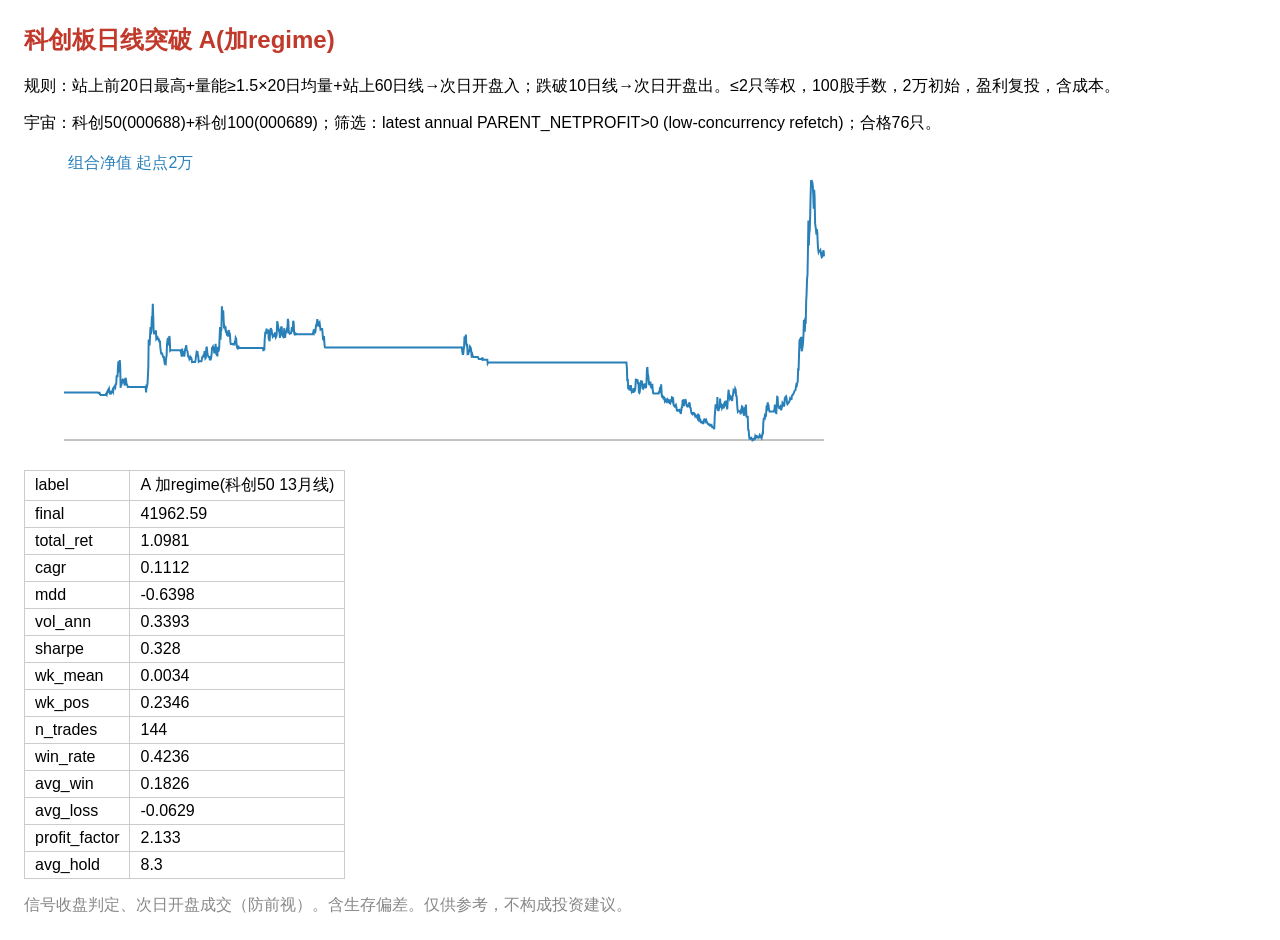
<file: report_kc_regime.html>
<html><head><meta charset="utf-8"><title>科创板日线突破 A(加regime)</title>
<style>body{font-family:sans-serif;margin:24px} table{border-collapse:collapse} td{border:1px solid #ccc;padding:4px 10px} h2{color:#c0392b}</style></head>
<body><h2>科创板日线突破 A(加regime)</h2><p>规则：站上前20日最高+量能≥1.5×20日均量+站上60日线→次日开盘入；跌破10日线→次日开盘出。≤2只等权，100股手数，2万初始，盈利复投，含成本。</p>
<p>宇宙：科创50(000688)+科创100(000689)；筛选：latest annual PARENT_NETPROFIT>0 (low-concurrency refetch)；合格76只。</p>
<svg width="820" height="320"><line x1="40" y1="290" x2="800" y2="290" stroke="#888"/><polyline fill="none" stroke="#2980b9" stroke-width="2" points="40.0,242.6 40.4,242.6 40.9,242.6 41.3,242.6 41.8,242.6 42.2,242.6 42.7,242.6 43.1,242.6 43.6,242.6 44.0,242.6 44.5,242.6 44.9,242.6 45.4,242.6 45.8,242.6 46.2,242.6 46.7,242.6 47.1,242.6 47.6,242.6 48.0,242.6 48.5,242.6 48.9,242.6 49.4,242.6 49.8,242.6 50.3,242.6 50.7,242.6 51.2,242.6 51.6,242.6 52.0,242.6 52.5,242.6 52.9,242.6 53.4,242.6 53.8,242.6 54.3,242.6 54.7,242.6 55.2,242.6 55.6,242.6 56.1,242.6 56.5,242.6 56.9,242.6 57.4,242.6 57.8,242.6 58.3,242.6 58.7,242.6 59.2,242.6 59.6,242.6 60.1,242.6 60.5,242.6 61.0,242.6 61.4,242.6 61.9,242.6 62.3,242.6 62.7,242.6 63.2,242.6 63.6,242.6 64.1,242.6 64.5,242.6 65.0,242.6 65.4,242.6 65.9,242.6 66.3,242.6 66.8,242.6 67.2,242.6 67.7,242.6 68.1,242.6 68.5,242.6 69.0,242.6 69.4,242.6 69.9,242.6 70.3,242.6 70.8,242.6 71.2,242.6 71.7,242.6 72.1,242.6 72.6,242.6 73.0,242.6 73.5,242.6 73.9,242.6 74.3,243.0 74.8,242.9 75.2,243.4 75.7,243.1 76.1,244.5 76.6,244.9 77.0,244.9 77.5,244.9 77.9,244.9 78.4,244.9 78.8,244.9 79.2,244.9 79.7,244.9 80.1,244.9 80.6,244.9 81.0,244.9 81.5,244.9 81.9,244.0 82.4,243.3 82.8,244.3 83.3,241.7 83.7,241.8 84.2,239.7 84.6,239.7 85.0,238.7 85.5,242.1 85.9,243.5 86.4,243.8 86.8,243.8 87.3,242.6 87.7,240.6 88.2,243.1 88.6,240.7 89.1,241.9 89.5,239.0 90.0,237.0 90.4,236.6 90.8,236.0 91.3,237.1 91.7,234.2 92.2,234.0 92.6,226.4 93.1,225.6 93.5,227.3 94.0,217.0 94.4,211.3 94.9,213.0 95.3,222.4 95.8,210.1 96.2,216.1 96.6,237.8 97.1,234.4 97.5,234.4 98.0,230.9 98.4,230.2 98.9,231.3 99.3,233.4 99.8,228.8 100.2,230.2 100.7,235.7 101.1,230.6 101.5,227.9 102.0,229.5 102.4,233.1 102.9,234.8 103.3,235.2 103.8,236.9 104.2,236.9 104.7,236.9 105.1,236.9 105.6,236.9 106.0,236.9 106.5,236.9 106.9,236.9 107.3,236.9 107.8,236.9 108.2,236.9 108.7,236.9 109.1,236.9 109.6,236.9 110.0,236.9 110.5,236.9 110.9,236.9 111.4,236.9 111.8,236.9 112.3,236.9 112.7,236.9 113.1,236.9 113.6,236.9 114.0,236.9 114.5,236.9 114.9,236.9 115.4,236.9 115.8,236.9 116.3,236.9 116.7,236.9 117.2,236.9 117.6,236.9 118.1,236.9 118.5,236.9 118.9,236.9 119.4,236.9 119.8,236.9 120.3,236.9 120.7,236.9 121.2,236.9 121.6,236.9 122.1,242.5 122.5,234.5 123.0,236.3 123.4,234.7 123.8,228.3 124.3,217.8 124.7,189.6 125.2,191.9 125.6,195.5 126.1,184.9 126.5,177.1 127.0,184.3 127.4,178.4 127.9,166.3 128.3,169.6 128.8,153.9 129.2,165.1 129.6,180.6 130.1,183.4 130.5,183.4 131.0,183.4 131.4,183.4 131.9,180.3 132.3,188.3 132.8,187.3 133.2,186.0 133.7,189.0 134.1,188.8 134.6,188.8 135.0,190.2 135.4,192.4 135.9,190.5 136.3,197.4 136.8,201.2 137.2,203.4 137.7,203.4 138.1,203.4 138.6,205.3 139.0,206.7 139.5,207.5 139.9,207.3 140.4,211.6 140.8,213.4 141.2,213.0 141.7,213.6 142.1,208.3 142.6,205.6 143.0,194.3 143.5,190.5 143.9,188.0 144.4,189.7 144.8,195.4 145.3,186.0 145.7,188.7 146.2,200.6 146.6,200.2 147.0,200.2 147.5,200.2 147.9,200.2 148.4,200.2 148.8,200.2 149.3,200.2 149.7,200.2 150.2,200.2 150.6,200.2 151.1,200.2 151.5,200.2 151.9,200.2 152.4,200.2 152.8,200.2 153.3,200.2 153.7,200.2 154.2,200.2 154.6,200.2 155.1,200.2 155.5,200.2 156.0,200.2 156.4,200.2 156.9,201.9 157.3,203.9 157.7,206.7 158.2,198.5 158.6,204.2 159.1,201.0 159.5,205.5 160.0,205.8 160.4,205.8 160.9,200.8 161.3,198.7 161.8,198.8 162.2,195.0 162.7,199.8 163.1,200.7 163.5,201.3 164.0,205.6 164.4,206.9 164.9,207.0 165.3,208.7 165.8,207.5 166.2,209.8 166.7,207.2 167.1,207.6 167.6,208.9 168.0,212.1 168.5,212.0 168.9,212.0 169.3,212.0 169.8,212.0 170.2,212.0 170.7,212.0 171.1,212.0 171.6,209.7 172.0,206.5 172.5,202.8 172.9,203.7 173.4,201.0 173.8,204.7 174.2,205.8 174.7,211.6 175.1,211.2 175.6,211.2 176.0,211.2 176.5,211.2 176.9,211.2 177.4,211.2 177.8,209.7 178.3,207.1 178.7,207.1 179.2,206.9 179.6,204.5 180.0,206.0 180.5,202.0 180.9,202.1 181.4,208.3 181.8,207.8 182.3,198.8 182.7,196.6 183.2,200.9 183.6,204.9 184.1,205.8 184.5,207.0 185.0,207.1 185.4,207.1 185.8,209.5 186.3,209.5 186.7,209.5 187.2,207.4 187.6,204.3 188.1,197.0 188.5,197.9 189.0,196.7 189.4,198.1 189.9,199.2 190.3,203.3 190.8,199.3 191.2,197.8 191.6,193.8 192.1,201.9 192.5,204.7 193.0,205.4 193.4,205.5 193.9,196.7 194.3,201.7 194.8,200.1 195.2,198.0 195.7,185.4 196.1,177.1 196.5,189.7 197.0,179.7 197.4,179.7 197.9,156.2 198.3,163.1 198.8,163.1 199.2,160.2 199.7,171.0 200.1,178.4 200.6,176.6 201.0,178.1 201.5,176.3 201.9,181.6 202.3,181.5 202.8,184.0 203.2,183.5 203.7,183.9 204.1,186.5 204.6,180.0 205.0,181.1 205.5,184.4 205.9,184.2 206.4,191.9 206.8,194.0 207.3,194.0 207.7,194.0 208.1,194.0 208.6,194.0 209.0,194.4 209.5,194.0 209.9,194.0 210.4,194.3 210.8,191.6 211.3,191.5 211.7,187.8 212.2,188.7 212.6,194.7 213.1,197.5 213.5,197.5 213.9,199.4 214.4,195.6 214.8,197.9 215.3,197.9 215.7,197.9 216.2,197.9 216.6,197.9 217.1,197.9 217.5,197.9 218.0,197.9 218.4,197.9 218.8,197.9 219.3,197.9 219.7,197.9 220.2,197.9 220.6,197.9 221.1,197.9 221.5,197.9 222.0,197.9 222.4,197.9 222.9,197.9 223.3,197.9 223.8,197.9 224.2,197.9 224.6,197.9 225.1,197.9 225.5,197.9 226.0,197.9 226.4,197.9 226.9,197.9 227.3,197.9 227.8,197.9 228.2,197.9 228.7,197.9 229.1,197.9 229.6,197.9 230.0,197.9 230.4,197.9 230.9,197.9 231.3,197.9 231.8,197.9 232.2,197.9 232.7,197.9 233.1,197.9 233.6,197.9 234.0,197.9 234.5,197.9 234.9,197.9 235.4,197.9 235.8,197.9 236.2,197.9 236.7,197.9 237.1,197.9 237.6,197.9 238.0,197.9 238.5,197.9 238.9,197.9 239.4,201.0 239.8,199.4 240.3,199.3 240.7,189.2 241.2,183.4 241.6,183.8 242.0,183.1 242.5,178.7 242.9,182.1 243.4,180.0 243.8,183.5 244.3,179.6 244.7,188.8 245.2,189.5 245.6,191.2 246.1,183.1 246.5,179.4 246.9,178.1 247.4,182.1 247.8,181.5 248.3,184.9 248.7,186.5 249.2,185.6 249.6,185.9 250.1,184.8 250.5,186.2 251.0,186.0 251.4,182.3 251.9,187.1 252.3,186.3 252.7,184.4 253.2,171.2 253.6,172.8 254.1,176.8 254.5,178.7 255.0,180.8 255.4,179.4 255.9,187.9 256.3,185.8 256.8,178.5 257.2,177.3 257.7,177.3 258.1,183.5 258.5,185.1 259.0,186.1 259.4,184.0 259.9,183.0 260.3,178.2 260.8,187.1 261.2,187.0 261.7,180.2 262.1,181.5 262.6,183.3 263.0,178.4 263.5,177.0 263.9,168.9 264.3,171.4 264.8,181.8 265.2,183.1 265.7,183.7 266.1,183.3 266.6,183.3 267.0,183.3 267.5,180.6 267.9,177.2 268.4,181.5 268.8,179.5 269.2,170.9 269.7,172.6 270.1,182.7 270.6,184.5 271.0,184.5 271.5,184.5 271.9,183.6 272.4,184.2 272.8,184.2 273.3,184.2 273.7,184.2 274.2,184.2 274.6,184.2 275.0,184.2 275.5,184.2 275.9,184.2 276.4,184.2 276.8,184.2 277.3,184.2 277.7,184.2 278.2,184.2 278.6,184.2 279.1,184.2 279.5,184.2 280.0,184.2 280.4,184.2 280.8,184.2 281.3,184.2 281.7,184.2 282.2,184.2 282.6,184.2 283.1,184.2 283.5,184.2 284.0,184.2 284.4,184.2 284.9,184.2 285.3,184.2 285.8,184.2 286.2,184.2 286.6,184.2 287.1,184.2 287.5,184.2 288.0,184.2 288.4,184.2 288.9,184.2 289.3,182.2 289.8,183.0 290.2,179.1 290.7,181.7 291.1,183.3 291.5,180.8 292.0,175.6 292.4,174.7 292.9,172.4 293.3,169.1 293.8,174.0 294.2,173.4 294.7,176.5 295.1,174.0 295.6,172.9 296.0,176.0 296.5,179.4 296.9,178.9 297.3,179.0 297.8,179.0 298.2,179.0 298.7,184.8 299.1,189.3 299.6,189.9 300.0,186.1 300.5,194.6 300.9,197.3 301.4,197.6 301.8,197.6 302.3,197.6 302.7,197.6 303.1,197.6 303.6,197.6 304.0,197.6 304.5,197.6 304.9,197.6 305.4,197.6 305.8,197.6 306.3,197.6 306.7,197.6 307.2,197.6 307.6,197.6 308.1,197.6 308.5,197.6 308.9,197.6 309.4,197.6 309.8,197.6 310.3,197.6 310.7,197.6 311.2,197.6 311.6,197.6 312.1,197.6 312.5,197.6 313.0,197.6 313.4,197.6 313.8,197.6 314.3,197.6 314.7,197.6 315.2,197.6 315.6,197.6 316.1,197.6 316.5,197.6 317.0,197.6 317.4,197.6 317.9,197.6 318.3,197.6 318.8,197.6 319.2,197.6 319.6,197.6 320.1,197.6 320.5,197.6 321.0,197.6 321.4,197.6 321.9,197.6 322.3,197.6 322.8,197.6 323.2,197.6 323.7,197.6 324.1,197.6 324.6,197.6 325.0,197.6 325.4,197.6 325.9,197.6 326.3,197.6 326.8,197.6 327.2,197.6 327.7,197.6 328.1,197.6 328.6,197.6 329.0,197.6 329.5,197.6 329.9,197.6 330.4,197.6 330.8,197.6 331.2,197.6 331.7,197.6 332.1,197.6 332.6,197.6 333.0,197.6 333.5,197.6 333.9,197.6 334.4,197.6 334.8,197.6 335.3,197.6 335.7,197.6 336.2,197.6 336.6,197.6 337.0,197.6 337.5,197.6 337.9,197.6 338.4,197.6 338.8,197.6 339.3,197.6 339.7,197.6 340.2,197.6 340.6,197.6 341.1,197.6 341.5,197.6 341.9,197.6 342.4,197.6 342.8,197.6 343.3,197.6 343.7,197.6 344.2,197.6 344.6,197.6 345.1,197.6 345.5,197.6 346.0,197.6 346.4,197.6 346.9,197.6 347.3,197.6 347.7,197.6 348.2,197.6 348.6,197.6 349.1,197.6 349.5,197.6 350.0,197.6 350.4,197.6 350.9,197.6 351.3,197.6 351.8,197.6 352.2,197.6 352.7,197.6 353.1,197.6 353.5,197.6 354.0,197.6 354.4,197.6 354.9,197.6 355.3,197.6 355.8,197.6 356.2,197.6 356.7,197.6 357.1,197.6 357.6,197.6 358.0,197.6 358.5,197.6 358.9,197.6 359.3,197.6 359.8,197.6 360.2,197.6 360.7,197.6 361.1,197.6 361.6,197.6 362.0,197.6 362.5,197.6 362.9,197.6 363.4,197.6 363.8,197.6 364.2,197.6 364.7,197.6 365.1,197.6 365.6,197.6 366.0,197.6 366.5,197.6 366.9,197.6 367.4,197.6 367.8,197.6 368.3,197.6 368.7,197.6 369.2,197.6 369.6,197.6 370.0,197.6 370.5,197.6 370.9,197.6 371.4,197.6 371.8,197.6 372.3,197.6 372.7,197.6 373.2,197.6 373.6,197.6 374.1,197.6 374.5,197.6 375.0,197.6 375.4,197.6 375.8,197.6 376.3,197.6 376.7,197.6 377.2,197.6 377.6,197.6 378.1,197.6 378.5,197.6 379.0,197.6 379.4,197.6 379.9,197.6 380.3,197.6 380.8,197.6 381.2,197.6 381.6,197.6 382.1,197.6 382.5,197.6 383.0,197.6 383.4,197.6 383.9,197.6 384.3,197.6 384.8,197.6 385.2,197.6 385.7,197.6 386.1,197.6 386.5,197.6 387.0,197.6 387.4,197.6 387.9,197.6 388.3,197.6 388.8,197.6 389.2,197.6 389.7,197.6 390.1,197.6 390.6,197.6 391.0,197.6 391.5,197.6 391.9,197.6 392.3,197.6 392.8,197.6 393.2,197.6 393.7,197.6 394.1,197.6 394.6,197.6 395.0,197.6 395.5,197.6 395.9,197.6 396.4,197.6 396.8,197.6 397.3,197.6 397.7,197.6 398.1,197.6 398.6,197.6 399.0,197.6 399.5,197.6 399.9,197.6 400.4,197.6 400.8,197.6 401.3,197.6 401.7,197.6 402.2,197.6 402.6,197.6 403.1,197.6 403.5,197.6 403.9,197.6 404.4,197.6 404.8,197.6 405.3,197.6 405.7,197.6 406.2,197.6 406.6,197.6 407.1,197.6 407.5,197.6 408.0,197.6 408.4,197.6 408.8,197.6 409.3,197.6 409.7,197.6 410.2,197.6 410.6,197.6 411.1,197.6 411.5,197.6 412.0,197.6 412.4,197.6 412.9,197.6 413.3,197.6 413.8,197.6 414.2,197.6 414.6,197.6 415.1,197.6 415.5,197.6 416.0,197.6 416.4,197.6 416.9,197.6 417.3,197.6 417.8,197.6 418.2,197.6 418.7,197.6 419.1,197.6 419.6,197.6 420.0,197.6 420.4,197.6 420.9,197.6 421.3,197.6 421.8,197.6 422.2,197.6 422.7,197.6 423.1,197.6 423.6,197.6 424.0,197.6 424.5,197.6 424.9,197.6 425.4,197.6 425.8,197.6 426.2,197.6 426.7,197.6 427.1,197.6 427.6,197.6 428.0,197.6 428.5,197.6 428.9,197.6 429.4,197.6 429.8,197.6 430.3,197.6 430.7,197.6 431.2,197.6 431.6,197.6 432.0,197.6 432.5,197.6 432.9,197.6 433.4,197.6 433.8,197.6 434.3,197.6 434.7,197.6 435.2,197.6 435.6,197.6 436.1,197.6 436.5,197.6 436.9,197.6 437.4,197.6 437.8,196.6 438.3,201.7 438.7,204.1 439.2,204.1 439.6,200.3 440.1,196.6 440.5,186.5 441.0,187.7 441.4,188.5 441.9,184.6 442.3,194.1 442.7,195.4 443.2,195.1 443.6,203.3 444.1,202.7 444.5,203.2 445.0,201.1 445.4,201.0 445.9,196.6 446.3,197.1 446.8,198.1 447.2,200.8 447.7,206.6 448.1,206.4 448.5,205.1 449.0,207.0 449.4,207.1 449.9,207.1 450.3,207.1 450.8,207.1 451.2,207.1 451.7,207.1 452.1,207.1 452.6,207.1 453.0,207.1 453.5,207.1 453.9,207.1 454.3,208.1 454.8,209.0 455.2,209.0 455.7,209.0 456.1,209.0 456.6,209.0 457.0,209.0 457.5,209.0 457.9,209.4 458.4,208.2 458.8,208.4 459.2,209.8 459.7,209.8 460.1,209.8 460.6,209.8 461.0,209.8 461.5,209.8 461.9,209.8 462.4,209.8 462.8,209.8 463.3,209.8 463.7,213.5 464.2,212.6 464.6,212.6 465.0,212.6 465.5,212.6 465.9,212.6 466.4,212.6 466.8,212.6 467.3,212.6 467.7,212.6 468.2,212.6 468.6,212.6 469.1,212.6 469.5,212.6 470.0,212.6 470.4,212.6 470.8,212.6 471.3,212.6 471.7,212.6 472.2,212.6 472.6,212.6 473.1,212.6 473.5,212.6 474.0,212.6 474.4,212.6 474.9,212.6 475.3,212.6 475.8,212.6 476.2,212.6 476.6,212.6 477.1,212.6 477.5,212.6 478.0,212.6 478.4,212.6 478.9,212.6 479.3,212.6 479.8,212.6 480.2,212.6 480.7,212.6 481.1,212.6 481.5,212.6 482.0,212.6 482.4,212.6 482.9,212.6 483.3,212.6 483.8,212.6 484.2,212.6 484.7,212.6 485.1,212.6 485.6,212.6 486.0,212.6 486.5,212.6 486.9,212.6 487.3,212.6 487.8,212.6 488.2,212.6 488.7,212.6 489.1,212.6 489.6,212.6 490.0,212.6 490.5,212.6 490.9,212.6 491.4,212.6 491.8,212.6 492.3,212.6 492.7,212.6 493.1,212.6 493.6,212.6 494.0,212.6 494.5,212.6 494.9,212.6 495.4,212.6 495.8,212.6 496.3,212.6 496.7,212.6 497.2,212.6 497.6,212.6 498.1,212.6 498.5,212.6 498.9,212.6 499.4,212.6 499.8,212.6 500.3,212.6 500.7,212.6 501.2,212.6 501.6,212.6 502.1,212.6 502.5,212.6 503.0,212.6 503.4,212.6 503.8,212.6 504.3,212.6 504.7,212.6 505.2,212.6 505.6,212.6 506.1,212.6 506.5,212.6 507.0,212.6 507.4,212.6 507.9,212.6 508.3,212.6 508.8,212.6 509.2,212.6 509.6,212.6 510.1,212.6 510.5,212.6 511.0,212.6 511.4,212.6 511.9,212.6 512.3,212.6 512.8,212.6 513.2,212.6 513.7,212.6 514.1,212.6 514.6,212.6 515.0,212.6 515.4,212.6 515.9,212.6 516.3,212.6 516.8,212.6 517.2,212.6 517.7,212.6 518.1,212.6 518.6,212.6 519.0,212.6 519.5,212.6 519.9,212.6 520.4,212.6 520.8,212.6 521.2,212.6 521.7,212.6 522.1,212.6 522.6,212.6 523.0,212.6 523.5,212.6 523.9,212.6 524.4,212.6 524.8,212.6 525.3,212.6 525.7,212.6 526.2,212.6 526.6,212.6 527.0,212.6 527.5,212.6 527.9,212.6 528.4,212.6 528.8,212.6 529.3,212.6 529.7,212.6 530.2,212.6 530.6,212.6 531.1,212.6 531.5,212.6 531.9,212.6 532.4,212.6 532.8,212.6 533.3,212.6 533.7,212.6 534.2,212.6 534.6,212.6 535.1,212.6 535.5,212.6 536.0,212.6 536.4,212.6 536.9,212.6 537.3,212.6 537.7,212.6 538.2,212.6 538.6,212.6 539.1,212.6 539.5,212.6 540.0,212.6 540.4,212.6 540.9,212.6 541.3,212.6 541.8,212.6 542.2,212.6 542.7,212.6 543.1,212.6 543.5,212.6 544.0,212.6 544.4,212.6 544.9,212.6 545.3,212.6 545.8,212.6 546.2,212.6 546.7,212.6 547.1,212.6 547.6,212.6 548.0,212.6 548.5,212.6 548.9,212.6 549.3,212.6 549.8,212.6 550.2,212.6 550.7,212.6 551.1,212.6 551.6,212.6 552.0,212.6 552.5,212.6 552.9,212.6 553.4,212.6 553.8,212.6 554.2,212.6 554.7,212.6 555.1,212.6 555.6,212.6 556.0,212.6 556.5,212.6 556.9,212.6 557.4,212.6 557.8,212.6 558.3,212.6 558.7,212.6 559.2,212.6 559.6,212.6 560.0,212.6 560.5,212.6 560.9,212.6 561.4,212.6 561.8,212.6 562.3,212.6 562.7,212.6 563.2,212.6 563.6,212.6 564.1,212.6 564.5,212.6 565.0,212.6 565.4,212.6 565.8,212.6 566.3,212.6 566.7,212.6 567.2,212.6 567.6,212.6 568.1,212.6 568.5,212.6 569.0,212.6 569.4,212.6 569.9,212.6 570.3,212.6 570.8,212.6 571.2,212.6 571.6,212.6 572.1,212.6 572.5,212.6 573.0,212.6 573.4,212.6 573.9,212.6 574.3,212.6 574.8,212.6 575.2,212.6 575.7,212.6 576.1,212.6 576.5,212.6 577.0,212.6 577.4,212.6 577.9,212.6 578.3,212.6 578.8,212.6 579.2,212.6 579.7,212.6 580.1,212.6 580.6,212.6 581.0,212.6 581.5,212.6 581.9,212.6 582.3,212.6 582.8,212.6 583.2,212.6 583.7,212.6 584.1,212.6 584.6,212.6 585.0,212.6 585.5,212.6 585.9,212.6 586.4,212.6 586.8,212.6 587.3,212.6 587.7,212.6 588.1,212.6 588.6,212.6 589.0,212.6 589.5,212.6 589.9,212.6 590.4,212.6 590.8,212.6 591.3,212.6 591.7,212.6 592.2,212.6 592.6,212.6 593.1,212.6 593.5,212.6 593.9,212.6 594.4,212.6 594.8,212.6 595.3,212.6 595.7,212.6 596.2,212.6 596.6,212.6 597.1,212.6 597.5,212.6 598.0,212.6 598.4,212.6 598.8,212.6 599.3,212.6 599.7,212.6 600.2,212.6 600.6,212.6 601.1,212.6 601.5,212.6 602.0,212.6 602.4,212.6 602.9,217.9 603.3,231.3 603.8,229.1 604.2,239.3 604.6,235.1 605.1,238.3 605.5,239.7 606.0,239.7 606.4,239.7 606.9,235.0 607.3,239.5 607.8,241.9 608.2,241.3 608.7,241.2 609.1,242.8 609.6,238.0 610.0,241.5 610.4,241.5 610.9,240.4 611.3,238.6 611.8,229.9 612.2,230.1 612.7,231.8 613.1,229.9 613.6,230.1 614.0,234.1 614.5,232.2 614.9,242.2 615.4,242.9 615.8,241.9 616.2,235.8 616.7,232.2 617.1,230.4 617.6,235.3 618.0,230.7 618.5,238.3 618.9,238.6 619.4,234.8 619.8,235.9 620.3,234.3 620.7,234.2 621.2,238.4 621.6,236.4 622.0,237.8 622.5,232.5 622.9,219.8 623.4,217.0 623.8,224.0 624.3,226.0 624.7,230.3 625.2,235.1 625.6,233.1 626.1,234.3 626.5,233.6 626.9,237.1 627.4,237.6 627.8,236.0 628.3,233.8 628.7,239.3 629.2,243.1 629.6,243.4 630.1,243.4 630.5,243.4 631.0,243.4 631.4,243.4 631.9,243.4 632.3,243.4 632.7,243.4 633.2,243.4 633.6,243.4 634.1,243.4 634.5,243.4 635.0,241.5 635.4,243.5 635.9,238.3 636.3,237.2 636.8,241.3 637.2,234.4 637.7,244.3 638.1,247.6 638.5,246.2 639.0,247.4 639.4,246.0 639.9,248.7 640.3,247.2 640.8,250.6 641.2,249.7 641.7,249.6 642.1,251.7 642.6,252.0 643.0,251.1 643.5,249.4 643.9,250.0 644.3,251.5 644.8,250.8 645.2,251.9 645.7,253.1 646.1,253.4 646.6,249.5 647.0,251.4 647.5,250.1 647.9,247.4 648.4,247.7 648.8,250.6 649.2,249.9 649.7,255.4 650.1,255.7 650.6,255.5 651.0,257.5 651.5,255.6 651.9,254.9 652.4,257.1 652.8,260.3 653.3,260.6 653.7,260.0 654.2,259.9 654.6,260.0 655.0,260.6 655.5,260.1 655.9,261.6 656.4,262.3 656.8,263.9 657.3,260.3 657.7,257.4 658.2,257.1 658.6,250.6 659.1,250.3 659.5,251.4 660.0,256.2 660.4,250.7 660.8,253.2 661.3,249.1 661.7,250.2 662.2,252.9 662.6,255.5 663.1,256.4 663.5,256.5 664.0,255.6 664.4,255.9 664.9,254.6 665.3,252.3 665.8,254.0 666.2,258.4 666.6,257.3 667.1,261.4 667.5,263.3 668.0,263.9 668.4,264.3 668.9,263.0 669.3,262.7 669.8,262.8 670.2,264.3 670.7,265.0 671.1,266.1 671.5,265.2 672.0,266.1 672.4,266.5 672.9,266.0 673.3,267.8 673.8,268.8 674.2,263.7 674.7,266.3 675.1,265.0 675.6,270.4 676.0,271.0 676.5,270.4 676.9,272.2 677.3,272.4 677.8,272.3 678.2,272.0 678.7,273.2 679.1,273.4 679.6,273.0 680.0,270.3 680.5,268.5 680.9,270.4 681.4,270.5 681.8,271.5 682.3,270.4 682.7,271.9 683.1,272.1 683.6,273.7 684.0,274.0 684.5,274.0 684.9,274.7 685.4,274.6 685.8,275.6 686.3,275.7 686.7,275.1 687.2,275.6 687.6,275.2 688.1,277.0 688.5,276.9 688.9,277.2 689.4,277.8 689.8,278.4 690.3,278.2 690.7,266.9 691.2,259.9 691.6,254.4 692.1,255.9 692.5,257.6 693.0,257.8 693.4,247.0 693.8,260.8 694.3,259.4 694.7,259.8 695.2,257.9 695.6,257.5 696.1,248.6 696.5,254.8 697.0,253.4 697.4,256.1 697.9,258.2 698.3,257.0 698.8,258.6 699.2,255.4 699.6,254.8 700.1,253.7 700.5,255.6 701.0,254.2 701.4,253.1 701.9,250.6 702.3,255.7 702.8,256.2 703.2,259.4 703.7,251.5 704.1,245.9 704.6,239.7 705.0,246.3 705.4,245.6 705.9,248.5 706.3,247.6 706.8,246.7 707.2,247.4 707.7,249.8 708.1,251.0 708.6,246.1 709.0,245.3 709.5,240.6 709.9,241.3 710.4,243.3 710.8,241.3 711.2,238.6 711.7,239.7 712.1,246.5 712.6,245.2 713.0,252.3 713.5,259.2 713.9,261.8 714.4,261.3 714.8,261.3 715.3,261.3 715.7,261.3 716.2,261.3 716.6,264.4 717.0,260.7 717.5,261.2 717.9,256.4 718.4,256.7 718.8,259.5 719.3,261.1 719.7,264.2 720.2,265.7 720.6,258.2 721.1,257.7 721.5,258.3 721.9,254.6 722.4,266.3 722.8,266.5 723.3,267.4 723.7,265.8 724.2,280.6 724.6,279.5 725.1,286.1 725.5,288.7 726.0,288.7 726.4,288.6 726.9,287.9 727.3,287.8 727.7,288.9 728.2,290.0 728.6,289.3 729.1,289.2 729.5,288.9 730.0,289.8 730.4,289.6 730.9,288.7 731.3,286.1 731.8,287.0 732.2,286.0 732.7,286.1 733.1,288.4 733.5,286.0 734.0,287.5 734.4,287.8 734.9,287.7 735.3,287.2 735.8,284.9 736.2,285.4 736.7,286.9 737.1,287.4 737.6,288.2 738.0,286.6 738.5,283.6 738.9,284.5 739.3,272.8 739.8,268.0 740.2,269.3 740.7,266.3 741.1,267.4 741.6,265.4 742.0,265.5 742.5,257.5 742.9,257.9 743.4,254.6 743.8,252.3 744.2,258.1 744.7,257.2 745.1,260.1 745.6,261.6 746.0,261.5 746.5,261.6 746.9,261.6 747.4,261.6 747.8,261.6 748.3,261.6 748.7,261.6 749.2,261.6 749.6,261.6 750.0,260.5 750.5,259.0 750.9,254.6 751.4,259.4 751.8,262.9 752.3,263.1 752.7,255.1 753.2,246.9 753.6,247.1 754.1,256.5 754.5,256.4 755.0,256.8 755.4,259.0 755.8,257.2 756.3,256.5 756.7,258.6 757.2,260.3 757.6,258.4 758.1,256.1 758.5,252.7 759.0,253.4 759.4,252.3 759.9,256.5 760.3,255.5 760.8,248.1 761.2,247.5 761.6,246.8 762.1,246.3 762.5,248.1 763.0,252.7 763.4,254.0 763.9,253.3 764.3,253.3 764.8,252.6 765.2,251.8 765.7,250.4 766.1,248.5 766.5,249.1 767.0,248.9 767.4,249.9 767.9,245.8 768.3,245.2 768.8,244.7 769.2,244.3 769.7,243.2 770.1,242.1 770.6,240.8 771.0,240.5 771.5,240.0 771.9,237.1 772.3,234.9 772.8,235.4 773.2,233.1 773.7,231.7 774.1,219.4 774.6,219.5 775.0,206.3 775.5,190.6 775.9,189.8 776.4,192.5 776.8,198.4 777.3,186.9 777.7,201.2 778.1,199.6 778.6,196.4 779.0,192.9 779.5,184.6 779.9,169.8 780.4,175.3 780.8,181.6 781.3,167.9 781.7,173.7 782.2,151.0 782.6,143.6 783.1,128.2 783.5,125.0 783.9,103.6 784.4,70.5 784.8,95.7 785.3,82.9 785.7,80.6 786.2,65.4 786.6,45.8 787.1,30.0 787.5,32.4 788.0,31.6 788.4,32.7 788.8,35.8 789.3,45.8 789.7,58.8 790.2,39.8 790.6,46.6 791.1,73.0 791.5,76.6 792.0,79.3 792.4,84.6 792.9,79.0 793.3,82.8 793.8,94.6 794.2,99.6 794.6,102.1 795.1,100.9 795.5,100.9 796.0,100.9 796.4,100.2 796.9,103.2 797.3,102.1 797.8,107.2 798.2,106.9 798.7,104.1 799.1,101.6 799.6,100.3 800.0,106.4"/><text x="44" y="18" fill="#2980b9">组合净值 起点2万</text></svg><table><tr><td>label</td><td>A 加regime(科创50 13月线)</td></tr><tr><td>final</td><td>41962.59</td></tr><tr><td>total_ret</td><td>1.0981</td></tr><tr><td>cagr</td><td>0.1112</td></tr><tr><td>mdd</td><td>-0.6398</td></tr><tr><td>vol_ann</td><td>0.3393</td></tr><tr><td>sharpe</td><td>0.328</td></tr><tr><td>wk_mean</td><td>0.0034</td></tr><tr><td>wk_pos</td><td>0.2346</td></tr><tr><td>n_trades</td><td>144</td></tr><tr><td>win_rate</td><td>0.4236</td></tr><tr><td>avg_win</td><td>0.1826</td></tr><tr><td>avg_loss</td><td>-0.0629</td></tr><tr><td>profit_factor</td><td>2.133</td></tr><tr><td>avg_hold</td><td>8.3</td></tr></table>
<p style="color:#888">信号收盘判定、次日开盘成交（防前视）。含生存偏差。仅供参考，不构成投资建议。</p></body></html>
</file>
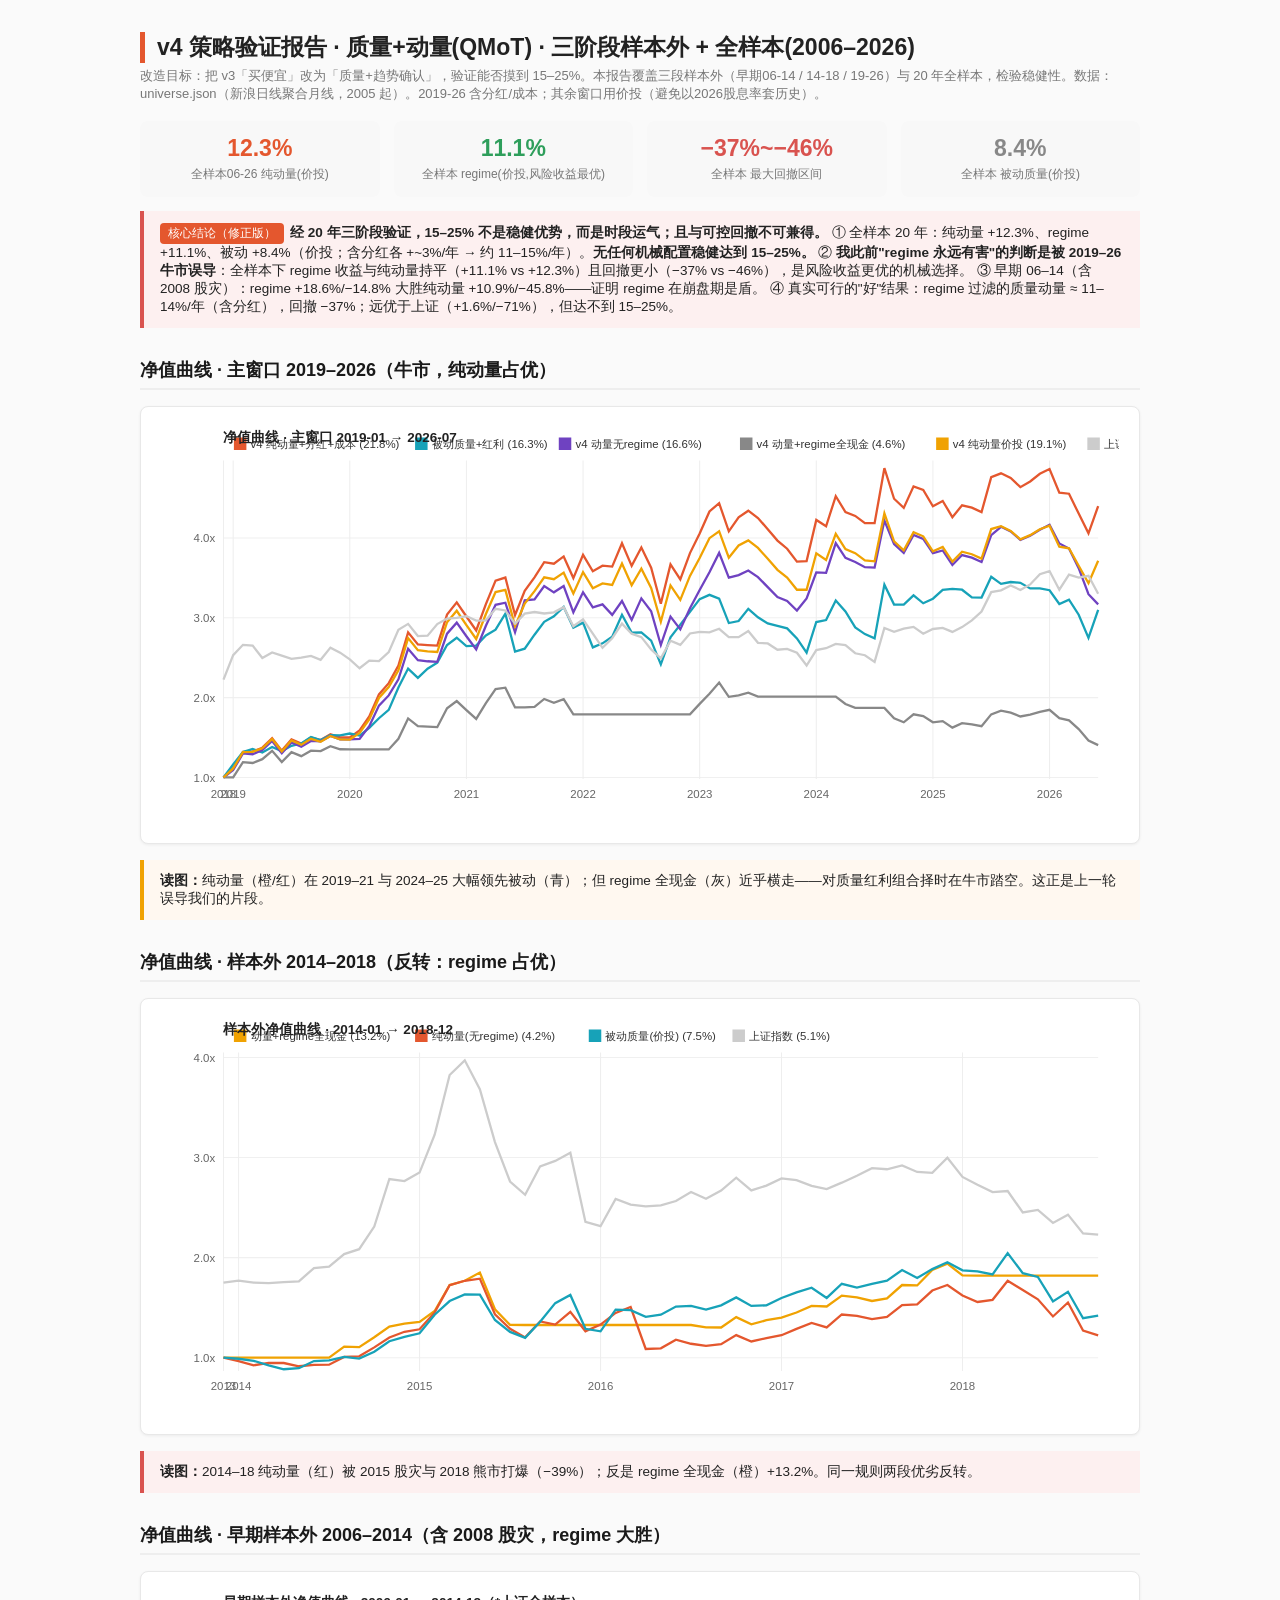
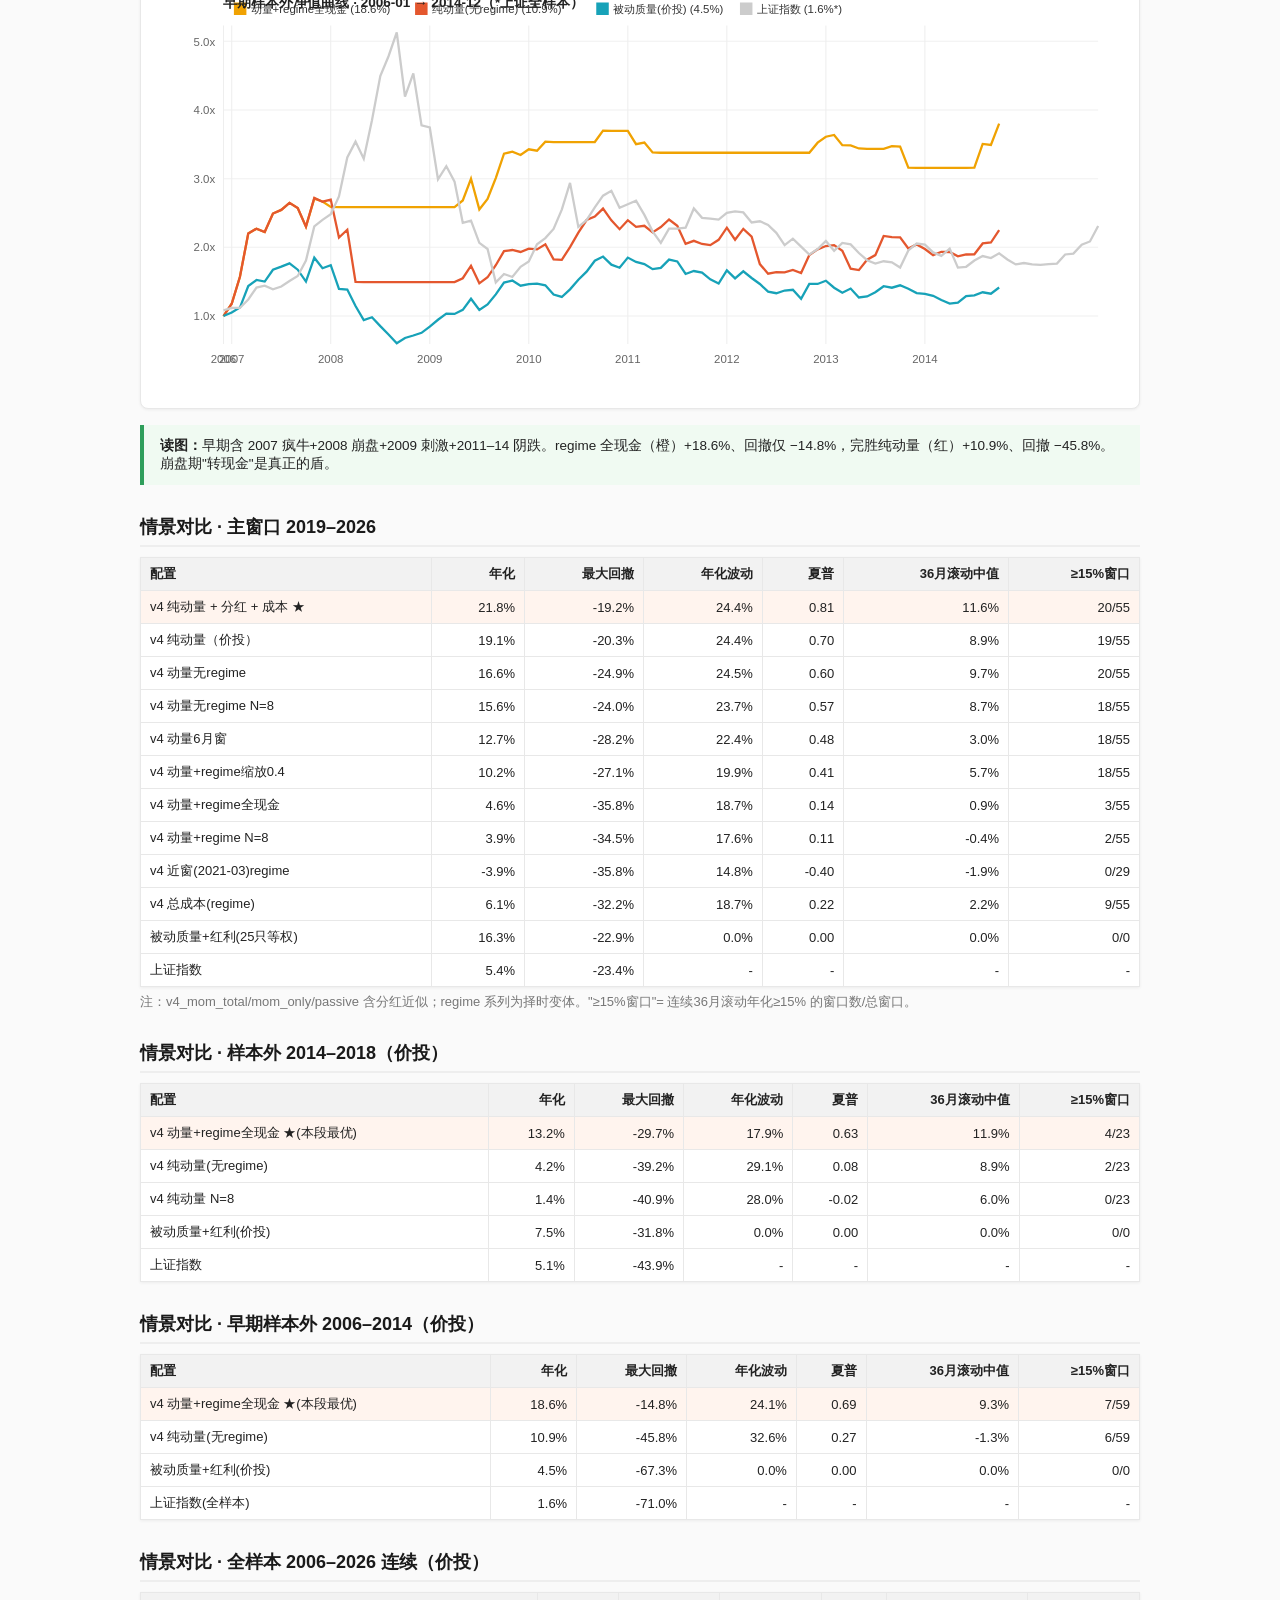
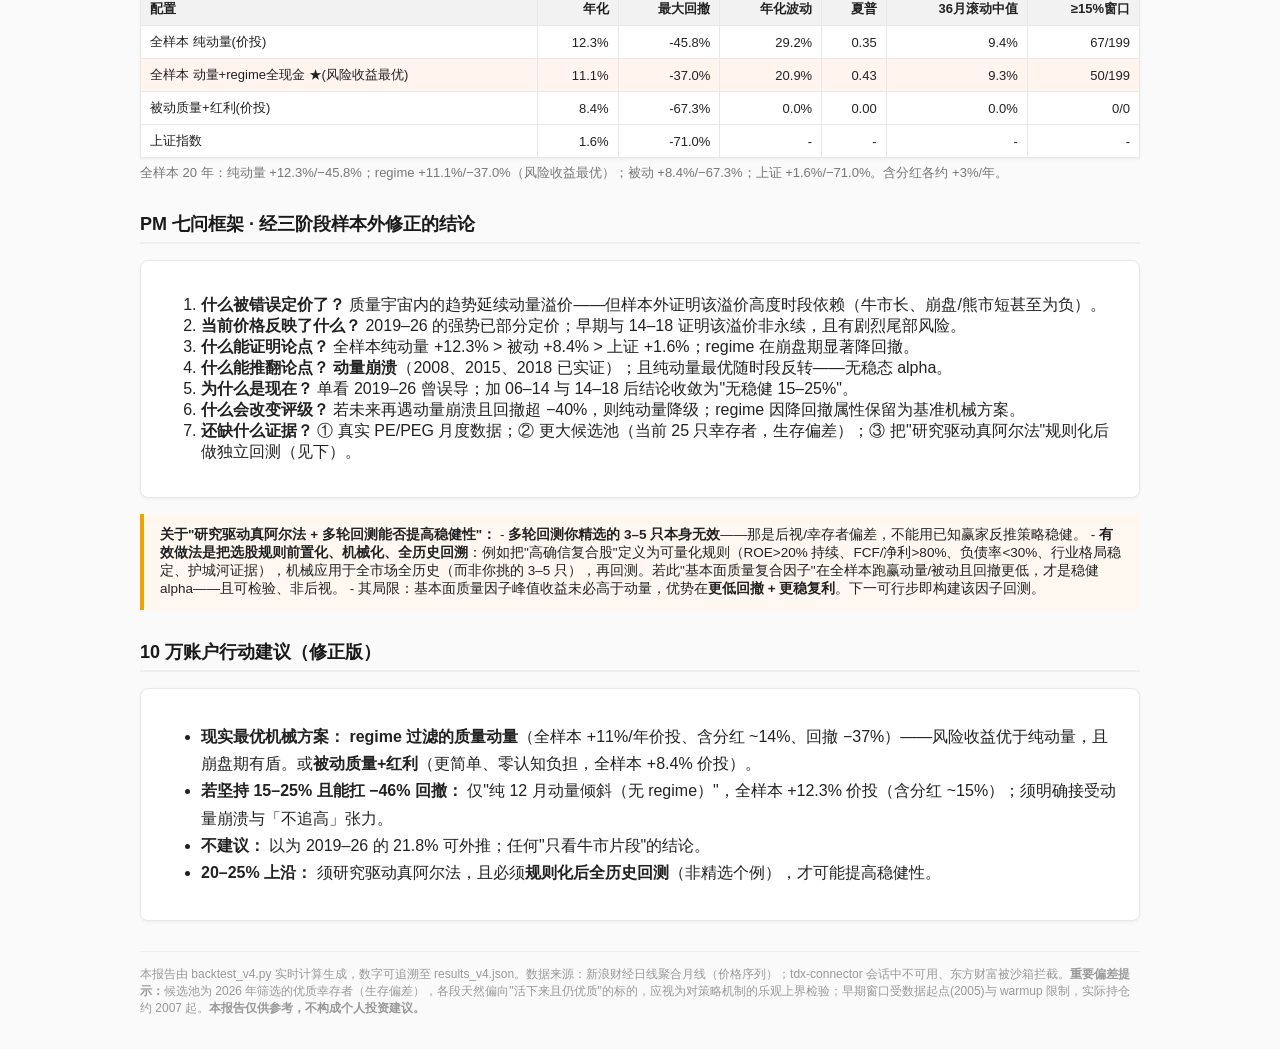
<file: report_v4.html>
<!DOCTYPE html><html lang="zh-CN"><head><meta charset="utf-8">
<title>v4 策略验证报告 · 质量+动量 · 三阶段样本外+全样本</title>
<style>
body{font-family:-apple-system,"Segoe UI",Helvetica,Arial,sans-serif;margin:0;background:#fafafa;color:#222;}
.wrap{max-width:1000px;margin:0 auto;padding:32px 24px;}
h1{font-size:23px;border-left:5px solid #e4572e;padding-left:12px;margin:0 0 4px;}
h2{font-size:18px;margin:30px 0 10px;color:#1a1a1a;border-bottom:2px solid #eee;padding-bottom:6px;}
.sub{color:#777;font-size:13px;margin-bottom:18px;}
table{border-collapse:collapse;width:100%;font-size:13px;background:#fff;box-shadow:0 1px 3px rgba(0,0,0,.06);}
th,td{border:1px solid #e8e8e8;padding:7px 9px;text-align:right;}
th{background:#f2f2f2;font-weight:600;} td:first-child,th:first-child{text-align:left;}
.box{background:#fff;border:1px solid #e8e8e8;border-radius:8px;padding:18px 20px;margin:16px 0;box-shadow:0 1px 3px rgba(0,0,0,.06);}
.kpi{display:flex;gap:14px;flex-wrap:wrap;margin:10px 0;}
.kpi .c{flex:1;min-width:150px;background:#f8f8f8;border-radius:8px;padding:14px;text-align:center;}
.kpi .c .v{font-size:23px;font-weight:700;} .kpi .c .l{font-size:12px;color:#777;margin-top:4px;}
.warn{background:#fff8f0;border-left:4px solid #f0a202;padding:12px 16px;margin:14px 0;font-size:13.5px;}
.good{background:#f0faf2;border-left:4px solid #2e9e5b;padding:12px 16px;margin:14px 0;font-size:13.5px;}
.bad{background:#fdf0f0;border-left:4px solid #d9534f;padding:12px 16px;margin:14px 0;font-size:13.5px;}
.tag{display:inline-block;background:#e4572e;color:#fff;border-radius:4px;padding:2px 8px;font-size:12px;margin-right:6px;}
ul{line-height:1.7;} .foot{color:#999;font-size:12px;margin-top:30px;border-top:1px solid #eee;padding-top:14px;}
</style></head><body><div class="wrap">

<h1>v4 策略验证报告 · 质量+动量(QMoT) · 三阶段样本外 + 全样本(2006–2026)</h1>
<div class="sub">改造目标：把 v3「买便宜」改为「质量+趋势确认」，验证能否摸到 15–25%。本报告覆盖三段样本外（早期06-14 / 14-18 / 19-26）与 20 年全样本，检验稳健性。数据：universe.json（新浪日线聚合月线，2005 起）。2019-26 含分红/成本；其余窗口用价投（避免以2026股息率套历史）。</div>

<div class="kpi">
<div class="c"><div class="v" style="color:#e4572e">12.3%</div><div class="l">全样本06-26 纯动量(价投)</div></div>
<div class="c"><div class="v" style="color:#2e9e5b">11.1%</div><div class="l">全样本 regime(价投,风险收益最优)</div></div>
<div class="c"><div class="v" style="color:#d9534f">−37%~−46%</div><div class="l">全样本 最大回撤区间</div></div>
<div class="c"><div class="v" style="color:#888">8.4%</div><div class="l">全样本 被动质量(价投)</div></div>
</div>

<div class="bad"><span class="tag">核心结论（修正版）</span><b>经 20 年三阶段验证，15–25% 不是稳健优势，而是时段运气；且与可控回撤不可兼得。</b>
① 全样本 20 年：纯动量 +12.3%、regime +11.1%、被动 +8.4%（价投；含分红各 +~3%/年 → 约 11–15%/年）。<b>无任何机械配置稳健达到 15–25%。</b>
② <b>我此前"regime 永远有害"的判断是被 2019–26 牛市误导</b>：全样本下 regime 收益与纯动量持平（+11.1% vs +12.3%）且回撤更小（−37% vs −46%），是风险收益更优的机械选择。
③ 早期 06–14（含 2008 股灾）：regime +18.6%/−14.8% 大胜纯动量 +10.9%/−45.8%——证明 regime 在崩盘期是盾。
④ 真实可行的"好"结果：regime 过滤的质量动量 ≈ 11–14%/年（含分红），回撤 −37%；远优于上证（+1.6%/−71%），但达不到 15–25%。</div>

<h2>净值曲线 · 主窗口 2019–2026（牛市，纯动量占优）</h2>
<div class="box"><svg viewBox="0 0 920 380" xmlns="http://www.w3.org/2000/svg" font-family="Helvetica,Arial,sans-serif"><rect width="920" height="380" fill="#fff"/><line x1="60" y1="338.5" x2="900" y2="338.5" stroke="#f0f0f0"/><text x="52.0" y="342.5" font-size="11" fill="#666" text-anchor="end">1.0x</text><line x1="60" y1="261.8" x2="900" y2="261.8" stroke="#f0f0f0"/><text x="52.0" y="265.8" font-size="11" fill="#666" text-anchor="end">2.0x</text><line x1="60" y1="185.2" x2="900" y2="185.2" stroke="#f0f0f0"/><text x="52.0" y="189.2" font-size="11" fill="#666" text-anchor="end">3.0x</text><line x1="60" y1="108.5" x2="900" y2="108.5" stroke="#f0f0f0"/><text x="52.0" y="112.5" font-size="11" fill="#666" text-anchor="end">4.0x</text><line x1="60.0" y1="34" x2="60.0" y2="340" stroke="#eee"/><text x="60.0" y="358.0" font-size="11" fill="#666" text-anchor="middle">2018</text><line x1="69.3" y1="34" x2="69.3" y2="340" stroke="#eee"/><text x="69.3" y="358.0" font-size="11" fill="#666" text-anchor="middle">2019</text><line x1="181.3" y1="34" x2="181.3" y2="340" stroke="#eee"/><text x="181.3" y="358.0" font-size="11" fill="#666" text-anchor="middle">2020</text><line x1="293.3" y1="34" x2="293.3" y2="340" stroke="#eee"/><text x="293.3" y="358.0" font-size="11" fill="#666" text-anchor="middle">2021</text><line x1="405.3" y1="34" x2="405.3" y2="340" stroke="#eee"/><text x="405.3" y="358.0" font-size="11" fill="#666" text-anchor="middle">2022</text><line x1="517.3" y1="34" x2="517.3" y2="340" stroke="#eee"/><text x="517.3" y="358.0" font-size="11" fill="#666" text-anchor="middle">2023</text><line x1="629.3" y1="34" x2="629.3" y2="340" stroke="#eee"/><text x="629.3" y="358.0" font-size="11" fill="#666" text-anchor="middle">2024</text><line x1="741.3" y1="34" x2="741.3" y2="340" stroke="#eee"/><text x="741.3" y="358.0" font-size="11" fill="#666" text-anchor="middle">2025</text><line x1="853.3" y1="34" x2="853.3" y2="340" stroke="#eee"/><text x="853.3" y="358.0" font-size="11" fill="#666" text-anchor="middle">2026</text><polyline points="60.0,338.5 69.3,329.7 78.7,314.0 88.0,313.5 97.3,309.9 106.7,300.8 116.0,312.7 125.3,301.9 134.7,306.0 144.0,300.0 153.3,302.6 162.7,296.9 172.0,299.9 181.3,300.0 190.7,293.3 200.0,279.9 209.3,258.7 218.7,247.9 228.0,231.1 237.3,199.1 246.7,210.7 256.0,211.4 265.3,211.9 274.7,182.1 284.0,170.3 293.3,183.9 302.7,197.3 312.0,172.0 321.3,149.4 330.7,146.5 340.0,182.5 349.3,159.3 358.7,146.3 368.0,131.8 377.3,133.2 386.7,126.2 396.0,147.0 405.3,124.7 414.7,140.5 424.0,135.1 433.3,136.0 442.7,113.6 452.0,135.3 461.3,117.6 470.7,137.1 480.0,171.6 489.3,133.9 498.7,148.3 508.0,123.0 517.3,104.1 526.7,83.0 536.0,75.1 545.3,102.1 554.7,88.6 564.0,82.3 573.3,89.3 582.7,100.1 592.0,111.0 601.3,118.8 610.7,131.2 620.0,130.7 629.3,91.2 638.7,97.3 648.0,68.3 657.3,83.6 666.7,87.3 676.0,94.2 685.3,94.3 694.7,41.5 704.0,70.8 713.3,79.6 722.7,58.9 732.0,62.3 741.3,78.0 750.7,72.9 760.0,88.5 769.3,77.1 778.7,79.4 788.0,83.6 797.3,50.1 806.7,46.4 816.0,50.9 825.3,59.7 834.7,54.2 844.0,46.8 853.3,42.3 862.7,65.0 872.0,66.0 881.3,85.1 890.7,104.0 900.0,77.9" fill="none" stroke="#e4572e" stroke-width="2.2"/><polyline points="60.0,338.5 69.3,326.0 78.7,314.1 88.0,311.1 97.3,314.5 106.7,309.2 116.0,313.2 125.3,308.1 134.7,305.8 144.0,299.7 153.3,302.6 162.7,297.9 172.0,298.0 181.3,296.3 190.7,298.3 200.0,290.9 209.3,281.6 218.7,273.6 228.0,252.1 237.3,233.9 246.7,242.9 256.0,234.1 265.3,228.2 274.7,211.3 284.0,204.3 293.3,212.3 302.7,211.8 312.0,202.1 321.3,196.5 330.7,181.2 340.0,217.6 349.3,214.8 358.7,201.4 368.0,189.0 377.3,183.7 386.7,174.7 396.0,194.7 405.3,189.8 414.7,213.6 424.0,209.7 433.3,203.3 442.7,182.3 452.0,199.4 461.3,199.1 470.7,207.1 480.0,229.9 489.3,203.9 498.7,191.7 508.0,179.5 517.3,167.2 526.7,163.1 536.0,166.8 545.3,190.2 554.7,188.3 564.0,176.5 573.3,184.7 582.7,190.5 592.0,192.9 601.3,195.3 610.7,204.9 620.0,218.6 629.3,189.2 638.7,187.3 648.0,168.6 657.3,179.1 666.7,194.4 676.0,200.8 685.3,204.9 694.7,153.3 704.0,172.5 713.3,172.5 722.7,163.6 732.0,171.2 741.3,166.8 750.7,158.4 760.0,157.3 769.3,158.2 778.7,165.6 788.0,165.7 797.3,145.7 806.7,152.6 816.0,150.8 825.3,151.5 834.7,156.9 844.0,156.8 853.3,158.7 862.7,171.9 872.0,167.7 881.3,182.2 890.7,204.4 900.0,177.5" fill="none" stroke="#17a2b8" stroke-width="2.2"/><polyline points="60.0,338.5 69.3,331.4 78.7,315.4 88.0,316.2 97.3,312.2 106.7,303.5 116.0,315.3 125.3,304.8 134.7,309.0 144.0,303.4 153.3,303.7 162.7,298.6 172.0,301.9 181.3,302.0 190.7,301.5 200.0,289.2 209.3,269.5 218.7,259.7 228.0,244.3 237.3,214.9 246.7,225.9 256.0,226.9 265.3,227.5 274.7,200.4 284.0,189.8 293.3,202.9 302.7,215.6 312.0,192.8 321.3,172.7 330.7,170.7 340.0,199.0 349.3,168.4 358.7,167.5 368.0,154.6 377.3,160.7 386.7,154.7 396.0,179.9 405.3,160.7 414.7,175.1 424.0,172.3 433.3,182.3 442.7,169.0 452.0,187.2 461.3,166.5 470.7,178.8 480.0,211.3 489.3,184.0 498.7,196.3 508.0,175.9 517.3,158.4 526.7,141.4 536.0,122.8 545.3,146.6 554.7,144.2 564.0,139.7 573.3,146.1 582.7,155.7 592.0,165.3 601.3,169.0 610.7,178.2 620.0,166.6 629.3,141.6 638.7,142.0 648.0,113.5 657.3,127.6 666.7,131.5 676.0,136.5 685.3,137.0 694.7,91.8 704.0,114.3 713.3,122.8 722.7,105.6 732.0,109.4 741.3,123.0 750.7,120.5 760.0,134.4 769.3,124.9 778.7,127.4 788.0,131.5 797.3,105.7 806.7,97.8 816.0,102.2 825.3,110.3 834.7,106.3 844.0,100.6 853.3,95.8 862.7,113.8 872.0,118.7 881.3,137.5 890.7,162.5 900.0,172.3" fill="none" stroke="#6f42c1" stroke-width="2.2"/><polyline points="60.0,338.5 69.3,338.5 78.7,323.8 88.0,324.6 97.3,320.9 106.7,312.9 116.0,323.7 125.3,314.2 134.7,318.0 144.0,312.8 153.3,313.1 162.7,308.4 172.0,311.4 181.3,311.6 190.7,311.6 200.0,311.6 209.3,311.6 218.7,311.6 228.0,301.3 237.3,281.8 246.7,289.1 256.0,289.7 265.3,290.2 274.7,272.1 284.0,265.1 293.3,273.8 302.7,282.3 312.0,267.1 321.3,253.7 330.7,252.3 340.0,271.2 349.3,271.2 358.7,270.7 368.0,263.1 377.3,266.7 386.7,263.2 396.0,277.9 405.3,277.9 414.7,277.9 424.0,277.9 433.3,277.9 442.7,277.9 452.0,277.9 461.3,277.9 470.7,277.9 480.0,277.9 489.3,277.9 498.7,277.9 508.0,277.9 517.3,267.8 526.7,258.1 536.0,247.4 545.3,261.0 554.7,259.7 564.0,257.1 573.3,260.8 582.7,260.8 592.0,260.8 601.3,260.8 610.7,260.8 620.0,260.8 629.3,260.8 638.7,260.8 648.0,260.8 657.3,267.9 666.7,271.7 676.0,271.7 685.3,271.7 694.7,271.7 704.0,281.7 713.3,285.5 722.7,277.8 732.0,279.5 741.3,285.5 750.7,284.4 760.0,290.6 769.3,286.4 778.7,287.5 788.0,289.3 797.3,277.9 806.7,274.4 816.0,276.3 825.3,279.9 834.7,278.2 844.0,275.6 853.3,273.5 862.7,281.5 872.0,283.6 881.3,292.0 890.7,303.1 900.0,307.4" fill="none" stroke="#888888" stroke-width="2.2"/><polyline points="60.0,338.5 69.3,329.8 78.7,314.2 88.0,313.9 97.3,310.4 106.7,301.5 116.0,313.5 125.3,302.9 134.7,307.1 144.0,301.4 153.3,304.2 162.7,298.7 172.0,302.0 181.3,302.1 190.7,295.8 200.0,282.7 209.3,262.1 218.7,251.7 228.0,235.6 237.3,204.7 246.7,216.3 256.0,217.3 265.3,218.0 274.7,189.4 284.0,178.4 293.3,192.1 302.7,205.5 312.0,181.5 321.3,160.4 330.7,158.3 340.0,193.1 349.3,171.5 358.7,159.6 368.0,146.3 377.3,148.1 386.7,141.8 396.0,161.9 405.3,141.3 414.7,156.7 424.0,152.1 433.3,153.6 442.7,133.0 452.0,153.9 461.3,138.0 470.7,156.4 480.0,188.9 489.3,154.1 498.7,167.9 508.0,144.9 517.3,127.8 526.7,108.7 536.0,102.0 545.3,127.5 554.7,115.7 564.0,110.8 573.3,118.0 582.7,128.5 592.0,139.1 601.3,146.5 610.7,158.2 620.0,158.2 629.3,123.2 638.7,129.7 648.0,104.6 657.3,119.1 666.7,123.1 676.0,130.0 685.3,130.9 694.7,84.9 704.0,111.8 713.3,120.4 722.7,103.0 732.0,106.9 741.3,121.3 750.7,117.2 760.0,131.2 769.3,121.7 778.7,124.1 788.0,128.3 797.3,99.9 806.7,97.2 816.0,101.7 825.3,109.8 834.7,105.8 844.0,100.1 853.3,96.7 862.7,116.8 872.0,118.4 881.3,135.2 890.7,152.0 900.0,130.3" fill="none" stroke="#f0a202" stroke-width="2.2"/><polyline points="60.0,244.5 69.3,221.0 78.7,211.1 88.0,211.9 97.3,223.8 106.7,218.5 116.0,221.5 125.3,224.6 134.7,223.3 144.0,221.8 153.3,225.5 162.7,213.8 172.0,218.6 181.3,225.0 190.7,233.6 200.0,226.3 209.3,226.8 218.7,218.1 228.0,196.6 237.3,191.0 246.7,202.7 256.0,202.3 265.3,191.2 274.7,185.9 284.0,185.2 293.3,183.5 302.7,187.9 312.0,187.6 321.3,176.5 330.7,178.1 340.0,190.9 349.3,181.2 358.7,179.6 368.0,181.0 377.3,179.9 386.7,174.9 396.0,193.2 405.3,186.6 414.7,200.4 424.0,214.0 433.3,204.8 442.7,190.8 452.0,200.4 461.3,203.7 470.7,215.5 480.0,224.1 489.3,207.1 498.7,211.2 508.0,200.2 517.3,198.6 526.7,199.1 536.0,195.7 545.3,203.6 554.7,203.7 564.0,197.9 573.3,209.2 582.7,209.8 592.0,215.8 601.3,215.1 610.7,218.7 620.0,231.0 629.3,216.1 638.7,214.4 648.0,210.2 657.3,211.4 666.7,219.2 676.0,221.1 685.3,227.5 694.7,194.9 704.0,198.6 713.3,195.5 722.7,193.9 732.0,200.5 741.3,195.9 750.7,194.9 760.0,198.7 769.3,194.1 778.7,187.7 788.0,179.2 797.3,160.5 806.7,158.8 816.0,154.1 825.3,158.4 834.7,153.1 844.0,143.3 853.3,140.3 862.7,158.2 872.0,143.7 881.3,146.5 890.7,144.8 900.0,162.1" fill="none" stroke="#cccccc" stroke-width="2.2"/><rect x="70" y="12" width="12" height="12" fill="#e4572e"/><text x="86" y="22" font-size="11" fill="#333">v4 纯动量+分红+成本 (21.8%)</text><rect x="244.0" y="12" width="12" height="12" fill="#17a2b8"/><text x="260.0" y="22" font-size="11" fill="#333">被动质量+红利 (16.3%)</text><rect x="382.0" y="12" width="12" height="12" fill="#6f42c1"/><text x="398.0" y="22" font-size="11" fill="#333">v4 动量无regime (16.6%)</text><rect x="556.0" y="12" width="12" height="12" fill="#888888"/><text x="572.0" y="22" font-size="11" fill="#333">v4 动量+regime全现金 (4.6%)</text><rect x="744.4" y="12" width="12" height="12" fill="#f0a202"/><text x="760.4" y="22" font-size="11" fill="#333">v4 纯动量价投 (19.1%)</text><rect x="889.5999999999999" y="12" width="12" height="12" fill="#cccccc"/><text x="905.5999999999999" y="22" font-size="11" fill="#333">上证指数 (4.6%)</text><text x="60" y="16" font-size="13" fill="#222" font-weight="bold">净值曲线 · 主窗口 2019-01 → 2026-07</text></svg></div>
<div class="warn"><b>读图：</b>纯动量（橙/红）在 2019–21 与 2024–25 大幅领先被动（青）；但 regime 全现金（灰）近乎横走——对质量红利组合择时在牛市踏空。这正是上一轮误导我们的片段。</div>

<h2>净值曲线 · 样本外 2014–2018（反转：regime 占优）</h2>
<div class="box"><svg viewBox="0 0 920 380" xmlns="http://www.w3.org/2000/svg" font-family="Helvetica,Arial,sans-serif"><rect width="920" height="380" fill="#fff"/><line x1="60" y1="327.2" x2="900" y2="327.2" stroke="#f0f0f0"/><text x="52.0" y="331.2" font-size="11" fill="#666" text-anchor="end">1.0x</text><line x1="60" y1="231.1" x2="900" y2="231.1" stroke="#f0f0f0"/><text x="52.0" y="235.1" font-size="11" fill="#666" text-anchor="end">2.0x</text><line x1="60" y1="135.0" x2="900" y2="135.0" stroke="#f0f0f0"/><text x="52.0" y="139.0" font-size="11" fill="#666" text-anchor="end">3.0x</text><line x1="60" y1="38.9" x2="900" y2="38.9" stroke="#f0f0f0"/><text x="52.0" y="42.9" font-size="11" fill="#666" text-anchor="end">4.0x</text><line x1="60.0" y1="34" x2="60.0" y2="340" stroke="#eee"/><text x="60.0" y="358.0" font-size="11" fill="#666" text-anchor="middle">2013</text><line x1="74.5" y1="34" x2="74.5" y2="340" stroke="#eee"/><text x="74.5" y="358.0" font-size="11" fill="#666" text-anchor="middle">2014</text><line x1="248.3" y1="34" x2="248.3" y2="340" stroke="#eee"/><text x="248.3" y="358.0" font-size="11" fill="#666" text-anchor="middle">2015</text><line x1="422.1" y1="34" x2="422.1" y2="340" stroke="#eee"/><text x="422.1" y="358.0" font-size="11" fill="#666" text-anchor="middle">2016</text><line x1="595.9" y1="34" x2="595.9" y2="340" stroke="#eee"/><text x="595.9" y="358.0" font-size="11" fill="#666" text-anchor="middle">2017</text><line x1="769.7" y1="34" x2="769.7" y2="340" stroke="#eee"/><text x="769.7" y="358.0" font-size="11" fill="#666" text-anchor="middle">2018</text><polyline points="60.0,327.2 74.5,327.2 89.0,327.2 103.4,327.2 117.9,327.2 132.4,327.2 146.9,327.2 161.4,327.1 175.9,316.6 190.3,317.0 204.8,307.6 219.3,297.3 233.8,294.5 248.3,292.8 262.8,282.3 277.2,257.4 291.7,253.3 306.2,245.4 320.7,280.7 335.2,295.7 349.7,295.8 364.1,295.8 378.6,295.8 393.1,295.8 407.6,295.8 422.1,295.8 436.6,295.8 451.0,295.8 465.5,295.8 480.0,295.8 494.5,295.8 509.0,295.8 523.4,298.0 537.9,298.2 552.4,288.2 566.9,295.2 581.4,291.2 595.9,288.7 610.3,283.8 624.8,277.4 639.3,278.0 653.8,267.6 668.3,269.2 682.8,272.7 697.2,270.3 711.7,257.4 726.2,257.8 740.7,242.9 755.2,236.9 769.7,248.2 784.1,248.4 798.6,248.4 813.1,248.4 827.6,248.4 842.1,248.4 856.6,248.4 871.0,248.4 885.5,248.4 900.0,248.4" fill="none" stroke="#f0a202" stroke-width="2.2"/><polyline points="60.0,327.2 74.5,330.4 89.0,334.5 103.4,332.2 117.9,332.3 132.4,335.4 146.9,334.1 161.4,333.9 175.9,326.5 190.3,325.9 204.8,317.3 219.3,307.8 233.8,302.3 248.3,299.9 262.8,283.7 277.2,257.6 291.7,253.3 306.2,251.3 320.7,285.5 335.2,299.5 349.7,307.7 364.1,292.4 378.6,295.4 393.1,283.2 407.6,301.8 422.1,295.4 436.6,284.2 451.0,278.5 465.5,318.8 480.0,318.2 494.5,309.9 509.0,313.8 523.4,315.9 537.9,314.2 552.4,305.5 566.9,311.6 581.4,308.4 595.9,305.6 610.3,299.5 624.8,293.8 639.3,298.1 653.8,285.7 668.3,287.1 682.8,290.2 697.2,288.1 711.7,276.6 726.2,276.0 740.7,262.7 755.2,257.4 769.7,267.5 784.1,273.7 798.6,271.6 813.1,253.3 827.6,262.2 842.1,271.1 856.6,287.6 871.0,274.2 885.5,301.2 900.0,305.8" fill="none" stroke="#e4572e" stroke-width="2.2"/><polyline points="60.0,327.2 74.5,328.2 89.0,330.2 103.4,334.5 117.9,338.3 132.4,337.3 146.9,330.4 161.4,329.7 175.9,326.5 190.3,328.0 204.8,321.4 219.3,311.4 233.8,307.1 248.3,303.8 262.8,285.9 277.2,272.8 291.7,266.5 306.2,266.7 320.7,291.0 335.2,302.4 349.7,308.1 364.1,292.6 378.6,274.8 393.1,266.9 407.6,299.4 422.1,301.9 436.6,281.0 451.0,281.6 465.5,287.9 480.0,285.9 494.5,278.1 509.0,277.5 523.4,280.9 537.9,276.9 552.4,269.3 566.9,277.5 581.4,276.9 595.9,269.9 610.3,264.4 624.8,260.0 639.3,269.8 653.8,256.2 668.3,259.9 682.8,256.4 697.2,253.2 711.7,243.0 726.2,250.7 740.7,242.1 755.2,235.5 769.7,243.3 784.1,244.2 798.6,247.2 813.1,226.8 827.6,246.0 842.1,249.7 856.6,273.1 871.0,263.9 885.5,289.3 900.0,286.8" fill="none" stroke="#17a2b8" stroke-width="2.2"/><polyline points="60.0,255.1 74.5,253.1 89.0,255.0 103.4,255.6 117.9,254.6 132.4,253.8 146.9,241.1 161.4,239.8 175.9,227.7 190.3,223.0 204.8,201.3 219.3,155.6 233.8,157.6 248.3,149.4 262.8,113.1 277.2,55.7 291.7,41.6 306.2,69.3 320.7,120.1 335.2,158.0 349.7,170.7 364.1,143.4 378.6,138.2 393.1,130.4 407.6,196.8 422.1,200.9 436.6,174.7 451.0,180.1 465.5,181.9 480.0,180.9 494.5,176.7 509.0,168.0 523.4,174.6 537.9,166.7 552.4,154.3 566.9,166.5 581.4,161.9 595.9,155.0 610.3,156.6 624.8,162.2 639.3,165.3 653.8,159.1 668.3,152.4 682.8,145.2 697.2,146.2 711.7,142.5 726.2,148.8 740.7,149.6 755.2,135.2 769.7,153.6 784.1,161.1 798.6,168.2 813.1,167.1 827.6,187.7 842.1,185.3 856.6,197.8 871.0,189.8 885.5,207.9 900.0,209.1" fill="none" stroke="#cccccc" stroke-width="2.2"/><rect x="70" y="12" width="12" height="12" fill="#f0a202"/><text x="86" y="22" font-size="11" fill="#333">动量+regime全现金 (13.2%)</text><rect x="244.0" y="12" width="12" height="12" fill="#e4572e"/><text x="260.0" y="22" font-size="11" fill="#333">纯动量(无regime) (4.2%)</text><rect x="410.8" y="12" width="12" height="12" fill="#17a2b8"/><text x="426.8" y="22" font-size="11" fill="#333">被动质量(价投) (7.5%)</text><rect x="548.8" y="12" width="12" height="12" fill="#cccccc"/><text x="564.8" y="22" font-size="11" fill="#333">上证指数 (5.1%)</text><text x="60" y="16" font-size="13" fill="#222" font-weight="bold">样本外净值曲线 · 2014-01 → 2018-12</text></svg></div>
<div class="bad"><b>读图：</b>2014–18 纯动量（红）被 2015 股灾与 2018 熊市打爆（−39%）；反是 regime 全现金（橙）+13.2%。同一规则两段优劣反转。</div>

<h2>净值曲线 · 早期样本外 2006–2014（含 2008 股灾，regime 大胜）</h2>
<div class="box"><svg viewBox="0 0 920 380" xmlns="http://www.w3.org/2000/svg" font-family="Helvetica,Arial,sans-serif"><rect width="920" height="380" fill="#fff"/><line x1="60" y1="313.1" x2="900" y2="313.1" stroke="#f0f0f0"/><text x="52.0" y="317.1" font-size="11" fill="#666" text-anchor="end">1.0x</text><line x1="60" y1="247.1" x2="900" y2="247.1" stroke="#f0f0f0"/><text x="52.0" y="251.1" font-size="11" fill="#666" text-anchor="end">2.0x</text><line x1="60" y1="181.2" x2="900" y2="181.2" stroke="#f0f0f0"/><text x="52.0" y="185.2" font-size="11" fill="#666" text-anchor="end">3.0x</text><line x1="60" y1="115.2" x2="900" y2="115.2" stroke="#f0f0f0"/><text x="52.0" y="119.2" font-size="11" fill="#666" text-anchor="end">4.0x</text><line x1="60" y1="49.3" x2="900" y2="49.3" stroke="#f0f0f0"/><text x="52.0" y="53.3" font-size="11" fill="#666" text-anchor="end">5.0x</text><line x1="60.0" y1="34" x2="60.0" y2="340" stroke="#eee"/><text x="60.0" y="358.0" font-size="11" fill="#666" text-anchor="middle">2006</text><line x1="67.9" y1="34" x2="67.9" y2="340" stroke="#eee"/><text x="67.9" y="358.0" font-size="11" fill="#666" text-anchor="middle">2007</text><line x1="163.0" y1="34" x2="163.0" y2="340" stroke="#eee"/><text x="163.0" y="358.0" font-size="11" fill="#666" text-anchor="middle">2008</text><line x1="258.1" y1="34" x2="258.1" y2="340" stroke="#eee"/><text x="258.1" y="358.0" font-size="11" fill="#666" text-anchor="middle">2009</text><line x1="353.2" y1="34" x2="353.2" y2="340" stroke="#eee"/><text x="353.2" y="358.0" font-size="11" fill="#666" text-anchor="middle">2010</text><line x1="448.3" y1="34" x2="448.3" y2="340" stroke="#eee"/><text x="448.3" y="358.0" font-size="11" fill="#666" text-anchor="middle">2011</text><line x1="543.4" y1="34" x2="543.4" y2="340" stroke="#eee"/><text x="543.4" y="358.0" font-size="11" fill="#666" text-anchor="middle">2012</text><line x1="638.5" y1="34" x2="638.5" y2="340" stroke="#eee"/><text x="638.5" y="358.0" font-size="11" fill="#666" text-anchor="middle">2013</text><line x1="733.6" y1="34" x2="733.6" y2="340" stroke="#eee"/><text x="733.6" y="358.0" font-size="11" fill="#666" text-anchor="middle">2014</text><polyline points="60.0,313.1 67.9,301.3 75.8,275.4 83.8,233.9 91.7,229.2 99.6,232.4 107.5,214.7 115.5,211.2 123.4,204.4 131.3,209.4 139.2,227.3 147.2,200.3 155.1,203.1 163.0,208.3 170.9,208.5 178.9,208.5 186.8,208.5 194.7,208.5 202.6,208.5 210.6,208.5 218.5,208.5 226.4,208.5 234.3,208.5 242.3,208.5 250.2,208.5 258.1,208.5 266.0,208.5 274.0,208.5 281.9,208.5 289.8,202.1 297.7,181.3 305.7,210.7 313.6,200.6 321.5,180.6 329.4,157.2 337.4,155.3 345.3,158.5 353.2,153.0 361.1,154.3 369.1,145.7 377.0,146.0 384.9,146.0 392.8,146.0 400.8,146.0 408.7,146.0 416.6,146.0 424.5,135.0 432.5,135.2 440.4,135.2 448.3,135.2 456.2,148.1 464.2,146.5 472.1,156.0 480.0,156.3 487.9,156.3 495.8,156.3 503.8,156.3 511.7,156.3 519.6,156.3 527.5,156.3 535.5,156.3 543.4,156.3 551.3,156.3 559.2,156.3 567.2,156.3 575.1,156.3 583.0,156.3 590.9,156.3 598.9,156.3 606.8,156.3 614.7,156.3 622.6,156.3 630.6,146.6 638.5,140.9 646.4,139.2 654.3,149.0 662.3,149.3 670.2,152.2 678.1,152.5 686.0,152.5 694.0,152.5 701.9,150.0 709.8,150.3 717.7,170.6 725.7,170.9 733.6,170.9 741.5,170.9 749.4,170.9 757.4,170.9 765.3,170.9 773.2,170.9 781.1,170.6 789.1,147.8 797.0,148.8 804.9,128.4" fill="none" stroke="#f0a202" stroke-width="2.2"/><polyline points="60.0,313.1 67.9,301.3 75.8,275.4 83.8,233.9 91.7,229.2 99.6,232.4 107.5,214.7 115.5,211.2 123.4,204.4 131.3,209.4 139.2,227.3 147.2,199.6 155.1,203.3 163.0,201.3 170.9,237.7 178.9,230.2 186.8,280.4 194.7,280.5 202.6,280.5 210.6,280.5 218.5,280.5 226.4,280.5 234.3,280.5 242.3,280.5 250.2,280.5 258.1,280.5 266.0,280.5 274.0,280.5 281.9,280.5 289.8,276.8 297.7,264.8 305.7,281.7 313.6,275.9 321.5,264.3 329.4,250.8 337.4,249.7 345.3,251.6 353.2,248.4 361.1,249.1 369.1,244.2 377.0,258.7 384.9,259.1 392.8,246.9 400.8,233.0 408.7,220.9 416.6,217.6 424.5,209.9 432.5,221.2 440.4,229.7 448.3,221.1 456.2,227.4 464.2,226.4 472.1,232.8 480.0,227.6 487.9,220.4 495.8,226.4 503.8,243.8 511.7,240.9 519.6,243.9 527.5,245.0 535.5,239.9 543.4,228.3 551.3,239.8 559.2,229.4 567.2,236.8 575.1,263.2 583.0,272.4 590.9,270.9 598.9,271.2 606.8,268.8 614.7,271.8 622.6,254.6 630.6,249.1 638.5,245.9 646.4,245.0 654.3,250.5 662.3,267.6 670.2,269.0 678.1,259.0 686.0,254.6 694.0,236.2 701.9,237.3 709.8,237.6 717.7,248.2 725.7,244.3 733.6,248.8 741.5,254.6 749.4,251.4 757.4,251.6 765.3,255.8 773.2,254.0 781.1,253.8 789.1,243.4 797.0,242.5 804.9,230.5" fill="none" stroke="#e4572e" stroke-width="2.2"/><polyline points="60.0,313.1 67.9,309.8 75.8,305.0 83.8,284.3 91.7,278.5 99.6,280.0 107.5,268.7 115.5,265.7 123.4,262.5 131.3,268.6 139.2,280.0 147.2,257.1 155.1,267.2 163.0,264.3 170.9,287.0 178.9,287.7 186.8,303.5 194.7,317.0 202.6,314.3 210.6,322.8 218.5,330.8 226.4,339.2 234.3,334.2 242.3,331.8 250.2,329.2 258.1,323.2 266.0,316.7 274.0,310.8 281.9,311.1 289.8,307.2 297.7,296.5 305.7,307.3 313.6,302.0 321.5,292.3 329.4,281.0 337.4,279.0 345.3,284.0 353.2,282.5 361.1,282.0 369.1,283.6 377.0,292.4 384.9,294.8 392.8,287.5 400.8,278.3 408.7,270.5 416.6,260.0 424.5,256.0 432.5,263.8 440.4,266.7 448.3,257.0 456.2,261.2 464.2,263.2 472.1,268.1 480.0,266.9 487.9,258.9 495.8,260.7 503.8,272.7 511.7,269.9 519.6,271.4 527.5,277.8 535.5,281.9 543.4,269.2 551.3,276.9 559.2,270.2 567.2,276.6 575.1,282.3 583.0,289.7 590.9,291.2 598.9,288.6 606.8,287.9 614.7,296.5 622.6,282.3 630.6,282.3 638.5,279.2 646.4,285.9 654.3,290.7 662.3,286.7 670.2,295.3 678.1,294.3 686.0,290.3 694.0,284.5 701.9,285.9 709.8,283.6 717.7,286.9 725.7,291.0 733.6,291.9 741.5,293.7 749.4,297.7 757.4,301.1 765.3,300.2 773.2,293.9 781.1,293.2 789.1,290.3 797.0,291.7 804.9,285.7" fill="none" stroke="#17a2b8" stroke-width="2.2"/><polyline points="60.0,307.6 67.9,305.2 75.8,305.3 83.8,297.2 91.7,285.8 99.6,284.0 107.5,287.4 115.5,284.8 123.4,279.5 131.3,274.6 139.2,259.8 147.2,227.0 155.1,220.7 163.0,215.4 170.9,198.2 178.9,160.8 186.8,145.6 194.7,162.0 202.6,125.0 210.6,82.6 218.5,63.6 226.4,40.8 234.3,102.3 242.3,80.1 250.2,130.0 258.1,132.0 266.0,181.8 274.0,169.2 281.9,184.0 289.8,223.6 297.7,221.4 305.7,242.8 313.6,248.7 321.5,280.8 329.4,272.7 337.4,275.6 345.3,265.9 353.2,260.7 361.1,244.2 369.1,238.3 377.0,229.5 384.9,210.9 392.8,185.2 400.8,227.5 408.7,221.1 416.6,208.8 424.5,197.5 432.5,192.9 440.4,209.2 448.3,205.7 456.2,202.4 464.2,216.0 472.1,231.8 480.0,242.8 487.9,229.2 495.8,229.1 503.8,228.2 511.7,209.8 519.6,218.8 527.5,219.5 535.5,220.5 543.4,214.0 551.3,212.7 559.2,213.6 567.2,223.2 575.1,222.1 583.0,225.6 590.9,233.2 598.9,245.0 606.8,238.8 614.7,246.5 622.6,254.1 630.6,248.8 638.5,241.1 646.4,250.5 654.3,242.9 662.3,244.3 670.2,252.6 678.1,259.5 686.0,262.7 694.0,260.5 701.9,261.5 709.8,266.5 717.7,250.1 725.7,243.5 733.6,244.6 741.5,252.0 749.4,255.3 757.4,248.3 765.3,266.6 773.2,265.8 781.1,259.8 789.1,255.5 797.0,257.4 804.9,252.9 812.8,258.8 820.8,263.5 828.7,262.2 836.6,263.5 844.5,263.9 852.5,263.2 860.4,262.7 868.3,254.0 876.2,253.1 884.2,244.7 892.1,241.5 900.0,226.6" fill="none" stroke="#cccccc" stroke-width="2.2"/><rect x="70" y="12" width="12" height="12" fill="#f0a202"/><text x="86" y="22" font-size="11" fill="#333">动量+regime全现金 (18.6%)</text><rect x="244.0" y="12" width="12" height="12" fill="#e4572e"/><text x="260.0" y="22" font-size="11" fill="#333">纯动量(无regime) (10.9%)</text><rect x="418.0" y="12" width="12" height="12" fill="#17a2b8"/><text x="434.0" y="22" font-size="11" fill="#333">被动质量(价投) (4.5%)</text><rect x="556.0" y="12" width="12" height="12" fill="#cccccc"/><text x="572.0" y="22" font-size="11" fill="#333">上证指数 (1.6%*)</text><text x="60" y="16" font-size="13" fill="#222" font-weight="bold">早期样本外净值曲线 · 2006-01 → 2014-12（*上证全样本）</text></svg></div>
<div class="good"><b>读图：</b>早期含 2007 疯牛+2008 崩盘+2009 刺激+2011–14 阴跌。regime 全现金（橙）+18.6%、回撤仅 −14.8%，完胜纯动量（红）+10.9%、回撤 −45.8%。崩盘期"转现金"是真正的盾。</div>

<h2>情景对比 · 主窗口 2019–2026</h2><table><thead><tr><th>配置</th><th>年化</th><th>最大回撤</th><th>年化波动</th><th>夏普</th><th>36月滚动中值</th><th>≥15%窗口</th></tr></thead><tbody><tr style="background:#fff4ee;"><td>v4 纯动量 + 分红 + 成本 ★</td><td>21.8%</td><td>-19.2%</td><td>24.4%</td><td>0.81</td><td>11.6%</td><td>20/55</td></tr><tr><td>v4 纯动量（价投）</td><td>19.1%</td><td>-20.3%</td><td>24.4%</td><td>0.70</td><td>8.9%</td><td>19/55</td></tr><tr><td>v4 动量无regime</td><td>16.6%</td><td>-24.9%</td><td>24.5%</td><td>0.60</td><td>9.7%</td><td>20/55</td></tr><tr><td>v4 动量无regime N=8</td><td>15.6%</td><td>-24.0%</td><td>23.7%</td><td>0.57</td><td>8.7%</td><td>18/55</td></tr><tr><td>v4 动量6月窗</td><td>12.7%</td><td>-28.2%</td><td>22.4%</td><td>0.48</td><td>3.0%</td><td>18/55</td></tr><tr><td>v4 动量+regime缩放0.4</td><td>10.2%</td><td>-27.1%</td><td>19.9%</td><td>0.41</td><td>5.7%</td><td>18/55</td></tr><tr><td>v4 动量+regime全现金</td><td>4.6%</td><td>-35.8%</td><td>18.7%</td><td>0.14</td><td>0.9%</td><td>3/55</td></tr><tr><td>v4 动量+regime N=8</td><td>3.9%</td><td>-34.5%</td><td>17.6%</td><td>0.11</td><td>-0.4%</td><td>2/55</td></tr><tr><td>v4 近窗(2021-03)regime</td><td>-3.9%</td><td>-35.8%</td><td>14.8%</td><td>-0.40</td><td>-1.9%</td><td>0/29</td></tr><tr><td>v4 总成本(regime)</td><td>6.1%</td><td>-32.2%</td><td>18.7%</td><td>0.22</td><td>2.2%</td><td>9/55</td></tr><tr><td>被动质量+红利(25只等权)</td><td>16.3%</td><td>-22.9%</td><td>0.0%</td><td>0.00</td><td>0.0%</td><td>0/0</td></tr><tr><td>上证指数</td><td>5.4%</td><td>-23.4%</td><td>-</td><td>-</td><td>-</td><td>-</td></tr></tbody></table>
<div class="sub" style="margin-top:6px">注：v4_mom_total/mom_only/passive 含分红近似；regime 系列为择时变体。"≥15%窗口"= 连续36月滚动年化≥15% 的窗口数/总窗口。</div>

<h2>情景对比 · 样本外 2014–2018（价投）</h2><table><thead><tr><th>配置</th><th>年化</th><th>最大回撤</th><th>年化波动</th><th>夏普</th><th>36月滚动中值</th><th>≥15%窗口</th></tr></thead><tbody><tr style="background:#fff4ee;"><td>v4 动量+regime全现金 ★(本段最优)</td><td>13.2%</td><td>-29.7%</td><td>17.9%</td><td>0.63</td><td>11.9%</td><td>4/23</td></tr><tr><td>v4 纯动量(无regime)</td><td>4.2%</td><td>-39.2%</td><td>29.1%</td><td>0.08</td><td>8.9%</td><td>2/23</td></tr><tr><td>v4 纯动量 N=8</td><td>1.4%</td><td>-40.9%</td><td>28.0%</td><td>-0.02</td><td>6.0%</td><td>0/23</td></tr><tr><td>被动质量+红利(价投)</td><td>7.5%</td><td>-31.8%</td><td>0.0%</td><td>0.00</td><td>0.0%</td><td>0/0</td></tr><tr><td>上证指数</td><td>5.1%</td><td>-43.9%</td><td>-</td><td>-</td><td>-</td><td>-</td></tr></tbody></table>

<h2>情景对比 · 早期样本外 2006–2014（价投）</h2><table><thead><tr><th>配置</th><th>年化</th><th>最大回撤</th><th>年化波动</th><th>夏普</th><th>36月滚动中值</th><th>≥15%窗口</th></tr></thead><tbody><tr style="background:#fff4ee;"><td>v4 动量+regime全现金 ★(本段最优)</td><td>18.6%</td><td>-14.8%</td><td>24.1%</td><td>0.69</td><td>9.3%</td><td>7/59</td></tr><tr><td>v4 纯动量(无regime)</td><td>10.9%</td><td>-45.8%</td><td>32.6%</td><td>0.27</td><td>-1.3%</td><td>6/59</td></tr><tr><td>被动质量+红利(价投)</td><td>4.5%</td><td>-67.3%</td><td>0.0%</td><td>0.00</td><td>0.0%</td><td>0/0</td></tr><tr><td>上证指数(全样本)</td><td>1.6%</td><td>-71.0%</td><td>-</td><td>-</td><td>-</td><td>-</td></tr></tbody></table>

<h2>情景对比 · 全样本 2006–2026 连续（价投）</h2><table><thead><tr><th>配置</th><th>年化</th><th>最大回撤</th><th>年化波动</th><th>夏普</th><th>36月滚动中值</th><th>≥15%窗口</th></tr></thead><tbody><tr><td>全样本 纯动量(价投)</td><td>12.3%</td><td>-45.8%</td><td>29.2%</td><td>0.35</td><td>9.4%</td><td>67/199</td></tr><tr style="background:#fff4ee;"><td>全样本 动量+regime全现金 ★(风险收益最优)</td><td>11.1%</td><td>-37.0%</td><td>20.9%</td><td>0.43</td><td>9.3%</td><td>50/199</td></tr><tr><td>被动质量+红利(价投)</td><td>8.4%</td><td>-67.3%</td><td>0.0%</td><td>0.00</td><td>0.0%</td><td>0/0</td></tr><tr><td>上证指数</td><td>1.6%</td><td>-71.0%</td><td>-</td><td>-</td><td>-</td><td>-</td></tr></tbody></table>
<div class="sub" style="margin-top:6px">全样本 20 年：纯动量 +12.3%/−45.8%；regime +11.1%/−37.0%（风险收益最优）；被动 +8.4%/−67.3%；上证 +1.6%/−71.0%。含分红各约 +3%/年。</div>

<h2>PM 七问框架 · 经三阶段样本外修正的结论</h2>
<div class="box"><ol>
<li><b>什么被错误定价了？</b> 质量宇宙内的趋势延续动量溢价——但样本外证明该溢价高度时段依赖（牛市长、崩盘/熊市短甚至为负）。</li>
<li><b>当前价格反映了什么？</b> 2019–26 的强势已部分定价；早期与 14–18 证明该溢价非永续，且有剧烈尾部风险。</li>
<li><b>什么能证明论点？</b> 全样本纯动量 +12.3% > 被动 +8.4% > 上证 +1.6%；regime 在崩盘期显著降回撤。</li>
<li><b>什么能推翻论点？</b> <b>动量崩溃</b>（2008、2015、2018 已实证）；且纯动量最优随时段反转——无稳态 alpha。</li>
<li><b>为什么是现在？</b> 单看 2019–26 曾误导；加 06–14 与 14–18 后结论收敛为"无稳健 15–25%"。</li>
<li><b>什么会改变评级？</b> 若未来再遇动量崩溃且回撤超 −40%，则纯动量降级；regime 因降回撤属性保留为基准机械方案。</li>
<li><b>还缺什么证据？</b> ① 真实 PE/PEG 月度数据；② 更大候选池（当前 25 只幸存者，生存偏差）；③ 把"研究驱动真阿尔法"规则化后做独立回测（见下）。</li>
</ol></div>

<div class="warn"><b>关于"研究驱动真阿尔法 + 多轮回测能否提高稳健性"：</b>
- <b>多轮回测你精选的 3–5 只本身无效</b>——那是后视/幸存者偏差，不能用已知赢家反推策略稳健。
- <b>有效做法是把选股规则前置化、机械化、全历史回溯</b>：例如把"高确信复合股"定义为可量化规则（ROE>20% 持续、FCF/净利>80%、负债率<30%、行业格局稳定、护城河证据），机械应用于全市场全历史（而非你挑的 3–5 只），再回测。若此"基本面质量复合因子"在全样本跑赢动量/被动且回撤更低，才是稳健 alpha——且可检验、非后视。
- 其局限：基本面质量因子峰值收益未必高于动量，优势在<b>更低回撤 + 更稳复利</b>。下一可行步即构建该因子回测。</div>

<h2>10 万账户行动建议（修正版）</h2>
<div class="box"><ul>
<li><b>现实最优机械方案：</b> <b>regime 过滤的质量动量</b>（全样本 +11%/年价投、含分红 ~14%、回撤 −37%）——风险收益优于纯动量，且崩盘期有盾。或<b>被动质量+红利</b>（更简单、零认知负担，全样本 +8.4% 价投）。</li>
<li><b>若坚持 15–25% 且能扛 −46% 回撤：</b> 仅"纯 12 月动量倾斜（无 regime）"，全样本 +12.3% 价投（含分红 ~15%）；须明确接受动量崩溃与「不追高」张力。</li>
<li><b>不建议：</b> 以为 2019–26 的 21.8% 可外推；任何"只看牛市片段"的结论。</li>
<li><b>20–25% 上沿：</b> 须研究驱动真阿尔法，且必须<b>规则化后全历史回测</b>（非精选个例），才可能提高稳健性。</li>
</ul></div>

<div class="foot">本报告由 backtest_v4.py 实时计算生成，数字可追溯至 results_v4.json。数据来源：新浪财经日线聚合月线（价格序列）；tdx-connector 会话中不可用、东方财富被沙箱拦截。<b>重要偏差提示：</b>候选池为 2026 年筛选的优质幸存者（生存偏差），各段天然偏向"活下来且仍优质"的标的，应视为对策略机制的乐观上界检验；早期窗口受数据起点(2005)与 warmup 限制，实际持仓约 2007 起。<b>本报告仅供参考，不构成个人投资建议。</b></div>

</div></body></html>
</file>
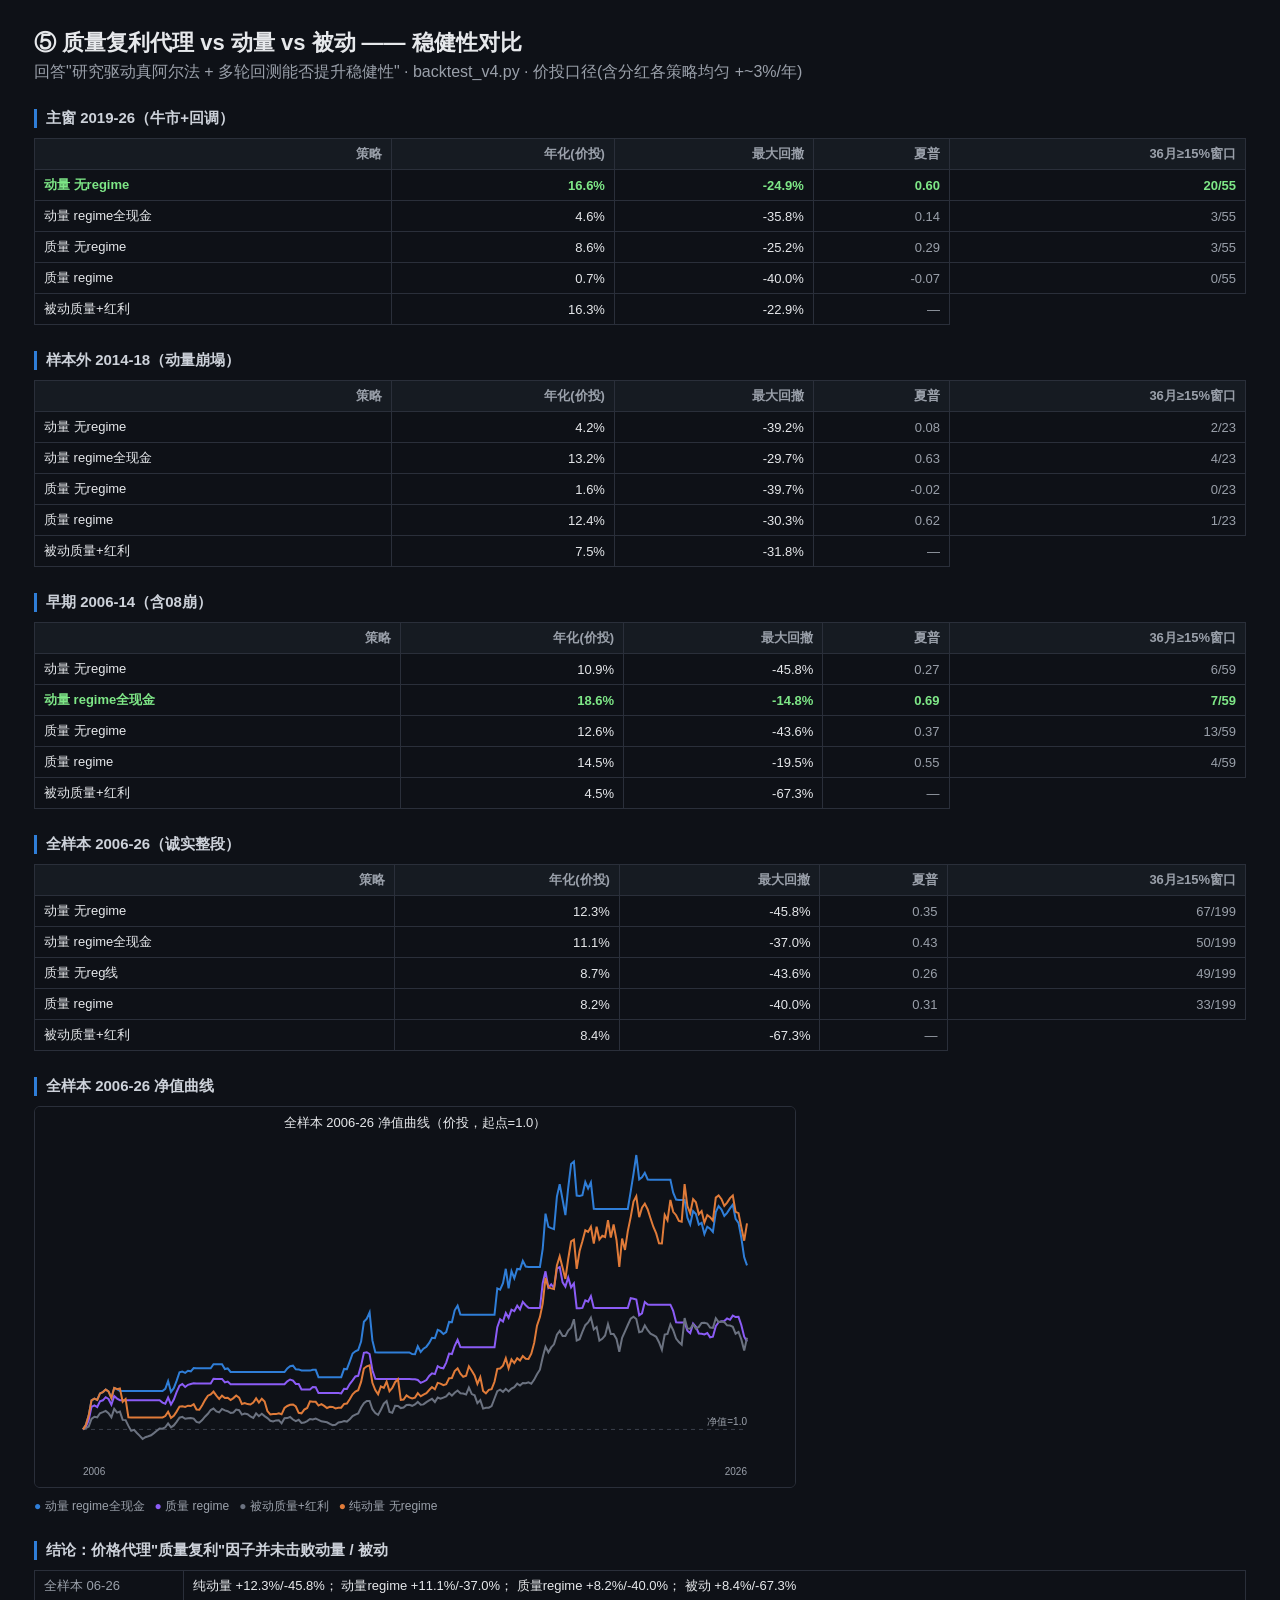
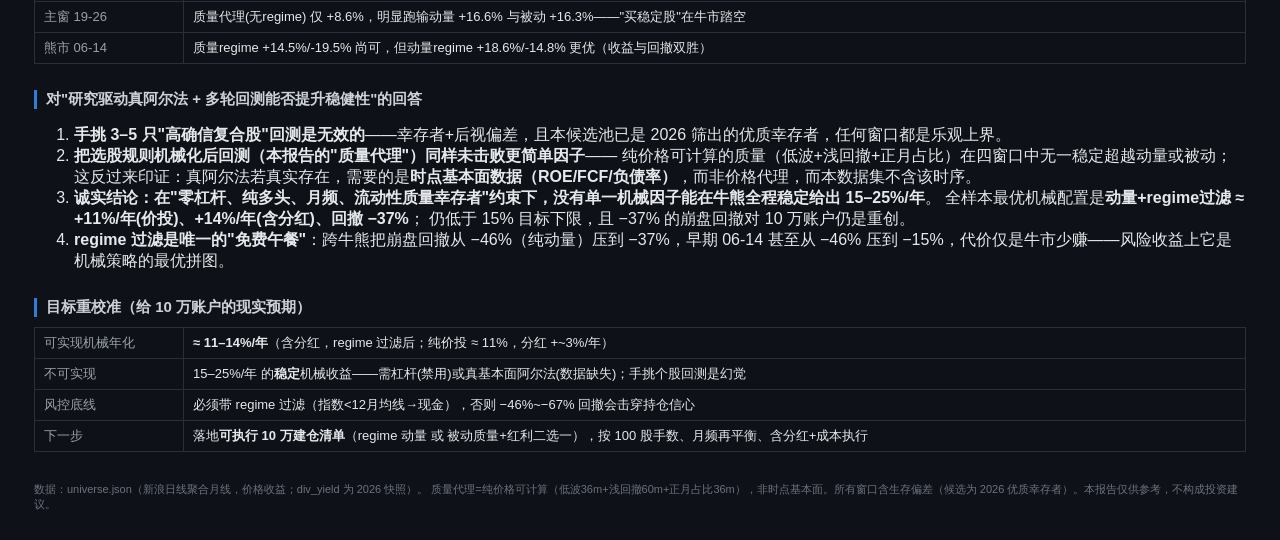
<file: report_v5.html>
<!doctype html><html lang='zh'><head><meta charset='utf-8'>
<style>
 body{background:#0e1117;color:#e6e8eb;font-family:-apple-system,'Segoe UI',Roboto,'Microsoft YaHei',sans-serif;margin:0;padding:28px 34px;}
 h1{font-size:22px;margin:0 0 4px} h2{font-size:16px;color:#9aa0aa;font-weight:500;margin:0 0 22px}
 h3{font-size:15px;margin:26px 0 10px;color:#cdd2da;border-left:3px solid #2f7ed8;padding-left:9px}
 table{border-collapse:collapse;width:100%;margin:8px 0 6px;font-size:13px}
 th,td{border:1px solid #2a2f3a;padding:6px 9px;text-align:right}
 th{background:#161b22;color:#9aa0aa;font-weight:600} td.l{text-align:left}
 td.m{color:#9aa0aa} tr.hi td{color:#7ee787;font-weight:600}
 table.cv td{text-align:left;border-color:#2a2f3a} table.cv td.k{color:#9aa0aa;width:130px;white-space:nowrap}
 .legend{font-size:12px;color:#9aa0aa;margin:6px 0 0} svg{background:#0e1117;border:1px solid #2a2f3a;border-radius:6px}
 footer{margin-top:30px;color:#6b7280;font-size:11px}
</style></head><body>
<h1>⑤ 质量复利代理 vs 动量 vs 被动 —— 稳健性对比</h1>
<h2>回答"研究驱动真阿尔法 + 多轮回测能否提升稳健性" · backtest_v4.py · 价投口径(含分红各策略均匀 +~3%/年)</h2>

    <h3>主窗 2019-26（牛市+回调）</h3>
    <table>
      <thead><tr><th>策略</th><th>年化(价投)</th><th>最大回撤</th><th>夏普</th><th>36月≥15%窗口</th></tr></thead>
      <tbody><tr class='hi'><td class='l'>动量 无regime</td><td>16.6%</td><td>-24.9%</td><td class='m'>0.60</td><td class='m'>20/55</td></tr><tr><td class='l'>动量 regime全现金</td><td>4.6%</td><td>-35.8%</td><td class='m'>0.14</td><td class='m'>3/55</td></tr><tr><td class='l'>质量 无regime</td><td>8.6%</td><td>-25.2%</td><td class='m'>0.29</td><td class='m'>3/55</td></tr><tr><td class='l'>质量 regime</td><td>0.7%</td><td>-40.0%</td><td class='m'>-0.07</td><td class='m'>0/55</td></tr><tr><td class='l'>被动质量+红利</td><td>16.3%</td><td>-22.9%</td><td class='m'>—</td></tr></tbody>
    </table>
    <h3>样本外 2014-18（动量崩塌）</h3>
    <table>
      <thead><tr><th>策略</th><th>年化(价投)</th><th>最大回撤</th><th>夏普</th><th>36月≥15%窗口</th></tr></thead>
      <tbody><tr><td class='l'>动量 无regime</td><td>4.2%</td><td>-39.2%</td><td class='m'>0.08</td><td class='m'>2/23</td></tr><tr><td class='l'>动量 regime全现金</td><td>13.2%</td><td>-29.7%</td><td class='m'>0.63</td><td class='m'>4/23</td></tr><tr><td class='l'>质量 无regime</td><td>1.6%</td><td>-39.7%</td><td class='m'>-0.02</td><td class='m'>0/23</td></tr><tr><td class='l'>质量 regime</td><td>12.4%</td><td>-30.3%</td><td class='m'>0.62</td><td class='m'>1/23</td></tr><tr><td class='l'>被动质量+红利</td><td>7.5%</td><td>-31.8%</td><td class='m'>—</td></tr></tbody>
    </table>
    <h3>早期 2006-14（含08崩）</h3>
    <table>
      <thead><tr><th>策略</th><th>年化(价投)</th><th>最大回撤</th><th>夏普</th><th>36月≥15%窗口</th></tr></thead>
      <tbody><tr><td class='l'>动量 无regime</td><td>10.9%</td><td>-45.8%</td><td class='m'>0.27</td><td class='m'>6/59</td></tr><tr class='hi'><td class='l'>动量 regime全现金</td><td>18.6%</td><td>-14.8%</td><td class='m'>0.69</td><td class='m'>7/59</td></tr><tr><td class='l'>质量 无regime</td><td>12.6%</td><td>-43.6%</td><td class='m'>0.37</td><td class='m'>13/59</td></tr><tr><td class='l'>质量 regime</td><td>14.5%</td><td>-19.5%</td><td class='m'>0.55</td><td class='m'>4/59</td></tr><tr><td class='l'>被动质量+红利</td><td>4.5%</td><td>-67.3%</td><td class='m'>—</td></tr></tbody>
    </table>
    <h3>全样本 2006-26（诚实整段）</h3>
    <table>
      <thead><tr><th>策略</th><th>年化(价投)</th><th>最大回撤</th><th>夏普</th><th>36月≥15%窗口</th></tr></thead>
      <tbody><tr><td class='l'>动量 无regime</td><td>12.3%</td><td>-45.8%</td><td class='m'>0.35</td><td class='m'>67/199</td></tr><tr><td class='l'>动量 regime全现金</td><td>11.1%</td><td>-37.0%</td><td class='m'>0.43</td><td class='m'>50/199</td></tr><tr><td class='l'>质量 无reg线</td><td>8.7%</td><td>-43.6%</td><td class='m'>0.26</td><td class='m'>49/199</td></tr><tr><td class='l'>质量 regime</td><td>8.2%</td><td>-40.0%</td><td class='m'>0.31</td><td class='m'>33/199</td></tr><tr><td class='l'>被动质量+红利</td><td>8.4%</td><td>-67.3%</td><td class='m'>—</td></tr></tbody>
    </table>
<h3>全样本 2006-26 净值曲线</h3>

<svg viewBox='0 0 760 380' width='760' height='380' xmlns='http://www.w3.org/2000/svg'>
  <rect x='0' y='0' width='760' height='380' fill='#0e1117'/>
  <line x1='48' y1='322.424311082519' x2='712' y2='322.424311082519' stroke='#3a3f4b' stroke-dasharray='4 4'/>
  <text x='712' y='318.424311082519' fill='#9aa0aa' font-size='10' text-anchor='end'>净值=1.0</text>
  <polyline points='48.0,322.4 50.8,318.1 53.7,308.6 56.5,293.4 59.4,291.7 62.2,292.9 65.0,286.4 67.9,285.1 70.7,282.6 73.5,284.4 76.4,291.0 79.2,281.1 82.1,282.1 84.9,284.0 87.7,284.1 90.6,284.1 93.4,284.1 96.2,284.1 99.1,284.1 101.9,284.1 104.8,284.1 107.6,284.1 110.4,284.1 113.3,284.1 116.1,284.1 118.9,284.1 121.8,284.1 124.6,284.1 127.5,284.1 130.3,281.8 133.1,274.1 136.0,284.9 138.8,281.2 141.6,273.9 144.5,265.3 147.3,264.6 150.2,265.8 153.0,263.8 155.8,264.3 158.7,261.1 161.5,261.2 164.3,261.2 167.2,261.2 170.0,261.2 172.9,261.2 175.7,261.2 178.5,257.2 181.4,257.3 184.2,257.3 187.0,257.3 189.9,262.0 192.7,261.4 195.6,264.9 198.4,265.0 201.2,265.0 204.1,265.0 206.9,265.0 209.7,265.0 212.6,265.0 215.4,265.0 218.3,265.0 221.1,265.0 223.9,265.0 226.8,265.0 229.6,265.0 232.4,265.0 235.3,265.0 238.1,265.0 241.0,265.0 243.8,265.0 246.6,265.0 249.5,265.0 252.3,261.4 255.1,259.3 258.0,258.7 260.8,262.3 263.7,262.4 266.5,263.5 269.3,263.6 272.2,263.6 275.0,263.6 277.8,262.7 280.7,262.8 283.5,270.2 286.4,270.3 289.2,270.3 292.0,270.3 294.9,270.3 297.7,270.3 300.5,270.3 303.4,270.3 306.2,270.2 309.1,261.9 311.9,262.2 314.7,254.7 317.6,246.5 320.4,244.3 323.2,243.0 326.1,234.6 328.9,214.8 331.8,211.6 334.6,205.3 337.4,233.4 340.3,245.3 343.1,245.4 345.9,245.4 348.8,245.4 351.6,245.4 354.5,245.4 357.3,245.4 360.1,245.4 363.0,245.4 365.8,245.4 368.6,245.4 371.5,245.4 374.3,245.4 377.2,247.1 380.0,247.2 382.8,239.3 385.7,244.9 388.5,241.7 391.4,239.7 394.2,235.9 397.0,230.8 399.9,231.2 402.7,222.9 405.5,224.2 408.4,227.0 411.2,225.1 414.1,214.9 416.9,215.2 419.7,203.3 422.6,198.6 425.4,207.6 428.2,207.7 431.1,207.7 433.9,207.7 436.8,207.7 439.6,207.7 442.4,207.7 445.3,207.7 448.1,207.7 450.9,207.7 453.8,207.7 456.6,207.7 459.5,207.7 462.3,181.4 465.1,182.7 468.0,176.2 470.8,161.8 473.6,181.3 476.5,164.1 479.3,171.2 482.2,161.9 485.0,162.3 487.8,153.9 490.7,159.5 493.5,159.9 496.3,160.1 499.2,160.1 502.0,160.1 504.9,160.1 507.7,141.8 510.5,106.6 513.4,119.9 516.2,121.1 519.0,122.1 521.9,89.6 524.7,77.1 527.6,92.8 530.4,108.1 533.2,80.9 536.1,56.9 538.9,54.6 541.7,88.6 544.6,88.9 547.4,88.2 550.3,75.0 553.1,81.5 555.9,75.4 558.8,101.7 561.6,101.9 564.4,101.9 567.3,101.9 570.1,101.9 573.0,101.9 575.8,101.9 578.6,101.9 581.5,101.9 584.3,101.9 587.1,101.9 590.0,101.9 592.8,101.9 595.7,84.3 598.5,66.9 601.3,48.0 604.2,72.4 607.0,70.3 609.8,65.8 612.7,72.5 615.5,72.8 618.4,72.8 621.2,72.8 624.0,72.8 626.9,72.8 629.7,72.8 632.5,72.8 635.4,72.8 638.2,85.7 641.1,92.6 643.9,92.9 646.7,92.9 649.6,92.9 652.4,110.7 655.2,117.4 658.1,104.0 660.9,107.0 663.8,117.6 666.6,115.9 669.4,127.0 672.3,119.7 675.1,121.7 677.9,125.0 680.8,105.1 683.6,99.1 686.5,102.5 689.3,108.9 692.1,105.8 695.0,101.4 697.8,97.7 700.6,111.8 703.5,115.8 706.3,130.6 709.2,150.3 712.0,158.4' fill='none' stroke='#2f7ed8' stroke-width='2'/><polyline points='48.0,322.4 50.8,319.9 53.7,313.2 56.5,299.9 59.4,298.4 62.2,300.0 65.0,294.4 67.9,293.3 70.7,290.2 73.5,292.0 76.4,297.7 79.2,289.1 82.1,291.6 84.9,293.2 87.7,293.2 90.6,293.2 93.4,293.2 96.2,293.2 99.1,293.2 101.9,293.2 104.8,293.2 107.6,293.2 110.4,293.2 113.3,293.2 116.1,293.2 118.9,293.2 121.8,293.2 124.6,293.2 127.5,295.6 130.3,296.7 133.1,290.5 136.0,297.5 138.8,292.6 141.6,285.2 144.5,278.7 147.3,277.1 150.2,280.0 153.0,277.8 155.8,277.0 158.7,276.3 161.5,276.4 164.3,276.4 167.2,276.4 170.0,276.4 172.9,276.4 175.7,276.4 178.5,271.8 181.4,271.9 184.2,271.9 187.0,271.9 189.9,275.4 192.7,274.6 195.6,277.2 198.4,277.3 201.2,277.3 204.1,277.3 206.9,277.3 209.7,277.3 212.6,277.3 215.4,277.3 218.3,277.3 221.1,277.3 223.9,277.3 226.8,277.3 229.6,277.3 232.4,277.3 235.3,277.3 238.1,277.3 241.0,277.3 243.8,277.3 246.6,277.3 249.5,277.3 252.3,274.3 255.1,272.5 258.0,273.6 260.8,276.9 263.7,277.0 266.5,282.5 269.3,282.5 272.2,282.5 275.0,282.5 277.8,280.1 280.7,280.2 283.5,286.1 286.4,286.1 289.2,286.1 292.0,286.1 294.9,286.1 297.7,286.1 300.5,286.1 303.4,286.1 306.2,286.4 309.1,281.7 311.9,281.9 314.7,277.0 317.6,273.4 320.4,269.5 323.2,268.8 326.1,258.6 328.9,245.9 331.8,245.2 334.6,247.0 337.4,263.2 340.3,271.9 343.1,272.0 345.9,272.0 348.8,272.0 351.6,272.0 354.5,272.0 357.3,272.0 360.1,272.0 363.0,272.0 365.8,272.0 368.6,272.0 371.5,272.0 374.3,272.0 377.2,272.2 380.0,272.3 382.8,273.0 385.7,275.9 388.5,274.6 391.4,273.1 394.2,269.0 397.0,266.3 399.9,267.1 402.7,259.2 405.5,260.8 408.4,261.3 411.2,255.6 414.1,246.6 416.9,247.1 419.7,238.8 422.6,232.8 425.4,240.1 428.2,240.2 431.1,240.2 433.9,240.2 436.8,240.2 439.6,240.2 442.4,240.2 445.3,240.2 448.1,240.2 450.9,240.2 453.8,240.2 456.6,240.2 459.5,240.2 462.3,220.2 465.1,212.2 468.0,214.5 470.8,205.9 473.6,210.8 476.5,202.7 479.3,204.1 482.2,198.7 485.0,202.4 487.8,194.9 490.7,198.2 493.5,200.8 496.3,201.0 499.2,201.0 502.0,201.0 504.9,201.0 507.7,176.2 510.5,164.3 513.4,180.7 516.2,177.4 519.0,181.1 521.9,161.7 524.7,160.0 527.6,175.4 530.4,179.6 533.2,170.4 536.1,180.4 538.9,176.4 541.7,201.2 544.6,201.3 547.4,200.9 550.3,193.4 553.1,194.7 555.9,189.1 558.8,200.9 561.6,201.1 564.4,201.1 567.3,201.1 570.1,201.1 573.0,201.1 575.8,201.1 578.6,201.1 581.5,201.1 584.3,201.1 587.1,201.1 590.0,201.1 592.8,201.1 595.7,191.1 598.5,191.7 601.3,192.6 604.2,208.3 607.0,206.3 609.8,195.0 612.7,197.5 615.5,197.7 618.4,197.7 621.2,197.7 624.0,197.7 626.9,197.7 629.7,197.7 632.5,197.7 635.4,197.7 638.2,203.9 641.1,215.2 643.9,215.4 646.7,215.4 649.6,215.4 652.4,223.7 655.2,226.2 658.1,216.6 660.9,219.9 663.8,226.5 666.6,226.8 669.4,227.4 672.3,226.0 675.1,230.4 677.9,229.7 680.8,219.3 683.6,215.3 686.5,214.3 689.3,214.0 692.1,211.4 695.0,212.8 697.8,208.6 700.6,210.1 703.5,209.9 706.3,218.0 709.2,229.7 712.0,234.5' fill='none' stroke='#8b5cf6' stroke-width='2'/><polyline points='48.0,322.4 50.8,321.2 53.7,319.5 56.5,311.9 59.4,309.8 62.2,310.3 65.0,306.2 67.9,305.1 70.7,303.9 73.5,306.1 76.4,310.3 79.2,301.9 82.1,305.6 84.9,304.6 87.7,312.9 90.6,313.1 93.4,318.9 96.2,323.9 99.1,322.9 101.9,326.0 104.8,328.9 107.6,332.0 110.4,330.2 113.3,329.3 116.1,328.3 118.9,326.1 121.8,323.7 124.6,321.6 127.5,321.7 130.3,320.3 133.1,316.4 136.0,320.3 138.8,318.4 141.6,314.8 144.5,310.7 147.3,309.9 150.2,311.8 153.0,311.2 155.8,311.0 158.7,311.6 161.5,314.9 164.3,315.7 167.2,313.1 170.0,309.7 172.9,306.8 175.7,303.0 178.5,301.5 181.4,304.4 184.2,305.4 187.0,301.9 189.9,303.4 192.7,304.2 195.6,305.9 198.4,305.5 201.2,302.6 204.1,303.2 206.9,307.6 209.7,306.6 212.6,307.2 215.4,309.5 218.3,311.0 221.1,306.4 223.9,309.2 226.8,306.7 229.6,309.1 232.4,311.1 235.3,313.8 238.1,314.4 241.0,313.4 243.8,313.2 246.6,316.3 249.5,311.2 252.3,311.1 255.1,310.0 258.0,312.5 260.8,314.2 263.7,312.8 266.5,315.9 269.3,315.6 272.2,314.1 275.0,312.0 277.8,312.5 280.7,311.6 283.5,312.8 286.4,314.3 289.2,314.7 292.0,315.3 294.9,316.8 297.7,318.1 300.5,317.7 303.4,315.4 306.2,315.1 309.1,314.1 311.9,314.6 314.7,312.4 317.6,309.0 320.4,307.6 323.2,306.5 326.1,300.5 328.9,296.1 331.8,294.0 334.6,294.0 337.4,302.2 340.3,306.0 343.1,307.9 345.9,302.7 348.8,296.7 351.6,294.1 354.5,305.0 357.3,305.8 360.1,298.8 363.0,299.0 365.8,301.1 368.6,300.5 371.5,297.9 374.3,297.7 377.2,298.8 380.0,297.5 382.8,294.9 385.7,297.7 388.5,297.4 391.4,295.1 394.2,293.3 397.0,291.8 399.9,295.0 402.7,290.5 405.5,291.7 408.4,290.6 411.2,289.5 414.1,286.1 416.9,288.6 419.7,285.8 422.6,283.5 425.4,286.2 428.2,286.5 431.1,287.5 433.9,280.6 436.8,287.1 439.6,288.3 442.4,296.2 445.3,293.1 448.1,301.6 450.9,300.8 453.8,300.7 456.6,299.1 459.5,291.5 462.3,284.2 465.1,282.6 468.0,284.8 470.8,281.8 473.6,284.4 476.5,281.5 479.3,280.2 482.2,276.7 485.0,278.6 487.8,276.0 490.7,276.2 493.5,275.4 496.3,276.8 499.2,272.6 502.0,267.3 504.9,262.7 507.7,250.2 510.5,239.7 513.4,245.3 516.2,240.4 519.0,237.3 521.9,227.6 524.7,223.9 527.6,228.9 530.4,228.9 533.2,223.6 536.1,220.7 538.9,212.2 541.7,233.5 544.6,232.2 547.4,224.9 550.3,218.2 553.1,215.5 555.9,210.7 558.8,222.4 561.6,220.0 564.4,233.7 567.3,231.8 570.1,228.5 573.0,217.1 575.8,227.0 578.6,227.1 581.5,231.9 584.3,244.7 587.1,230.8 590.0,224.4 592.8,218.0 595.7,211.7 598.5,209.7 601.3,212.1 604.2,225.2 607.0,224.5 609.8,218.4 612.7,223.2 615.5,226.6 618.4,228.2 621.2,229.8 624.0,235.2 626.9,242.8 629.7,227.5 632.5,226.9 635.4,217.4 638.2,223.2 641.1,231.5 643.9,235.1 646.7,237.6 649.6,211.1 652.4,221.4 655.2,221.7 658.1,217.5 660.9,221.7 663.8,219.9 666.6,215.9 669.4,215.7 672.3,216.5 675.1,220.6 677.9,221.0 680.8,211.3 683.6,215.1 686.5,214.5 689.3,215.2 692.1,218.3 695.0,218.6 697.8,219.8 700.6,226.7 703.5,224.9 706.3,232.4 709.2,243.6 712.0,230.7' fill='none' stroke='#6b7280' stroke-width='2'/><polyline points='48.0,322.4 50.8,318.1 53.7,308.6 56.5,293.4 59.4,291.7 62.2,292.9 65.0,286.4 67.9,285.1 70.7,282.6 73.5,284.4 76.4,291.0 79.2,280.8 82.1,282.2 84.9,281.5 87.7,294.8 90.6,292.0 93.4,310.4 96.2,310.5 99.1,310.5 101.9,310.5 104.8,310.5 107.6,310.5 110.4,310.5 113.3,310.5 116.1,310.5 118.9,310.5 121.8,310.5 124.6,310.5 127.5,310.5 130.3,309.1 133.1,304.7 136.0,310.9 138.8,308.8 141.6,304.6 144.5,299.6 147.3,299.2 150.2,299.9 153.0,298.7 155.8,299.0 158.7,297.2 161.5,302.5 164.3,302.7 167.2,298.2 170.0,293.1 172.9,288.7 175.7,287.4 178.5,284.6 181.4,288.7 184.2,291.9 187.0,288.7 189.9,291.0 192.7,290.7 195.6,293.0 198.4,291.1 201.2,288.5 204.1,290.7 206.9,297.0 209.7,296.0 212.6,297.1 215.4,297.5 218.3,295.6 221.1,291.4 223.9,295.6 226.8,291.7 229.6,294.5 232.4,304.1 235.3,307.5 238.1,307.0 241.0,307.1 243.8,306.2 246.6,307.3 249.5,301.0 252.3,299.0 255.1,297.8 258.0,297.5 260.8,299.5 263.7,305.8 266.5,306.3 269.3,302.6 272.2,301.0 275.0,294.3 277.8,294.7 280.7,294.8 283.5,298.6 286.4,297.2 289.2,298.9 292.0,301.0 294.9,299.8 297.7,299.9 300.5,301.4 303.4,300.8 306.2,300.7 309.1,296.9 311.9,296.6 314.7,292.2 317.6,287.3 320.4,284.5 323.2,283.2 326.1,274.9 328.9,261.5 331.8,259.3 334.6,258.3 337.4,275.8 340.3,283.0 343.1,287.2 345.9,279.4 348.8,280.9 351.6,274.6 354.5,284.2 357.3,280.9 360.1,275.2 363.0,272.2 365.8,292.9 368.6,292.6 371.5,288.4 374.3,290.4 377.2,291.4 380.0,290.6 382.8,286.1 385.7,289.3 388.5,287.6 391.4,286.1 394.2,283.0 397.0,280.1 399.9,282.3 402.7,275.9 405.5,276.6 408.4,278.2 411.2,277.1 414.1,271.3 416.9,271.0 419.7,264.1 422.6,261.4 425.4,266.6 428.2,269.8 431.1,268.7 433.9,259.3 436.8,263.8 439.6,268.4 442.4,276.9 445.3,270.1 448.1,283.9 450.9,286.3 453.8,282.8 456.6,282.1 459.5,274.8 462.3,261.8 465.1,261.5 468.0,258.6 470.8,251.2 473.6,261.3 476.5,252.4 479.3,256.0 482.2,251.2 485.0,253.6 487.8,249.0 490.7,251.8 493.5,252.0 496.3,246.7 499.2,235.9 502.0,218.7 504.9,210.1 507.7,196.6 510.5,170.8 513.4,180.5 516.2,181.4 519.0,182.1 521.9,158.4 524.7,149.2 527.6,160.7 530.4,171.9 533.2,152.0 536.1,134.4 538.9,132.7 541.7,161.9 544.6,144.0 547.4,134.3 550.3,123.3 553.1,124.9 555.9,119.8 558.8,136.5 561.6,119.6 564.4,132.5 567.3,128.8 570.1,130.0 573.0,113.1 575.8,130.6 578.6,117.5 581.5,133.0 584.3,160.0 587.1,131.5 590.0,142.9 592.8,124.1 595.7,110.1 598.5,94.5 601.3,89.2 604.2,110.2 607.0,100.6 609.8,96.6 612.7,102.5 615.5,111.2 618.4,120.0 621.2,126.4 624.0,136.2 626.9,136.5 629.7,108.0 632.5,113.3 635.4,92.9 638.2,104.8 641.1,108.2 643.9,113.9 646.7,114.7 649.6,77.2 652.4,99.1 655.2,106.2 658.1,92.1 660.9,95.3 663.8,107.1 666.6,104.0 669.4,115.7 672.3,108.0 675.1,110.1 677.9,113.6 680.8,90.6 683.6,88.5 686.5,92.2 689.3,98.9 692.1,95.6 695.0,91.1 697.8,88.5 700.6,104.9 703.5,106.2 706.3,120.1 709.2,133.7 712.0,116.4' fill='none' stroke='#e07b39' stroke-width='2'/>
  <text x='48' y='368' fill='#9aa0aa' font-size='10'>2006</text>
  <text x='712' y='368' fill='#9aa0aa' font-size='10' text-anchor='end'>2026</text>
  <text x='380.0' y='20' fill='#e6e8eb' font-size='13' text-anchor='middle'>全样本 2006-26 净值曲线（价投，起点=1.0）</text>
</svg>
<div class='legend'><span style='color:#2f7ed8;font-weight:600'>●</span> 动量 regime全现金 &nbsp; <span style='color:#8b5cf6;font-weight:600'>●</span> 质量 regime &nbsp; <span style='color:#6b7280;font-weight:600'>●</span> 被动质量+红利 &nbsp; <span style='color:#e07b39;font-weight:600'>●</span> 纯动量 无regime &nbsp; </div>

<h3>结论：价格代理"质量复利"因子并未击败动量 / 被动</h3>
<table class='cv'>
  <tbody>
    <tr><td class='k'>全样本 06-26</td>
        <td>纯动量 +12.3%/-45.8%；
            动量regime +11.1%/-37.0%；
            质量regime +8.2%/-40.0%；
            被动 +8.4%/-67.3%</td></tr>
    <tr><td class='k'>主窗 19-26</td>
        <td>质量代理(无regime) 仅 +8.6%，明显跑输动量 +16.6% 与被动 +16.3%——"买稳定股"在牛市踏空</td></tr>
    <tr><td class='k'>熊市 06-14</td>
        <td>质量regime +14.5%/-19.5% 尚可，但动量regime +18.6%/-14.8% 更优（收益与回撤双胜）</td></tr>
  </tbody>
</table>

<h3>对"研究驱动真阿尔法 + 多轮回测能否提升稳健性"的回答</h3>
<ol>
  <li><b>手挑 3–5 只"高确信复合股"回测是无效的</b>——幸存者+后视偏差，且本候选池已是 2026 筛出的优质幸存者，任何窗口都是乐观上界。</li>
  <li><b>把选股规则机械化后回测（本报告的"质量代理"）同样未击败更简单因子</b>——
      纯价格可计算的质量（低波+浅回撤+正月占比）在四窗口中无一稳定超越动量或被动；这反过来印证：真阿尔法若真实存在，需要的是<b>时点基本面数据（ROE/FCF/负债率）</b>，而非价格代理，而本数据集不含该时序。</li>
  <li><b>诚实结论：在"零杠杆、纯多头、月频、流动性质量幸存者"约束下，没有单一机械因子能在牛熊全程稳定给出 15–25%/年</b>。
      全样本最优机械配置是<b>动量+regime过滤 ≈ +11%/年(价投)、+14%/年(含分红)、回撤 −37%</b>；
      仍低于 15% 目标下限，且 −37% 的崩盘回撤对 10 万账户仍是重创。</li>
  <li><b>regime 过滤是唯一的"免费午餐"</b>：跨牛熊把崩盘回撤从 −46%（纯动量）压到 −37%，早期 06-14 甚至从 −46% 压到 −15%，代价仅是牛市少赚——风险收益上它是机械策略的最优拼图。</li>
</ol>

<h3>目标重校准（给 10 万账户的现实预期）</h3>
<table class='cv'>
  <tbody>
    <tr><td class='k'>可实现机械年化</td><td><b>≈ 11–14%/年</b>（含分红，regime 过滤后；纯价投 ≈ 11%，分红 +~3%/年）</td></tr>
    <tr><td class='k'>不可实现</td><td>15–25%/年 的<b>稳定</b>机械收益——需杠杆(禁用)或真基本面阿尔法(数据缺失)；手挑个股回测是幻觉</td></tr>
    <tr><td class='k'>风控底线</td><td>必须带 regime 过滤（指数<12月均线→现金），否则 −46%~−67% 回撤会击穿持仓信心</td></tr>
    <tr><td class='k'>下一步</td><td>落地<b>可执行 10 万建仓清单</b>（regime 动量 或 被动质量+红利二选一），按 100 股手数、月频再平衡、含分红+成本执行</td></tr>
  </tbody>
</table>
<footer>数据：universe.json（新浪日线聚合月线，价格收益；div_yield 为 2026 快照）。
质量代理=纯价格可计算（低波36m+浅回撤60m+正月占比36m），非时点基本面。所有窗口含生存偏差（候选为 2026 优质幸存者）。本报告仅供参考，不构成投资建议。</footer>
</body></html>
</file>
